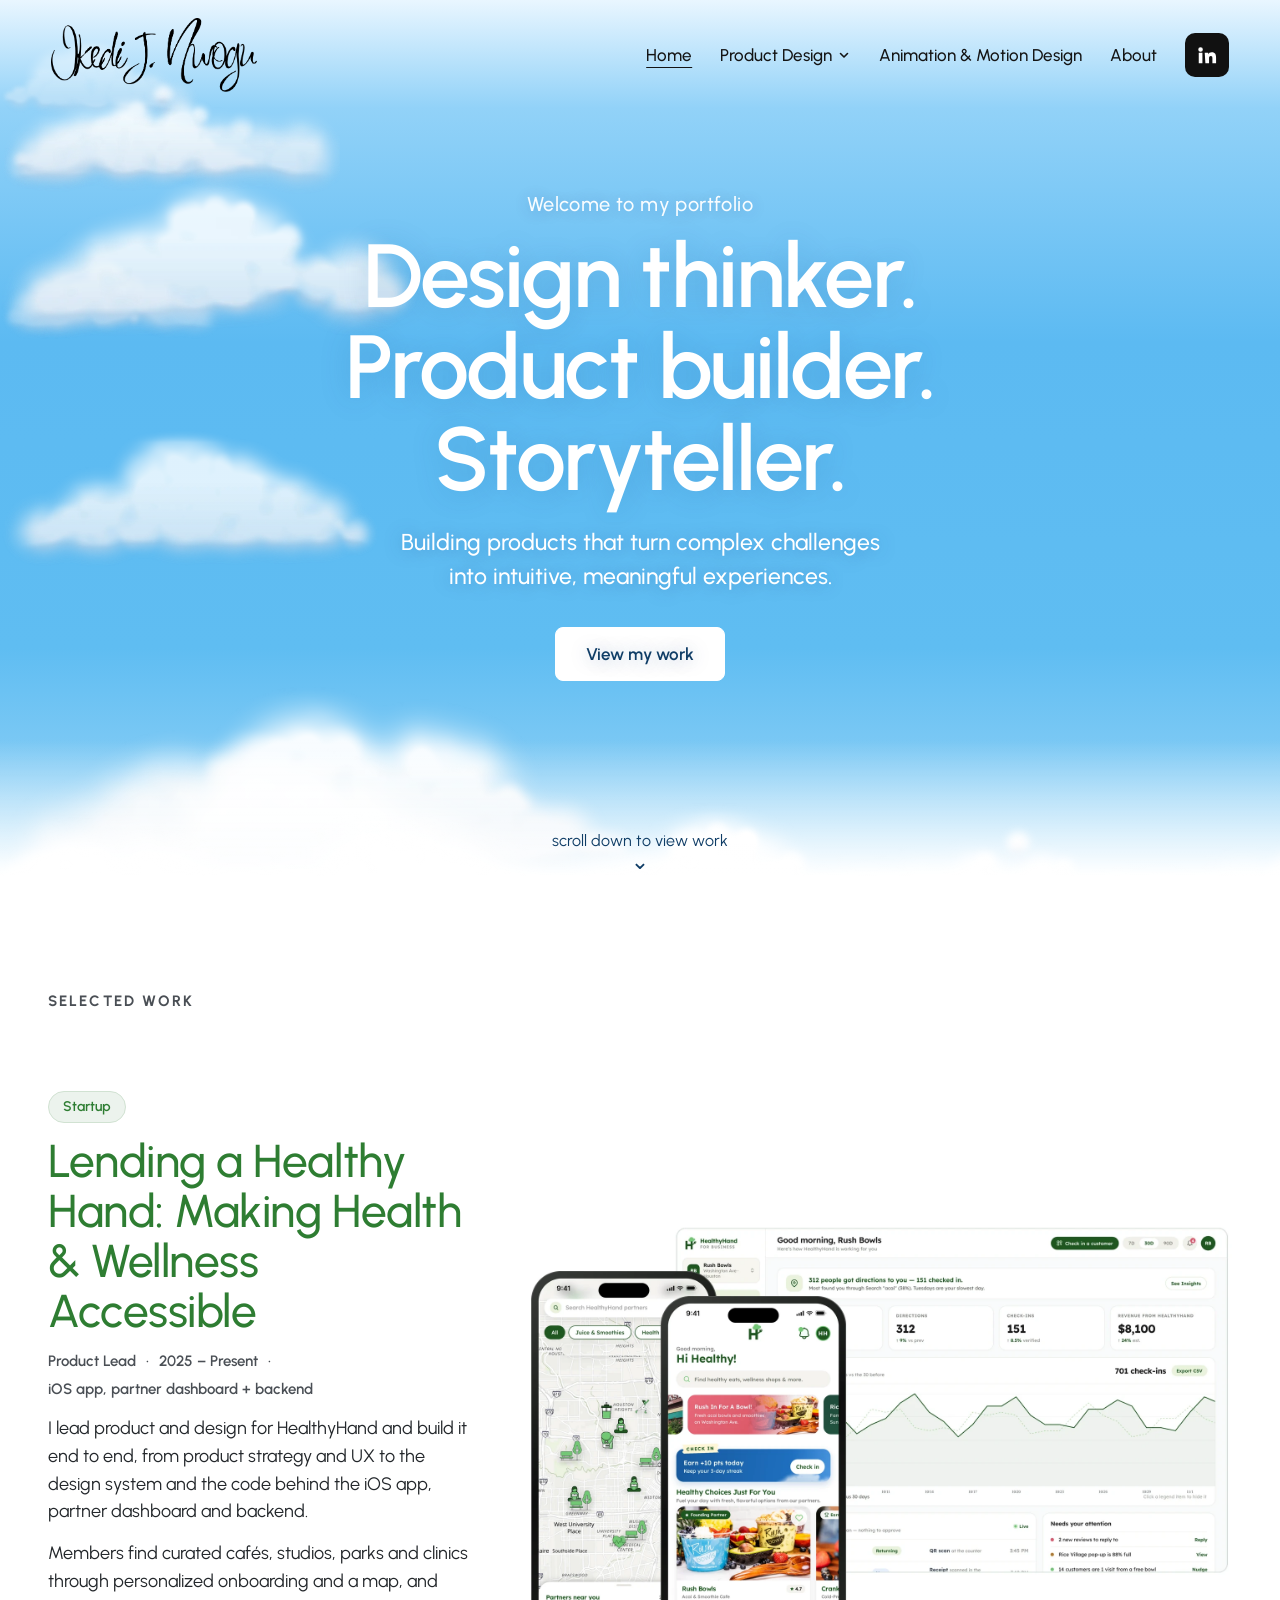
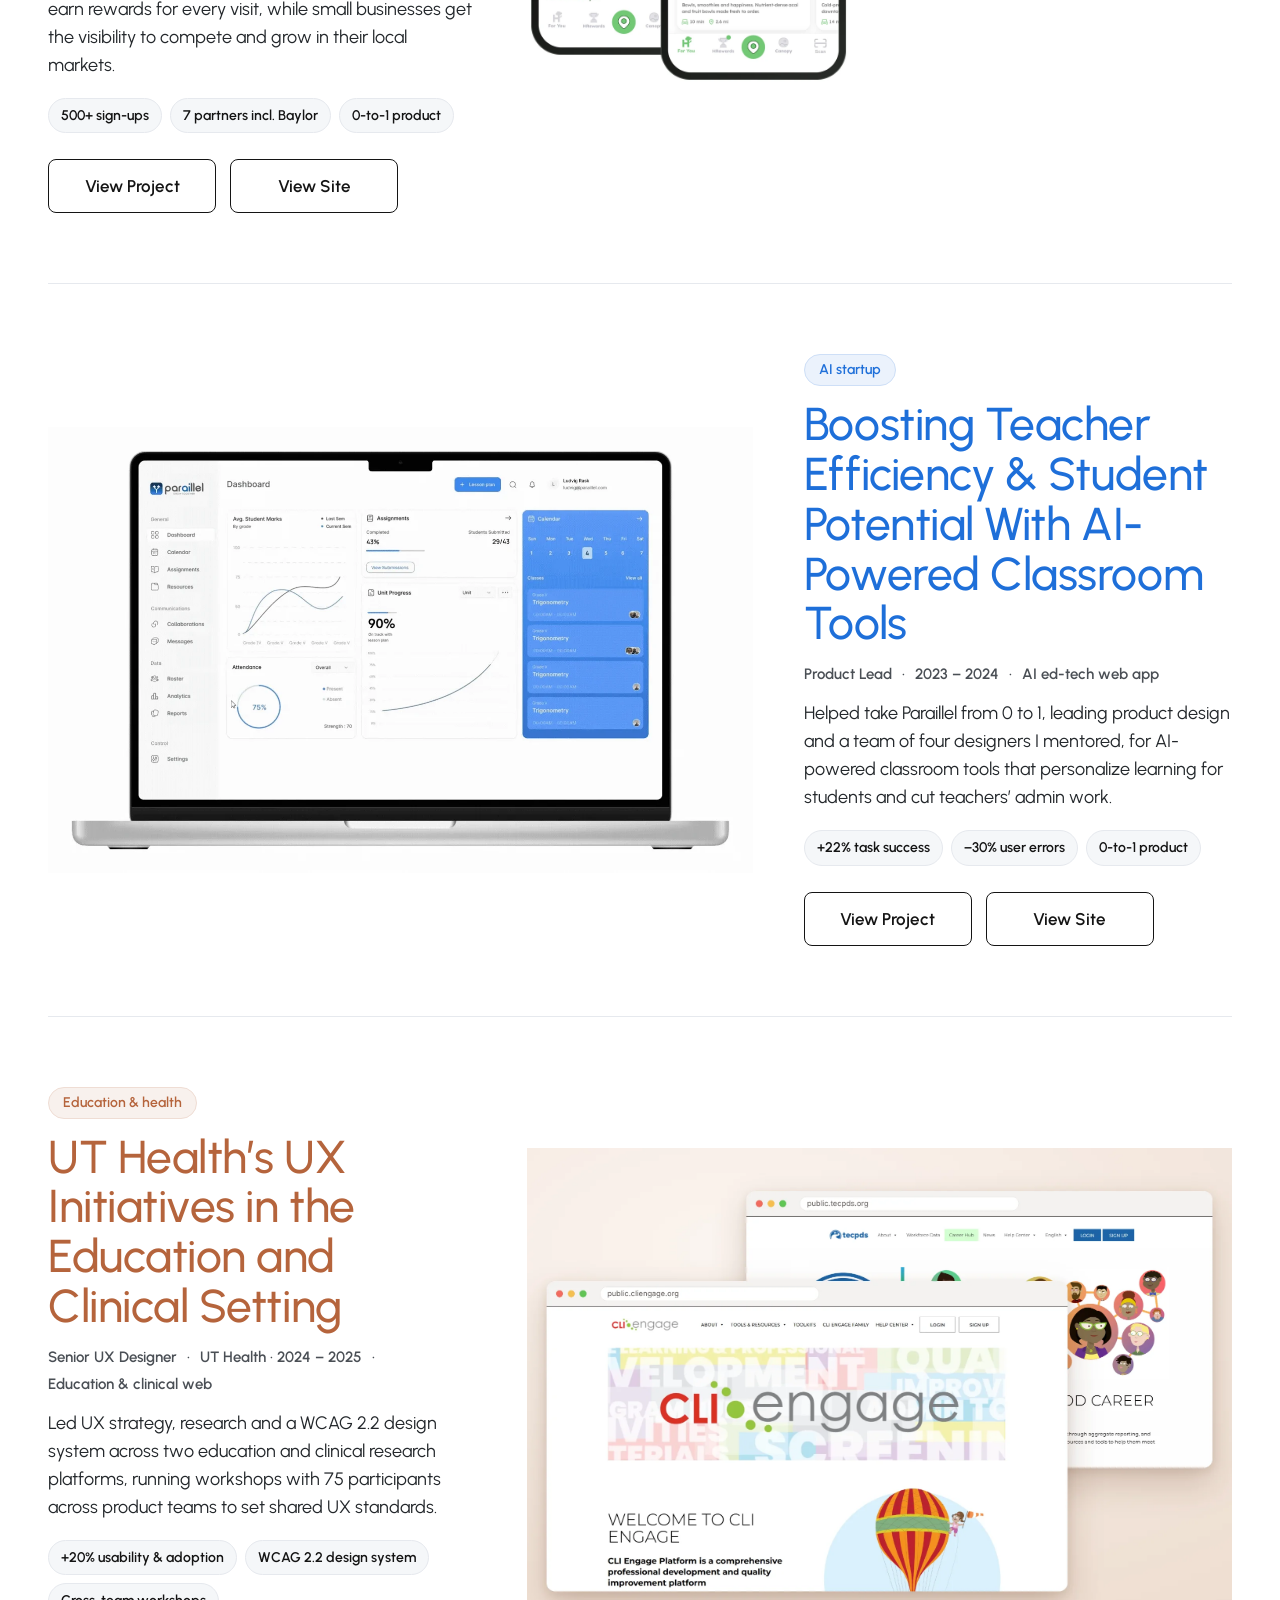
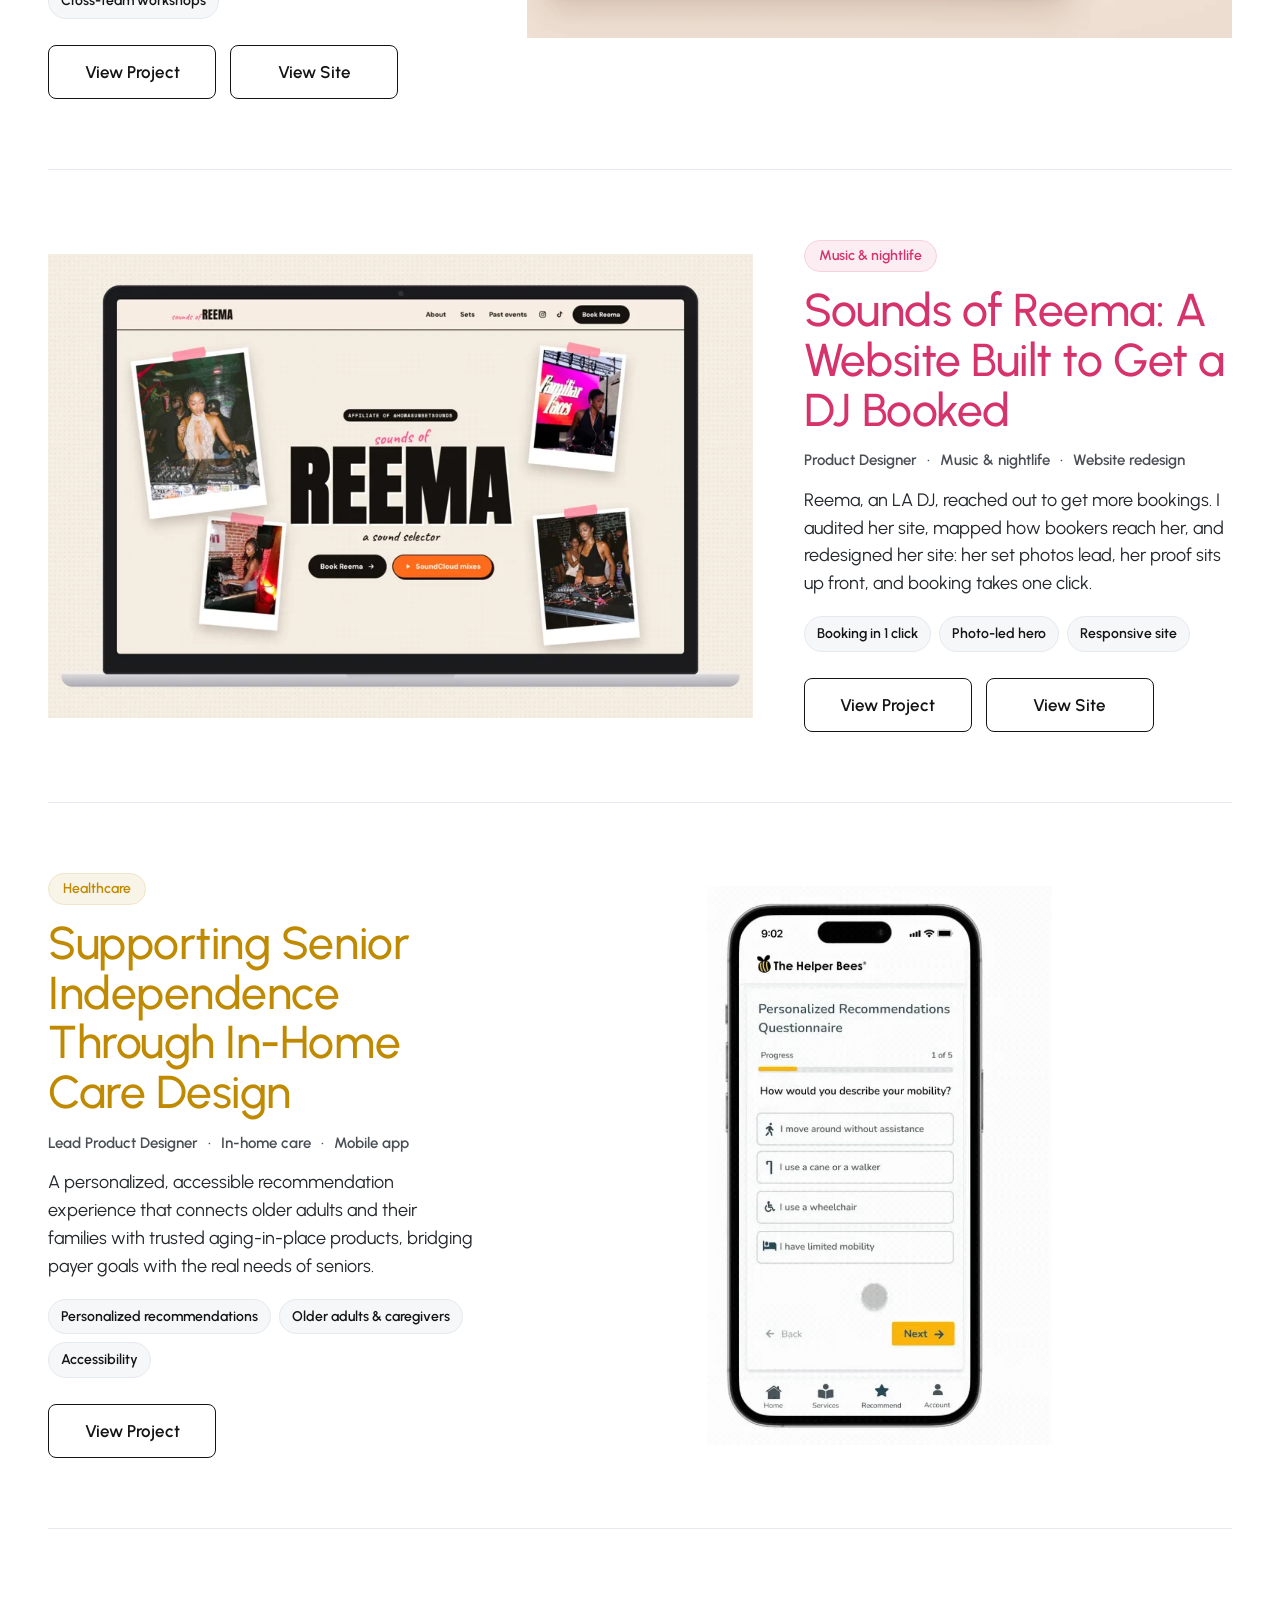
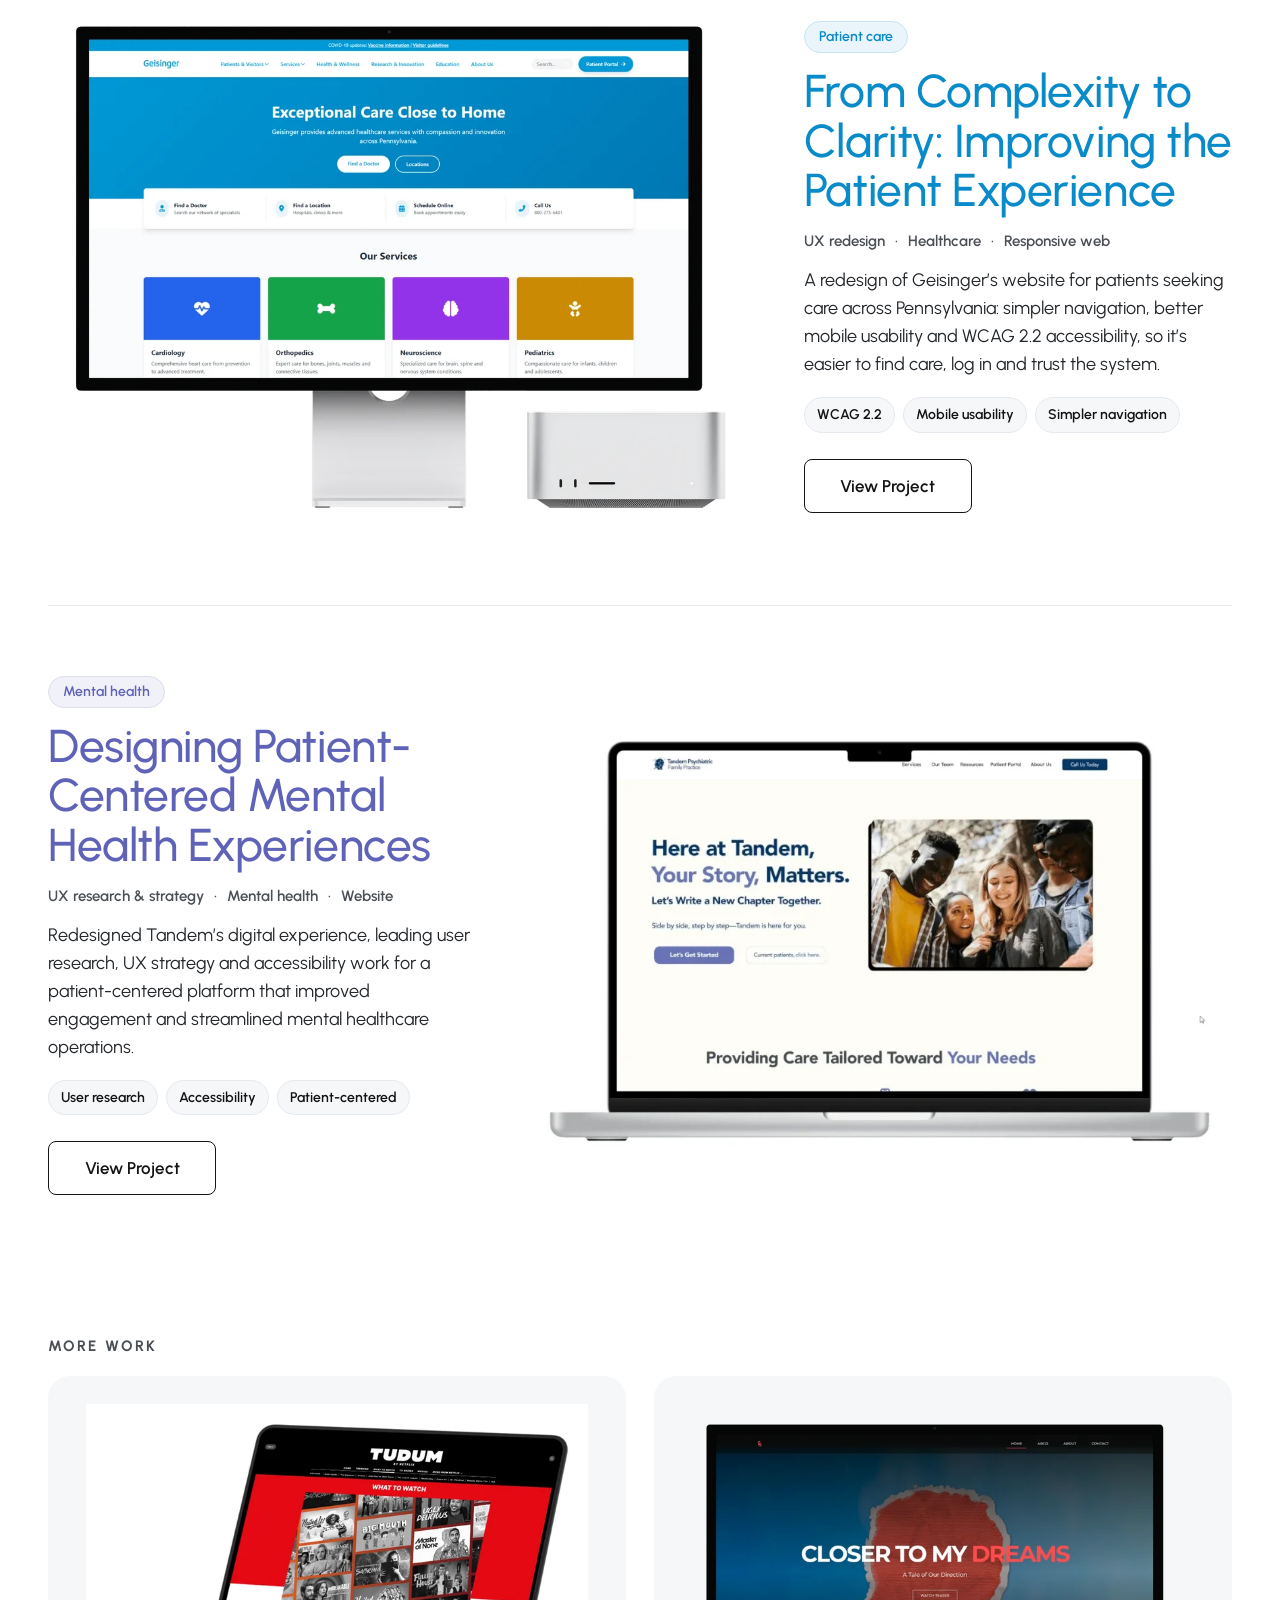
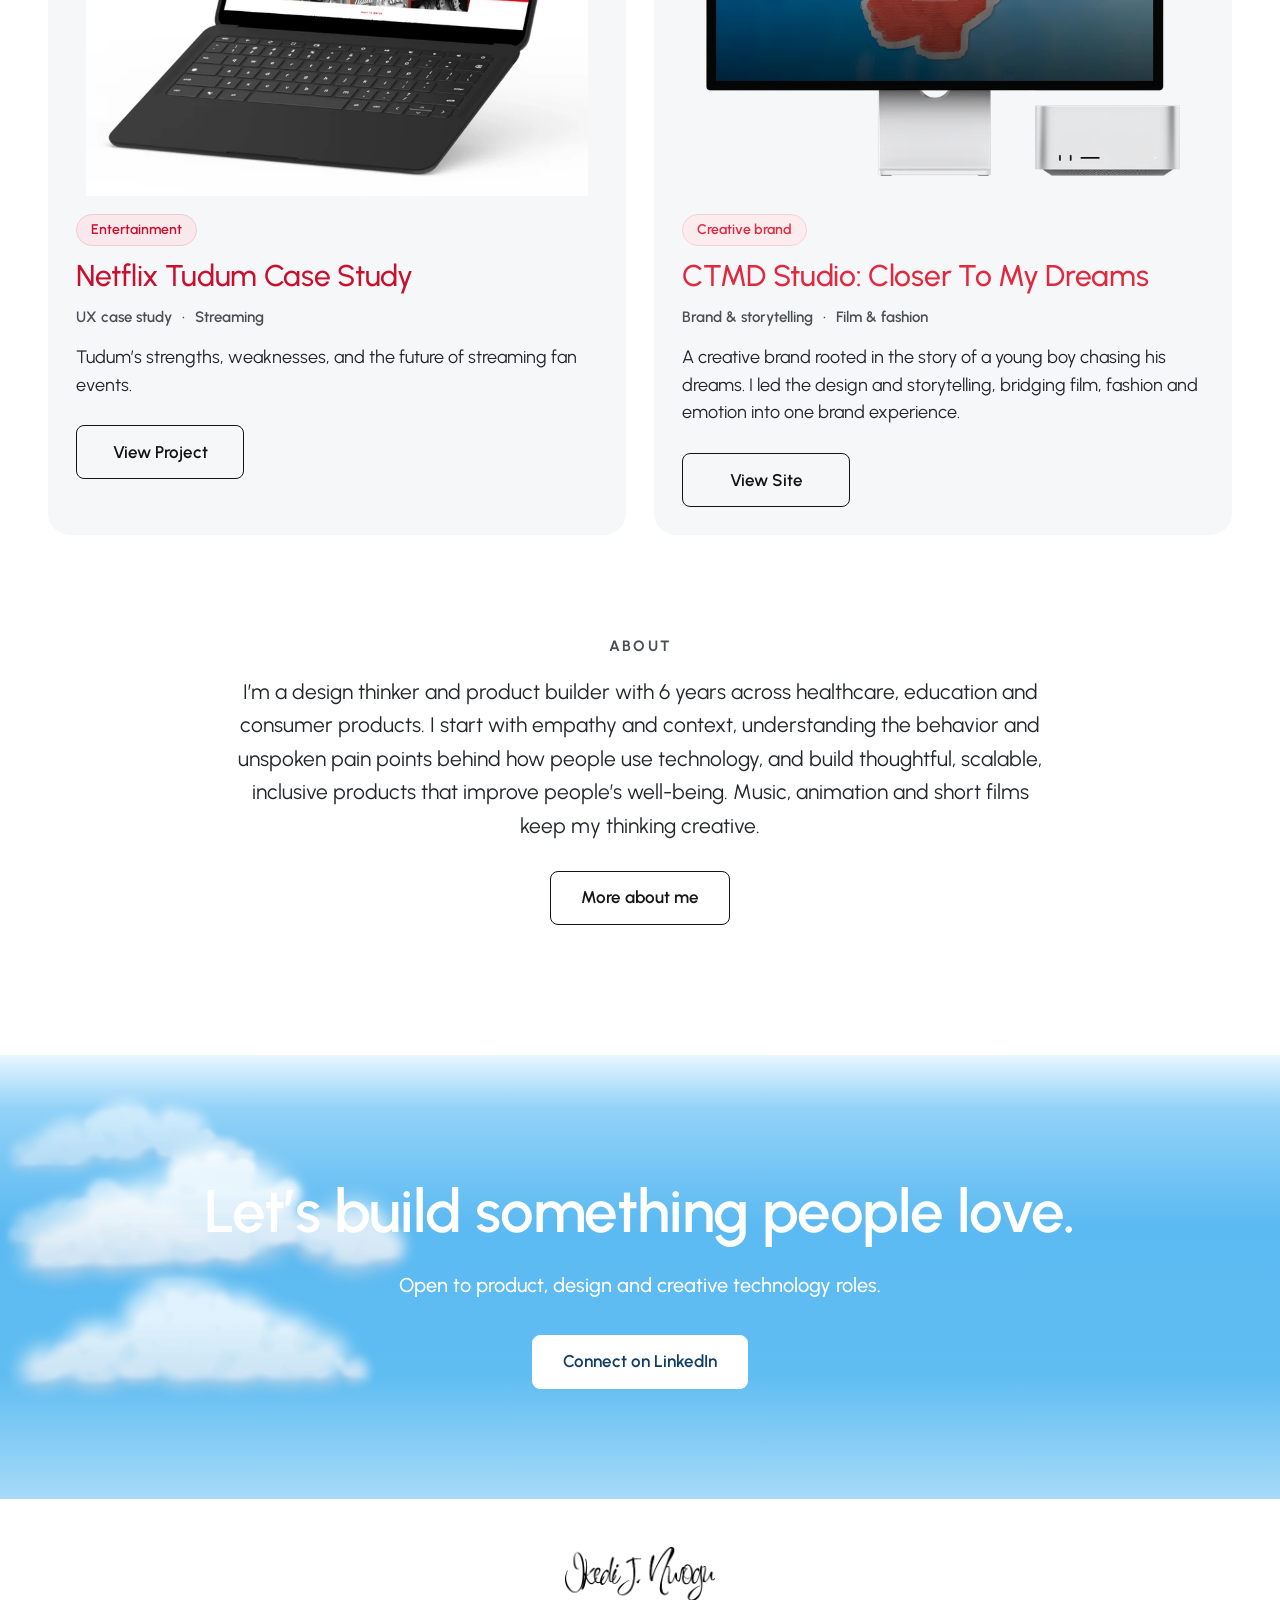
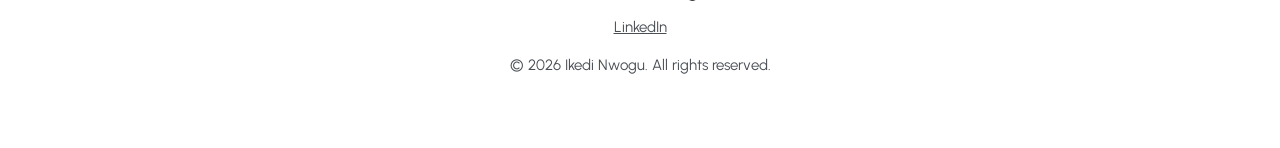
<file: index.html>
<!doctype html>
<html lang="en">
<head>
<meta charset="utf-8">
<meta name="viewport" content="width=device-width, initial-scale=1">
<title>Ikedi J. Nwogu · Design thinker, product builder, storyteller</title>
<meta name="description" content="Ikedi (Justice) Nwogu builds products that turn complex challenges into intuitive, meaningful experiences.">
<meta property="og:title" content="Ikedi J. Nwogu · Design thinker, product builder, storyteller">
<meta property="og:description" content="Ikedi (Justice) Nwogu builds products that turn complex challenges into intuitive, meaningful experiences.">
<meta property="og:image" content="https://www.ijnwogu.com/assets/img/og.jpg">
<meta property="og:url" content="https://www.ijnwogu.com/">
<meta name="twitter:card" content="summary_large_image">
<link rel="icon" href="assets/img/favicon.png">
<link rel="preload" href="assets/fonts/urbanist-latin-500-normal.woff2" as="font" type="font/woff2" crossorigin>
<link rel="stylesheet" href="css/site.css">
</head>
<body class="v-a">
<a class="skip" href="#main">Skip to content</a>
<header class="nav">
  <a class="logo" href="index.html" aria-label="Ikedi J. Nwogu, home"><img src="assets/img/signature.png" alt="Ikedi J. Nwogu" width="631" height="227"></a>
  <nav aria-label="Main">
    <a href="index.html" aria-current="page">Home</a>
    <div class="dd">
      <button class="dd-btn" aria-expanded="false" aria-controls="dd-cases">Product Design<svg viewBox="0 0 12 12" aria-hidden="true"><path d="M2.5 4.5 6 8l3.5-3.5" fill="none" stroke="currentColor" stroke-width="1.6" stroke-linecap="round" stroke-linejoin="round"/></svg></button>
      <div class="dd-menu" id="dd-cases"><a href="projects/healthyhand.html">Healthy Hand</a><a href="projects/paraillel.html">Paraillel</a><a href="projects/cli.html">UT Health X CLI</a><a href="projects/reema.html">Sounds of Reema</a><a href="projects/helper-bees.html">The Helper Bees</a><a href="https://ikejustis.github.io/geisinger-redesign/" target="_blank" rel="noopener">Geisinger</a><a href="projects/tandem.html">Tandem</a><a href="projects/tudum.html">Netflix Tudum Case Study</a></div>
    </div>
    <a href="motion.html">Animation &amp; Motion Design</a>
    <a href="about.html">About</a>
    <a class="li" href="https://www.linkedin.com/in/ikedi-j-nwogu-963736201/" target="_blank" rel="noopener" aria-label="LinkedIn"><svg viewBox="0 0 24 24" aria-hidden="true"><path fill="currentColor" d="M4.98 3.5a2.5 2.5 0 110 5 2.5 2.5 0 010-5zM3 9.5h4V21H3zM9.5 9.5h3.8v1.6h.06c.53-1 1.83-2.06 3.77-2.06 4.03 0 4.77 2.65 4.77 6.1V21h-4v-5.1c0-1.22-.02-2.78-1.7-2.78-1.7 0-1.96 1.33-1.96 2.7V21h-4z"/></svg></a>
  </nav>
</header>
<section class="sky hero" aria-label="Introduction">
  <div class="skyfx" aria-hidden="true">
  <div class="layer far" data-depth=".25"><img class="dc" src="assets/img/sky/cloud-0.webp" alt="" style="--top:14%;--w:260px;--dur:140s;--delay:-20s;--o:0.55"><img class="dc" src="assets/img/sky/cloud-3.webp" alt="" style="--top:30%;--w:220px;--dur:160s;--delay:-95s;--o:0.45"><img class="dc" src="assets/img/sky/cloud-5.webp" alt="" style="--top:8%;--w:200px;--dur:150s;--delay:-60s;--o:0.4"></div>
  <div class="layer mid" data-depth=".6"><img class="dc" src="assets/img/sky/cloud-1.webp" alt="" style="--top:22%;--w:420px;--dur:95s;--delay:-10s;--o:0.85"><img class="dc" src="assets/img/sky/cloud-2.webp" alt="" style="--top:48%;--w:380px;--dur:110s;--delay:-70s;--o:0.8"><img class="dc" src="assets/img/sky/cloud-4.webp" alt="" style="--top:12%;--w:340px;--dur:100s;--delay:-45s;--o:0.75"></div>
  <div class="layer near" data-depth="1"><img class="dc" src="assets/img/sky/cloud-0.webp" alt="" style="--top:74%;--w:640px;--dur:70s;--delay:-30s;--o:0.95"><img class="dc" src="assets/img/sky/cloud-2.webp" alt="" style="--top:80%;--w:560px;--dur:80s;--delay:-5s;--o:0.9"></div></div>
<div class="bank" aria-hidden="true"><img src="assets/img/sky/cloud-0.webp" alt="" style="--i:0"><img src="assets/img/sky/cloud-2.webp" alt="" style="--i:1"><img src="assets/img/sky/cloud-1.webp" alt="" style="--i:2"><img src="assets/img/sky/cloud-4.webp" alt="" style="--i:3"><img src="assets/img/sky/cloud-0.webp" alt="" style="--i:4"></div>
  <div class="hero-in">
    <p class="eyebrow">Welcome to my portfolio</p>
    <h1>Design thinker.<br>Product builder.<br>Storyteller.</h1>
    <p class="lede">Building products that turn complex challenges into intuitive, meaningful experiences.</p>
    <div class="hero-btns"><a class="btn solid" href="#work">View my work</a></div>
  </div>
  <a class="scroll" href="#work">scroll down to view work<span aria-hidden="true">⌄</span></a>
</section>
<main id="main" class="work">
  <span id="work" class="anchor"></span>
  <h2 class="sec">Selected work</h2>
  <article class="row" id="healthyhand"><div class="txt"><p class="pill" style="--c:#2E7D32">Startup</p><h3 class="ttl" style="color:#2E7D32">Lending a Healthy Hand: Making Health &amp; Wellness Accessible</h3><p class="meta">Product Lead<span aria-hidden="true">·</span>2025 – Present<span aria-hidden="true">·</span>iOS app, partner dashboard + backend</p><p class="body">I lead product and design for HealthyHand and build it end to end, from product strategy and UX to the design system and the code behind the iOS app, partner dashboard and backend.</p><p class="body">Members find curated cafés, studios, parks and clinics through personalized onboarding and a map, and earn rewards for every visit, while small businesses get the visibility to compete and grow in their local markets.</p><ul class="chips"><li>500+ sign-ups</li><li>7 partners incl. Baylor</li><li>0-to-1 product</li></ul><div class="btns"><a class="btn" href="projects/healthyhand.html">View Project</a><a class="btn" href="https://www.healthyhand.co" target="_blank" rel="noopener">View Site</a></div></div><div class="pic"><img class="shot" src="assets/img/healthyhand.webp" alt="HealthyHand For You and Map screens on two iPhones in front of the partner business dashboard" loading="lazy" decoding="async"></div></article><article class="row flip" id="paraillel"><div class="txt"><p class="pill" style="--c:#1E6FD9">AI startup</p><h3 class="ttl" style="color:#1E6FD9">Boosting Teacher Efficiency &amp; Student Potential With AI-Powered Classroom Tools</h3><p class="meta">Product Lead<span aria-hidden="true">·</span>2023 – 2024<span aria-hidden="true">·</span>AI ed-tech web app</p><p class="body">Helped take Paraillel from 0 to 1, leading product design and a team of four designers I mentored, for AI-powered classroom tools that personalize learning for students and cut teachers’ admin work.</p><ul class="chips"><li>+22% task success</li><li>−30% user errors</li><li>0-to-1 product</li></ul><div class="btns"><a class="btn" href="projects/paraillel.html">View Project</a><a class="btn" href="https://paraillel.com/" target="_blank" rel="noopener">View Site</a></div></div><div class="pic"><video class="shot" src="assets/video/paraillel.mp4" poster="assets/img/paraillel.webp" autoplay muted loop playsinline preload="metadata" aria-label="Walkthrough of the Paraillel teacher dashboard and assignments on a laptop"></video></div></article><article class="row" id="cli"><div class="txt"><p class="pill" style="--c:#B5643C">Education &amp; health</p><h3 class="ttl" style="color:#B5643C">UT Health’s UX Initiatives in the Education and Clinical Setting</h3><p class="meta">Senior UX Designer<span aria-hidden="true">·</span>UT Health · 2024 – 2025<span aria-hidden="true">·</span>Education &amp; clinical web</p><p class="body">Led UX strategy, research and a WCAG 2.2 design system across two education and clinical research platforms, running workshops with 75 participants across product teams to set shared UX standards.</p><ul class="chips"><li>+20% usability &amp; adoption</li><li>WCAG 2.2 design system</li><li>Cross-team workshops</li></ul><div class="btns"><a class="btn" href="projects/cli.html">View Project</a><a class="btn" href="https://public.cliengage.org/" target="_blank" rel="noopener">View Site</a></div></div><div class="pic"><img class="shot" src="assets/img/cli/hero-platforms.webp" alt="CLI Engage and TECPDS, the two platforms I designed for, in browser windows" loading="lazy" decoding="async"></div></article><article class="row flip" id="reema"><div class="txt"><p class="pill" style="--c:#D6336C">Music &amp; nightlife</p><h3 class="ttl" style="color:#D6336C">Sounds of Reema: A Website Built to Get a DJ Booked</h3><p class="meta">Product Designer<span aria-hidden="true">·</span>Music &amp; nightlife<span aria-hidden="true">·</span>Website redesign</p><p class="body">Reema, an LA DJ, reached out to get more bookings. I audited her site, mapped how bookers reach her, and redesigned her site: her set photos lead, her proof sits up front, and booking takes one click.</p><ul class="chips"><li>Booking in 1 click</li><li>Photo-led hero</li><li>Responsive site</li></ul><div class="btns"><a class="btn" href="projects/reema.html">View Project</a><a class="btn" href="https://soundsofreema.com/" target="_blank" rel="noopener">View Site</a></div></div><div class="pic"><img class="shot" src="assets/img/reema.webp" alt="The redesigned Sounds of Reema site on a laptop" loading="lazy" decoding="async"></div></article><article class="row" id="helperbees"><div class="txt"><p class="pill" style="--c:#C08A00">Healthcare</p><h3 class="ttl" style="color:#C08A00">Supporting Senior Independence Through In-Home Care Design</h3><p class="meta">Lead Product Designer<span aria-hidden="true">·</span>In-home care<span aria-hidden="true">·</span>Mobile app</p><p class="body">A personalized, accessible recommendation experience that connects older adults and their families with trusted aging-in-place products, bridging payer goals with the real needs of seniors.</p><ul class="chips"><li>Personalized recommendations</li><li>Older adults &amp; caregivers</li><li>Accessibility</li></ul><div class="btns"><a class="btn" href="projects/helper-bees.html">View Project</a></div></div><div class="pic"><video class="shot tall" src="assets/video/hb-flow.mp4" poster="assets/img/hb/flow-poster.webp" autoplay muted loop playsinline preload="metadata" aria-label="The Helper Bees recommendations questionnaire on an iPhone, step by step"></video></div></article><article class="row flip" id="geisinger"><div class="txt"><p class="pill" style="--c:#0A8BC9">Patient care</p><h3 class="ttl" style="color:#0A8BC9">From Complexity to Clarity: Improving the Patient Experience</h3><p class="meta">UX redesign<span aria-hidden="true">·</span>Healthcare<span aria-hidden="true">·</span>Responsive web</p><p class="body">A redesign of Geisinger’s website for patients seeking care across Pennsylvania: simpler navigation, better mobile usability and WCAG 2.2 accessibility, so it’s easier to find care, log in and trust the system.</p><ul class="chips"><li>WCAG 2.2</li><li>Mobile usability</li><li>Simpler navigation</li></ul><div class="btns"><a class="btn" href="https://ikejustis.github.io/geisinger-redesign/" target="_blank" rel="noopener">View Project</a></div></div><div class="pic"><img class="shot" src="assets/img/geisinger.webp" alt="Redesigned Geisinger website on a desktop monitor" loading="lazy" decoding="async"></div></article><article class="row" id="tandem"><div class="txt"><p class="pill" style="--c:#5F63B8">Mental health</p><h3 class="ttl" style="color:#5F63B8">Designing Patient-Centered Mental Health Experiences</h3><p class="meta">UX research &amp; strategy<span aria-hidden="true">·</span>Mental health<span aria-hidden="true">·</span>Website</p><p class="body">Redesigned Tandem’s digital experience, leading user research, UX strategy and accessibility work for a patient-centered platform that improved engagement and streamlined mental healthcare operations.</p><ul class="chips"><li>User research</li><li>Accessibility</li><li>Patient-centered</li></ul><div class="btns"><a class="btn" href="projects/tandem.html">View Project</a></div></div><div class="pic"><img class="shot" src="assets/img/tandem.webp" alt="Tandem Psychiatric website on a laptop" loading="lazy" decoding="async"></div></article>
  <section class="more" aria-labelledby="more-h"><h2 id="more-h" class="sec">More work</h2><div class="more-grid"><article class="mini" id="tudum"><div class="pic"><img class="shot" src="assets/img/tudum.webp" alt="Netflix Tudum site on a laptop" loading="lazy" decoding="async"></div><div class="txt"><p class="pill" style="--c:#C8102E">Entertainment</p><h3 class="ttl" style="color:#C8102E">Netflix Tudum Case Study</h3><p class="meta">UX case study<span aria-hidden="true">·</span>Streaming</p><p class="body">Tudum’s strengths, weaknesses, and the future of streaming fan events.</p><div class="btns"><a class="btn" href="projects/tudum.html">View Project</a></div></div></article><article class="mini" id="ctmd"><div class="pic"><img class="shot" src="assets/img/ctmd.webp" alt="CTMD Studio website on a desktop monitor" loading="lazy" decoding="async"></div><div class="txt"><p class="pill" style="--c:#E0283F">Creative brand</p><h3 class="ttl" style="color:#E0283F">CTMD Studio: Closer To My Dreams</h3><p class="meta">Brand &amp; storytelling<span aria-hidden="true">·</span>Film &amp; fashion</p><p class="body">A creative brand rooted in the story of a young boy chasing his dreams. I led the design and storytelling, bridging film, fashion and emotion into one brand experience.</p><div class="btns"><a class="btn" href="https://www.ctmdstudio.com/#home-section" target="_blank" rel="noopener">View Site</a></div></div></article></div></section>
  <section class="about" aria-labelledby="about-h">
    <h2 id="about-h" class="sec">About</h2>
    <p>I’m a design thinker and product builder with 6 years across healthcare, education and consumer products. I start with empathy and context, understanding the behavior and unspoken pain points behind how people use technology, and build thoughtful, scalable, inclusive products that improve people’s well-being. Music, animation and short films keep my thinking creative.</p>
    <a class="btn" href="about.html">More about me</a>
  </section>
</main>
<section class="sky contact" aria-labelledby="contact-h">
  <div class="skyfx" aria-hidden="true">
  <div class="layer far" data-depth=".25"><img class="dc" src="assets/img/sky/cloud-0.webp" alt="" style="--top:14%;--w:260px;--dur:140s;--delay:-20s;--o:0.55"><img class="dc" src="assets/img/sky/cloud-3.webp" alt="" style="--top:30%;--w:220px;--dur:160s;--delay:-95s;--o:0.45"></div>
  <div class="layer mid" data-depth=".6"><img class="dc" src="assets/img/sky/cloud-1.webp" alt="" style="--top:22%;--w:420px;--dur:95s;--delay:-10s;--o:0.85"><img class="dc" src="assets/img/sky/cloud-2.webp" alt="" style="--top:48%;--w:380px;--dur:110s;--delay:-70s;--o:0.8"></div></div>
  <h2 id="contact-h">Let’s build something people love.</h2>
  <p>Open to product, design and creative technology roles.</p>
  <div class="hero-btns"><a class="btn solid" href="https://www.linkedin.com/in/ikedi-j-nwogu-963736201/" target="_blank" rel="noopener">Connect on LinkedIn</a></div>
</section>
<footer class="foot">
  <img src="assets/img/signature.png" alt="Ikedi J. Nwogu" width="631" height="227">
  <p><a class="foot-li" href="https://www.linkedin.com/in/ikedi-j-nwogu-963736201/" target="_blank" rel="noopener">LinkedIn</a></p>
  <p>© <span id="yr">2026</span> Ikedi Nwogu. All rights reserved.</p>
</footer>
<script>
document.getElementById('yr').textContent = new Date().getFullYear();
/* Every page opens at the top: clicking a project, in the list or the dropdown, starts its case study
   from the beginning. Links to a section (#…) and the browser's Back button keep their place. */
(function () {
  var entry = performance.getEntriesByType && performance.getEntriesByType('navigation')[0];
  if (location.hash || (entry && entry.type !== 'navigate')) return;
  /* Keep putting it back at the top while the page settles, until the visitor scrolls themselves. */
  var moved = false;
  ['wheel', 'touchstart', 'keydown'].forEach(function (t) { addEventListener(t, function () { moved = true; }, { passive: true, once: true }); });
  function toTop() { if (!moved) window.scrollTo({ top: 0, left: 0, behavior: 'instant' }); }
  toTop(); addEventListener('load', function () { toTop(); setTimeout(toTop, 150); setTimeout(toTop, 450); });
})();
/* The logo goes to the top of the home page. On the home page itself it glides back up. */
(function () {
  var logo = document.querySelector('.logo');
  if (!logo) return;
  logo.addEventListener('click', function (e) {
    if (new URL(logo.href, location.href).pathname !== location.pathname) return;
    e.preventDefault();
    var still = matchMedia('(prefers-reduced-motion: reduce)').matches;
    window.scrollTo({ top: 0, behavior: still ? 'instant' : 'smooth' });
    if (location.hash) history.replaceState(null, '', location.pathname + location.search);
  });
})();
/* Product Design dropdown: opens on hover (desktop) and on tap or Enter;
   Escape or a click elsewhere closes it. */
(function () {
  var dd = document.querySelector('.dd'), btn = dd && dd.querySelector('.dd-btn');
  if (!btn) return;
  function set(open) { dd.classList.toggle('open', open); btn.setAttribute('aria-expanded', open); }
  btn.addEventListener('click', function () { set(!dd.classList.contains('open')); });
  document.addEventListener('click', function (e) { if (!dd.contains(e.target)) set(false); });
  document.addEventListener('keydown', function (e) { if (e.key === 'Escape' && dd.classList.contains('open')) { set(false); btn.focus(); } });
})();
/* Living sky parallax: each cloud layer moves with the mouse and the scroll by its depth. */
(function () {
  var layers = [].slice.call(document.querySelectorAll('.skyfx .layer'));
  if (!layers.length || matchMedia('(prefers-reduced-motion: reduce)').matches) return;
  var mx = 0, my = 0, queued = false;
  function apply() {
    queued = false;
    layers.forEach(function (l) {
      var d = +l.dataset.depth, top = l.parentNode.getBoundingClientRect().top;
      l.style.transform = 'translate3d(' + (mx * d * 28) + 'px,' + (my * d * 16 + Math.min(0, top) * d * .35) + 'px,0)';
    });
  }
  function queue() { if (!queued) { queued = true; requestAnimationFrame(apply); } }
  addEventListener('pointermove', function (e) { mx = e.clientX / innerWidth - .5; my = e.clientY / innerHeight - .5; queue(); }, { passive: true });
  addEventListener('scroll', queue, { passive: true });
})();
</script>
</body>
</html>
</file>
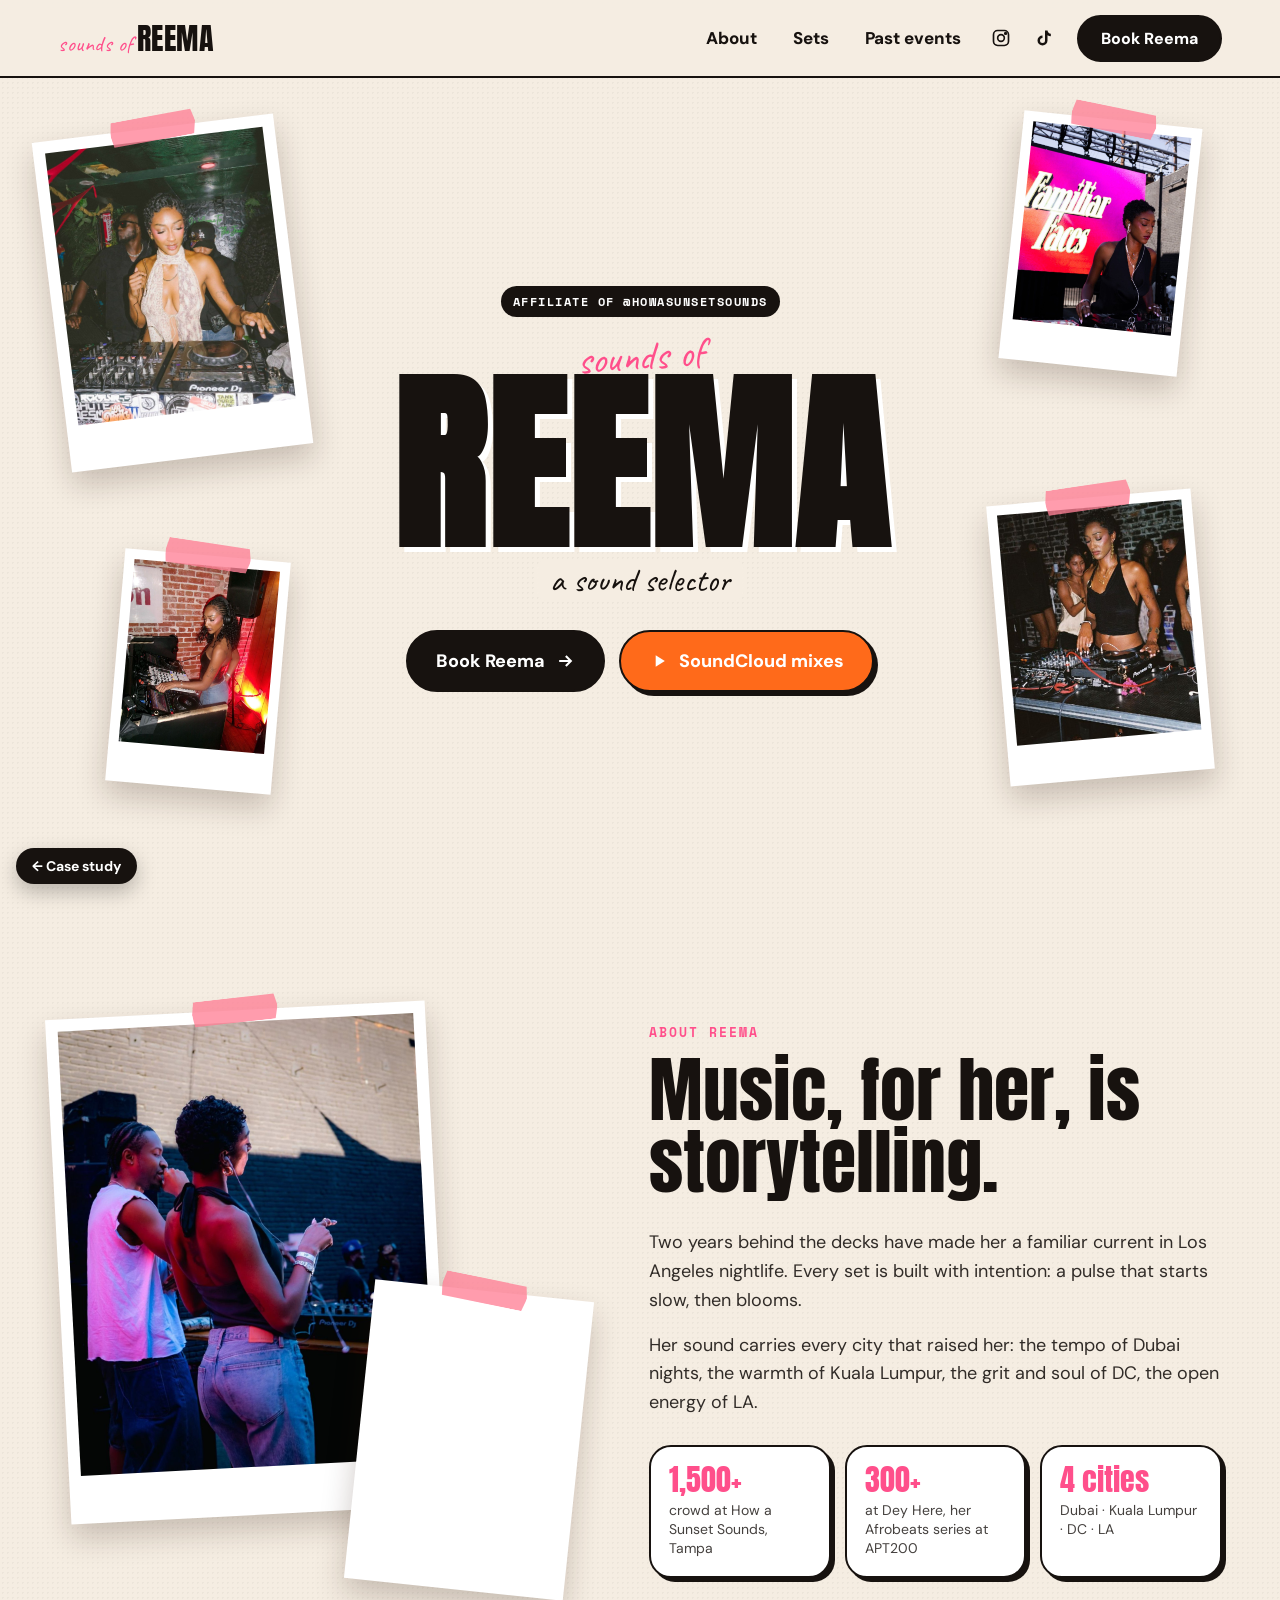
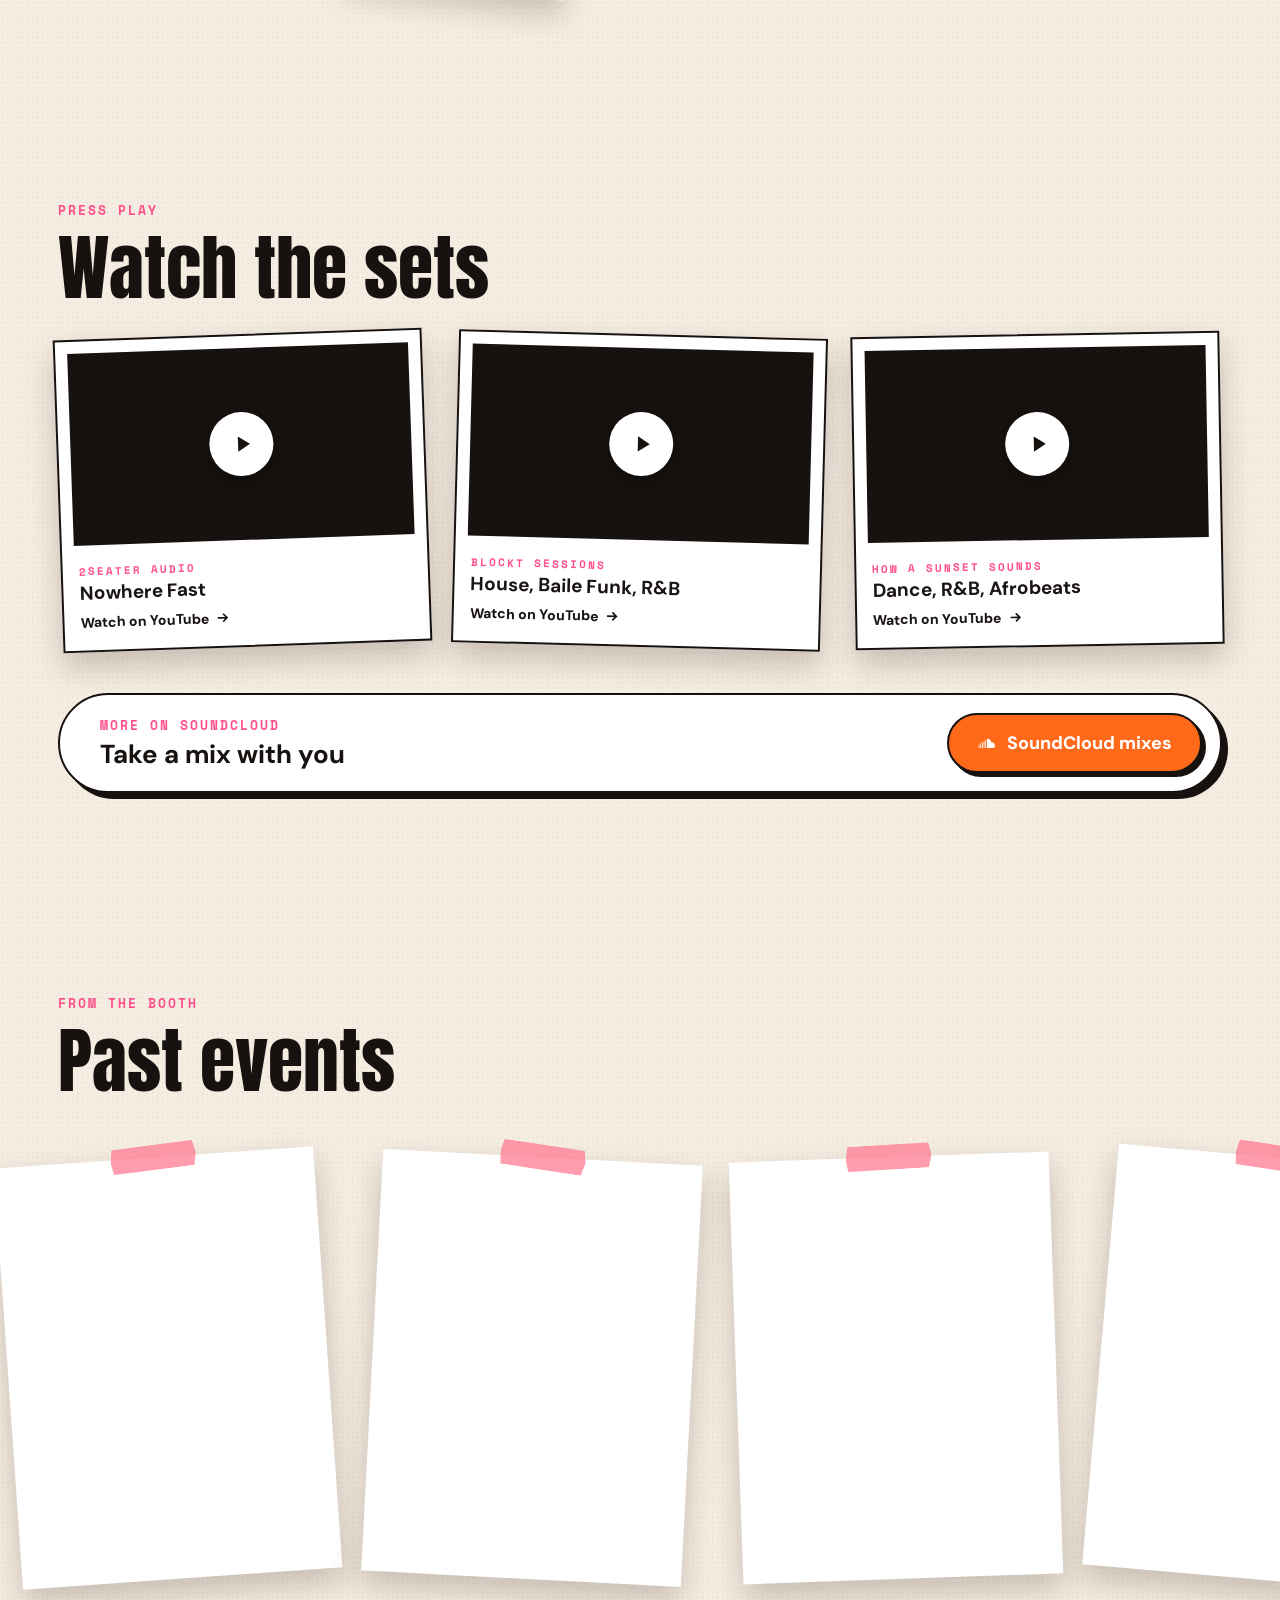
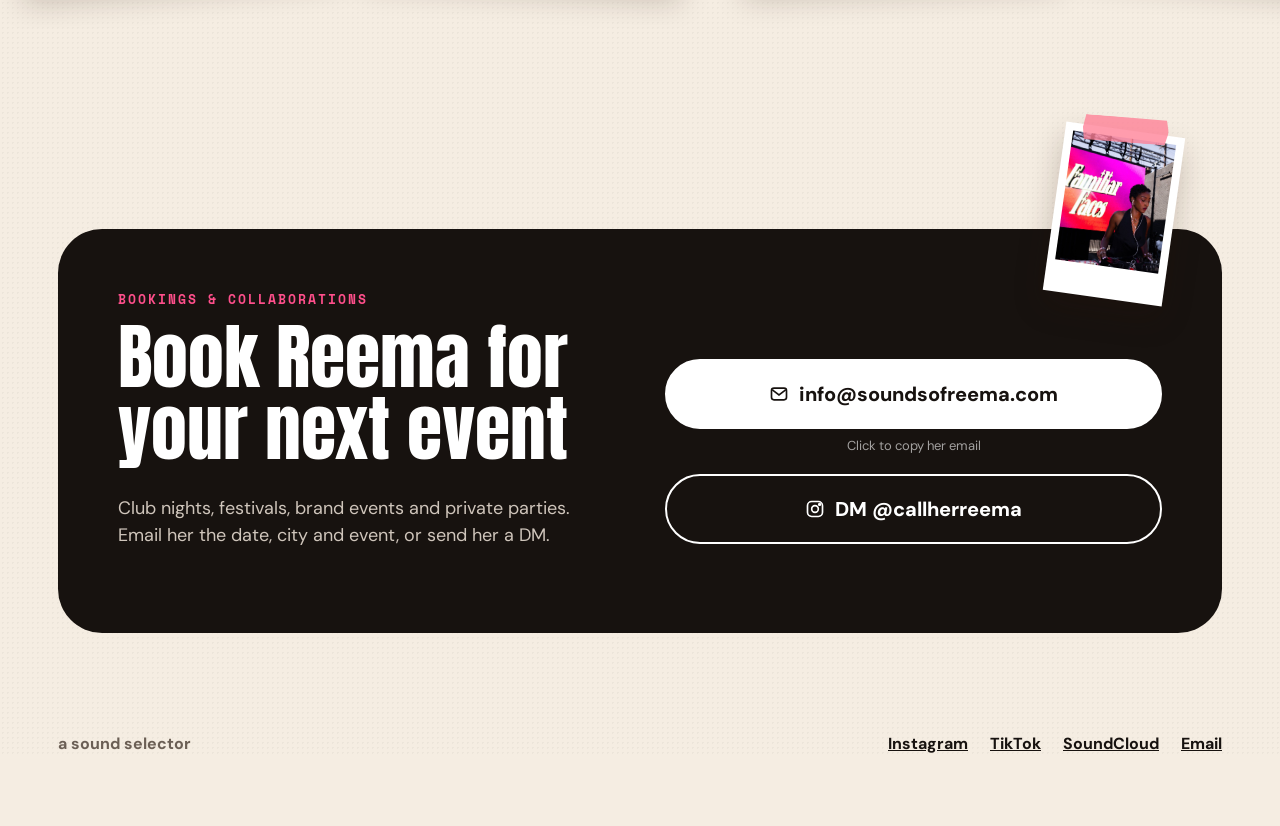
<file: projects/reema-prototype/index.html>
<!doctype html>
<html lang="en">
<head>
<meta charset="utf-8">
<title>Sounds of Reema · Moved</title>
<meta name="robots" content="noindex">
<link rel="canonical" href="../reema-site/">
<meta http-equiv="refresh" content="0; url=../reema-site/">
</head>
<body>
<p>This page moved to <a href="../reema-site/">the Sounds of Reema site</a>.</p>
</body>
</html>
</file>
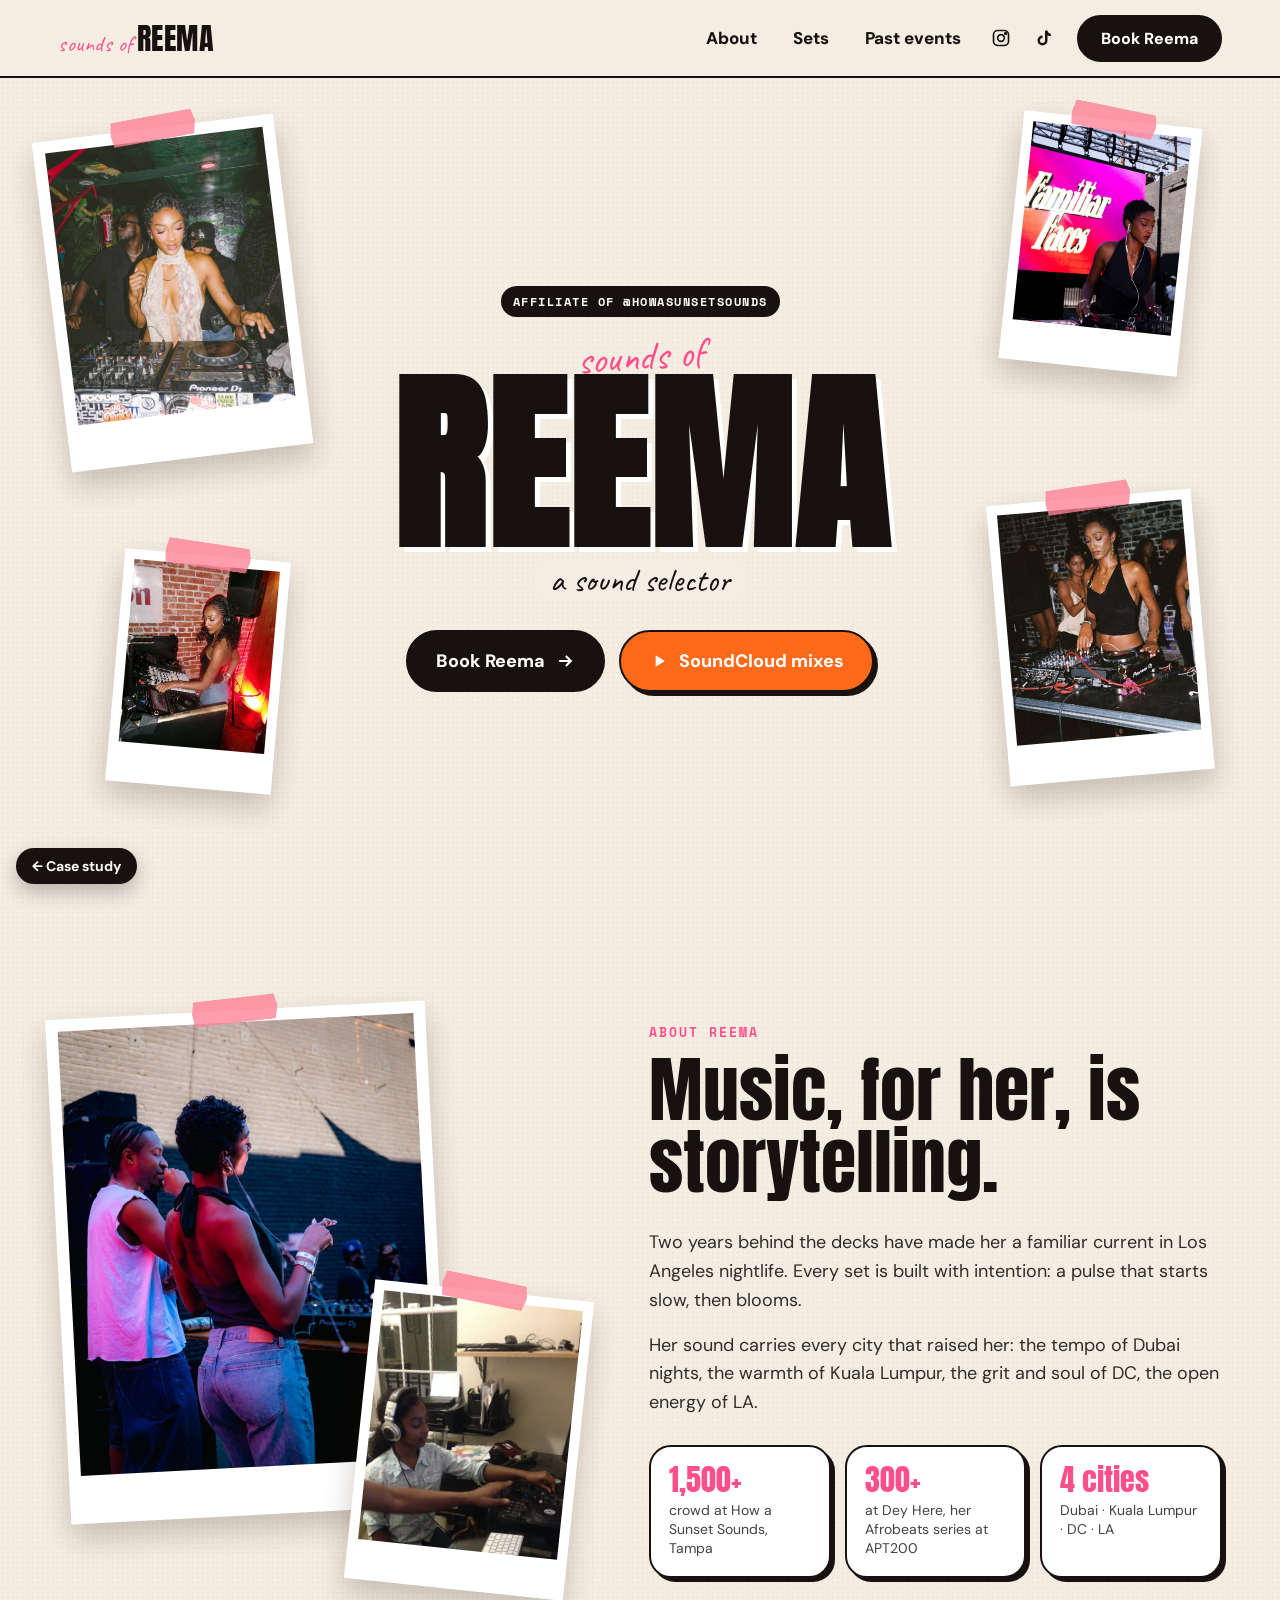
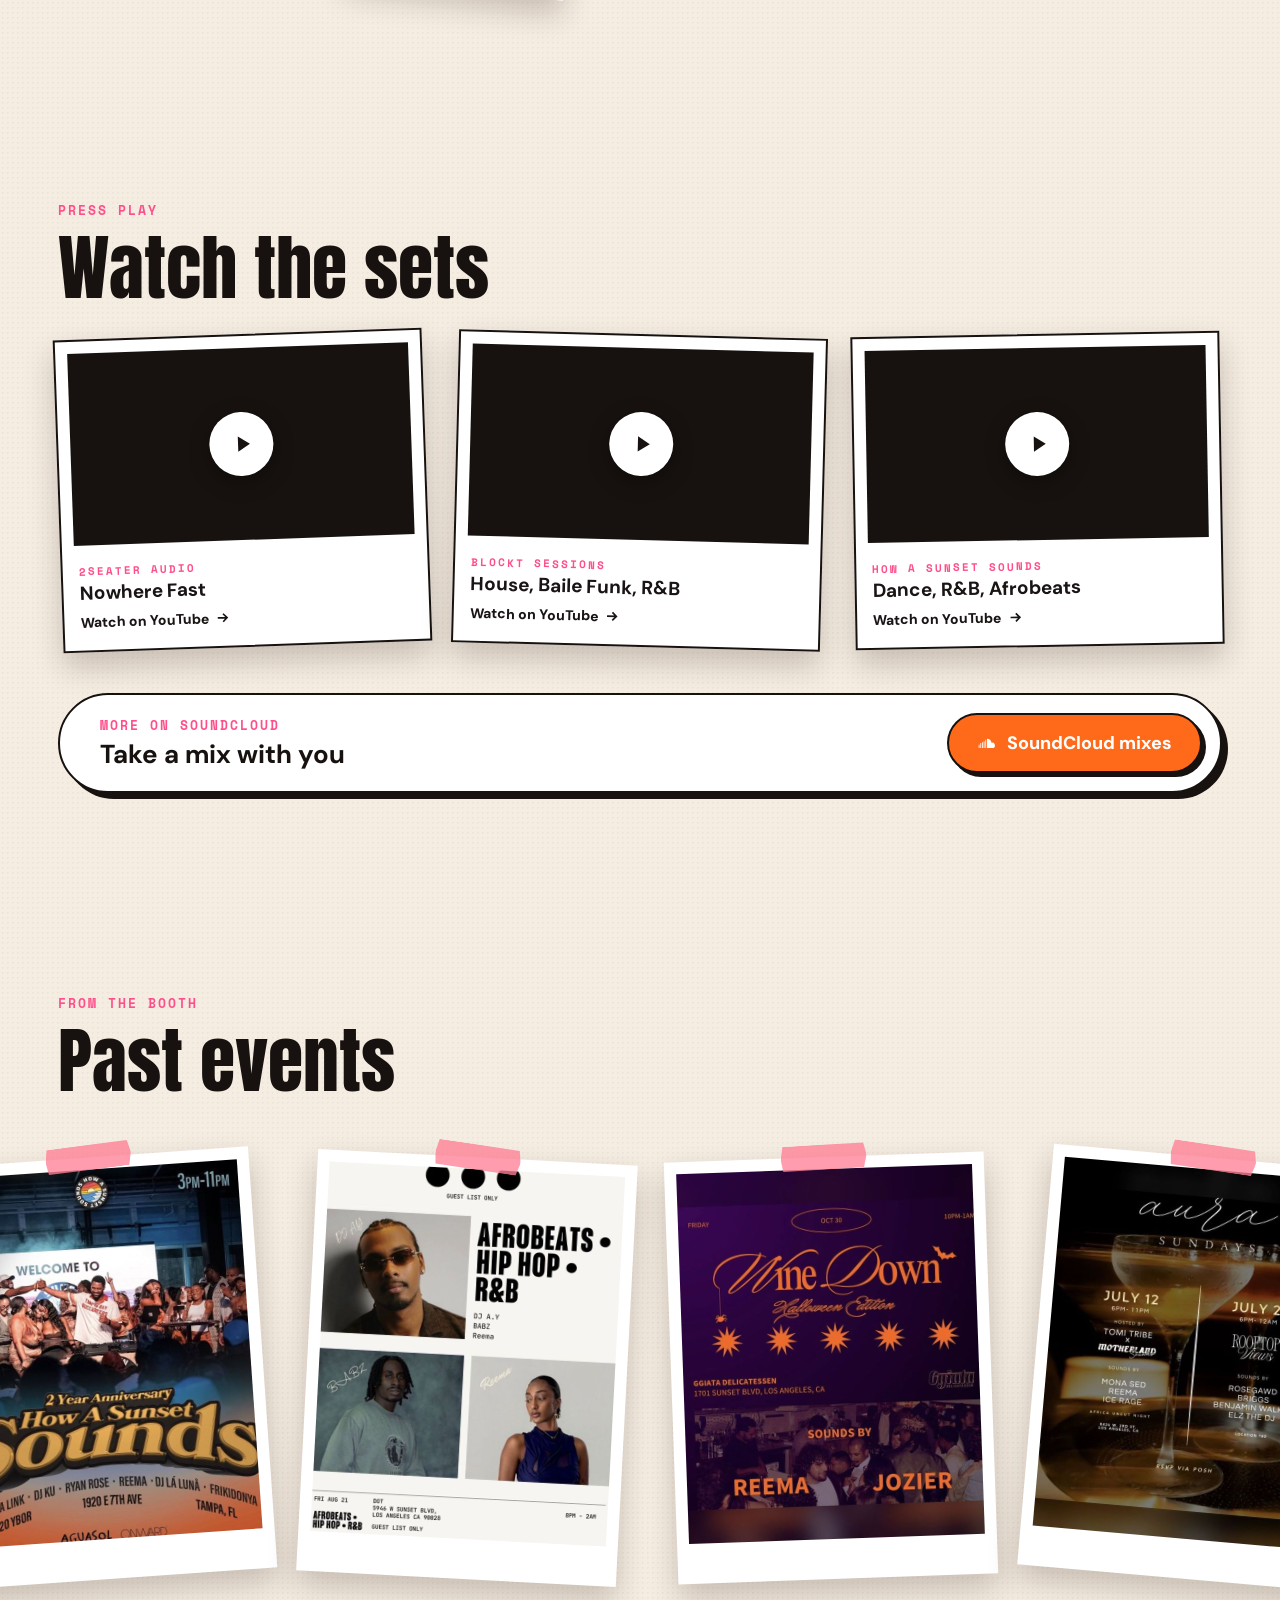
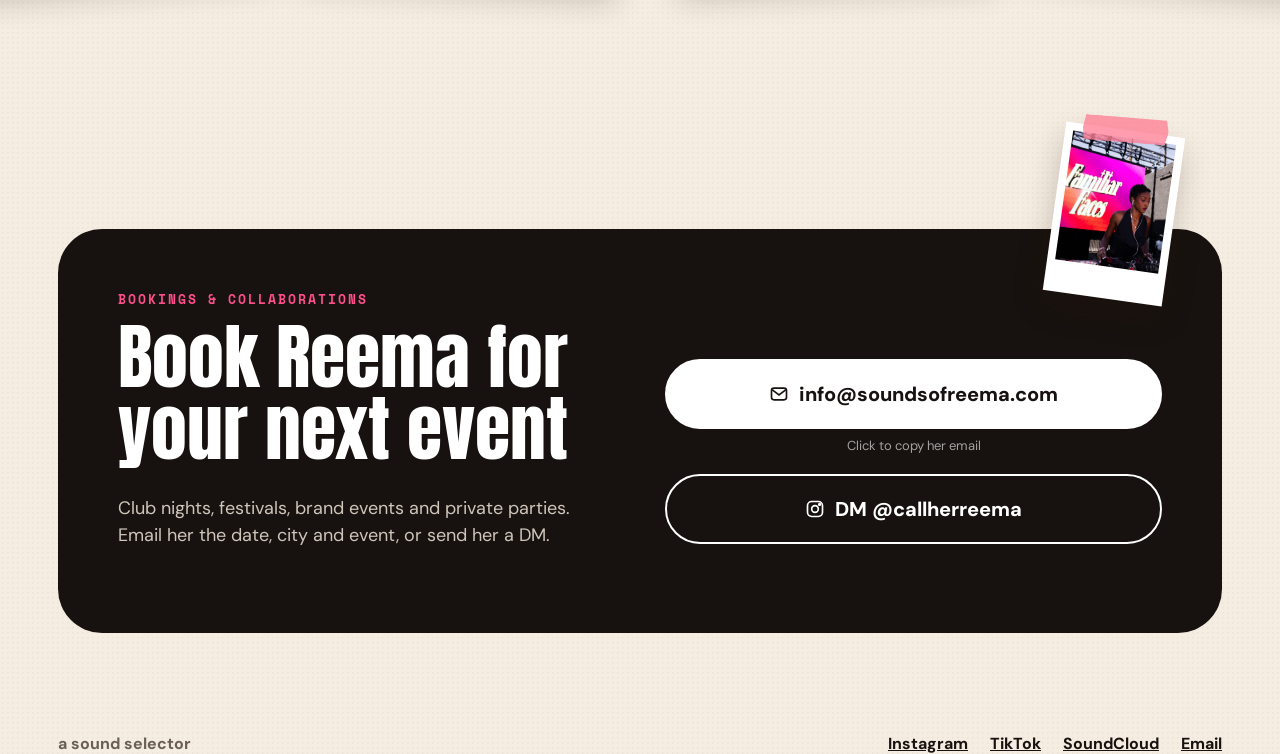
<file: projects/reema-site/index.html>
<!doctype html>
<html lang="en">
<head>
<meta charset="utf-8">
<meta name="viewport" content="width=device-width,initial-scale=1">
<title>Sounds of Reema · Site redesign by Ikedi J. Nwogu</title>
<meta name="robots" content="noindex">
<meta name="description" content="A redesign of DJ Reema’s website, by Ikedi J. Nwogu. Her live site is soundsofreema.com.">
<link href="https://fonts.googleapis.com/css2?family=Anton&family=Caveat:wght@600&family=DM+Sans:wght@400;600;800&family=Space+Mono:wght@700&display=swap" rel="stylesheet">
<style>
*{box-sizing:border-box;margin:0}
html,body{overflow-x:clip}
a{color:inherit;text-decoration:none}
.wrap{max-width:1220px;margin:0 auto;padding:0 28px}
.ico{width:20px;height:20px;flex:none}
.links{display:flex;gap:4px;align-items:center}
.links a{font-weight:800;font-size:17px;padding:11px 16px;border-radius:999px;transition:background .2s,border-color .2s}
.links .iconlink{padding:10px;display:grid;place-items:center}
.links .btn{margin-left:8px}
.btn{display:inline-flex;align-items:center;gap:10px;font-weight:800;font-size:18px;padding:16px 28px;border-radius:999px;cursor:pointer;border:0;font-family:inherit;transition:transform .15s,box-shadow .15s,background .2s}

.pol{background:var(--polbg,#fff);padding:10px 10px 40px;box-shadow:var(--polshadow,0 14px 30px rgba(0,0,0,.25));transform:rotate(var(--r,0deg));transition:transform .3s;position:relative}
.pol:hover{transform:rotate(0deg) scale(1.04);z-index:6}
.pol img{display:block;width:100%;aspect-ratio:4/5;object-fit:cover}
.pol figcaption{position:absolute;left:12px;bottom:13px;font:700 11px/1 'Space Mono',monospace;letter-spacing:1.5px;color:#5c5550}
.pol::before{content:"";position:absolute;z-index:2;top:-13px;left:50%;width:86px;height:26px;background:var(--tape);
  transform:translateX(-50%) rotate(var(--t,-4deg));clip-path:polygon(3% 0,97% 4%,100% 50%,96% 100%,2% 96%,0 50%)}
.hero .pol,.stage .pol,.pile .pol{position:absolute}

section{padding:100px 0}
section.wrap{padding:100px 28px}
.kicker{font:700 13px 'Space Mono',monospace;letter-spacing:2px;margin-bottom:12px}
h2{line-height:1;margin-bottom:30px}

.about{display:grid;grid-template-columns:1fr 1.1fr;gap:70px;align-items:center}
.about-pics{position:relative;height:600px}
.about-pics .pol{position:absolute}
.a-now{width:380px;left:0;top:10px;--r:-3deg;padding:12px 12px 48px}
.a-then{width:220px;right:0;bottom:10px;--r:6deg;--t:5deg;z-index:3}
.about-copy p{font-size:18px;line-height:1.6;margin-bottom:16px;opacity:.88}
.stats{display:grid;grid-template-columns:repeat(3,1fr);gap:14px;margin-top:28px}
.stat{border-radius:22px;padding:18px}
.stat b{display:block;font-size:30px;line-height:1;margin-bottom:6px}
.stat span{font-size:14px;line-height:1.35;display:block;opacity:.8}

.vids{display:grid;grid-template-columns:repeat(3,1fr);gap:28px}
.vid{background:var(--polbg,#fff);padding:12px 12px 18px;transform:rotate(var(--r));box-shadow:var(--polshadow);transition:transform .3s;color:#1a1414}
.vid:hover{transform:rotate(0) translateY(-4px)}
.frame{aspect-ratio:16/9;background:#17120f;position:relative;overflow:hidden;display:grid;place-items:center}
.frame img{position:absolute;inset:0;width:100%;height:100%;object-fit:cover;transition:transform .4s}
.vid:hover .frame img{transform:scale(1.05)}
.playbadge{position:relative;width:64px;height:64px;border-radius:50%;background:#fff;color:#17120f;display:grid;place-items:center;box-shadow:0 6px 20px rgba(0,0,0,.35);transition:transform .2s}
.playbadge .ico{width:26px;height:26px;margin-left:3px}
.vid:hover .playbadge{transform:scale(1.1)}
.vid{display:block}
.watch{display:inline-flex;align-items:center;gap:6px;margin-top:8px;font-weight:800;font-size:14px}.watch .ico{width:16px;height:16px}
.vmeta{padding:14px 4px 0}.vmeta .kicker{margin-bottom:4px;font-size:11px}.vmeta h3{font-size:19px}
.scband{margin-top:46px;border-radius:999px;padding:18px 18px 18px 40px;display:flex;align-items:center;justify-content:space-between;gap:20px}
.scband h3{font-size:26px}.scband .kicker{margin-bottom:2px}

.flyers{overflow-x:auto;overflow-y:hidden;padding:30px 0 50px;scrollbar-width:none;cursor:grab;-webkit-overflow-scrolling:touch}
.flyers::-webkit-scrollbar{display:none}
.flyers.dragging{cursor:grabbing}
.ftrack{display:flex;gap:44px;width:max-content;padding-left:20px}
.ftrack img{pointer-events:none;user-select:none;-webkit-user-drag:none}
.fl{flex:0 0 320px;padding:12px 12px 40px}
@keyframes drift{to{transform:translateX(-50%)}}

.book{border-radius:44px;padding:60px;display:grid;grid-template-columns:1fr 1fr;gap:50px;position:relative}
.book p{font-size:18px;line-height:1.5;margin-bottom:24px}
.book-actions{display:flex;flex-direction:column;justify-content:center;gap:14px;padding-top:40px}
.book-actions .btn{justify-content:center;font-size:20px;padding:20px 28px}
.copyhint{font-size:13px;text-align:center;opacity:.6;margin:-6px 0 6px}
.book .stick{position:absolute;top:-100px;right:48px;width:120px;--r:8deg;padding:8px 8px 32px}
.book form{margin-top:50px}
form{display:grid;grid-template-columns:1fr 1fr;gap:14px;align-content:start}
input,select,textarea{font:inherit;font-size:16px;padding:15px 18px;border-radius:18px;width:100%}
textarea{grid-column:1/-1;min-height:100px;resize:vertical}
form .btn{grid-column:1/-1;justify-content:center}
footer{display:flex;justify-content:space-between;align-items:center;padding:40px 28px 70px;font-weight:700}
footer nav{display:flex;gap:22px}
.mbar{display:none}
.bookpop{border:0;padding:0;background:transparent;overflow:visible;width:min(460px,calc(100vw - 32px));max-width:none;margin:auto}
.bookpop::backdrop{background:rgba(20,12,10,.6);backdrop-filter:blur(5px)}
.popcard{position:relative;background:#fffaf3;color:#17120f;border:2.5px solid #17120f;border-radius:30px;padding:112px 24px 30px;text-align:center;box-shadow:0 24px 60px rgba(0,0,0,.3)}
.bookpop[open] .popcard{animation:popin .45s cubic-bezier(.2,1.5,.4,1)}
@keyframes popin{from{opacity:0;transform:scale(.85) rotate(-3deg) translateY(20px)}}
.popcard .poppol{position:absolute;width:130px;left:50%;top:-80px;margin-left:-65px;--r:-6deg;padding:7px 7px 28px}
.popcard .poppol figcaption{font-size:9px;bottom:10px;left:9px}
.popcard .kicker{color:#ff4f8b;margin-bottom:6px}
.popcard h3{font-size:30px;line-height:1.1;margin-bottom:8px}
.popnote{font-size:16px;line-height:1.5;color:#6b5f55;margin-bottom:18px}
.popmail{display:block;font-weight:800;font-size:clamp(17px,4.8vw,26px);padding:14px 8px;white-space:nowrap;border:2px dashed #17120f;border-radius:18px;margin-bottom:20px}
.popbtns{display:flex;gap:12px;justify-content:center;flex-wrap:wrap}
.popbtns .btn{font-size:16px;padding:13px 22px}
.popx{position:absolute;top:14px;right:14px;width:40px;height:40px;border-radius:50%;border:2px solid #17120f;background:#fff;font-size:24px;line-height:1;cursor:pointer;color:#17120f}
.popx:hover{background:#ff4f8b;color:#fff}

@media (max-width:820px){
  .wrap{padding:0 16px}
  .links a:not(.btn){display:none}
  section{padding:60px 0}
  section.wrap{padding:60px 16px}
  .about{grid-template-columns:1fr;gap:30px}
  .about-pics{height:440px}
  .a-now{width:72%;left:2%}.a-then{width:44%}
  .stats{grid-template-columns:1fr}
  .vids{grid-template-columns:1fr}
  .scband{flex-direction:column;align-items:flex-start;border-radius:30px;padding:24px}
  .fl{flex-basis:240px}
  .book{grid-template-columns:1fr;padding:34px 20px;border-radius:28px}
  .book .stick{display:none}
  .book{gap:22px}
  .book p{margin-bottom:0}
  .book-actions{padding-top:0}
  .book-actions .btn{font-size:17px;padding:17px 20px}
  footer{flex-direction:column;gap:14px;padding:30px 16px 60px}
  footer nav{gap:16px;flex-wrap:wrap;justify-content:center}
}

:root{--paper:#f5ede2;--ink:#17120f;--pink:#ff4f8b;--sc:#ff6a1a;--tape:rgba(255,128,150,.78);--muted:#6b5f55;--polshadow:0 14px 30px rgba(40,20,10,.22)}
body{background:var(--paper);color:var(--ink);font-family:'DM Sans',system-ui,sans-serif;background-image:radial-gradient(rgba(0,0,0,.035) 1px,transparent 1px);background-size:5px 5px}
header{position:sticky;top:0;z-index:20;background:rgba(245,237,226,.93);backdrop-filter:blur(8px);border-bottom:2px solid var(--ink)}
.nav{display:flex;align-items:center;justify-content:space-between;height:76px}
.logo{font-family:'Anton',sans-serif;font-size:30px;letter-spacing:.5px}
.logo small{font-family:'Caveat',cursive;font-size:22px;color:var(--pink);margin-right:4px}
.links a:not(.btn):hover{background:#fff}
.btn{border:2.5px solid var(--ink);box-shadow:4px 4px 0 var(--ink)}
.btn:hover{transform:translate(-2px,-2px) rotate(-1.5deg);box-shadow:6px 6px 0 var(--ink)}
.btn:active{transform:translate(3px,3px);box-shadow:1px 1px 0 var(--ink)}
.btn-book{background:var(--ink);color:#fff;box-shadow:none}.btn-book:hover{background:#fff;color:var(--ink);transform:translate(-2px,-2px);box-shadow:5px 5px 0 var(--ink)}
.popbtns .btn-book:hover{background:var(--ink);color:#fff;transform:translateY(-2px);box-shadow:none}
.btn-sc:hover{background:#fff;color:var(--ink);transform:translate(-2px,-2px);box-shadow:5px 5px 0 var(--ink)}.btn-book:active{transform:translateY(1px);box-shadow:none}
.book form .btn-book{background:var(--pink);border-color:#fff;box-shadow:4px 4px 0 #fff}.btn-sc{background:var(--sc);color:#fff}.btn-ghost{background:#fff;color:var(--ink)}
.links .btn{padding:11px 22px;font-size:16px}
.hero{position:relative;height:calc(100svh - 78px);min-height:640px;max-height:1200px;width:100vw;margin-left:calc(50% - 50vw)}
.name{position:absolute;inset:0;display:flex;flex-direction:column;align-items:center;justify-content:center;text-align:center;z-index:4;pointer-events:none}
.badge{font:700 clamp(12px,.75vw,15px) 'Space Mono',monospace;letter-spacing:1.5px;background:var(--ink);color:#fff;padding:.6em 1em;border-radius:999px;margin-bottom:clamp(14px,2.2vh,26px)}
.name .script{font-family:'Caveat',cursive;font-size:clamp(40px,min(3.2vw,5.6vh),68px);color:var(--pink);transform:rotate(-4deg);margin-bottom:2px;line-height:1}
.name h1{font-family:'Anton',sans-serif;font-size:clamp(96px,min(15vw,28vh),330px);line-height:.9;letter-spacing:2px;text-shadow:5px 5px 0 #fff}
.name p{font-family:'Caveat',cursive;font-size:clamp(32px,min(2.6vw,4.6vh),54px);margin:6px 0 clamp(20px,3.2vh,40px);background:var(--paper);padding:0 14px;border-radius:10px}
.name .ctas .btn{font-size:clamp(18px,min(1.15vw,2.1vh),24px);padding:clamp(16px,1.9vh,22px) clamp(28px,2.1vw,40px)}
.ctas{display:flex;gap:14px;flex-wrap:wrap;justify-content:center;pointer-events:auto}
/* Polaroids sit in the four corners, sized by the screen so her name always has room. */
.h1p{width:clamp(220px,min(19vw,38vh),420px);left:4%;top:6%;--r:-7deg;z-index:2;padding:12px 12px 46px}
.h2p{width:clamp(160px,min(13vw,26vh),290px);left:9%;top:58%;--r:5deg;--t:3deg}
.h3p{width:clamp(170px,min(14vw,28vh),310px);right:7%;top:5%;--r:6deg;--t:5deg}
.h4p{width:clamp(190px,min(16vw,32vh),340px);right:6%;top:51%;--r:-5deg}
h2{font-family:'Anton',sans-serif;font-size:clamp(44px,6vw,72px);font-weight:400}
.kicker{color:var(--pink)}
.stat{background:#fff;border:2px solid var(--ink);box-shadow:4px 4px 0 var(--ink)}
.stat b{font-family:'Anton',sans-serif;font-weight:400;color:var(--pink)}
.vid{border:2px solid var(--ink)}
.scband{background:#fff;border:2.5px solid var(--ink);box-shadow:6px 6px 0 var(--ink)}
.book{background:var(--ink);color:#fff}.book h2{color:#fff}.book p{color:#cfc5bb}
.btn-mail{background:#fff;color:var(--ink);border-color:#fff;box-shadow:none}
.btn-ig{background:var(--ink);color:#fff;border-color:#fff;box-shadow:none}
.book .btn-mail:hover,.book .btn-ig:hover{transform:translateY(-2px);box-shadow:none}
.book .btn-mail:hover{background:var(--ink);color:#fff}
.book .btn-ig:hover{background:#fff;color:var(--ink)}
input,select,textarea{border:2px solid #fff;background:#221b17;color:#fff}
form .btn{border-color:#fff;box-shadow:4px 4px 0 #fff}
footer{color:var(--muted)}footer nav a{color:var(--ink);text-decoration:underline}
@media (max-width:1180px){.h1p{width:clamp(160px,17vw,220px);left:2%}.h2p{width:clamp(130px,12vw,160px);left:3%;top:62%}.h3p{width:clamp(140px,13vw,180px);right:2%}.h4p{width:clamp(150px,14vw,190px);right:2%;top:60%}}
@media (max-width:820px){
  .hero{height:auto;min-height:0;max-height:none;width:auto;margin-left:0;display:grid;grid-template-columns:1fr 1fr;gap:16px;padding:16px 0 30px}
  .hero .pol{position:relative;left:auto;right:auto;top:auto;width:auto;padding:8px 8px 34px}
  .name{position:relative;grid-column:1/-1;order:-1;padding:16px 0 26px}
  .name h1{font-size:100px}.name .script{font-size:34px}
}
.backpill{position:fixed;left:max(16px,env(safe-area-inset-left,0px));bottom:max(16px,env(safe-area-inset-bottom,0px));z-index:50;display:inline-flex;align-items:center;gap:8px;font:700 14px/1 'DM Sans',system-ui,sans-serif;color:#fff;background:var(--ink);padding:11px 16px;border-radius:999px;box-shadow:0 8px 20px rgba(0,0,0,.25);transition:transform .15s}
.backpill:hover{transform:translateY(-2px)}
.backpill:focus-visible{outline:3px solid var(--pink);outline-offset:3px}
</style>
</head>
<body>
<header><div class="wrap"><div class="nav">
  <a class="logo" href="#"><small>sounds of</small>REEMA</a>
  <nav class="links">
    <a href="#about">About</a><a href="#sets">Sets</a><a href="#past">Past events</a>
    <a class="iconlink" href="https://instagram.com/callherreema" aria-label="Instagram" target="_blank" rel="noopener"><svg class="ico" viewBox="0 0 24 24" fill="none" stroke="currentColor" stroke-width="2"><rect x="3" y="3" width="18" height="18" rx="5"/><circle cx="12" cy="12" r="4"/><circle cx="17.5" cy="6.5" r="1" fill="currentColor"/></svg></a>
    <a class="iconlink" href="https://tiktok.com/@callherreema" aria-label="TikTok" target="_blank" rel="noopener"><svg class="ico" viewBox="0 0 24 24" fill="currentColor"><path d="M15 3c.4 2.3 1.8 3.8 4 4v3c-1.5 0-2.8-.4-4-1.2V15a6 6 0 1 1-6-6v3a3 3 0 1 0 3 3V3z"/></svg></a>
    <a class="btn btn-book" href="mailto:info@soundsofreema.com?subject=Booking%20request" data-book>Book Reema</a>
  </nav>
</div></div></header>
<main class="wrap"><div class="hero">
    <figure class="pol h1p"><img src="photos/main.jpg" alt="Reema DJing with the crowd behind her" loading="lazy"></figure>
    <figure class="pol h2p"><img src="photos/1106.jpg" alt="" loading="lazy"></figure>
    <figure class="pol h3p"><img src="photos/1109.jpg" alt="" loading="lazy"></figure>
    <figure class="pol h4p"><img src="photos/1112.jpg" alt="" loading="lazy"></figure>
    <div class="name">
      <span class="badge">AFFILIATE OF @HOWASUNSETSOUNDS</span>
      <span class="script">sounds of</span>
      <h1>REEMA</h1>
      <p>a sound selector</p>
      <div class="ctas">
        <a class="btn btn-book" href="mailto:info@soundsofreema.com?subject=Booking%20request" data-book>Book Reema <svg class="ico" viewBox="0 0 24 24" fill="none" stroke="currentColor" stroke-width="2.5"><path d="M5 12h14M13 6l6 6-6 6"/></svg></a>
        <a class="btn btn-sc" href="https://soundcloud.com/reemawahbi" target="_blank" rel="noopener"><svg class="ico" viewBox="0 0 24 24" fill="currentColor"><path d="M8 5v14l11-7z"/></svg> SoundCloud mixes</a>
      </div>
    </div>
  </div></main>

  <section id="about" class="wrap about">
    <div class="about-pics">
      <figure class="pol a-now"><img src="photos/1108.jpg" alt="Reema at an outdoor set" loading="lazy"></figure>
      <figure class="pol a-then"><img src="photos/then.jpg" alt="Reema as a kid at the decks" loading="lazy"></figure>
    </div>
    <div class="about-copy">
      <div class="kicker">ABOUT REEMA</div>
      <h2>Music, for her, is storytelling.</h2>
      <p>Two years behind the decks have made her a familiar current in Los Angeles nightlife. Every set is built with intention: a pulse that starts slow, then blooms.</p><p>Her sound carries every city that raised her: the tempo of Dubai nights, the warmth of Kuala Lumpur, the grit and soul of DC, the open energy of LA.</p>
      <div class="stats"><div class="stat"><b>1,500+</b><span>crowd at How a Sunset Sounds, Tampa</span></div><div class="stat"><b>300+</b><span>at Dey Here, her Afrobeats series at APT200</span></div><div class="stat"><b>4 cities</b><span>Dubai · Kuala Lumpur · DC · LA</span></div></div>
    </div>
  </section>

  <section id="sets" class="wrap">
    <div class="kicker">PRESS PLAY</div>
    <h2>Watch the sets</h2>
    <div class="vids">
      <a class="vid" style="--r:-2deg" href="https://www.youtube.com/watch?v=pWju4HfgmmY" target="_blank" rel="noopener" aria-label="Watch Nowhere Fast on YouTube">
        <div class="frame">
          <img src="https://i.ytimg.com/vi/pWju4HfgmmY/hqdefault.jpg" alt="" loading="lazy" onerror="this.remove()">
          <span class="playbadge"><svg class="ico" viewBox="0 0 24 24" fill="currentColor"><path d="M8 5v14l11-7z"/></svg></span>
        </div>
        <div class="vmeta"><span class="kicker">2SEATER AUDIO</span><h3>Nowhere Fast</h3><span class="watch">Watch on YouTube <svg class="ico" viewBox="0 0 24 24" fill="none" stroke="currentColor" stroke-width="2.5"><path d="M5 12h14M13 6l6 6-6 6"/></svg></span></div>
      </a>
      <a class="vid" style="--r:1.5deg" href="https://www.youtube.com/watch?v=6XwMyn9fXiQ" target="_blank" rel="noopener" aria-label="Watch House, Baile Funk, R&B on YouTube">
        <div class="frame">
          <img src="https://i.ytimg.com/vi/6XwMyn9fXiQ/hqdefault.jpg" alt="" loading="lazy" onerror="this.remove()">
          <span class="playbadge"><svg class="ico" viewBox="0 0 24 24" fill="currentColor"><path d="M8 5v14l11-7z"/></svg></span>
        </div>
        <div class="vmeta"><span class="kicker">BLOCKT SESSIONS</span><h3>House, Baile Funk, R&B</h3><span class="watch">Watch on YouTube <svg class="ico" viewBox="0 0 24 24" fill="none" stroke="currentColor" stroke-width="2.5"><path d="M5 12h14M13 6l6 6-6 6"/></svg></span></div>
      </a>
      <a class="vid" style="--r:-1deg" href="https://www.youtube.com/watch?v=JYdfxXIq2uU" target="_blank" rel="noopener" aria-label="Watch Dance, R&B, Afrobeats on YouTube">
        <div class="frame">
          <img src="https://i.ytimg.com/vi/JYdfxXIq2uU/hqdefault.jpg" alt="" loading="lazy" onerror="this.remove()">
          <span class="playbadge"><svg class="ico" viewBox="0 0 24 24" fill="currentColor"><path d="M8 5v14l11-7z"/></svg></span>
        </div>
        <div class="vmeta"><span class="kicker">HOW A SUNSET SOUNDS</span><h3>Dance, R&B, Afrobeats</h3><span class="watch">Watch on YouTube <svg class="ico" viewBox="0 0 24 24" fill="none" stroke="currentColor" stroke-width="2.5"><path d="M5 12h14M13 6l6 6-6 6"/></svg></span></div>
      </a></div>
    <div class="scband">
      <div><div class="kicker">MORE ON SOUNDCLOUD</div><h3>Take a mix with you</h3></div>
      <a class="btn btn-sc" href="https://soundcloud.com/reemawahbi" target="_blank" rel="noopener"><svg class="ico" viewBox="0 0 24 24" fill="currentColor"><path d="M2 14h1v4H2zm2-2h1v6H4zm2-1h1v7H6zm2-1h1v8H8zm2-2h1v10h-1zm2-1c3 0 5 2 5.4 4.6A3 3 0 1 1 19 18h-7z"/></svg> SoundCloud mixes</a>
    </div>
  </section>

  <section id="past">
    <div class="wrap"><div class="kicker">FROM THE BOOTH</div><h2>Past events</h2></div>
    <div class="flyers"><div class="ftrack"><figure class="pol fl" style="--r:-4deg;--t:-4deg"><img src="photos/flyers/IMG_4881.jpg" alt="Event flyer" loading="lazy"></figure><figure class="pol fl" style="--r:3deg;--t:5deg"><img src="photos/flyers/IMG_4882.jpg" alt="Event flyer" loading="lazy"></figure><figure class="pol fl" style="--r:-2deg;--t:-2deg"><img src="photos/flyers/IMG_4883.jpg" alt="Event flyer" loading="lazy"></figure><figure class="pol fl" style="--r:5deg;--t:3deg"><img src="photos/flyers/IMG_4884.jpg" alt="Event flyer" loading="lazy"></figure><figure class="pol fl" style="--r:-5deg;--t:-4deg"><img src="photos/flyers/IMG_4885.jpg" alt="Event flyer" loading="lazy"></figure><figure class="pol fl" style="--r:2deg;--t:5deg"><img src="photos/flyers/IMG_4886.jpg" alt="Event flyer" loading="lazy"></figure><figure class="pol fl" style="--r:-4deg;--t:-2deg"><img src="photos/flyers/IMG_4887.jpg" alt="Event flyer" loading="lazy"></figure><figure class="pol fl" style="--r:3deg;--t:3deg"><img src="photos/flyers/IMG_4889.jpg" alt="Event flyer" loading="lazy"></figure><figure class="pol fl" style="--r:-2deg;--t:-4deg"><img src="photos/flyers/IMG_4890.jpg" alt="Event flyer" loading="lazy"></figure><figure class="pol fl" style="--r:5deg;--t:5deg"><img src="photos/flyers/IMG_4891.jpg" alt="Event flyer" loading="lazy"></figure><figure class="pol fl" style="--r:-5deg;--t:-2deg"><img src="photos/flyers/IMG_4892.jpg" alt="Event flyer" loading="lazy"></figure><figure class="pol fl" style="--r:2deg;--t:3deg"><img src="photos/flyers/IMG_4893.jpg" alt="Event flyer" loading="lazy"></figure><figure class="pol fl" style="--r:-4deg;--t:-4deg"><img src="photos/flyers/IMG_4894.jpg" alt="Event flyer" loading="lazy"></figure><figure class="pol fl" style="--r:3deg;--t:5deg"><img src="photos/flyers/IMG_4895.jpg" alt="Event flyer" loading="lazy"></figure><figure class="pol fl" style="--r:-2deg;--t:-2deg"><img src="photos/flyers/IMG_4896.jpg" alt="Event flyer" loading="lazy"></figure><figure class="pol fl" style="--r:5deg;--t:3deg"><img src="photos/flyers/IMG_4897.jpg" alt="Event flyer" loading="lazy"></figure><figure class="pol fl" style="--r:-5deg;--t:-4deg"><img src="photos/flyers/IMG_4898.jpg" alt="Event flyer" loading="lazy"></figure><figure class="pol fl" style="--r:-4deg;--t:-4deg"><img src="photos/flyers/IMG_4881.jpg" alt="Event flyer" loading="lazy"></figure><figure class="pol fl" style="--r:3deg;--t:5deg"><img src="photos/flyers/IMG_4882.jpg" alt="Event flyer" loading="lazy"></figure><figure class="pol fl" style="--r:-2deg;--t:-2deg"><img src="photos/flyers/IMG_4883.jpg" alt="Event flyer" loading="lazy"></figure><figure class="pol fl" style="--r:5deg;--t:3deg"><img src="photos/flyers/IMG_4884.jpg" alt="Event flyer" loading="lazy"></figure><figure class="pol fl" style="--r:-5deg;--t:-4deg"><img src="photos/flyers/IMG_4885.jpg" alt="Event flyer" loading="lazy"></figure><figure class="pol fl" style="--r:2deg;--t:5deg"><img src="photos/flyers/IMG_4886.jpg" alt="Event flyer" loading="lazy"></figure><figure class="pol fl" style="--r:-4deg;--t:-2deg"><img src="photos/flyers/IMG_4887.jpg" alt="Event flyer" loading="lazy"></figure><figure class="pol fl" style="--r:3deg;--t:3deg"><img src="photos/flyers/IMG_4889.jpg" alt="Event flyer" loading="lazy"></figure><figure class="pol fl" style="--r:-2deg;--t:-4deg"><img src="photos/flyers/IMG_4890.jpg" alt="Event flyer" loading="lazy"></figure><figure class="pol fl" style="--r:5deg;--t:5deg"><img src="photos/flyers/IMG_4891.jpg" alt="Event flyer" loading="lazy"></figure><figure class="pol fl" style="--r:-5deg;--t:-2deg"><img src="photos/flyers/IMG_4892.jpg" alt="Event flyer" loading="lazy"></figure><figure class="pol fl" style="--r:2deg;--t:3deg"><img src="photos/flyers/IMG_4893.jpg" alt="Event flyer" loading="lazy"></figure><figure class="pol fl" style="--r:-4deg;--t:-4deg"><img src="photos/flyers/IMG_4894.jpg" alt="Event flyer" loading="lazy"></figure><figure class="pol fl" style="--r:3deg;--t:5deg"><img src="photos/flyers/IMG_4895.jpg" alt="Event flyer" loading="lazy"></figure><figure class="pol fl" style="--r:-2deg;--t:-2deg"><img src="photos/flyers/IMG_4896.jpg" alt="Event flyer" loading="lazy"></figure><figure class="pol fl" style="--r:5deg;--t:3deg"><img src="photos/flyers/IMG_4897.jpg" alt="Event flyer" loading="lazy"></figure><figure class="pol fl" style="--r:-5deg;--t:-4deg"><img src="photos/flyers/IMG_4898.jpg" alt="Event flyer" loading="lazy"></figure></div></div>
  </section>

  <section id="book" class="wrap">
    <div class="book">
      <figure class="pol stick"><img src="photos/1109.jpg" alt="" loading="lazy"></figure>
      <div>
        <div class="kicker">BOOKINGS &amp; COLLABORATIONS</div>
        <h2>Book Reema for your next event</h2>
        <p>Club nights, festivals, brand events and private parties. Email her the date, city and event, or send her a DM.</p>
      </div>
      <div class="book-actions">
        <button class="btn btn-mail" type="button" data-copy><svg class="ico" viewBox="0 0 24 24" fill="none" stroke="currentColor" stroke-width="2"><rect x="3" y="5" width="18" height="14" rx="3"/><path d="m4 7 8 6 8-6"/></svg><span>info@soundsofreema.com</span></button>
        <span class="copyhint">Click to copy her email</span>
        <a class="btn btn-ig" href="https://instagram.com/callherreema" target="_blank" rel="noopener"><svg class="ico" viewBox="0 0 24 24" fill="none" stroke="currentColor" stroke-width="2"><rect x="3" y="3" width="18" height="18" rx="5"/><circle cx="12" cy="12" r="4"/><circle cx="17.5" cy="6.5" r="1" fill="currentColor"/></svg><span>DM @callherreema</span></a>
      </div>
    </div>
  </section>
  <footer class="wrap"><span>a sound selector</span>
    <nav><a href="https://instagram.com/callherreema" target="_blank" rel="noopener">Instagram</a><a href="https://tiktok.com/@callherreema" target="_blank" rel="noopener">TikTok</a><a href="https://soundcloud.com/reemawahbi" target="_blank" rel="noopener">SoundCloud</a><a href="mailto:info@soundsofreema.com">Email</a></nav>
  </footer>
  
<dialog id="bookpop" class="bookpop" aria-labelledby="bookpop-title">
  <div class="popcard">
    <button class="popx" type="button" aria-label="Close">&times;</button>
    <figure class="pol poppol"><img src="photos/main.jpg" alt="" loading="lazy"></figure>
    <div class="kicker">BOOKINGS &amp; COLLABORATIONS</div>
    <h3 id="bookpop-title">Let's book Reema</h3>
    <p class="popnote">Email her with your date, city and event, and she'll get back to you.</p>
    <a class="popmail" href="mailto:info@soundsofreema.com?subject=Booking%20request">info@soundsofreema.com</a>
    <div class="popbtns">
      <button class="btn btn-book" type="button" data-copy>Copy email</button>
      <a class="btn btn-ghost" href="mailto:info@soundsofreema.com?subject=Booking%20request">Open email app</a>
    </div>
  </div>
</dialog>
<script>
// Book Reema buttons open the email pop-up.
const pop = document.getElementById('bookpop');
document.querySelectorAll('[data-book]').forEach(a => a.addEventListener('click', e => {
  if (!pop.showModal) return;              // very old browsers: just follow the mailto link
  e.preventDefault(); pop.showModal();
}));
pop.addEventListener('click', e => { if (e.target === pop) pop.close(); });
pop.querySelector('.popx').addEventListener('click', () => pop.close());
// Touch screens say "Tap" instead of "Click".
if (matchMedia('(hover: none)').matches) document.querySelectorAll('.copyhint').forEach(e => e.textContent = 'Tap to copy her email');
// Copy-email buttons: copy the address and say "Copied!" for a moment.
function copyEmail() {
  const email = 'info@soundsofreema.com';
  if (navigator.clipboard && window.isSecureContext) return navigator.clipboard.writeText(email);
  const t = document.createElement('textarea'); t.value = email; document.body.appendChild(t); t.select();
  const ok = document.execCommand('copy'); t.remove();
  return ok ? Promise.resolve() : Promise.reject();
}
document.querySelectorAll('[data-copy]').forEach(b => {
  const label = b.querySelector('span') || b, original = label.textContent;
  b.addEventListener('click', () => copyEmail().then(
    () => { label.textContent = 'Copied!'; setTimeout(() => label.textContent = original, 1800); },
    () => { label.textContent = original; }));   // copying blocked: the address stays visible to copy by hand
});
// Past events: drifts on its own like her current site, and can be swiped / dragged / scrolled any time.
(function () {
  const m = document.querySelector('.flyers'), track = m.querySelector('.ftrack');
  const reduce = matchMedia('(prefers-reduced-motion: reduce)').matches;
  const SPEED = 45;                       // pixels per second, same as her site
  let pos = 1, paused = false, timer = null, last = performance.now();
  const half = () => track.scrollWidth / 2;
  const pause = () => { paused = true; clearTimeout(timer); };
  const resumeSoon = () => { clearTimeout(timer); timer = setTimeout(() => { pos = m.scrollLeft; paused = false; }, 1500); };
  function wrap() {                       // the strip is doubled, so jump back by half to loop forever
    const h = half(); if (!h) return;
    if (m.scrollLeft >= h) { m.scrollLeft -= h; pos -= h; }
    else if (m.scrollLeft < 1 && pos > 2) { m.scrollLeft += h; pos += h; }
  }
  (function tick(now) {
    const dt = Math.min(0.1, (now - last) / 1000); last = now;
    if (!paused && !reduce) { pos += SPEED * dt; m.scrollLeft = pos; }
    wrap(); requestAnimationFrame(tick);
  })(last);
  m.addEventListener('scroll', wrap, { passive: true });
  m.addEventListener('touchstart', pause, { passive: true });
  m.addEventListener('touchend', resumeSoon, { passive: true });
  m.addEventListener('wheel', () => { pause(); resumeSoon(); }, { passive: true });
  let down = false, startX = 0, startLeft = 0;
  m.addEventListener('pointerdown', e => { if (e.pointerType !== 'mouse') return; down = true; startX = e.clientX; startLeft = m.scrollLeft; pause(); m.classList.add('dragging'); m.setPointerCapture(e.pointerId); });
  m.addEventListener('pointermove', e => { if (down) m.scrollLeft = startLeft - (e.clientX - startX); });
  const up = () => { if (!down) return; down = false; m.classList.remove('dragging'); resumeSoon(); };
  m.addEventListener('pointerup', up); m.addEventListener('pointercancel', up);
})();
</script>
<a class="backpill" href="../reema.html" aria-label="Back to the Sounds of Reema case study">← Case study</a>
</body>
</html>
</file>
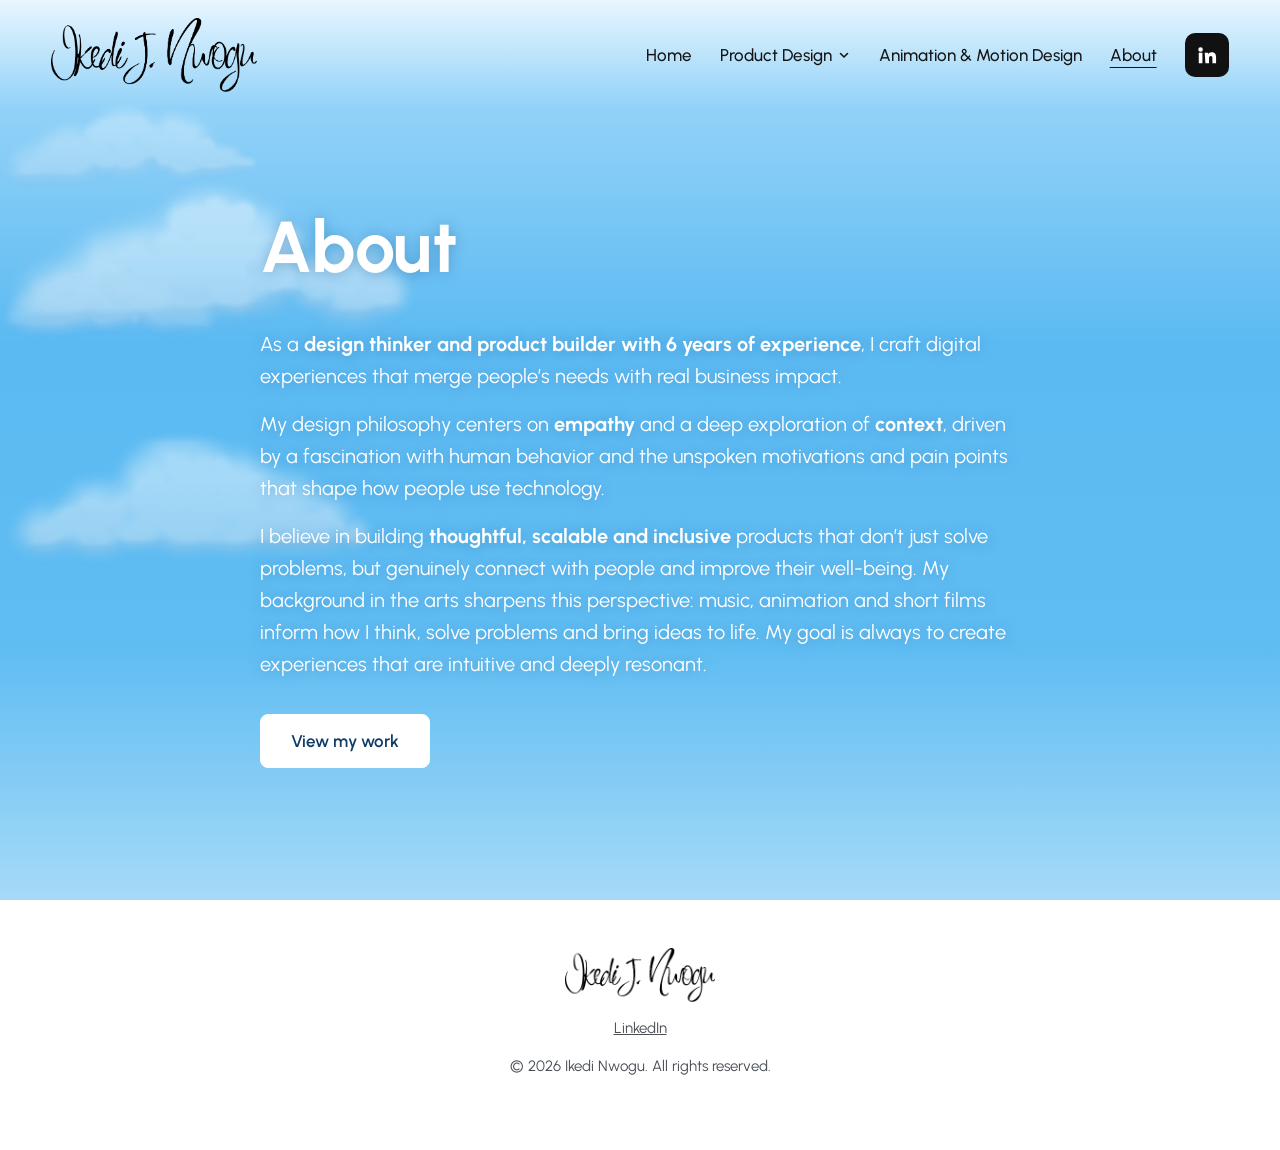
<file: about.html>
<!doctype html>
<html lang="en">
<head>
<meta charset="utf-8">
<meta name="viewport" content="width=device-width, initial-scale=1">
<title>About · Ikedi J. Nwogu</title>
<meta name="description" content="About Ikedi (Justice) Nwogu, design thinker, product builder and storyteller.">
<meta property="og:title" content="About · Ikedi J. Nwogu">
<meta property="og:description" content="About Ikedi (Justice) Nwogu, design thinker, product builder and storyteller.">
<meta property="og:image" content="https://www.ijnwogu.com/assets/img/og.jpg">
<meta property="og:url" content="https://www.ijnwogu.com/about.html">
<meta name="twitter:card" content="summary_large_image">
<link rel="icon" href="assets/img/favicon.png">
<link rel="preload" href="assets/fonts/urbanist-latin-500-normal.woff2" as="font" type="font/woff2" crossorigin>
<link rel="stylesheet" href="css/site.css">
</head>
<body class="">
<a class="skip" href="#main">Skip to content</a>
<header class="nav">
  <a class="logo" href="index.html" aria-label="Ikedi J. Nwogu, home"><img src="assets/img/signature.png" alt="Ikedi J. Nwogu" width="631" height="227"></a>
  <nav aria-label="Main">
    <a href="index.html">Home</a>
    <div class="dd">
      <button class="dd-btn" aria-expanded="false" aria-controls="dd-cases">Product Design<svg viewBox="0 0 12 12" aria-hidden="true"><path d="M2.5 4.5 6 8l3.5-3.5" fill="none" stroke="currentColor" stroke-width="1.6" stroke-linecap="round" stroke-linejoin="round"/></svg></button>
      <div class="dd-menu" id="dd-cases"><a href="projects/healthyhand.html">Healthy Hand</a><a href="projects/paraillel.html">Paraillel</a><a href="projects/cli.html">UT Health X CLI</a><a href="projects/reema.html">Sounds of Reema</a><a href="projects/helper-bees.html">The Helper Bees</a><a href="https://ikejustis.github.io/geisinger-redesign/" target="_blank" rel="noopener">Geisinger</a><a href="projects/tandem.html">Tandem</a><a href="projects/tudum.html">Netflix Tudum Case Study</a></div>
    </div>
    <a href="motion.html">Animation &amp; Motion Design</a>
    <a href="about.html" aria-current="page">About</a>
    <a class="li" href="https://www.linkedin.com/in/ikedi-j-nwogu-963736201/" target="_blank" rel="noopener" aria-label="LinkedIn"><svg viewBox="0 0 24 24" aria-hidden="true"><path fill="currentColor" d="M4.98 3.5a2.5 2.5 0 110 5 2.5 2.5 0 010-5zM3 9.5h4V21H3zM9.5 9.5h3.8v1.6h.06c.53-1 1.83-2.06 3.77-2.06 4.03 0 4.77 2.65 4.77 6.1V21h-4v-5.1c0-1.22-.02-2.78-1.7-2.78-1.7 0-1.96 1.33-1.96 2.7V21h-4z"/></svg></a>
  </nav>
</header>
<main id="main">
<section class="sky about-page" aria-labelledby="about-h">
  <div class="skyfx" aria-hidden="true">
  <div class="layer far" data-depth=".25"><img class="dc" src="assets/img/sky/cloud-0.webp" alt="" style="--top:14%;--w:260px;--dur:140s;--delay:-20s;--o:0.55"><img class="dc" src="assets/img/sky/cloud-3.webp" alt="" style="--top:30%;--w:220px;--dur:160s;--delay:-95s;--o:0.45"></div>
  <div class="layer mid" data-depth=".6"><img class="dc" src="assets/img/sky/cloud-1.webp" alt="" style="--top:22%;--w:420px;--dur:95s;--delay:-10s;--o:0.85"><img class="dc" src="assets/img/sky/cloud-2.webp" alt="" style="--top:48%;--w:380px;--dur:110s;--delay:-70s;--o:0.8"></div></div>
  <div class="about-in">
    <h1 id="about-h">About</h1>
    <p>As a <b>design thinker and product builder with 6 years of experience</b>, I craft digital experiences that merge people’s needs with real business impact.</p>
    <p>My design philosophy centers on <b>empathy</b> and a deep exploration of <b>context</b>, driven by a fascination with human behavior and the unspoken motivations and pain points that shape how people use technology.</p>
    <p>I believe in building <b>thoughtful, scalable and inclusive</b> products that don’t just solve problems, but genuinely connect with people and improve their well-being. My background in the arts sharpens this perspective: music, animation and short films inform how I think, solve problems and bring ideas to life. My goal is always to create experiences that are intuitive and deeply resonant.</p>
    <div class="hero-btns" style="justify-content:flex-start"><a class="btn solid" href="index.html#work">View my work</a></div>
  </div>
</section>
</main>
<footer class="foot">
  <img src="assets/img/signature.png" alt="Ikedi J. Nwogu" width="631" height="227">
  <p><a class="foot-li" href="https://www.linkedin.com/in/ikedi-j-nwogu-963736201/" target="_blank" rel="noopener">LinkedIn</a></p>
  <p>© <span id="yr">2026</span> Ikedi Nwogu. All rights reserved.</p>
</footer>
<script>
document.getElementById('yr').textContent = new Date().getFullYear();
/* Every page opens at the top: clicking a project, in the list or the dropdown, starts its case study
   from the beginning. Links to a section (#…) and the browser's Back button keep their place. */
(function () {
  var entry = performance.getEntriesByType && performance.getEntriesByType('navigation')[0];
  if (location.hash || (entry && entry.type !== 'navigate')) return;
  /* Keep putting it back at the top while the page settles, until the visitor scrolls themselves. */
  var moved = false;
  ['wheel', 'touchstart', 'keydown'].forEach(function (t) { addEventListener(t, function () { moved = true; }, { passive: true, once: true }); });
  function toTop() { if (!moved) window.scrollTo({ top: 0, left: 0, behavior: 'instant' }); }
  toTop(); addEventListener('load', function () { toTop(); setTimeout(toTop, 150); setTimeout(toTop, 450); });
})();
/* The logo goes to the top of the home page. On the home page itself it glides back up. */
(function () {
  var logo = document.querySelector('.logo');
  if (!logo) return;
  logo.addEventListener('click', function (e) {
    if (new URL(logo.href, location.href).pathname !== location.pathname) return;
    e.preventDefault();
    var still = matchMedia('(prefers-reduced-motion: reduce)').matches;
    window.scrollTo({ top: 0, behavior: still ? 'instant' : 'smooth' });
    if (location.hash) history.replaceState(null, '', location.pathname + location.search);
  });
})();
/* Product Design dropdown: opens on hover (desktop) and on tap or Enter;
   Escape or a click elsewhere closes it. */
(function () {
  var dd = document.querySelector('.dd'), btn = dd && dd.querySelector('.dd-btn');
  if (!btn) return;
  function set(open) { dd.classList.toggle('open', open); btn.setAttribute('aria-expanded', open); }
  btn.addEventListener('click', function () { set(!dd.classList.contains('open')); });
  document.addEventListener('click', function (e) { if (!dd.contains(e.target)) set(false); });
  document.addEventListener('keydown', function (e) { if (e.key === 'Escape' && dd.classList.contains('open')) { set(false); btn.focus(); } });
})();
/* Living sky parallax: each cloud layer moves with the mouse and the scroll by its depth. */
(function () {
  var layers = [].slice.call(document.querySelectorAll('.skyfx .layer'));
  if (!layers.length || matchMedia('(prefers-reduced-motion: reduce)').matches) return;
  var mx = 0, my = 0, queued = false;
  function apply() {
    queued = false;
    layers.forEach(function (l) {
      var d = +l.dataset.depth, top = l.parentNode.getBoundingClientRect().top;
      l.style.transform = 'translate3d(' + (mx * d * 28) + 'px,' + (my * d * 16 + Math.min(0, top) * d * .35) + 'px,0)';
    });
  }
  function queue() { if (!queued) { queued = true; requestAnimationFrame(apply); } }
  addEventListener('pointermove', function (e) { mx = e.clientX / innerWidth - .5; my = e.clientY / innerHeight - .5; queue(); }, { passive: true });
  addEventListener('scroll', queue, { passive: true });
})();
</script>
</body>
</html>
</file>
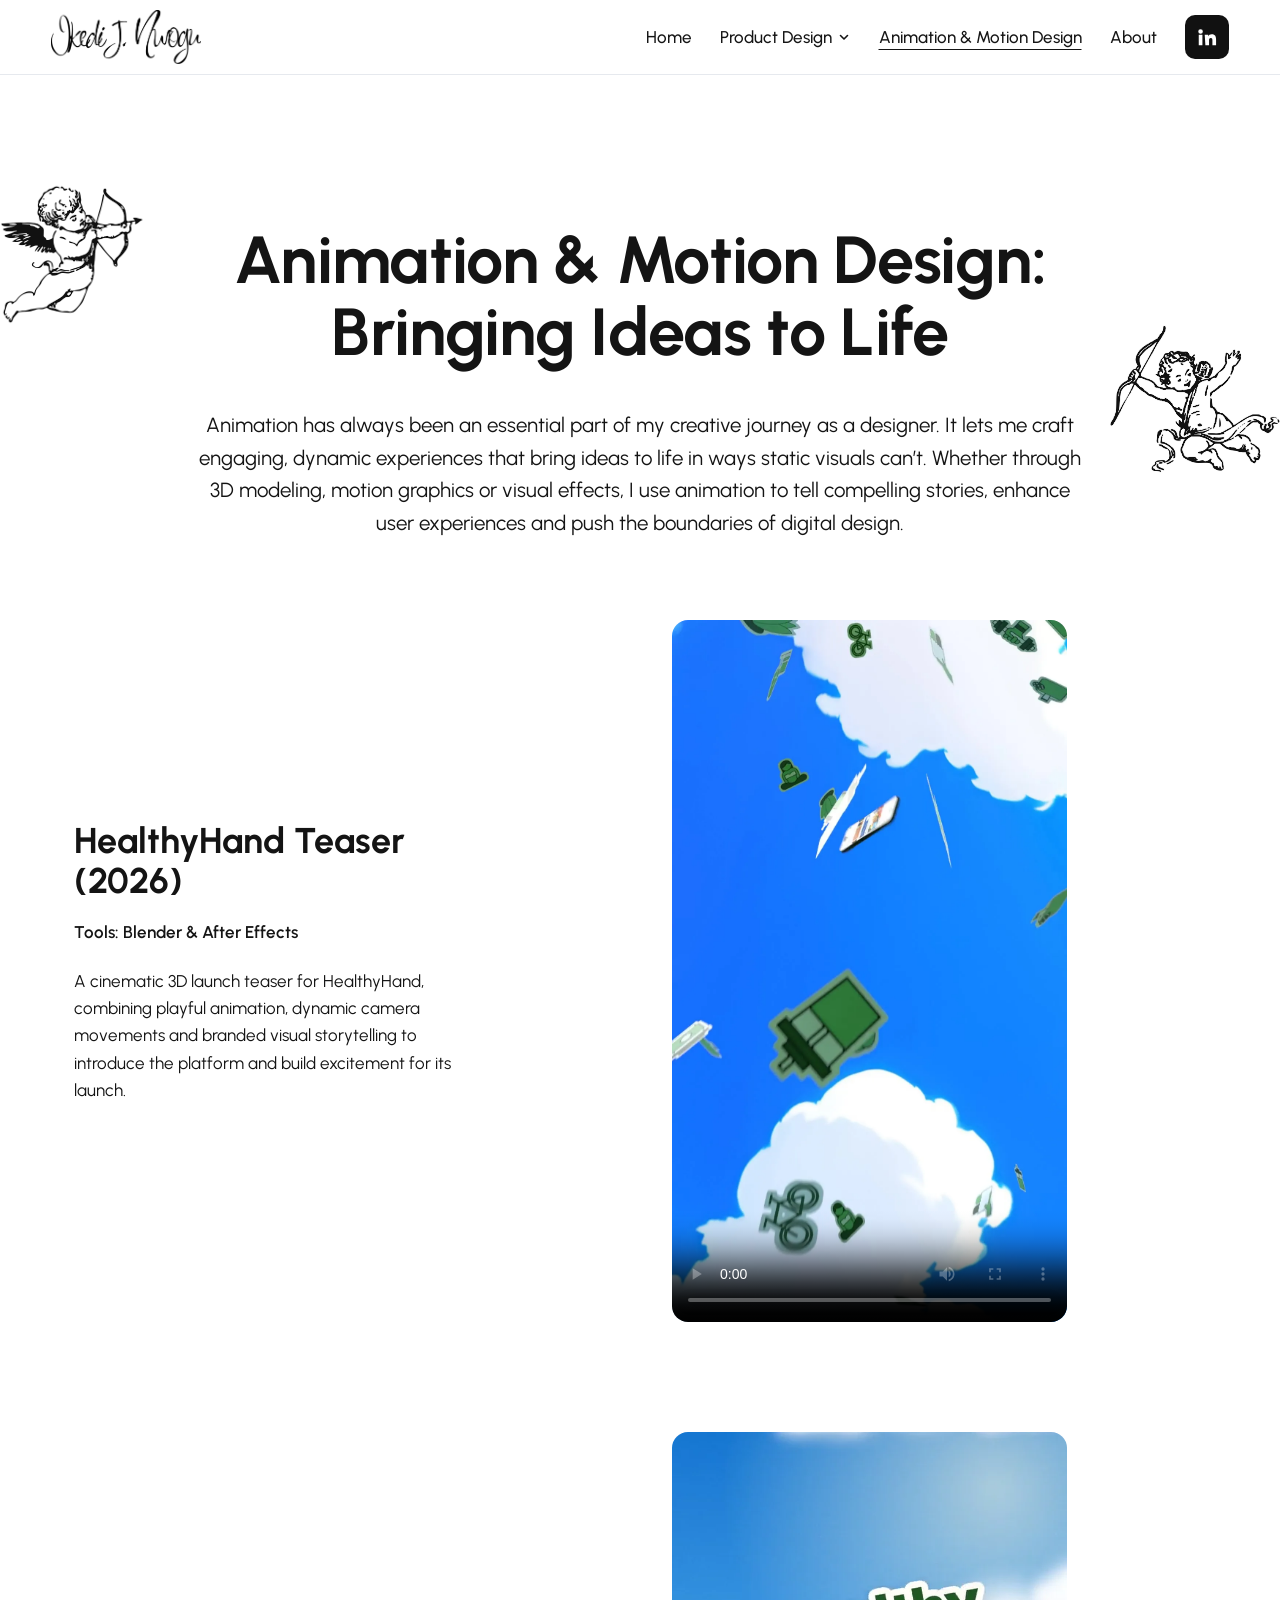
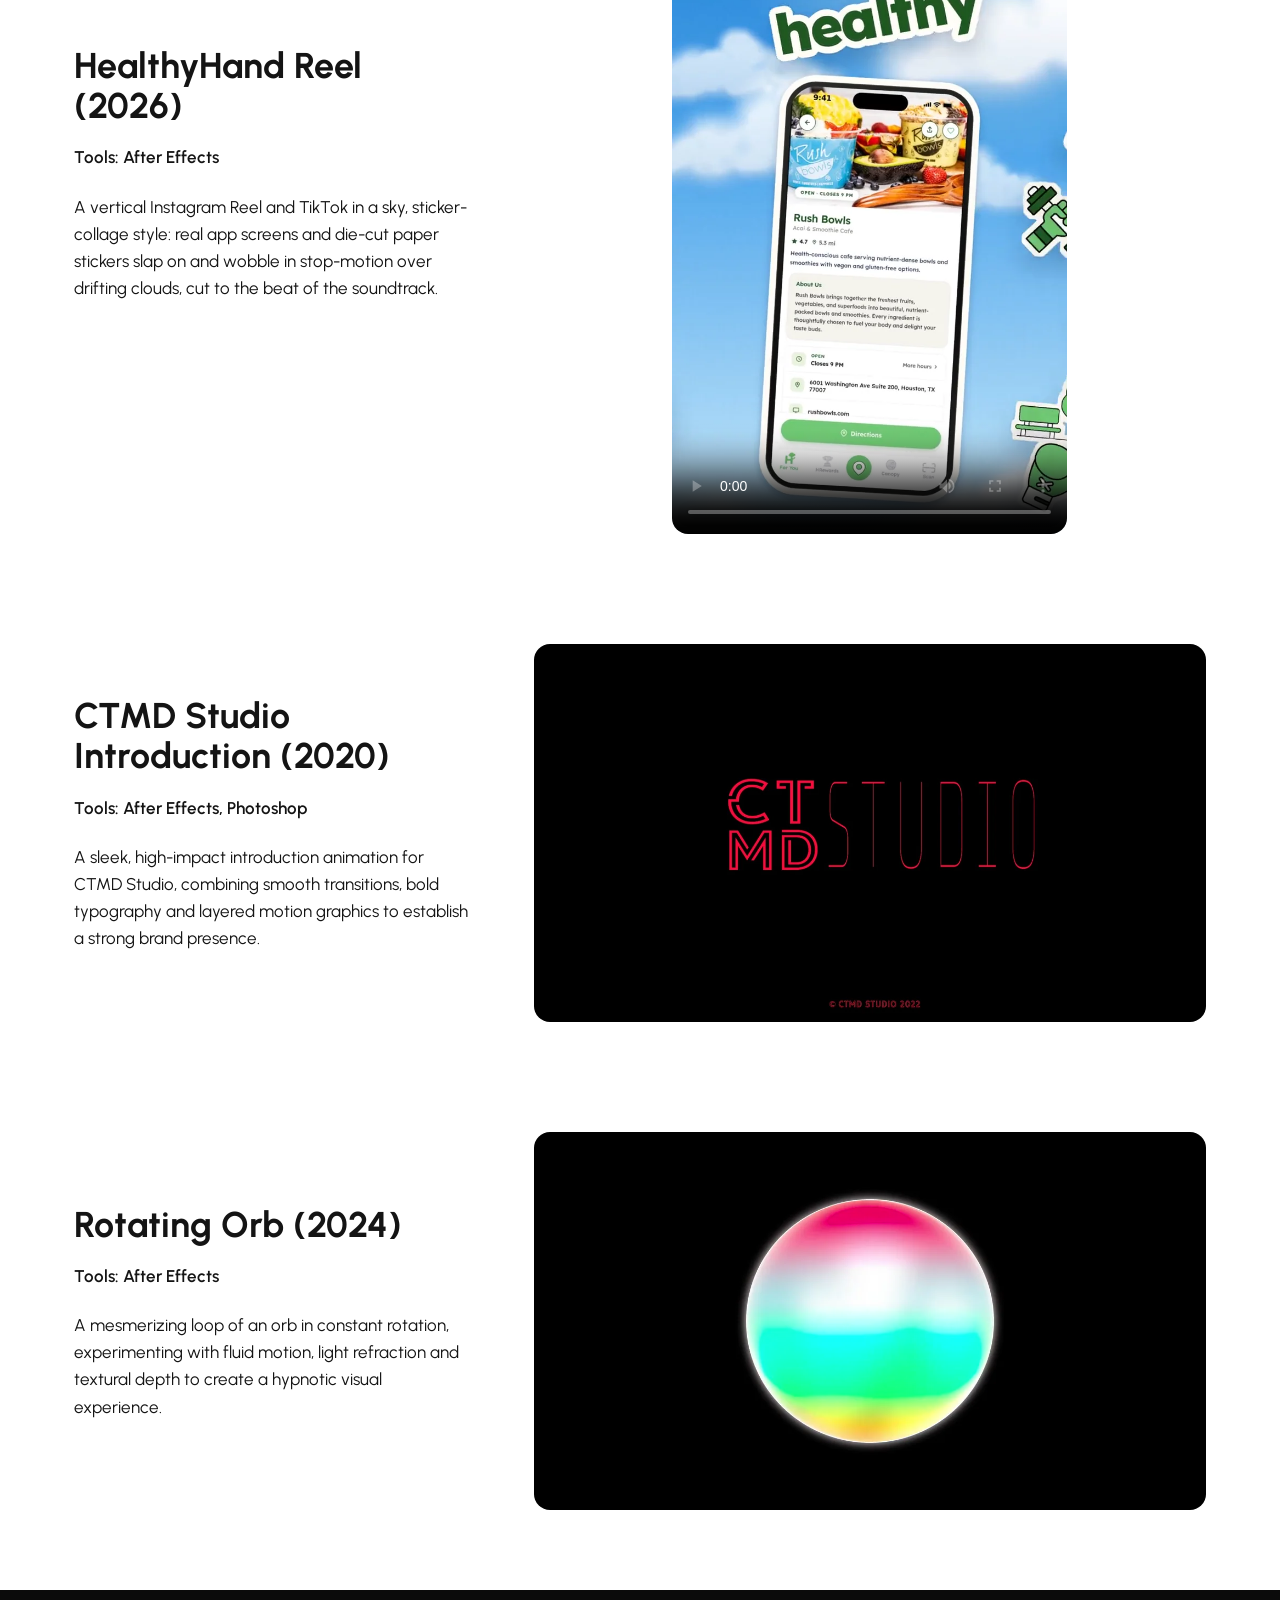
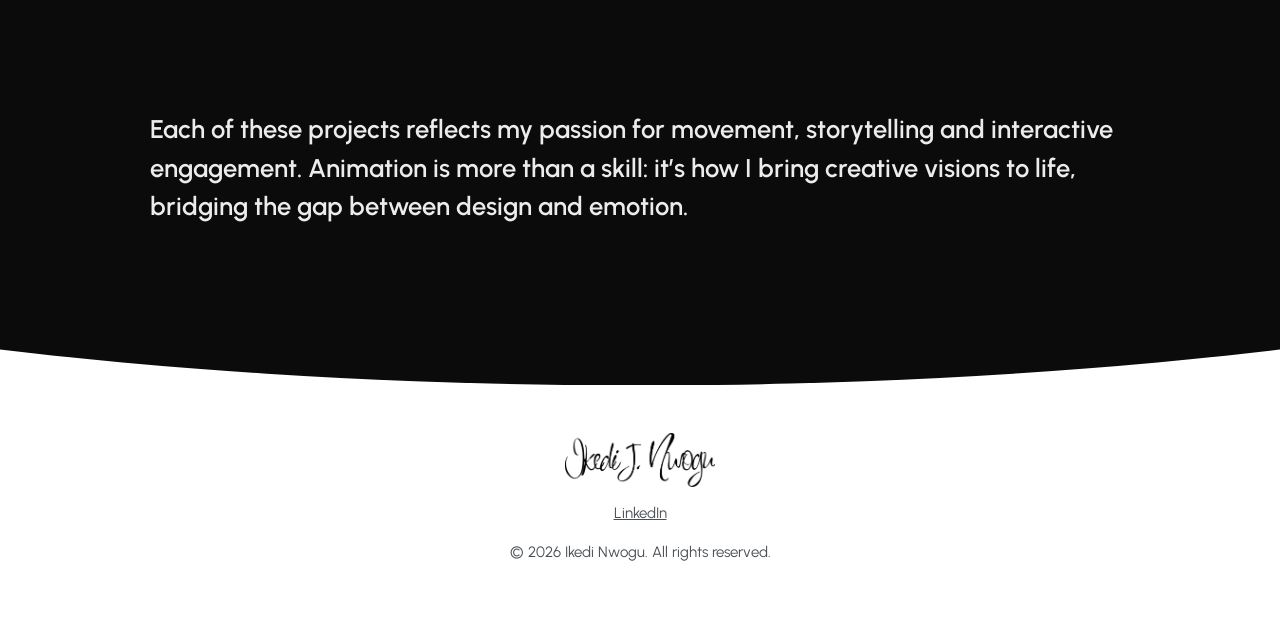
<file: motion.html>
<!doctype html>
<html lang="en">
<head>
<meta charset="utf-8">
<meta name="viewport" content="width=device-width, initial-scale=1">
<title>Animation &amp; Motion Design · Ikedi J. Nwogu</title>
<meta name="description" content="Animation and motion design by Ikedi J. Nwogu: 3D, motion graphics and brand animation.">
<meta property="og:title" content="Animation &amp; Motion Design · Ikedi J. Nwogu">
<meta property="og:description" content="Animation and motion design by Ikedi J. Nwogu: 3D, motion graphics and brand animation.">
<meta property="og:image" content="https://www.ijnwogu.com/assets/img/og.jpg">
<meta property="og:url" content="https://www.ijnwogu.com/motion.html">
<meta name="twitter:card" content="summary_large_image">
<link rel="icon" href="assets/img/favicon.png">
<link rel="preload" href="assets/fonts/urbanist-latin-500-normal.woff2" as="font" type="font/woff2" crossorigin>
<link rel="stylesheet" href="css/site.css">
</head>
<body class="case">
<a class="skip" href="#main">Skip to content</a>
<header class="nav solid">
  <a class="logo" href="index.html" aria-label="Ikedi J. Nwogu, home"><img src="assets/img/signature.png" alt="Ikedi J. Nwogu" width="631" height="227"></a>
  <nav aria-label="Main">
    <a href="index.html">Home</a>
    <div class="dd">
      <button class="dd-btn" aria-expanded="false" aria-controls="dd-cases">Product Design<svg viewBox="0 0 12 12" aria-hidden="true"><path d="M2.5 4.5 6 8l3.5-3.5" fill="none" stroke="currentColor" stroke-width="1.6" stroke-linecap="round" stroke-linejoin="round"/></svg></button>
      <div class="dd-menu" id="dd-cases"><a href="projects/healthyhand.html">Healthy Hand</a><a href="projects/paraillel.html">Paraillel</a><a href="projects/cli.html">UT Health X CLI</a><a href="projects/reema.html">Sounds of Reema</a><a href="projects/helper-bees.html">The Helper Bees</a><a href="https://ikejustis.github.io/geisinger-redesign/" target="_blank" rel="noopener">Geisinger</a><a href="projects/tandem.html">Tandem</a><a href="projects/tudum.html">Netflix Tudum Case Study</a></div>
    </div>
    <a href="motion.html" aria-current="page">Animation &amp; Motion Design</a>
    <a href="about.html">About</a>
    <a class="li" href="https://www.linkedin.com/in/ikedi-j-nwogu-963736201/" target="_blank" rel="noopener" aria-label="LinkedIn"><svg viewBox="0 0 24 24" aria-hidden="true"><path fill="currentColor" d="M4.98 3.5a2.5 2.5 0 110 5 2.5 2.5 0 010-5zM3 9.5h4V21H3zM9.5 9.5h3.8v1.6h.06c.53-1 1.83-2.06 3.77-2.06 4.03 0 4.77 2.65 4.77 6.1V21h-4v-5.1c0-1.22-.02-2.78-1.7-2.78-1.7 0-1.96 1.33-1.96 2.7V21h-4z"/></svg></a>
  </nav>
</header>
<main id="main">
<section class="mo-hero">
  <img class="cherub l" src="assets/img/motion/cherub-l.png" alt="" aria-hidden="true" width="144" height="139">
  <img class="cherub r" src="assets/img/motion/cherub-r.png" alt="" aria-hidden="true" width="170" height="148">
  <h1>Animation &amp; Motion Design:<br>Bringing Ideas to Life</h1>
  <p>Animation has always been an essential part of my creative journey as a designer. It lets me craft engaging, dynamic experiences that bring ideas to life in ways static visuals can’t. Whether through 3D modeling, motion graphics or visual effects, I use animation to tell compelling stories, enhance user experiences and push the boundaries of digital design.</p>
</section>
<div class="mo-list"><article class="mo">
  <div class="mo-txt"><h2>HealthyHand Teaser <span>(2026)</span></h2><p class="tools">Tools: Blender &amp; After Effects</p><p>A cinematic 3D launch teaser for HealthyHand, combining playful animation, dynamic camera movements and branded visual storytelling to introduce the platform and build excitement for its launch.</p></div>
  <div class="mo-media"><video class="mv tall" src="assets/video/hh-film.mp4" poster="assets/img/hh/film-poster.webp" controls playsinline preload="metadata" aria-label="HealthyHand 3D launch teaser"></video></div>
</article><article class="mo">
  <div class="mo-txt"><h2>HealthyHand Reel <span>(2026)</span></h2><p class="tools">Tools: After Effects</p><p>A vertical Instagram Reel and TikTok in a sky, sticker-collage style: real app screens and die-cut paper stickers slap on and wobble in stop-motion over drifting clouds, cut to the beat of the soundtrack.</p></div>
  <div class="mo-media"><video class="mv tall" src="assets/video/hh-reel.mp4" poster="assets/img/motion/hh-reel.webp" controls playsinline preload="metadata" aria-label="HealthyHand Instagram Reel and TikTok, sticker-collage style"></video></div>
</article><article class="mo">
  <div class="mo-txt"><h2>CTMD Studio Introduction <span>(2020)</span></h2><p class="tools">Tools: After Effects, Photoshop</p><p>A sleek, high-impact introduction animation for CTMD Studio, combining smooth transitions, bold typography and layered motion graphics to establish a strong brand presence.</p></div>
  <div class="mo-media"><img class="mv" src="assets/img/motion/ctmd-intro.webp" alt="The CTMD Studio logo in red outline type on black" width="1280" height="720" loading="lazy" decoding="async"></div>
</article><article class="mo">
  <div class="mo-txt"><h2>Rotating Orb <span>(2024)</span></h2><p class="tools">Tools: After Effects</p><p>A mesmerizing loop of an orb in constant rotation, experimenting with fluid motion, light refraction and textural depth to create a hypnotic visual experience.</p></div>
  <div class="mo-media"><video class="mv" src="assets/video/orb.mp4" poster="assets/img/motion/orb.webp" autoplay muted loop playsinline preload="metadata" aria-label="Looping animation of a glowing, rainbow-banded orb rotating on black"></video></div>
</article></div>
<section class="mo-close"><p>Each of these projects reflects my passion for movement, storytelling and interactive engagement. Animation is more than a skill: it’s how I bring creative visions to life, bridging the gap between design and emotion.</p></section>
</main>
<footer class="foot">
  <img src="assets/img/signature.png" alt="Ikedi J. Nwogu" width="631" height="227">
  <p><a class="foot-li" href="https://www.linkedin.com/in/ikedi-j-nwogu-963736201/" target="_blank" rel="noopener">LinkedIn</a></p>
  <p>© <span id="yr">2026</span> Ikedi Nwogu. All rights reserved.</p>
</footer>
<script>
document.getElementById('yr').textContent = new Date().getFullYear();
/* Every page opens at the top: clicking a project, in the list or the dropdown, starts its case study
   from the beginning. Links to a section (#…) and the browser's Back button keep their place. */
(function () {
  var entry = performance.getEntriesByType && performance.getEntriesByType('navigation')[0];
  if (location.hash || (entry && entry.type !== 'navigate')) return;
  /* Keep putting it back at the top while the page settles, until the visitor scrolls themselves. */
  var moved = false;
  ['wheel', 'touchstart', 'keydown'].forEach(function (t) { addEventListener(t, function () { moved = true; }, { passive: true, once: true }); });
  function toTop() { if (!moved) window.scrollTo({ top: 0, left: 0, behavior: 'instant' }); }
  toTop(); addEventListener('load', function () { toTop(); setTimeout(toTop, 150); setTimeout(toTop, 450); });
})();
/* The logo goes to the top of the home page. On the home page itself it glides back up. */
(function () {
  var logo = document.querySelector('.logo');
  if (!logo) return;
  logo.addEventListener('click', function (e) {
    if (new URL(logo.href, location.href).pathname !== location.pathname) return;
    e.preventDefault();
    var still = matchMedia('(prefers-reduced-motion: reduce)').matches;
    window.scrollTo({ top: 0, behavior: still ? 'instant' : 'smooth' });
    if (location.hash) history.replaceState(null, '', location.pathname + location.search);
  });
})();
/* Product Design dropdown: opens on hover (desktop) and on tap or Enter;
   Escape or a click elsewhere closes it. */
(function () {
  var dd = document.querySelector('.dd'), btn = dd && dd.querySelector('.dd-btn');
  if (!btn) return;
  function set(open) { dd.classList.toggle('open', open); btn.setAttribute('aria-expanded', open); }
  btn.addEventListener('click', function () { set(!dd.classList.contains('open')); });
  document.addEventListener('click', function (e) { if (!dd.contains(e.target)) set(false); });
  document.addEventListener('keydown', function (e) { if (e.key === 'Escape' && dd.classList.contains('open')) { set(false); btn.focus(); } });
})();
/* Living sky parallax: each cloud layer moves with the mouse and the scroll by its depth. */
(function () {
  var layers = [].slice.call(document.querySelectorAll('.skyfx .layer'));
  if (!layers.length || matchMedia('(prefers-reduced-motion: reduce)').matches) return;
  var mx = 0, my = 0, queued = false;
  function apply() {
    queued = false;
    layers.forEach(function (l) {
      var d = +l.dataset.depth, top = l.parentNode.getBoundingClientRect().top;
      l.style.transform = 'translate3d(' + (mx * d * 28) + 'px,' + (my * d * 16 + Math.min(0, top) * d * .35) + 'px,0)';
    });
  }
  function queue() { if (!queued) { queued = true; requestAnimationFrame(apply); } }
  addEventListener('pointermove', function (e) { mx = e.clientX / innerWidth - .5; my = e.clientY / innerHeight - .5; queue(); }, { passive: true });
  addEventListener('scroll', queue, { passive: true });
})();
</script>
</body>
</html>
</file>
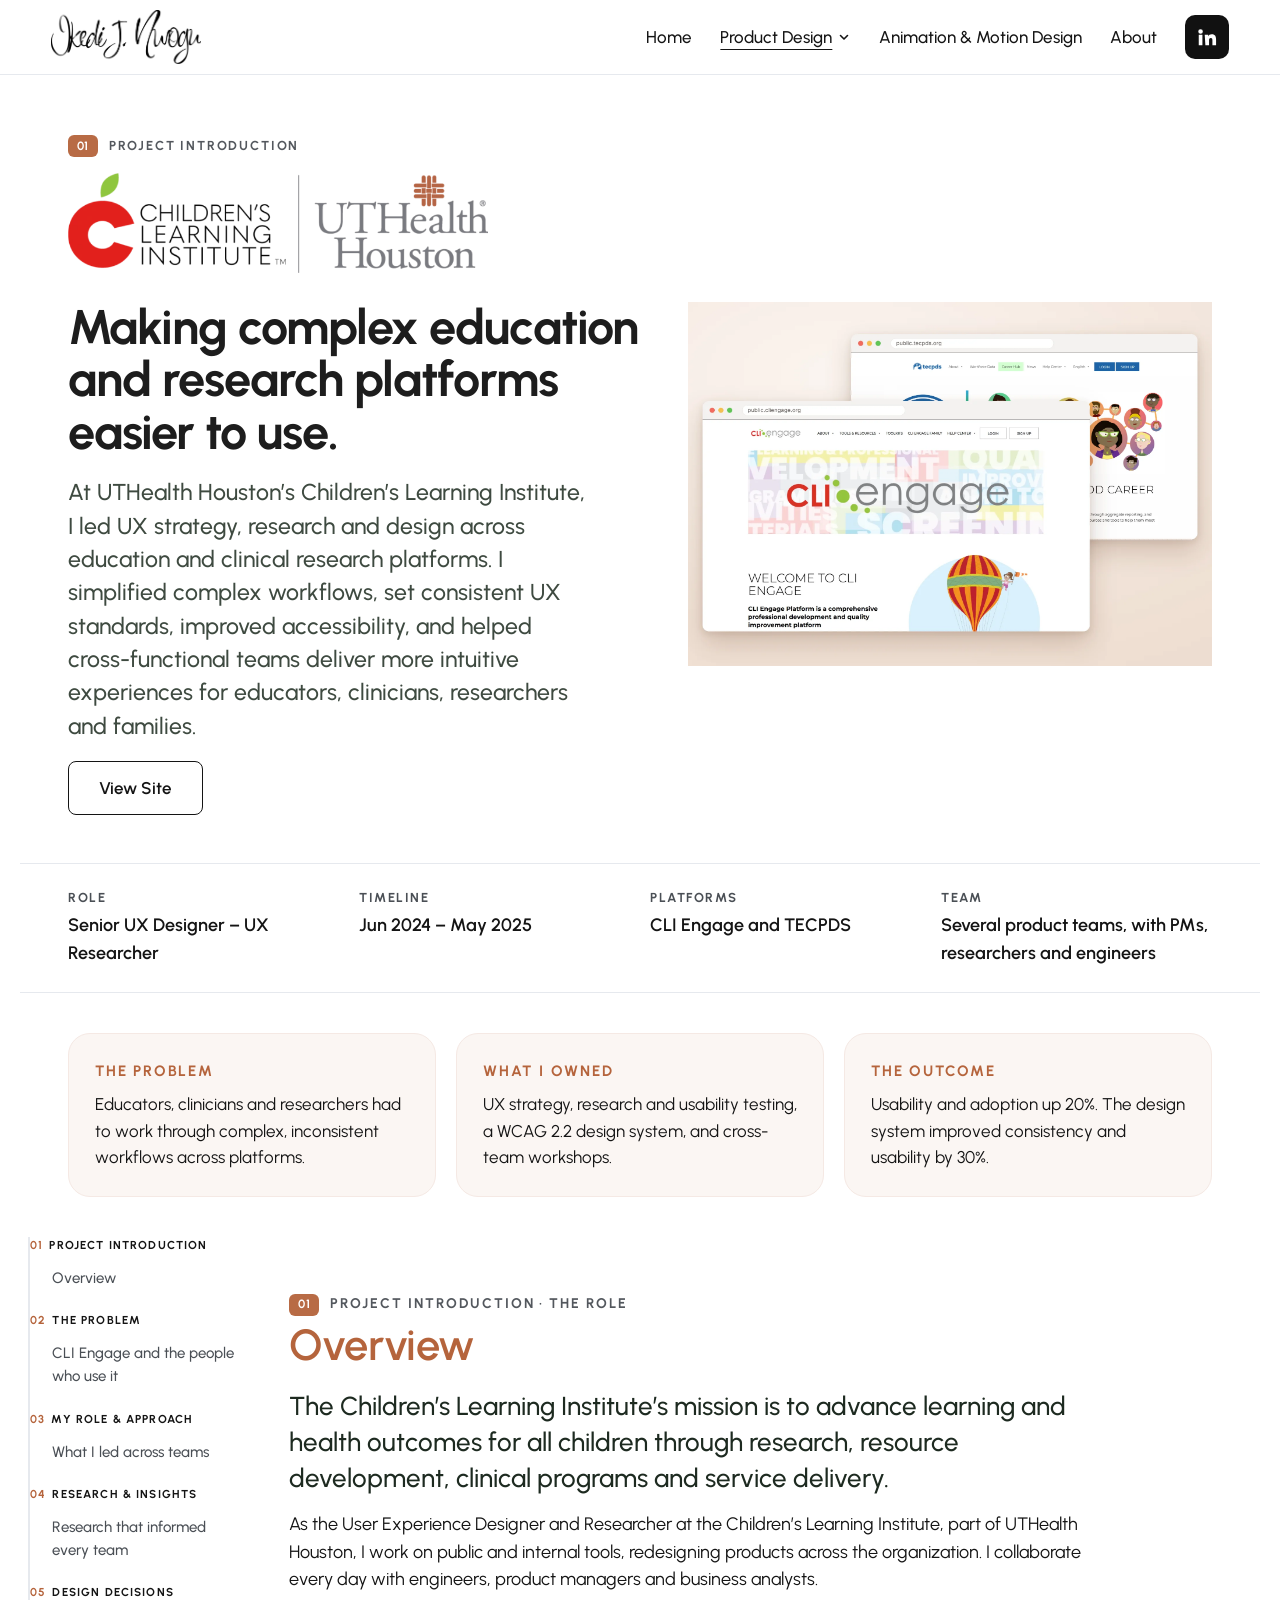
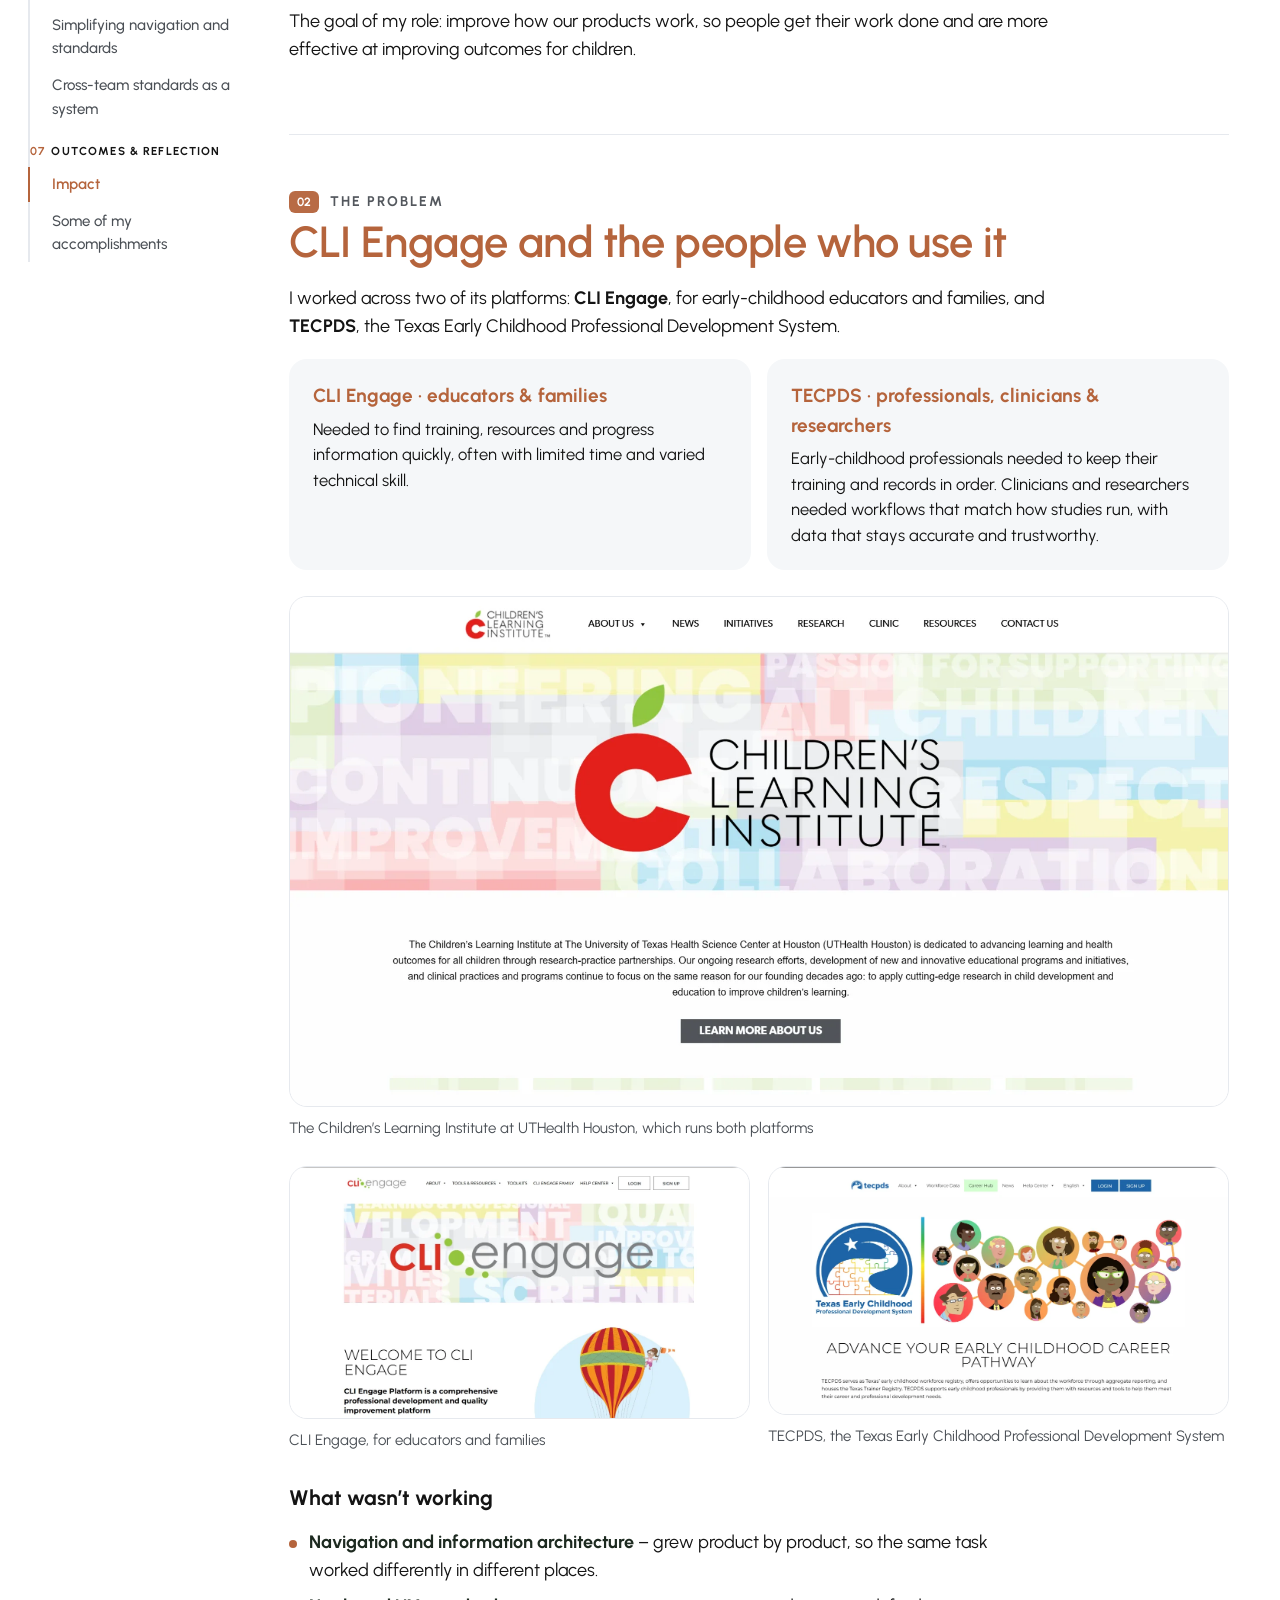
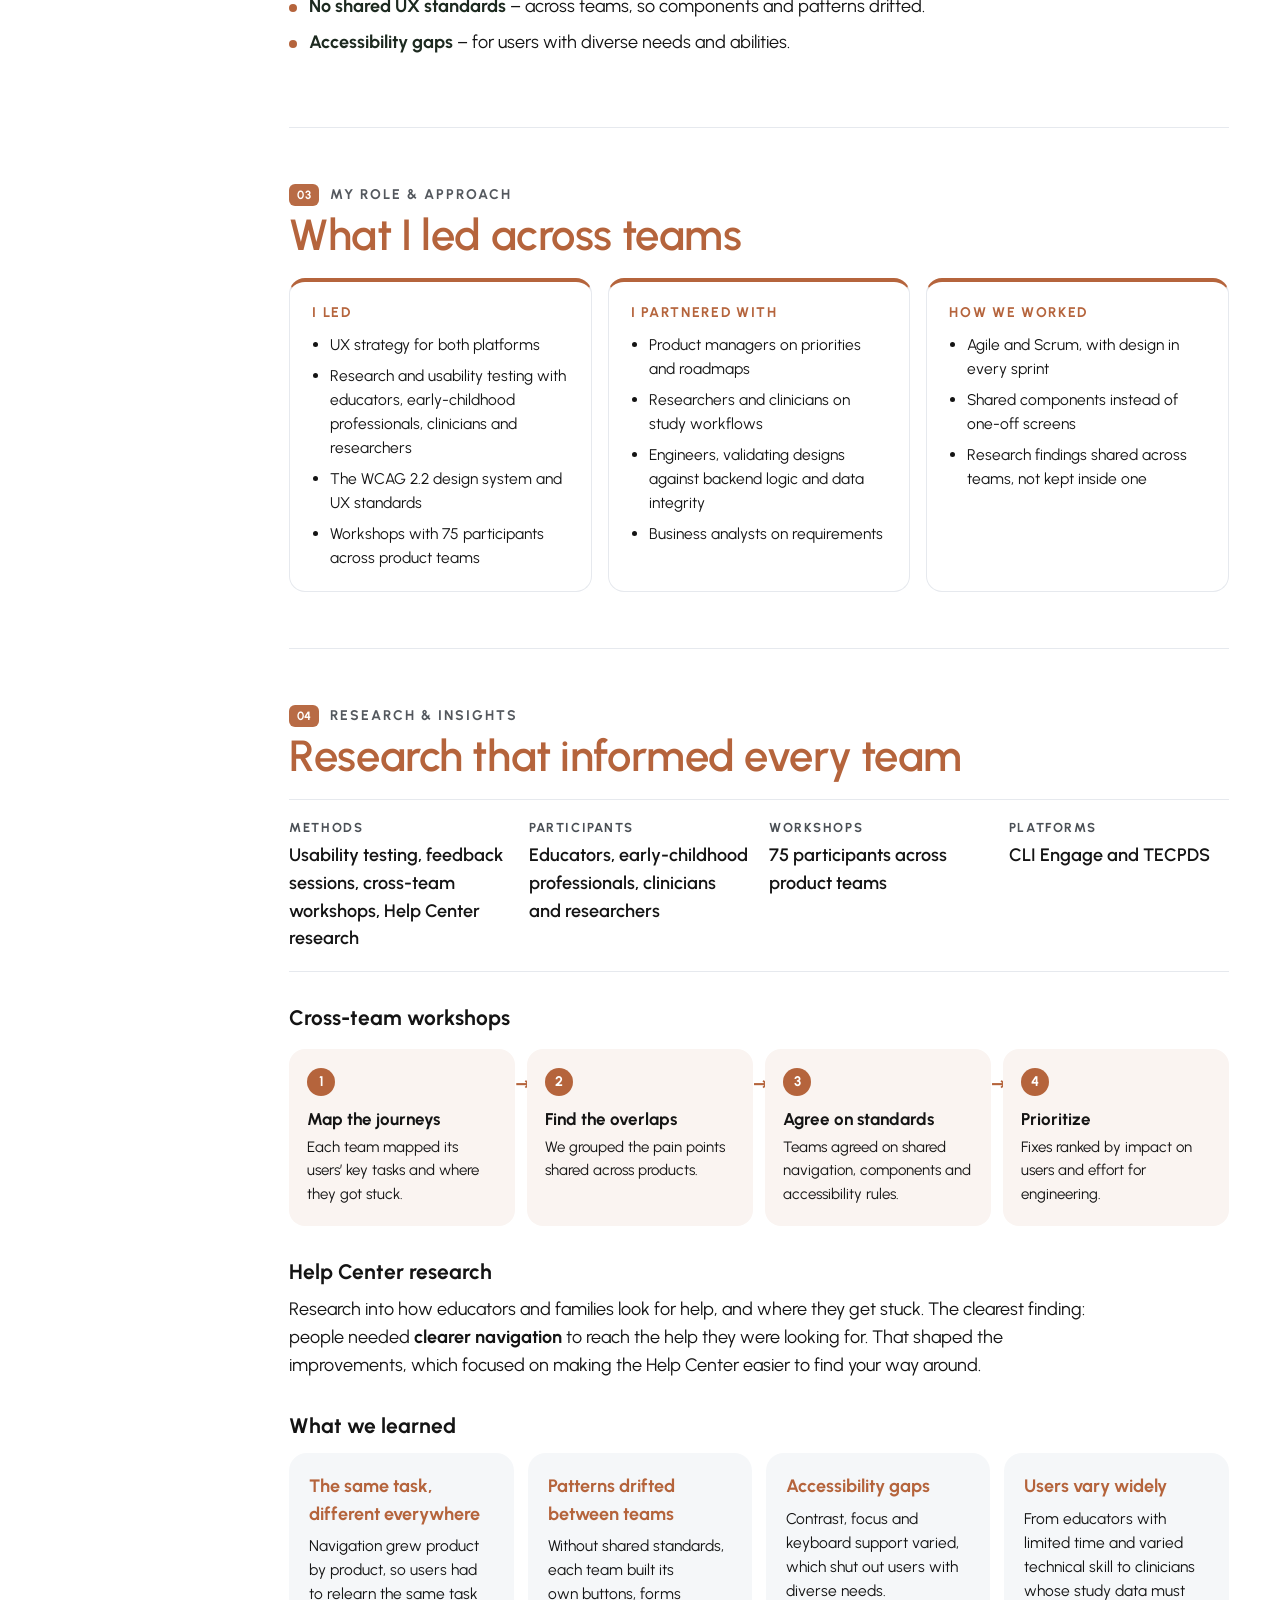
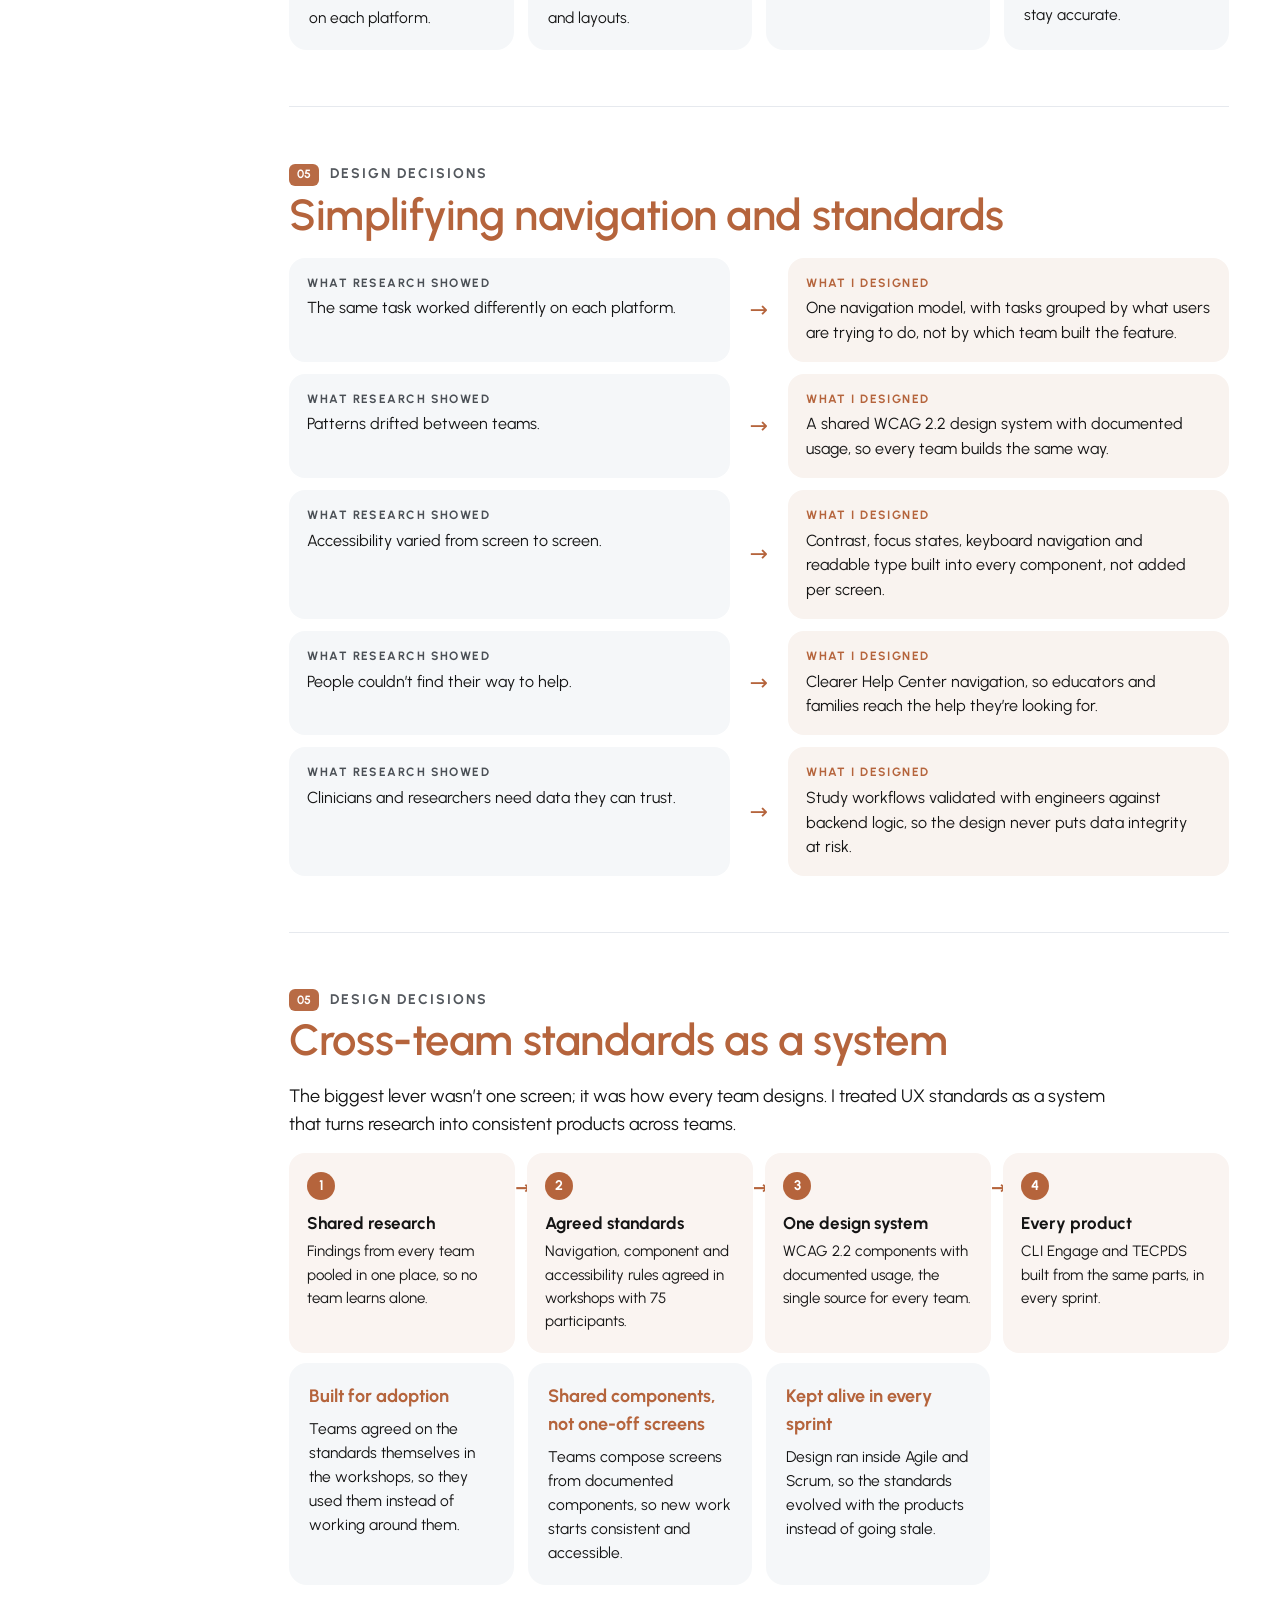
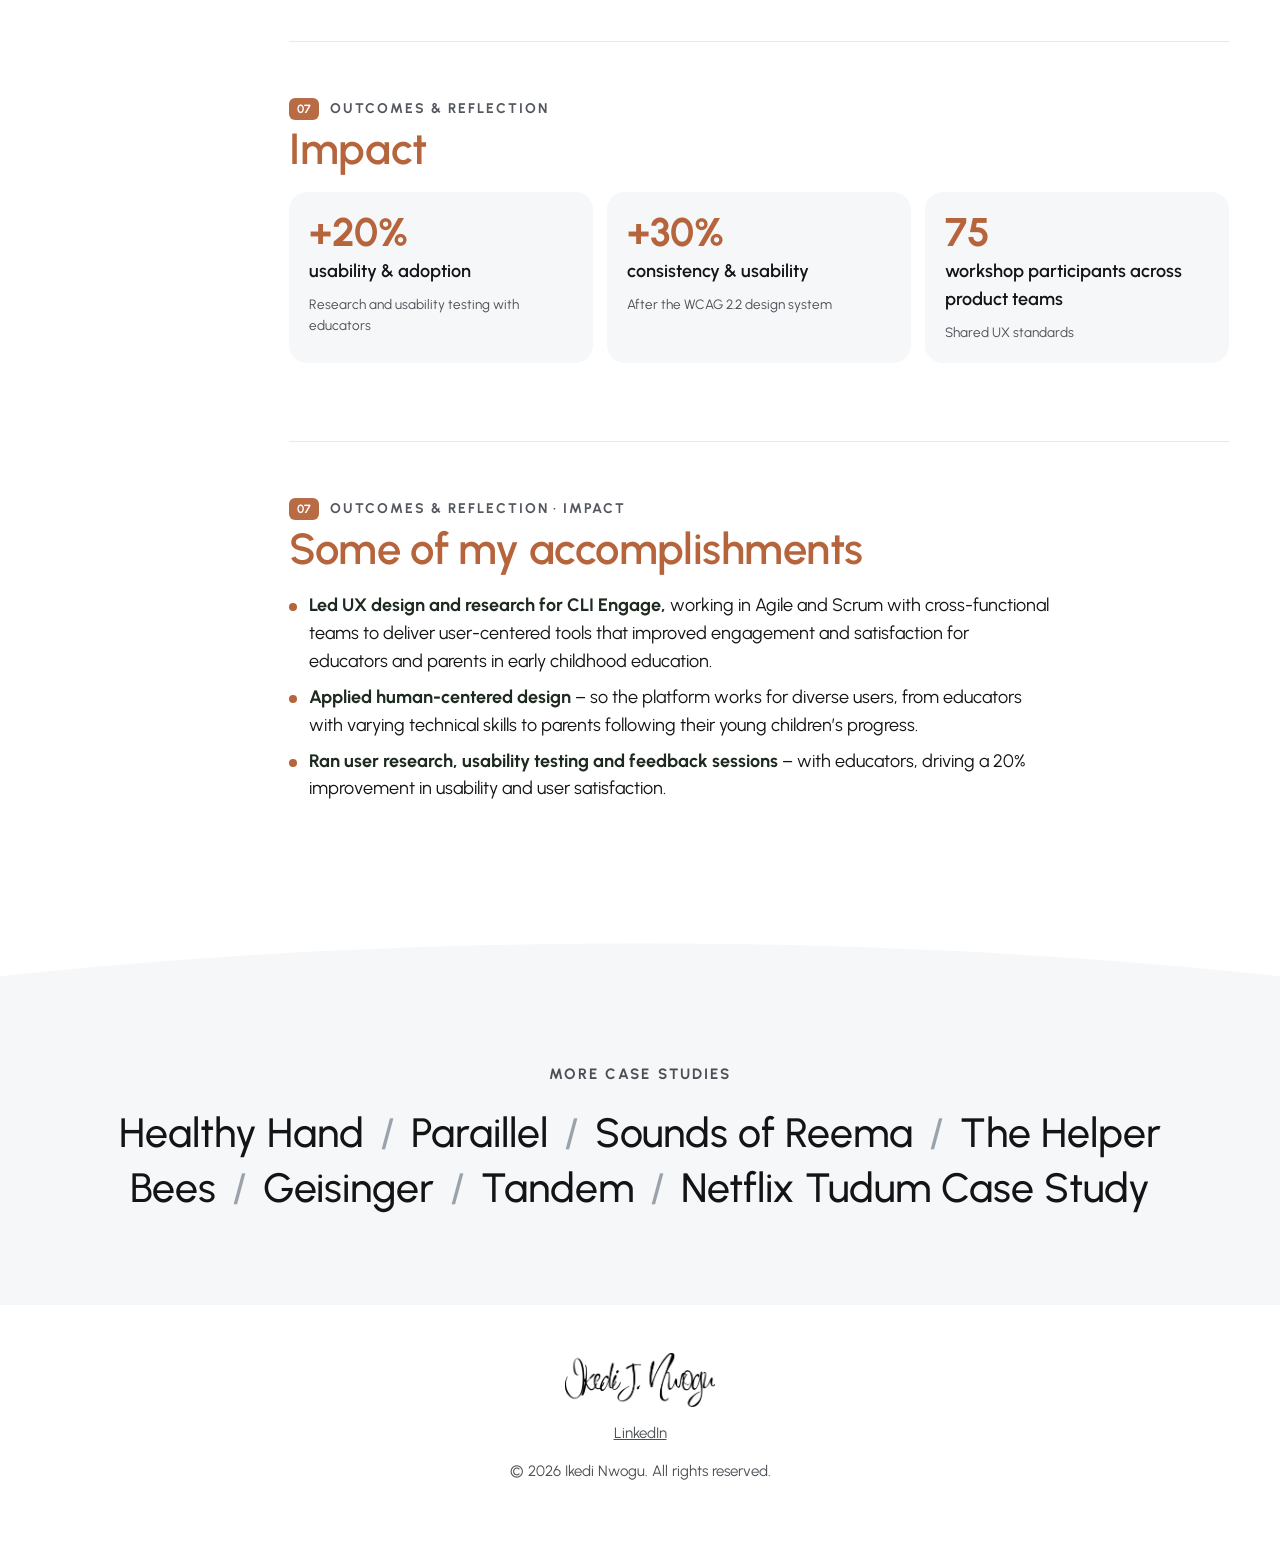
<file: projects/cli.html>
<!doctype html>
<html lang="en">
<head>
<meta charset="utf-8">
<meta name="viewport" content="width=device-width, initial-scale=1">
<title>UT Health × CLI case study · Ikedi J. Nwogu</title>
<meta name="description" content="Senior UX Designer and Researcher at UTHealth Houston’s Children’s Learning Institute: UX strategy, research, accessibility and cross-team standards across CLI Engage and TECPDS.">
<meta property="og:title" content="UT Health × CLI case study · Ikedi J. Nwogu">
<meta property="og:description" content="Senior UX Designer and Researcher at UTHealth Houston’s Children’s Learning Institute: UX strategy, research, accessibility and cross-team standards across CLI Engage and TECPDS.">
<meta property="og:image" content="https://www.ijnwogu.com/assets/img/og.jpg">
<meta property="og:url" content="https://www.ijnwogu.com/projects/cli.html">
<meta name="twitter:card" content="summary_large_image">
<link rel="icon" href="../assets/img/favicon.png">
<link rel="preload" href="../assets/fonts/urbanist-latin-500-normal.woff2" as="font" type="font/woff2" crossorigin>
<link rel="stylesheet" href="../css/site.css">
</head>
<body class="case" style="--c:#B5643C">
<a class="skip" href="#main">Skip to content</a>
<header class="nav solid">
  <a class="logo" href="../index.html" aria-label="Ikedi J. Nwogu, home"><img src="../assets/img/signature.png" alt="Ikedi J. Nwogu" width="631" height="227"></a>
  <nav aria-label="Main">
    <a href="../index.html">Home</a>
    <div class="dd">
      <button class="dd-btn on" aria-expanded="false" aria-controls="dd-cases">Product Design<svg viewBox="0 0 12 12" aria-hidden="true"><path d="M2.5 4.5 6 8l3.5-3.5" fill="none" stroke="currentColor" stroke-width="1.6" stroke-linecap="round" stroke-linejoin="round"/></svg></button>
      <div class="dd-menu" id="dd-cases"><a href="../projects/healthyhand.html">Healthy Hand</a><a href="../projects/paraillel.html">Paraillel</a><a href="../projects/cli.html" aria-current="page">UT Health X CLI</a><a href="../projects/reema.html">Sounds of Reema</a><a href="../projects/helper-bees.html">The Helper Bees</a><a href="https://ikejustis.github.io/geisinger-redesign/" target="_blank" rel="noopener">Geisinger</a><a href="../projects/tandem.html">Tandem</a><a href="../projects/tudum.html">Netflix Tudum Case Study</a></div>
    </div>
    <a href="../motion.html">Animation &amp; Motion Design</a>
    <a href="../about.html">About</a>
    <a class="li" href="https://www.linkedin.com/in/ikedi-j-nwogu-963736201/" target="_blank" rel="noopener" aria-label="LinkedIn"><svg viewBox="0 0 24 24" aria-hidden="true"><path fill="currentColor" d="M4.98 3.5a2.5 2.5 0 110 5 2.5 2.5 0 010-5zM3 9.5h4V21H3zM9.5 9.5h3.8v1.6h.06c.53-1 1.83-2.06 3.77-2.06 4.03 0 4.77 2.65 4.77 6.1V21h-4v-5.1c0-1.22-.02-2.78-1.7-2.78-1.7 0-1.96 1.33-1.96 2.7V21h-4z"/></svg></a>
  </nav>
</header>
<main id="main">
<section class="case-hero" style="--c:#B5643C">
  <div class="ch-txt">
    <p class="eyebrow num-eyebrow"><span class="n">01</span> Project introduction</p>
    <img class="ch-logo" src="../assets/img/cli/logo.webp" alt="Children’s Learning Institute and UTHealth Houston" width="707" height="168">
    <h1 class="long" style="color:#1d1d1d">Making complex education and research platforms easier to use.</h1>
    <p class="lede">At UTHealth Houston’s Children’s Learning Institute, I led UX strategy, research and design across education and clinical research platforms. I simplified complex workflows, set consistent UX standards, improved accessibility, and helped cross-functional teams deliver more intuitive experiences for educators, clinicians, researchers and families.</p>
    <p><a class="btn" href="https://public.cliengage.org/" target="_blank" rel="noopener">View Site</a></p>
  </div>
  <div class="ch-pic"><img src="../assets/img/cli/hero-platforms.webp" alt="CLI Engage and TECPDS, the two platforms I designed for, in browser windows" width="1800" height="1251"></div>
</section>
<dl class="facts"><div><dt>Role</dt><dd>Senior UX Designer – UX Researcher</dd></div><div><dt>Timeline</dt><dd>Jun 2024 – May 2025</dd></div><div><dt>Platforms</dt><dd>CLI Engage and TECPDS</dd></div><div><dt>Team</dt><dd>Several product teams, with PMs, researchers and engineers</dd></div></dl>
<section class="glance" aria-label="At a glance"><div><h2>The problem</h2><p>Educators, clinicians and researchers had to work through complex, inconsistent workflows across platforms.</p></div><div><h2>What I owned</h2><p>UX strategy, research and usability testing, a WCAG 2.2 design system, and cross-team workshops.</p></div><div><h2>The outcome</h2><p>Usability and adoption up 20%. The design system improved consistency and usability by 30%.</p></div></section>
<div class="case-body">
  <nav class="toc" aria-label="On this page"><p class="toc-ph"><span>01</span>Project introduction</p><a href="#overview">Overview</a><p class="toc-ph"><span>02</span>The problem</p><a href="#context">CLI Engage and the people who use it</a><p class="toc-ph"><span>03</span>My role &amp; approach</p><a href="#role">What I led across teams</a><p class="toc-ph"><span>04</span>Research &amp; insights</p><a href="#research">Research that informed every team</a><p class="toc-ph"><span>05</span>Design decisions</p><a href="#decisions">Simplifying navigation and standards</a><a href="#standards">Cross-team standards as a system</a><p class="toc-ph"><span>07</span>Outcomes &amp; reflection</p><a href="#impact">Impact</a><a href="#accomplishments">Some of my accomplishments</a></nav>
  <div class="case-main">
<section class="cs" id="overview" aria-labelledby="overview-h">
  <p class="eyebrow"><span class="n">01</span> Project introduction · The role</p><h2 id="overview-h" style="color:#B5643C">Overview</h2>
<p class="big">The Children’s Learning Institute’s mission is to advance learning and health outcomes for all children through research, resource development, clinical programs and service delivery.</p>
<p>As the User Experience Designer and Researcher at the Children’s Learning Institute, part of UTHealth Houston, I work on public and internal tools, redesigning products across the organization. I collaborate every day with engineers, product managers and business analysts.</p>
<p>The goal of my role: improve how our products work, so people get their work done and are more effective at improving outcomes for children.</p>
</section>
<section class="cs" id="context" aria-labelledby="context-h">
  <p class="eyebrow"><span class="n">02</span> The problem</p><h2 id="context-h" style="color:#B5643C">CLI Engage and the people who use it</h2><p>I worked across two of its platforms: <b>CLI Engage</b>, for early-childhood educators and families, and <b>TECPDS</b>, the Texas Early Childhood Professional Development System.</p>
<div class="two-sided">
  <article><h3>CLI Engage · educators &amp; families</h3><p>Needed to find training, resources and progress information quickly, often with limited time and varied technical skill.</p></article>
  <article><h3>TECPDS · professionals, clinicians &amp; researchers</h3><p>Early-childhood professionals needed to keep their training and records in order. Clinicians and researchers needed workflows that match how studies run, with data that stays accurate and trustworthy.</p></article>
</div>
<div class="screens"><figure class="fig"><img src="../assets/img/cli/institute-home.webp" alt="The public Children’s Learning Institute homepage" width="1600" height="866" loading="lazy" decoding="async"><figcaption>The Children’s Learning Institute at UTHealth Houston, which runs both platforms</figcaption></figure></div>
<div class="twofig screens">
  <figure class="fig"><img src="../assets/img/cli/engage-home.webp" alt="The public CLI Engage homepage" width="1200" height="657" loading="lazy" decoding="async"><figcaption>CLI Engage, for educators and families</figcaption></figure>
  <figure class="fig"><img src="../assets/img/cli/tecpds-home.webp" alt="The public TECPDS homepage" width="1200" height="647" loading="lazy" decoding="async"><figcaption>TECPDS, the Texas Early Childhood Professional Development System</figcaption></figure>
</div>
<h3>What wasn’t working</h3>
<ul class="pts"><li><b>Navigation and information architecture</b> – grew product by product, so the same task worked differently in different places.</li><li><b>No shared UX standards</b> – across teams, so components and patterns drifted.</li><li><b>Accessibility gaps</b> – for users with diverse needs and abilities.</li></ul>
</section>
<section class="cs" id="role" aria-labelledby="role-h">
  <p class="eyebrow"><span class="n">03</span> My role &amp; approach</p><h2 id="role-h" style="color:#B5643C">What I led across teams</h2>
<div class="own"><div><h3>I led</h3><ul><li>UX strategy for both platforms</li><li>Research and usability testing with educators, early-childhood professionals, clinicians and researchers</li><li>The WCAG 2.2 design system and UX standards</li><li>Workshops with 75 participants across product teams</li></ul></div><div><h3>I partnered with</h3><ul><li>Product managers on priorities and roadmaps</li><li>Researchers and clinicians on study workflows</li><li>Engineers, validating designs against backend logic and data integrity</li><li>Business analysts on requirements</li></ul></div><div><h3>How we worked</h3><ul><li>Agile and Scrum, with design in every sprint</li><li>Shared components instead of one-off screens</li><li>Research findings shared across teams, not kept inside one</li></ul></div></div>
</section>
<section class="cs" id="research" aria-labelledby="research-h">
  <p class="eyebrow"><span class="n">04</span> Research &amp; insights</p><h2 id="research-h" style="color:#B5643C">Research that informed every team</h2>
<dl class="facts in"><div><dt>Methods</dt><dd>Usability testing, feedback sessions, cross-team workshops, Help Center research</dd></div><div><dt>Participants</dt><dd>Educators, early-childhood professionals, clinicians and researchers</dd></div><div><dt>Workshops</dt><dd>75 participants across product teams</dd></div><div><dt>Platforms</dt><dd>CLI Engage and TECPDS</dd></div></dl>
<h3>Cross-team workshops</h3>
<ol class="flowx" aria-label="How the cross-team workshops ran"><li><b>1</b><h3>Map the journeys</h3><p>Each team mapped its users’ key tasks and where they got stuck.</p></li><li><b>2</b><h3>Find the overlaps</h3><p>We grouped the pain points shared across products.</p></li><li><b>3</b><h3>Agree on standards</h3><p>Teams agreed on shared navigation, components and accessibility rules.</p></li><li><b>4</b><h3>Prioritize</h3><p>Fixes ranked by impact on users and effort for engineering.</p></li></ol>
<h3>Help Center research</h3>
<p>Research into how educators and families look for help, and where they get stuck. The clearest finding: people needed <b>clearer navigation</b> to reach the help they were looking for. That shaped the improvements, which focused on making the Help Center easier to find your way around.</p>
<h3>What we learned</h3>
<div class="features"><div class="feat"><h3>The same task, different everywhere</h3><p>Navigation grew product by product, so users had to relearn the same task on each platform.</p></div><div class="feat"><h3>Patterns drifted between teams</h3><p>Without shared standards, each team built its own buttons, forms and layouts.</p></div><div class="feat"><h3>Accessibility gaps</h3><p>Contrast, focus and keyboard support varied, which shut out users with diverse needs.</p></div><div class="feat"><h3>Users vary widely</h3><p>From educators with limited time and varied technical skill to clinicians whose study data must stay accurate.</p></div></div>

</section>
<section class="cs" id="decisions" aria-labelledby="decisions-h">
  <p class="eyebrow"><span class="n">05</span> Design decisions</p><h2 id="decisions-h" style="color:#B5643C">Simplifying navigation and standards</h2>
<div class="i2d"><div class="i2d-row"><p class="i"><span>What research showed</span>The same task worked differently on each platform.</p><span class="arrow" aria-hidden="true">→</span><p class="d"><span>What I designed</span>One navigation model, with tasks grouped by what users are trying to do, not by which team built the feature.</p></div><div class="i2d-row"><p class="i"><span>What research showed</span>Patterns drifted between teams.</p><span class="arrow" aria-hidden="true">→</span><p class="d"><span>What I designed</span>A shared WCAG 2.2 design system with documented usage, so every team builds the same way.</p></div><div class="i2d-row"><p class="i"><span>What research showed</span>Accessibility varied from screen to screen.</p><span class="arrow" aria-hidden="true">→</span><p class="d"><span>What I designed</span>Contrast, focus states, keyboard navigation and readable type built into every component, not added per screen.</p></div><div class="i2d-row"><p class="i"><span>What research showed</span>People couldn’t find their way to help.</p><span class="arrow" aria-hidden="true">→</span><p class="d"><span>What I designed</span>Clearer Help Center navigation, so educators and families reach the help they’re looking for.</p></div><div class="i2d-row"><p class="i"><span>What research showed</span>Clinicians and researchers need data they can trust.</p><span class="arrow" aria-hidden="true">→</span><p class="d"><span>What I designed</span>Study workflows validated with engineers against backend logic, so the design never puts data integrity at risk.</p></div></div>


</section>
<section class="cs" id="standards" aria-labelledby="standards-h">
  <p class="eyebrow"><span class="n">05</span> Design decisions</p><h2 id="standards-h" style="color:#B5643C">Cross-team standards as a system</h2>
<p>The biggest lever wasn’t one screen; it was how every team designs. I treated UX standards as a system that turns research into consistent products across teams.</p>
<ol class="flowx" aria-label="How cross-team standards work as a system: research, standards, design system, products"><li><b>1</b><h3>Shared research</h3><p>Findings from every team pooled in one place, so no team learns alone.</p></li><li><b>2</b><h3>Agreed standards</h3><p>Navigation, component and accessibility rules agreed in workshops with 75 participants.</p></li><li><b>3</b><h3>One design system</h3><p>WCAG 2.2 components with documented usage, the single source for every team.</p></li><li><b>4</b><h3>Every product</h3><p>CLI Engage and TECPDS built from the same parts, in every sprint.</p></li></ol>
<div class="features"><div class="feat"><h3>Built for adoption</h3><p>Teams agreed on the standards themselves in the workshops, so they used them instead of working around them.</p></div><div class="feat"><h3>Shared components, not one-off screens</h3><p>Teams compose screens from documented components, so new work starts consistent and accessible.</p></div><div class="feat"><h3>Kept alive in every sprint</h3><p>Design ran inside Agile and Scrum, so the standards evolved with the products instead of going stale.</p></div></div>
</section>
<section class="cs" id="impact" aria-labelledby="impact-h">
  <p class="eyebrow"><span class="n">07</span> Outcomes &amp; reflection</p><h2 id="impact-h" style="color:#B5643C">Impact</h2>
<div class="outc"><div><b>+20%</b><span>usability &amp; adoption</span><em>Research and usability testing with educators</em></div><div><b>+30%</b><span>consistency &amp; usability</span><em>After the WCAG 2.2 design system</em></div><div><b>75</b><span>workshop participants across product teams</span><em>Shared UX standards</em></div></div>
</section>
<section class="cs" id="accomplishments" aria-labelledby="accomplishments-h">
  <p class="eyebrow"><span class="n">07</span> Outcomes &amp; reflection · Impact</p><h2 id="accomplishments-h" style="color:#B5643C">Some of my accomplishments</h2>
<ul class="pts"><li><b>Led UX design and research for CLI Engage,</b> working in Agile and Scrum with cross-functional teams to deliver user-centered tools that improved engagement and satisfaction for educators and parents in early childhood education.</li><li><b>Applied human-centered design</b> – so the platform works for diverse users, from educators with varying technical skills to parents following their young children’s progress.</li><li><b>Ran user research, usability testing and feedback sessions</b> – with educators, driving a 20% improvement in usability and user satisfaction.</li></ul>
<p class="hint">To respect the privacy of CLI and its initiatives, details and visuals of my projects are restricted.</p>
</section>
  </div>
</div>
<section class="others" aria-labelledby="others-h">
  <h2 id="others-h" class="sec">More case studies</h2>
  <p><a href="../projects/healthyhand.html">Healthy Hand</a><span aria-hidden="true"> / </span><a href="../projects/paraillel.html">Paraillel</a><span aria-hidden="true"> / </span><a href="../projects/reema.html">Sounds of Reema</a><span aria-hidden="true"> / </span><a href="../projects/helper-bees.html">The Helper Bees</a><span aria-hidden="true"> / </span><a href="https://ikejustis.github.io/geisinger-redesign/" target="_blank" rel="noopener">Geisinger</a><span aria-hidden="true"> / </span><a href="../projects/tandem.html">Tandem</a><span aria-hidden="true"> / </span><a href="../projects/tudum.html">Netflix Tudum Case Study</a></p>
</section>
</main>
<footer class="foot">
  <img src="../assets/img/signature.png" alt="Ikedi J. Nwogu" width="631" height="227">
  <p><a class="foot-li" href="https://www.linkedin.com/in/ikedi-j-nwogu-963736201/" target="_blank" rel="noopener">LinkedIn</a></p>
  <p>© <span id="yr">2026</span> Ikedi Nwogu. All rights reserved.</p>
</footer>
<script>
document.getElementById('yr').textContent = new Date().getFullYear();
/* Every page opens at the top: clicking a project, in the list or the dropdown, starts its case study
   from the beginning. Links to a section (#…) and the browser's Back button keep their place. */
(function () {
  var entry = performance.getEntriesByType && performance.getEntriesByType('navigation')[0];
  if (location.hash || (entry && entry.type !== 'navigate')) return;
  /* Keep putting it back at the top while the page settles, until the visitor scrolls themselves. */
  var moved = false;
  ['wheel', 'touchstart', 'keydown'].forEach(function (t) { addEventListener(t, function () { moved = true; }, { passive: true, once: true }); });
  function toTop() { if (!moved) window.scrollTo({ top: 0, left: 0, behavior: 'instant' }); }
  toTop(); addEventListener('load', function () { toTop(); setTimeout(toTop, 150); setTimeout(toTop, 450); });
})();
/* The logo goes to the top of the home page. On the home page itself it glides back up. */
(function () {
  var logo = document.querySelector('.logo');
  if (!logo) return;
  logo.addEventListener('click', function (e) {
    if (new URL(logo.href, location.href).pathname !== location.pathname) return;
    e.preventDefault();
    var still = matchMedia('(prefers-reduced-motion: reduce)').matches;
    window.scrollTo({ top: 0, behavior: still ? 'instant' : 'smooth' });
    if (location.hash) history.replaceState(null, '', location.pathname + location.search);
  });
})();
/* Product Design dropdown: opens on hover (desktop) and on tap or Enter;
   Escape or a click elsewhere closes it. */
(function () {
  var dd = document.querySelector('.dd'), btn = dd && dd.querySelector('.dd-btn');
  if (!btn) return;
  function set(open) { dd.classList.toggle('open', open); btn.setAttribute('aria-expanded', open); }
  btn.addEventListener('click', function () { set(!dd.classList.contains('open')); });
  document.addEventListener('click', function (e) { if (!dd.contains(e.target)) set(false); });
  document.addEventListener('keydown', function (e) { if (e.key === 'Escape' && dd.classList.contains('open')) { set(false); btn.focus(); } });
})();
/* Living sky parallax: each cloud layer moves with the mouse and the scroll by its depth. */
(function () {
  var layers = [].slice.call(document.querySelectorAll('.skyfx .layer'));
  if (!layers.length || matchMedia('(prefers-reduced-motion: reduce)').matches) return;
  var mx = 0, my = 0, queued = false;
  function apply() {
    queued = false;
    layers.forEach(function (l) {
      var d = +l.dataset.depth, top = l.parentNode.getBoundingClientRect().top;
      l.style.transform = 'translate3d(' + (mx * d * 28) + 'px,' + (my * d * 16 + Math.min(0, top) * d * .35) + 'px,0)';
    });
  }
  function queue() { if (!queued) { queued = true; requestAnimationFrame(apply); } }
  addEventListener('pointermove', function (e) { mx = e.clientX / innerWidth - .5; my = e.clientY / innerHeight - .5; queue(); }, { passive: true });
  addEventListener('scroll', queue, { passive: true });
})();
</script>
<script>
/* Launch film: starts muted; the button turns the score on and off. */
(function () {
  var v = document.getElementById('film'), b = document.querySelector('[data-snd]');
  if (!v || !b) return;
  b.addEventListener('click', function () {
    v.muted = !v.muted; if (!v.muted) v.play();
    b.setAttribute('aria-pressed', String(!v.muted)); b.querySelector('span').textContent = v.muted ? 'Sound on' : 'Sound off';
  });
})();
/* Highlight the section in view in the side contents. */
(function () {
  var links = {}; document.querySelectorAll('.toc a').forEach(function (a) { links[a.getAttribute('href').slice(1)] = a; });
  if (!('IntersectionObserver' in window)) return;
  var io = new IntersectionObserver(function (es) { es.forEach(function (e) { if (e.isIntersecting) { Object.values(links).forEach(function (a) { a.classList.remove('on'); }); var a = links[e.target.id]; if (a) a.classList.add('on'); } }); }, { rootMargin: '-35% 0px -60% 0px' });
  document.querySelectorAll('.cs').forEach(function (s) { io.observe(s); });
})();
</script>
</body>
</html>
</file>
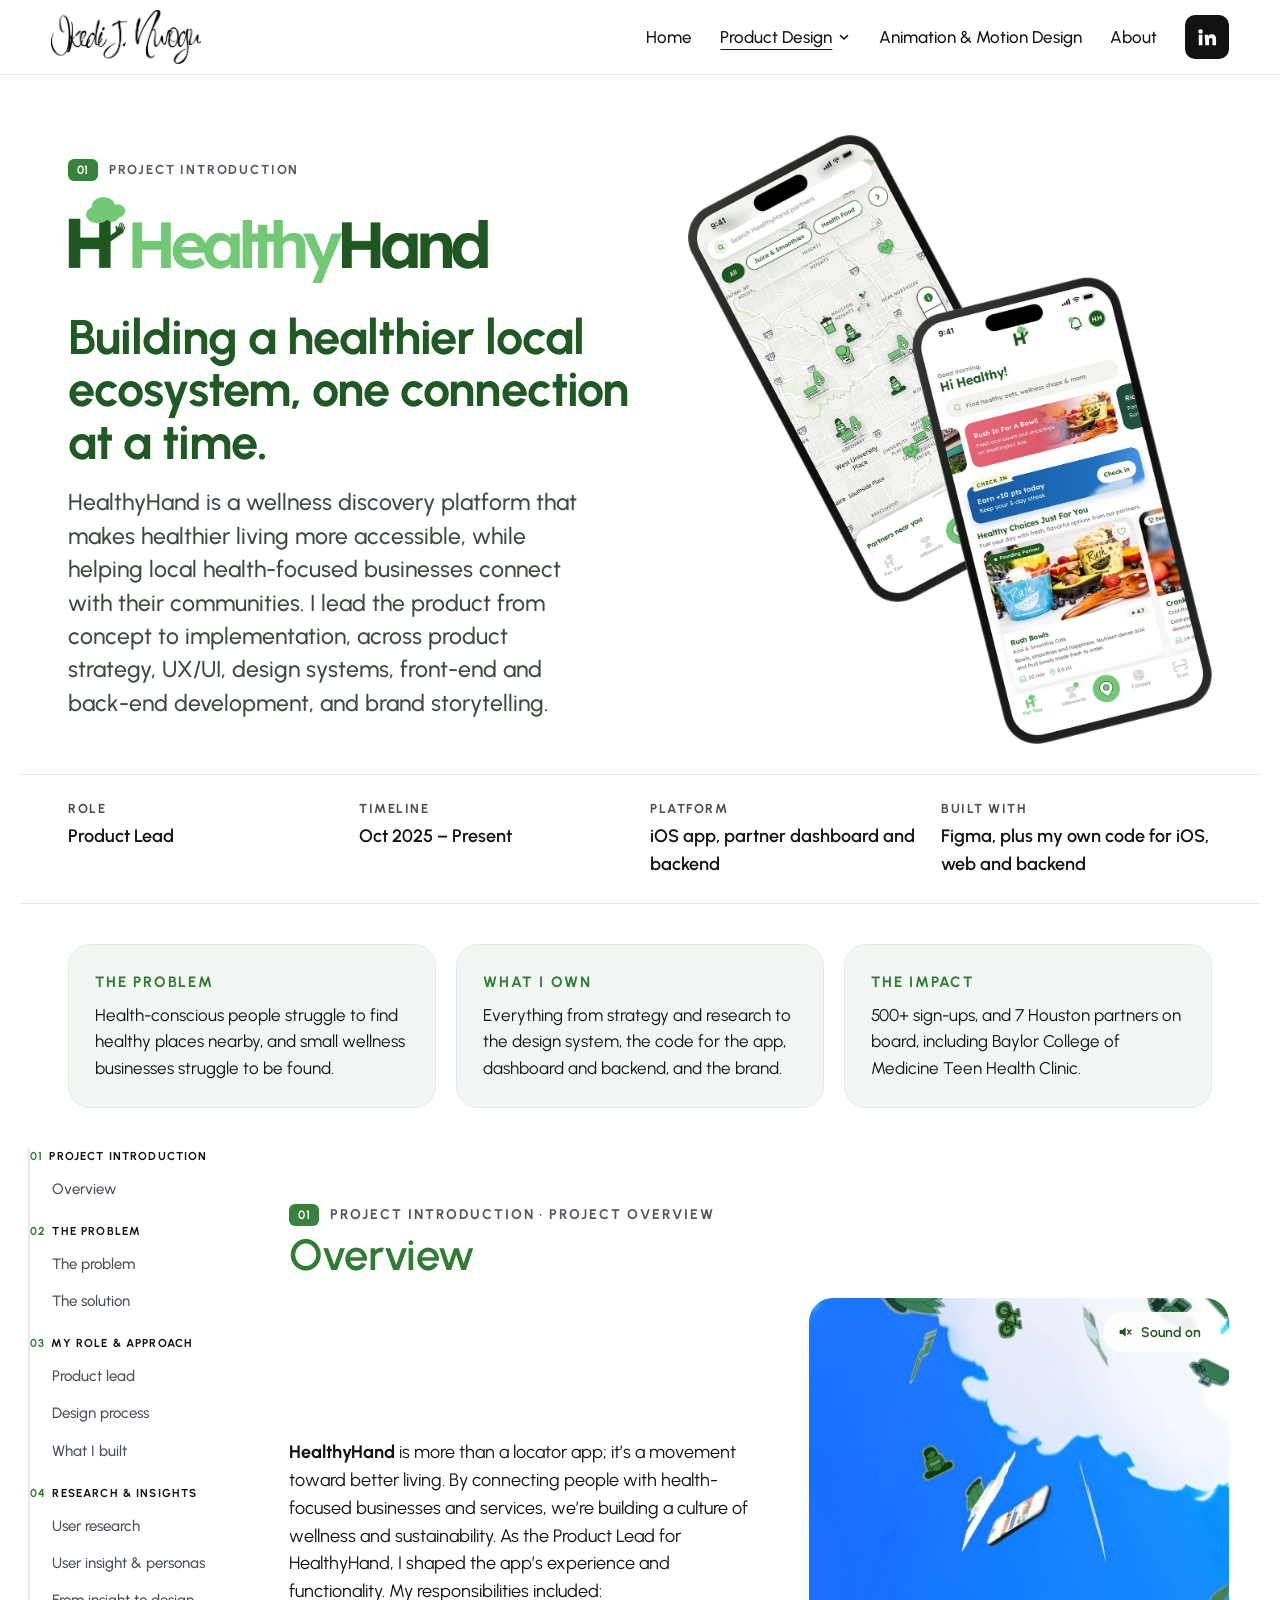
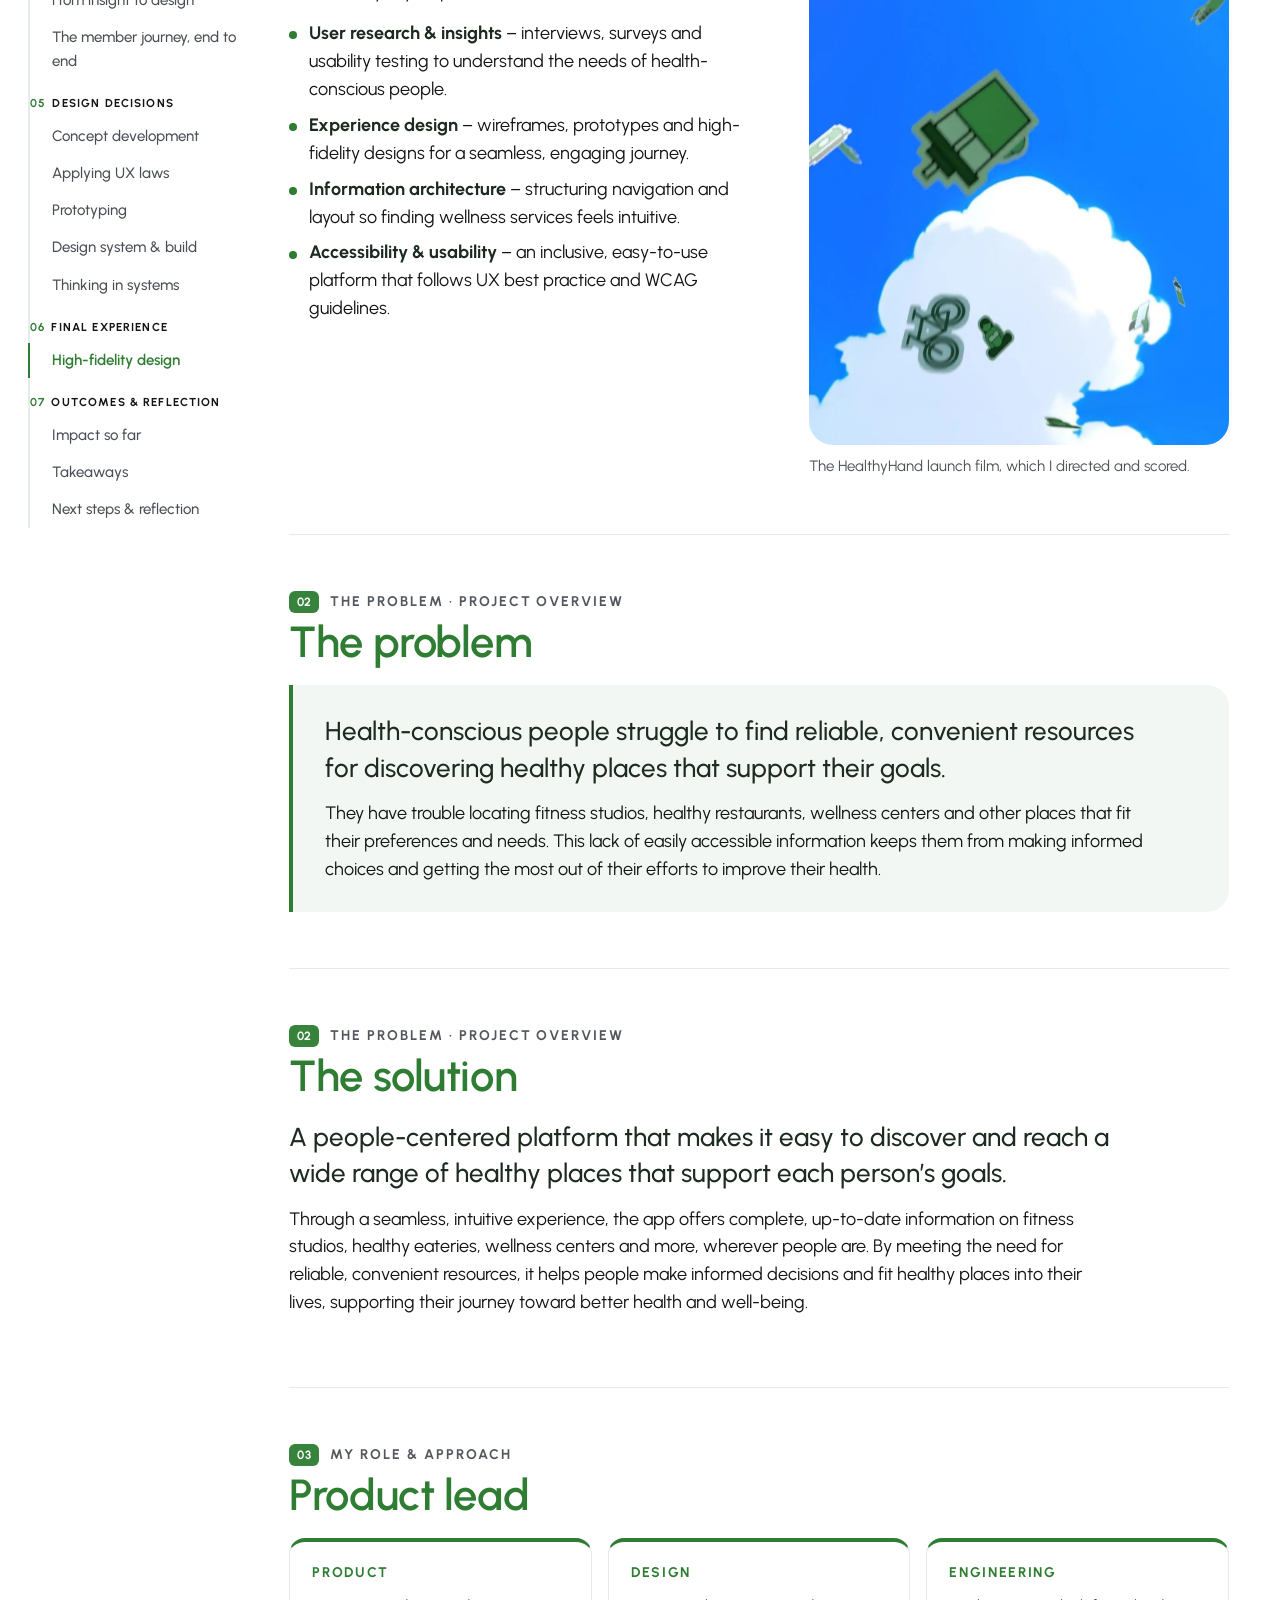
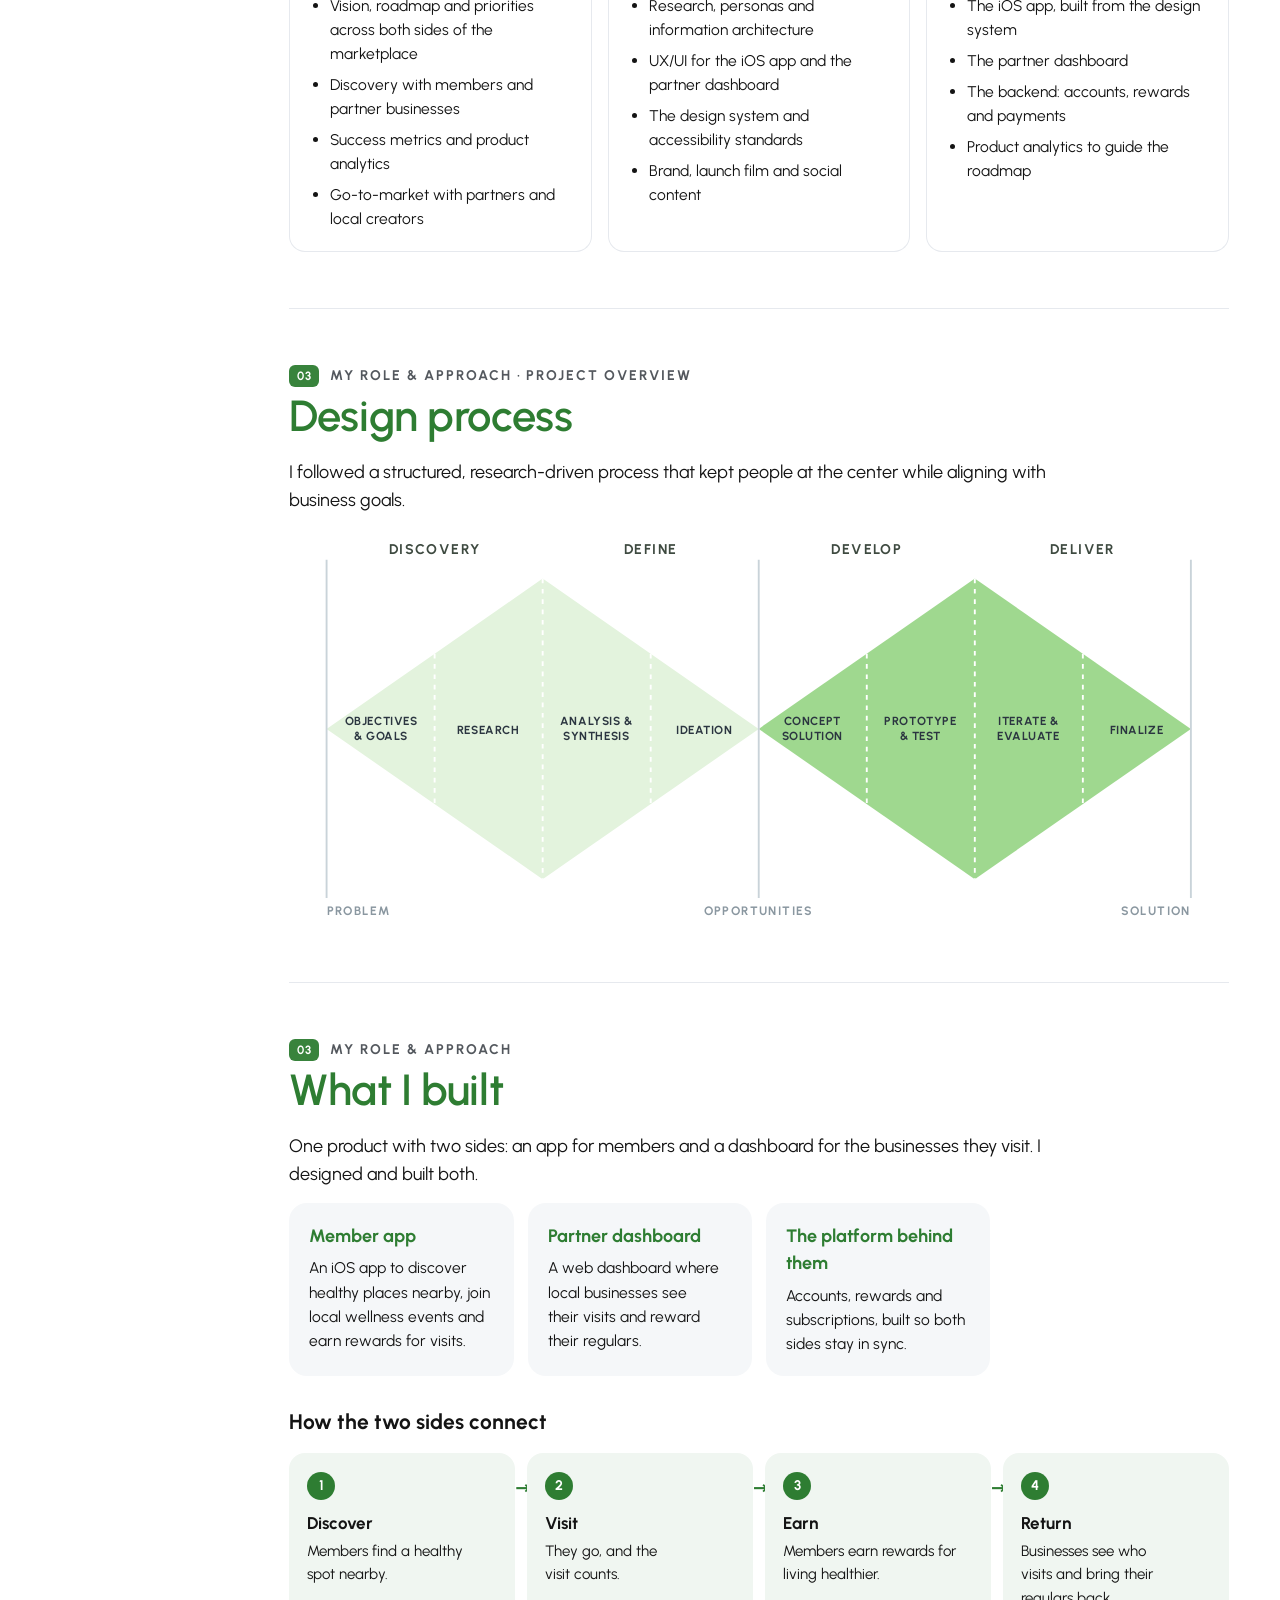
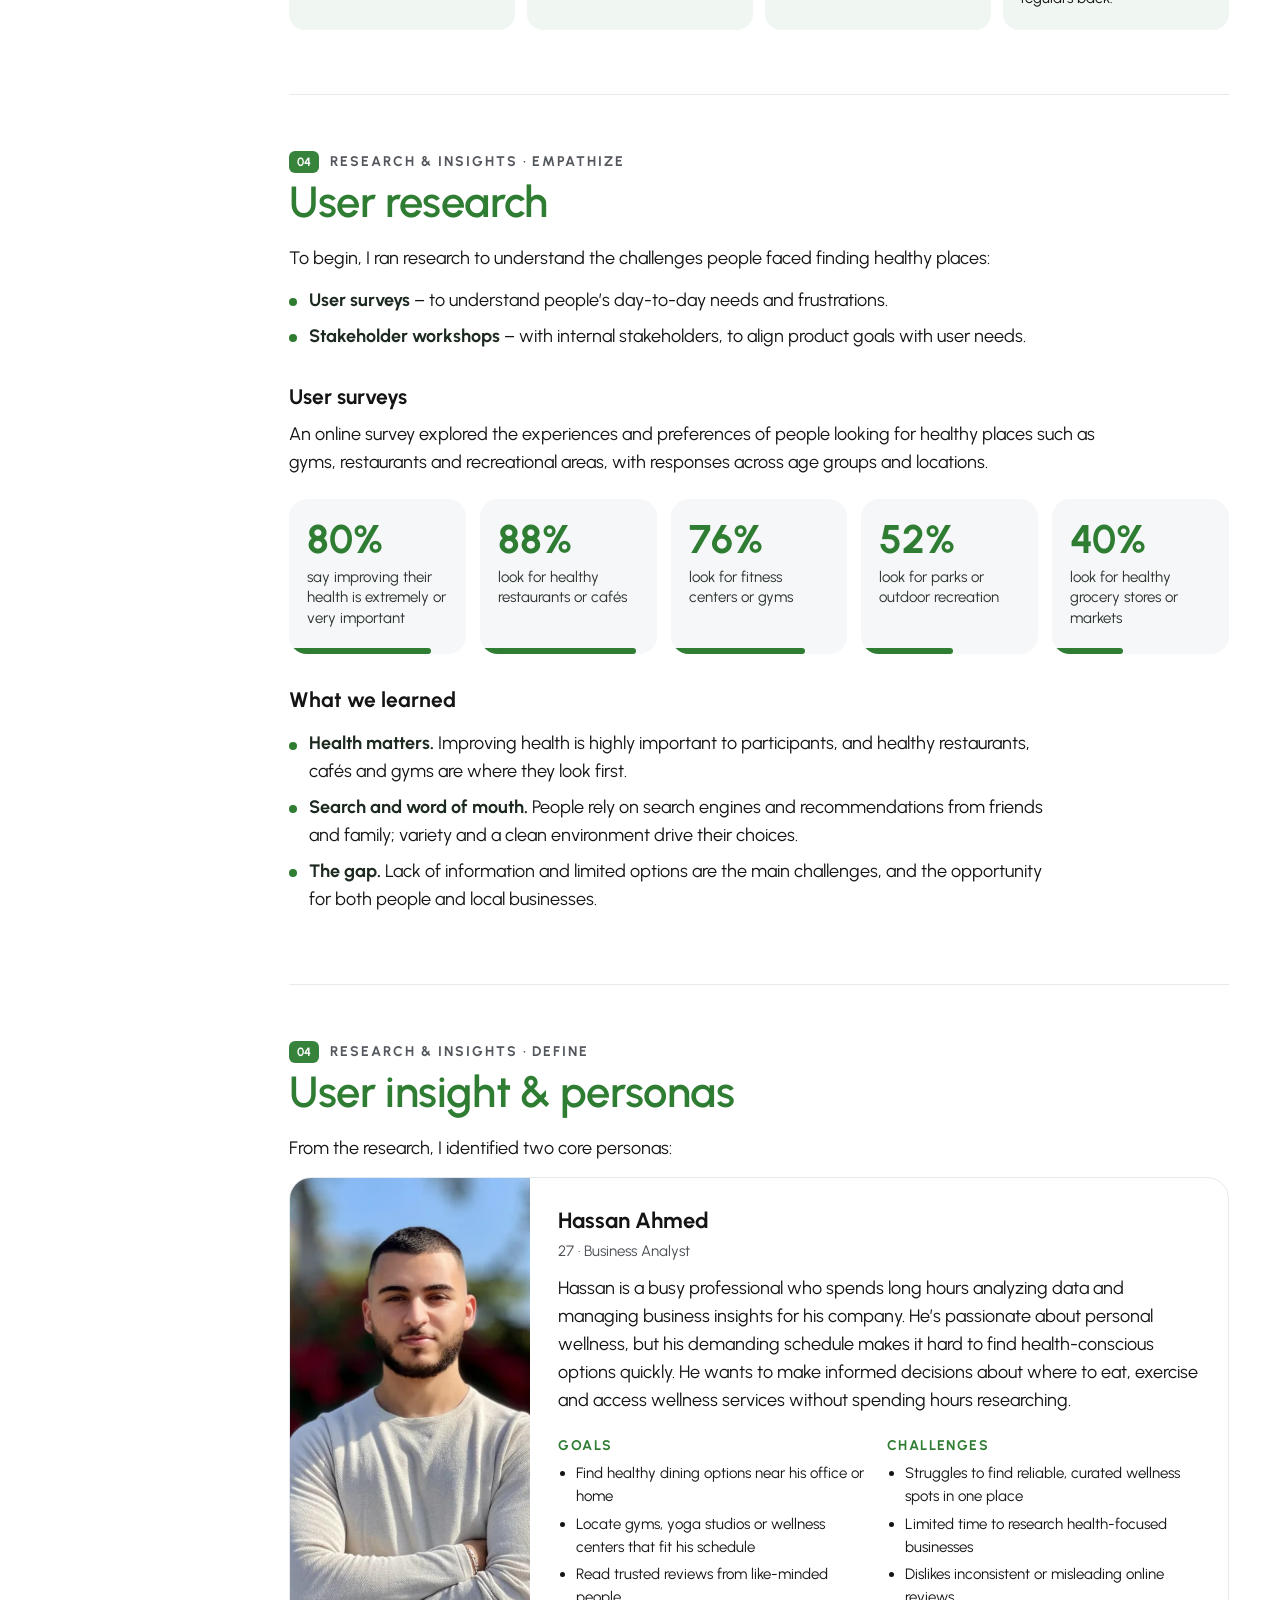
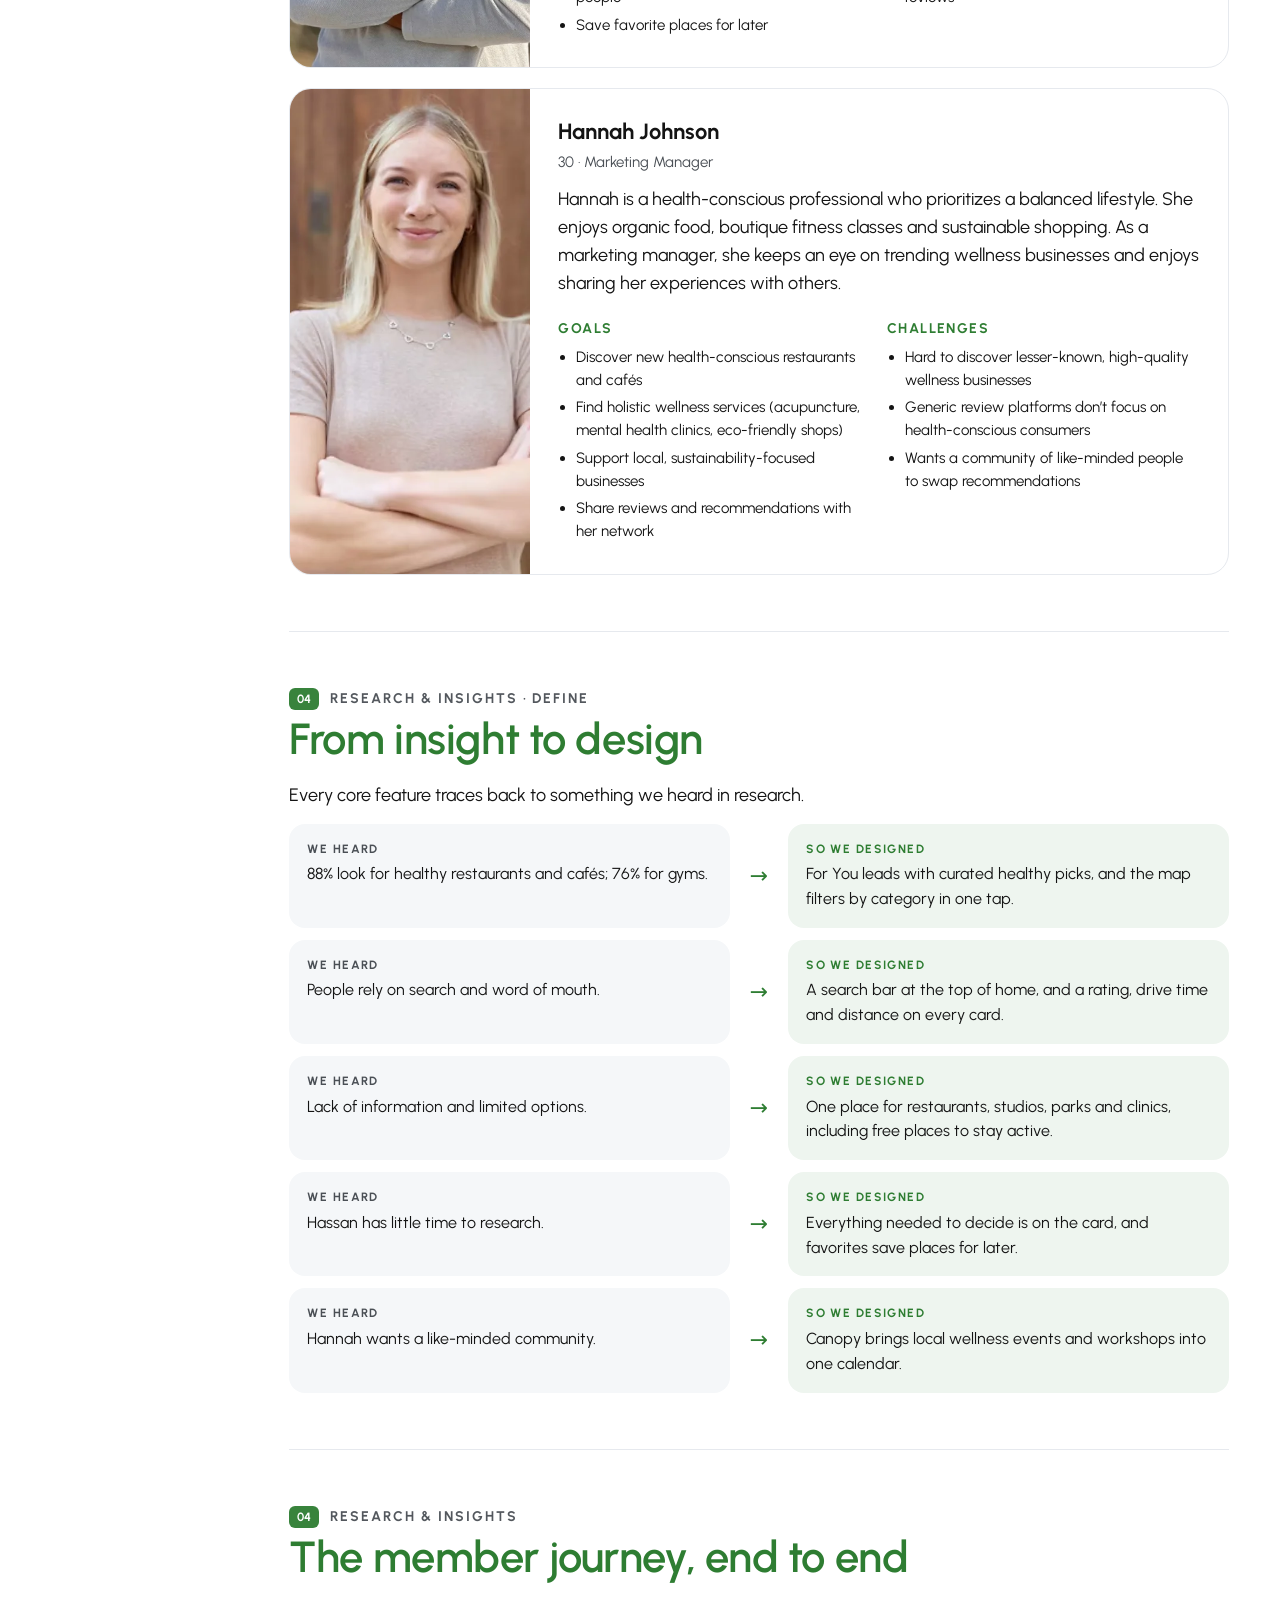
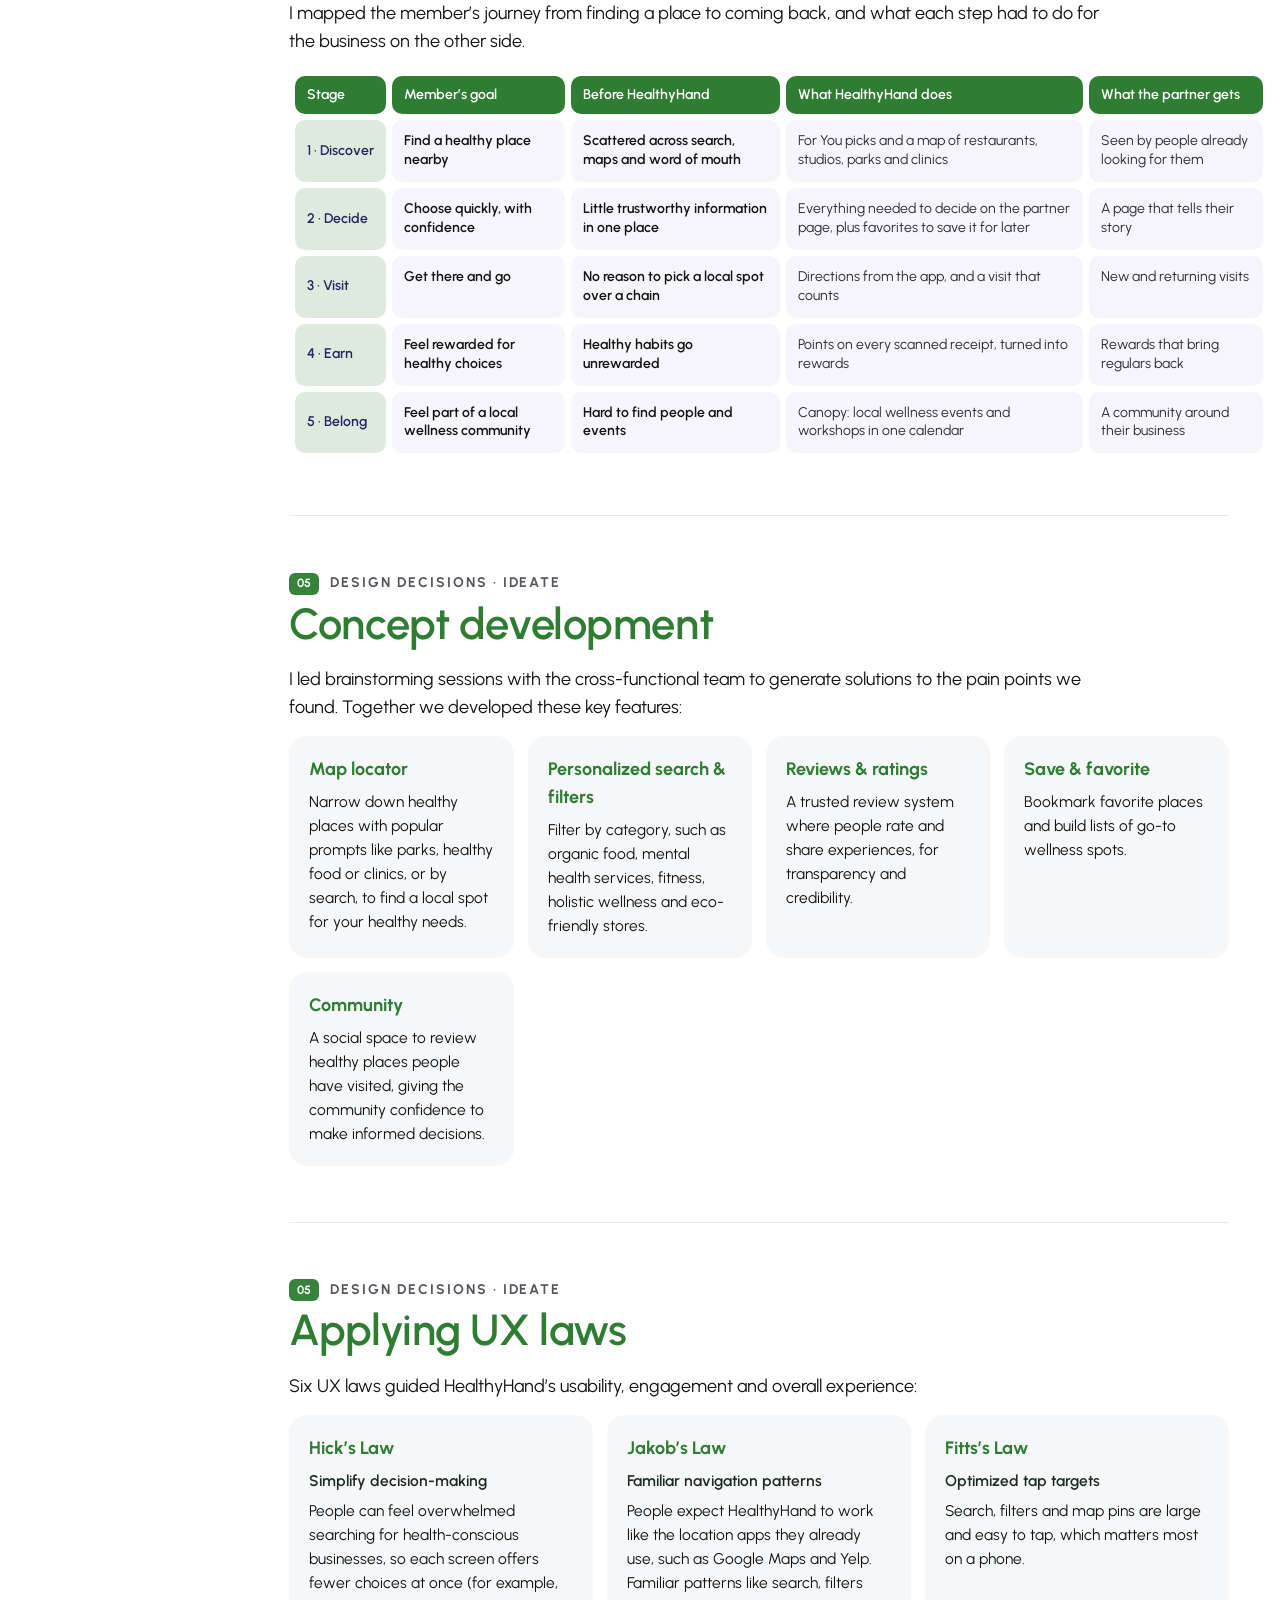
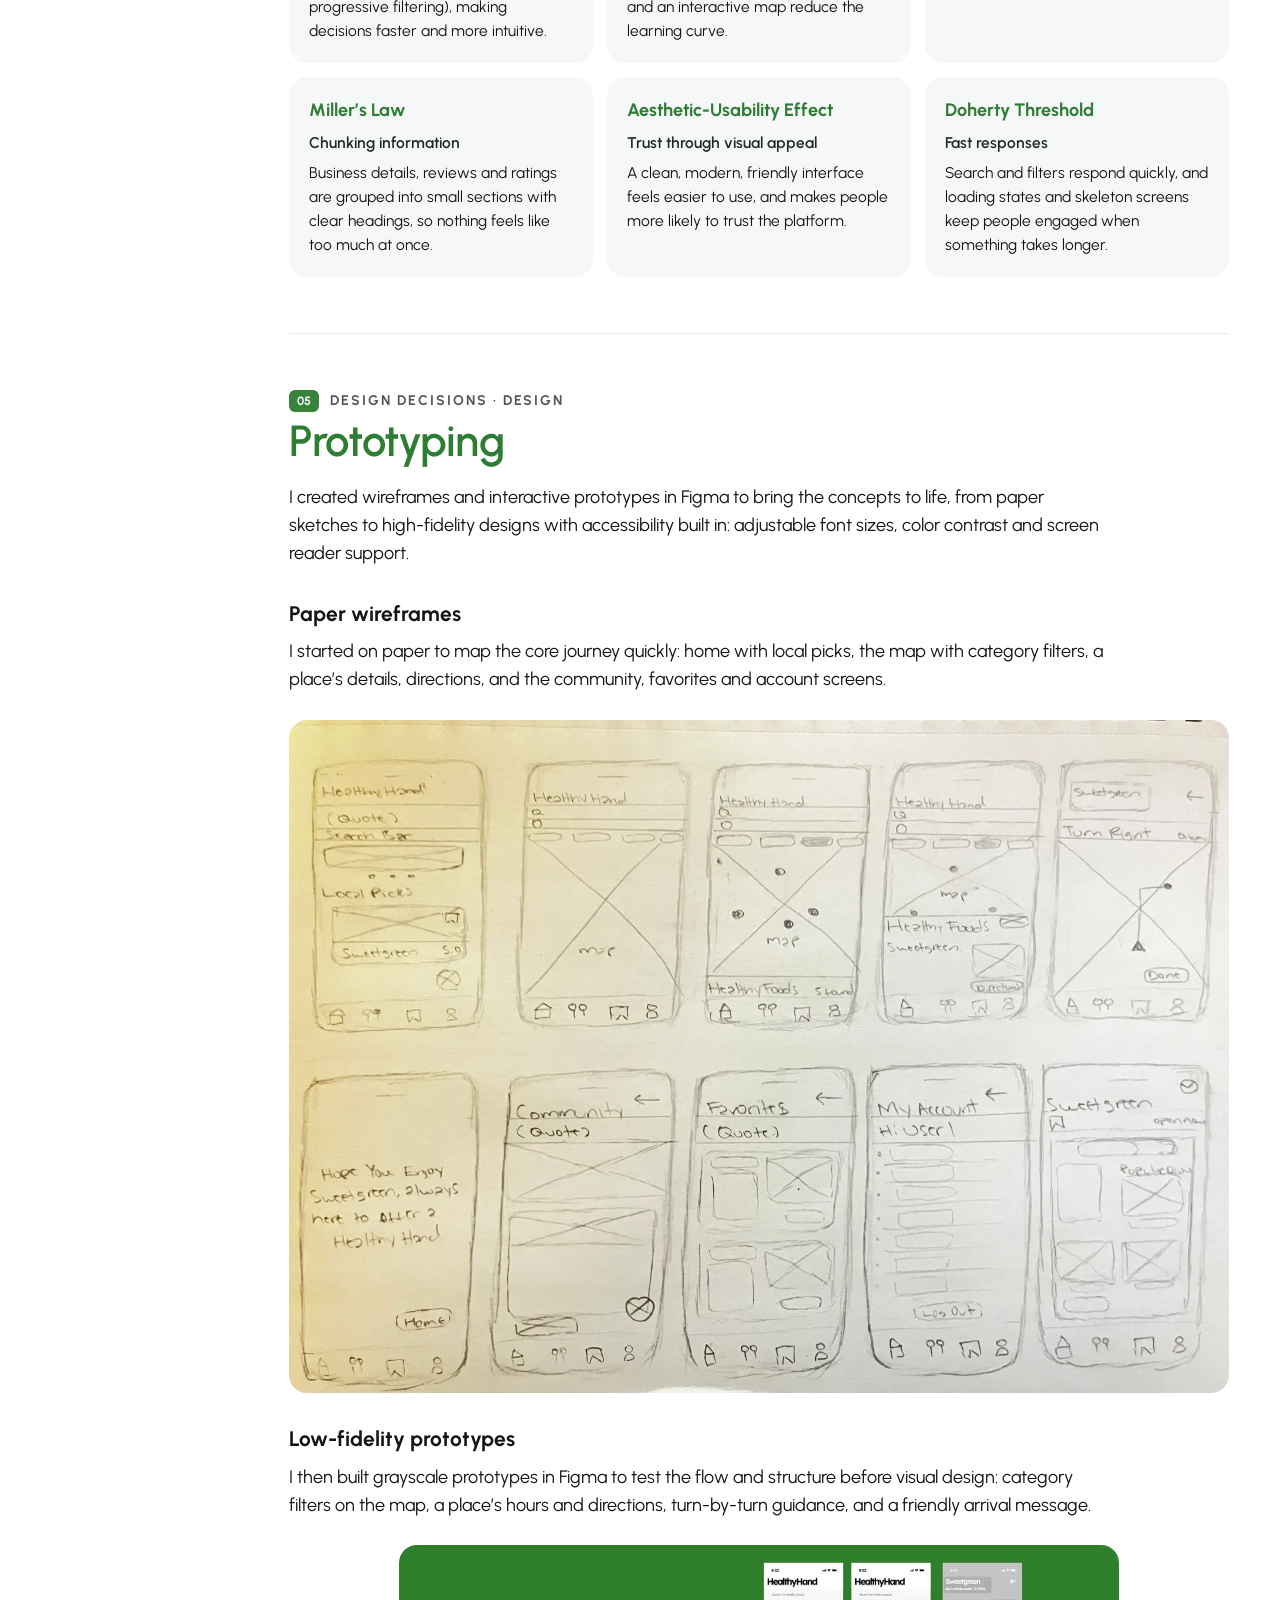
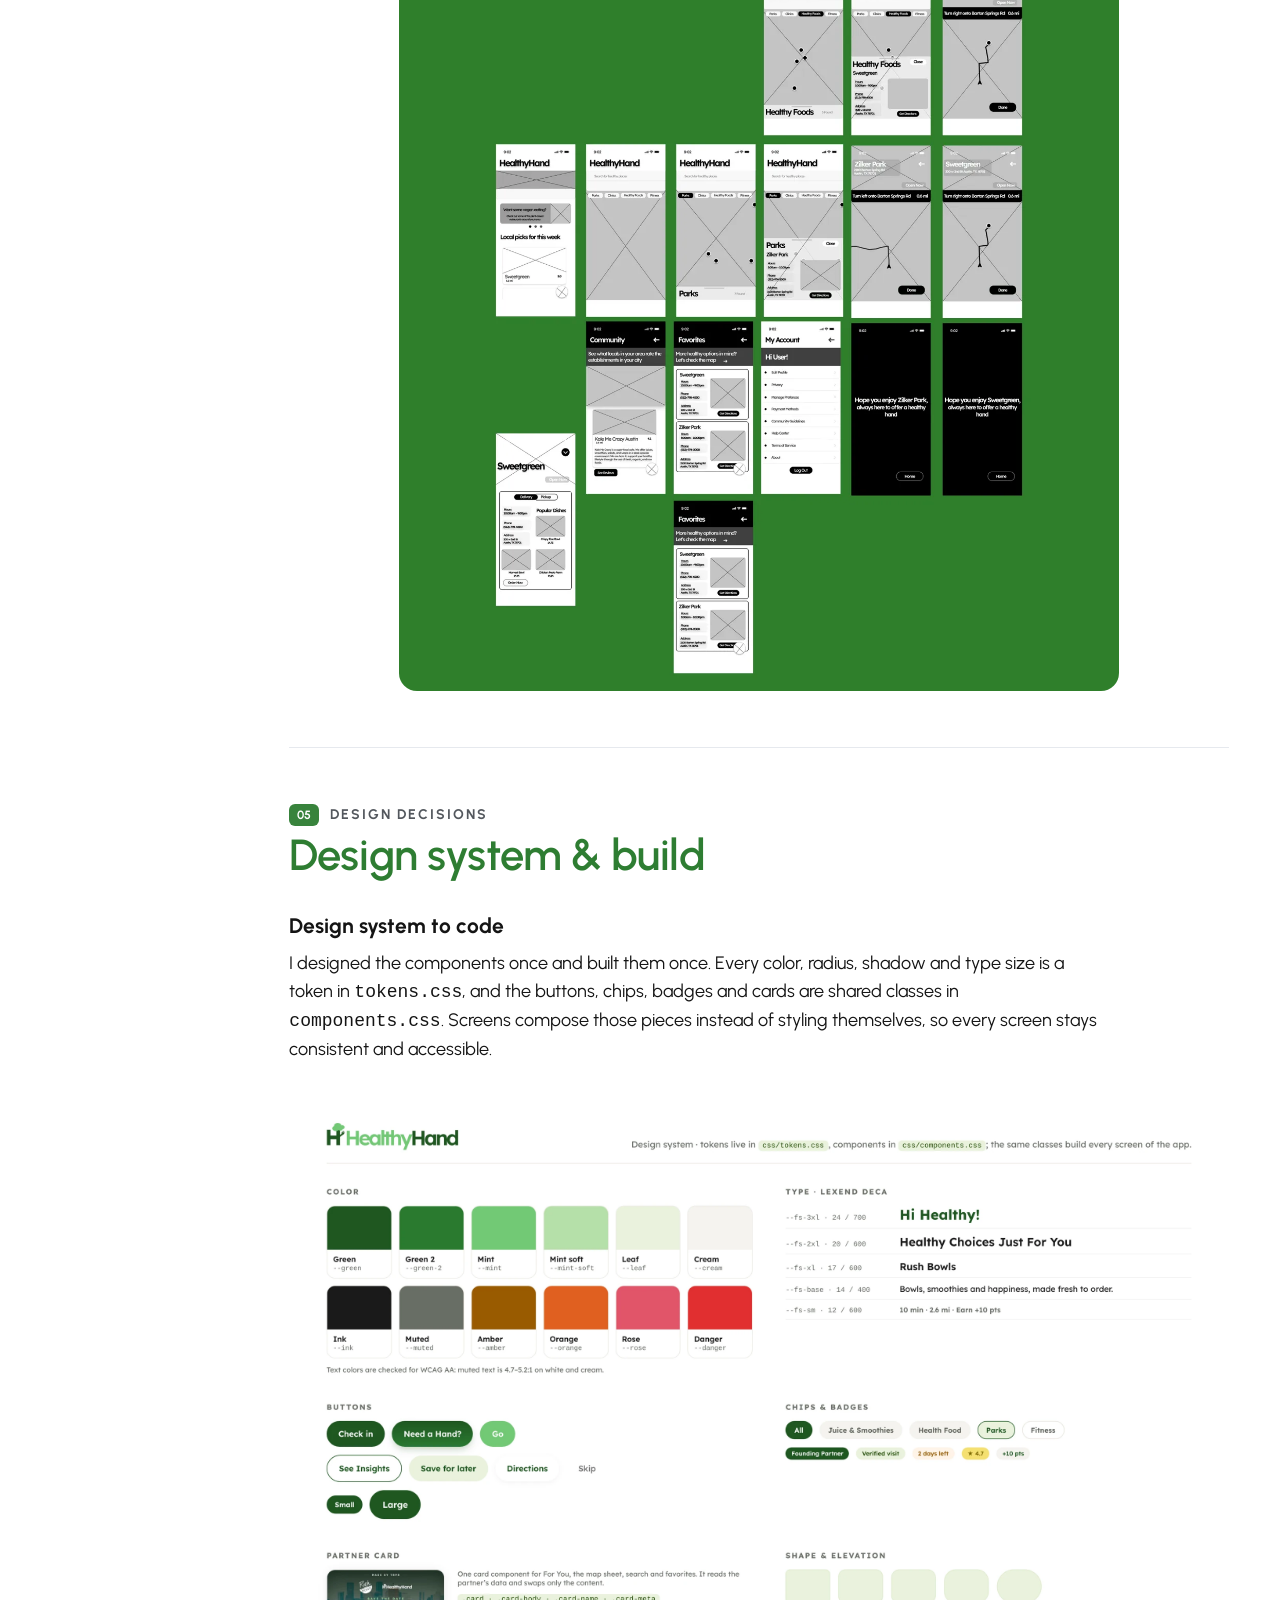
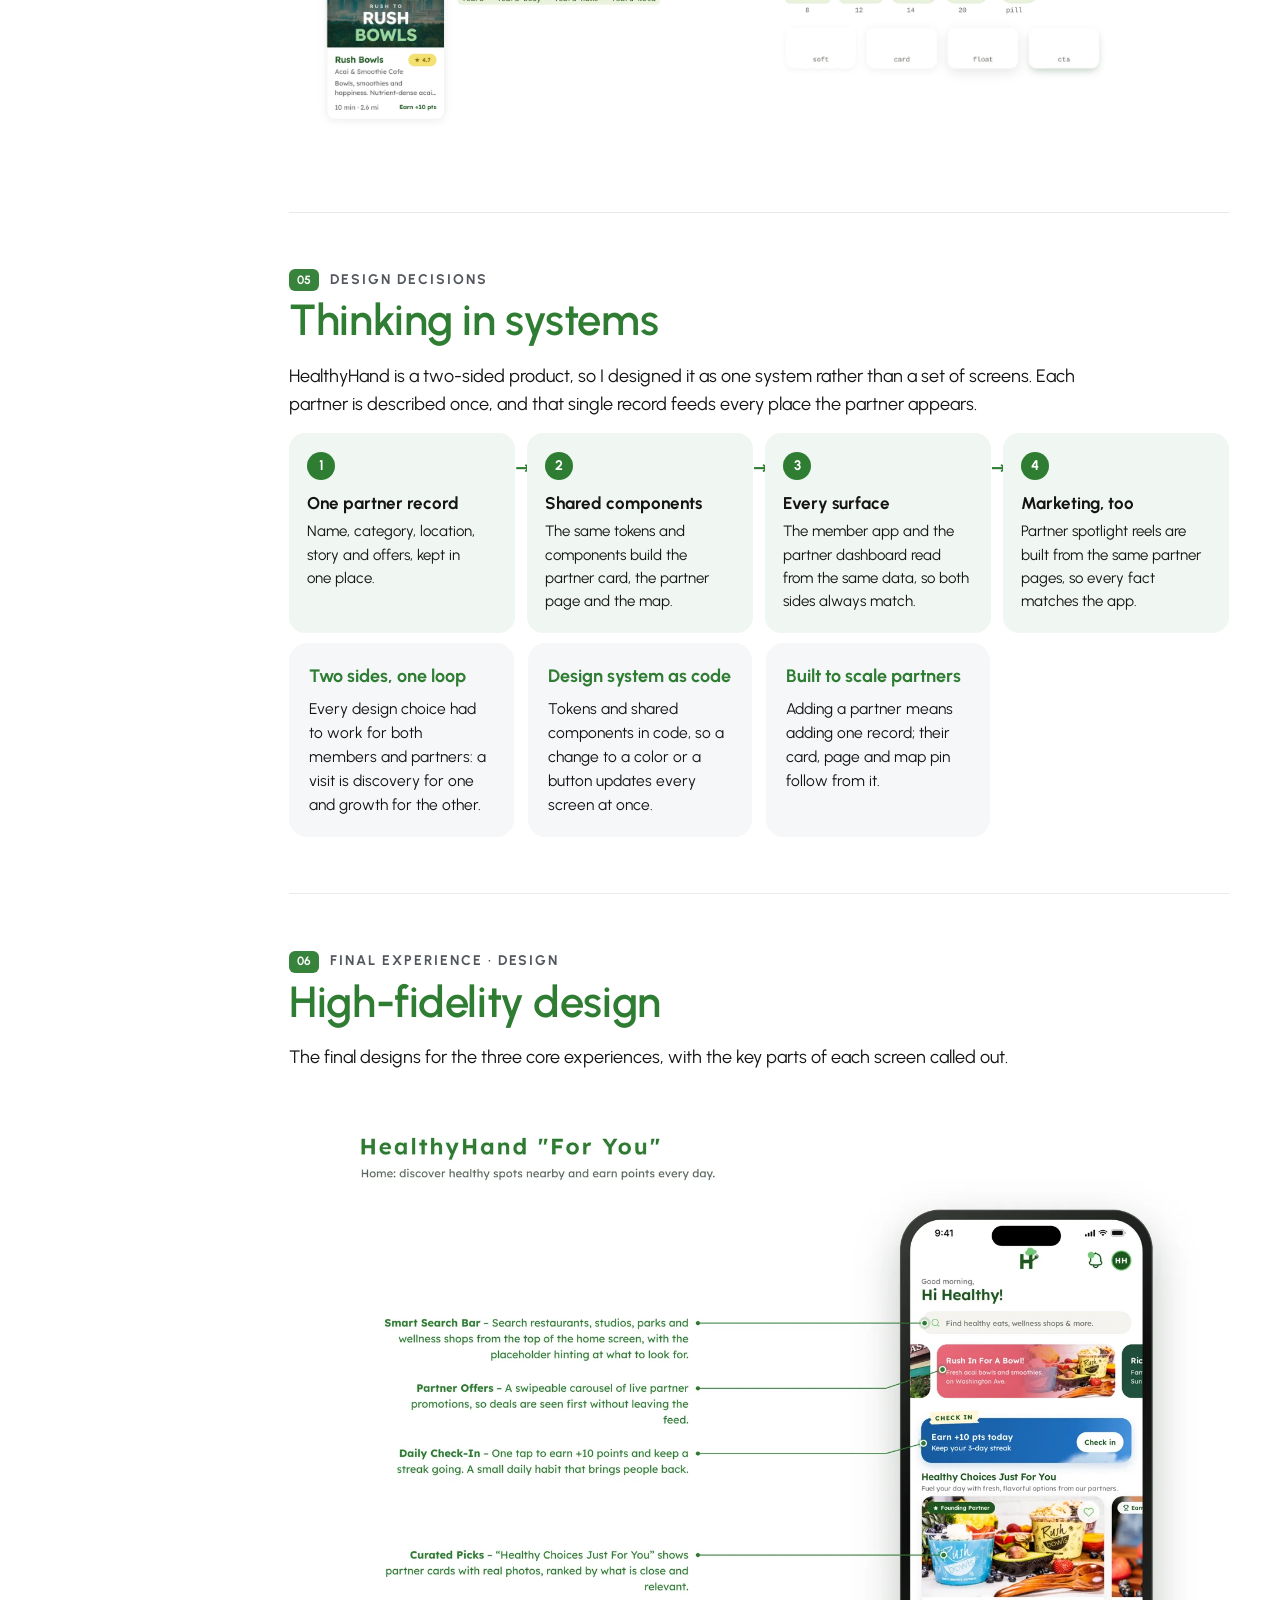
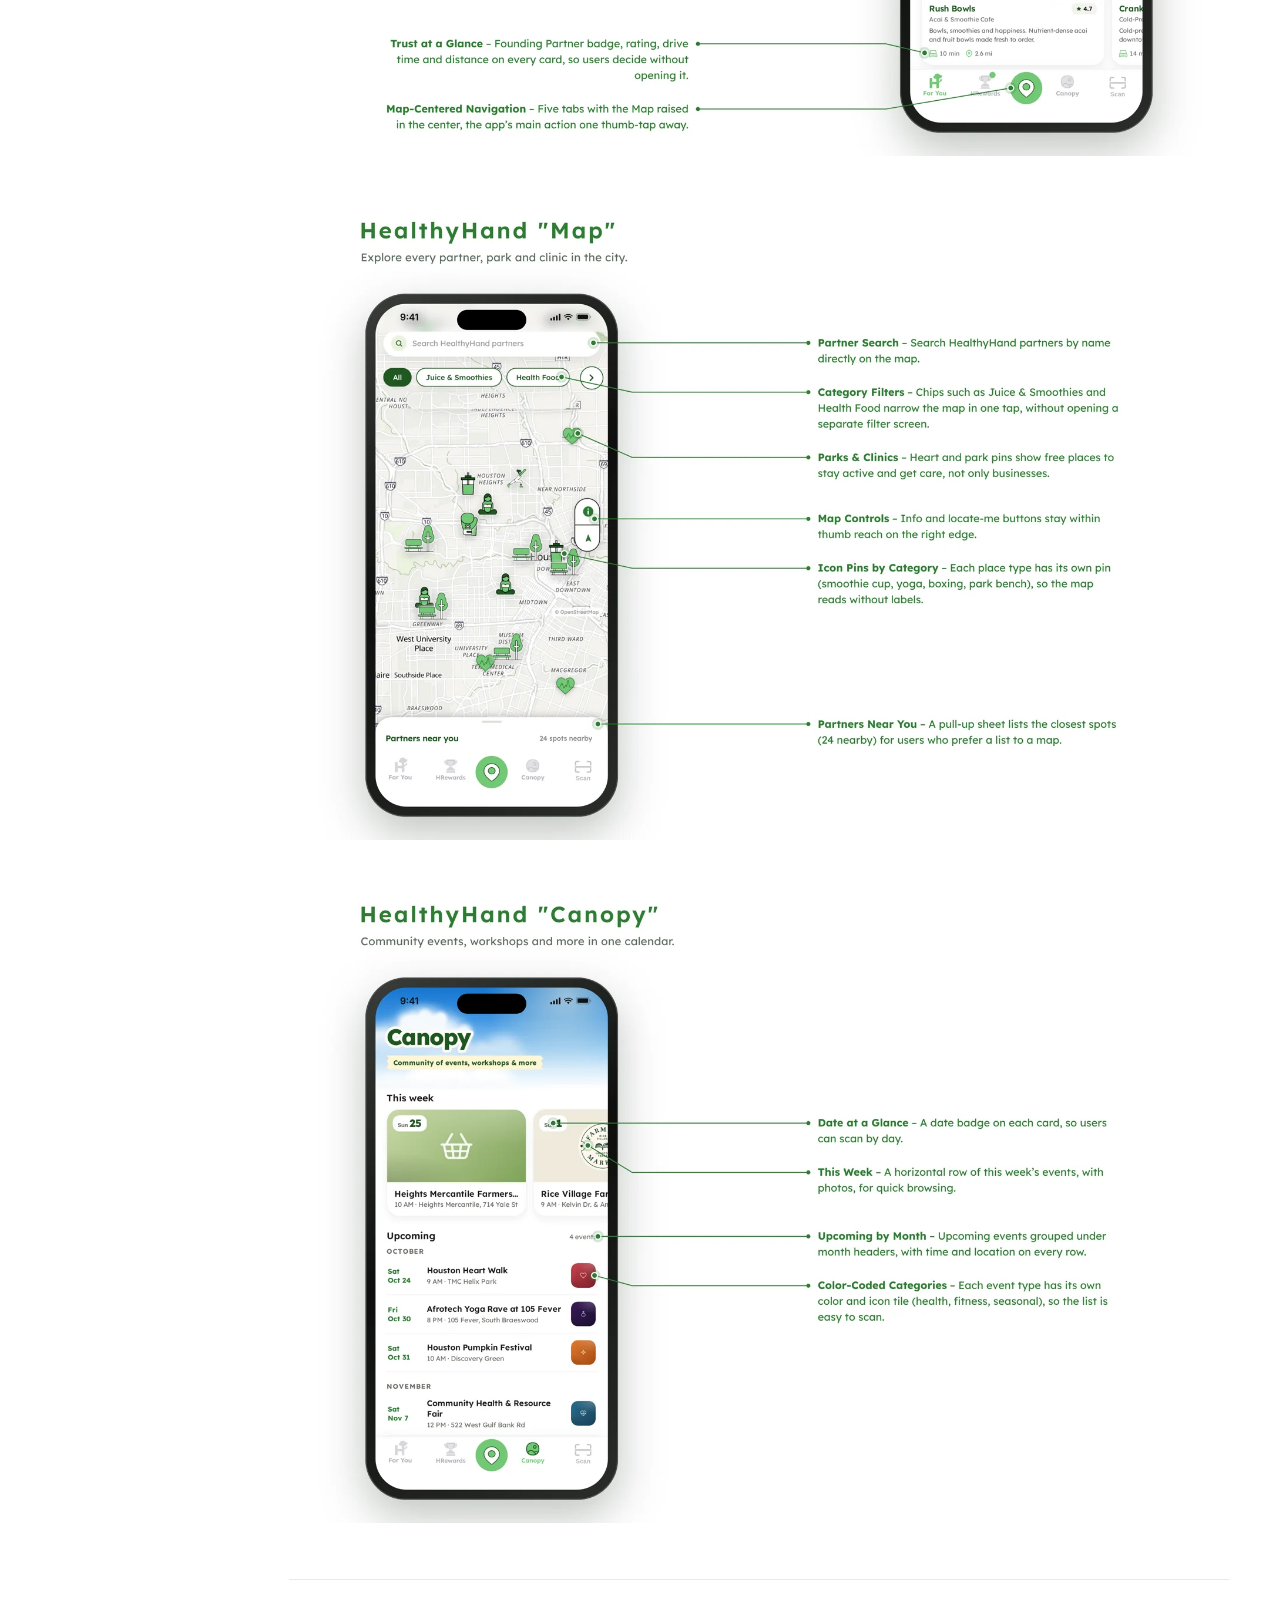
<file: projects/healthyhand.html>
<!doctype html>
<html lang="en">
<head>
<meta charset="utf-8">
<meta name="viewport" content="width=device-width, initial-scale=1">
<title>HealthyHand case study · Ikedi J. Nwogu</title>
<meta name="description" content="Product Lead on HealthyHand, a wellness discovery platform: product strategy, research, UX/UI, the design system, and the code behind the iOS app, partner dashboard and backend.">
<meta property="og:title" content="HealthyHand case study · Ikedi J. Nwogu">
<meta property="og:description" content="Product Lead on HealthyHand, a wellness discovery platform: product strategy, research, UX/UI, the design system, and the code behind the iOS app, partner dashboard and backend.">
<meta property="og:image" content="https://www.ijnwogu.com/assets/img/og.jpg">
<meta property="og:url" content="https://www.ijnwogu.com/projects/healthyhand.html">
<meta name="twitter:card" content="summary_large_image">
<link rel="icon" href="../assets/img/favicon.png">
<link rel="preload" href="../assets/fonts/urbanist-latin-500-normal.woff2" as="font" type="font/woff2" crossorigin>
<link rel="stylesheet" href="../css/site.css">
</head>
<body class="case" style="--c:#2E7D32">
<a class="skip" href="#main">Skip to content</a>
<header class="nav solid">
  <a class="logo" href="../index.html" aria-label="Ikedi J. Nwogu, home"><img src="../assets/img/signature.png" alt="Ikedi J. Nwogu" width="631" height="227"></a>
  <nav aria-label="Main">
    <a href="../index.html">Home</a>
    <div class="dd">
      <button class="dd-btn on" aria-expanded="false" aria-controls="dd-cases">Product Design<svg viewBox="0 0 12 12" aria-hidden="true"><path d="M2.5 4.5 6 8l3.5-3.5" fill="none" stroke="currentColor" stroke-width="1.6" stroke-linecap="round" stroke-linejoin="round"/></svg></button>
      <div class="dd-menu" id="dd-cases"><a href="../projects/healthyhand.html" aria-current="page">Healthy Hand</a><a href="../projects/paraillel.html">Paraillel</a><a href="../projects/cli.html">UT Health X CLI</a><a href="../projects/reema.html">Sounds of Reema</a><a href="../projects/helper-bees.html">The Helper Bees</a><a href="https://ikejustis.github.io/geisinger-redesign/" target="_blank" rel="noopener">Geisinger</a><a href="../projects/tandem.html">Tandem</a><a href="../projects/tudum.html">Netflix Tudum Case Study</a></div>
    </div>
    <a href="../motion.html">Animation &amp; Motion Design</a>
    <a href="../about.html">About</a>
    <a class="li" href="https://www.linkedin.com/in/ikedi-j-nwogu-963736201/" target="_blank" rel="noopener" aria-label="LinkedIn"><svg viewBox="0 0 24 24" aria-hidden="true"><path fill="currentColor" d="M4.98 3.5a2.5 2.5 0 110 5 2.5 2.5 0 010-5zM3 9.5h4V21H3zM9.5 9.5h3.8v1.6h.06c.53-1 1.83-2.06 3.77-2.06 4.03 0 4.77 2.65 4.77 6.1V21h-4v-5.1c0-1.22-.02-2.78-1.7-2.78-1.7 0-1.96 1.33-1.96 2.7V21h-4z"/></svg></a>
  </nav>
</header>
<main id="main">
<section class="case-hero" style="--c:#2E7D32">
  <div class="ch-txt">
    <p class="eyebrow num-eyebrow"><span class="n">01</span> Project introduction</p>
    <img class="ch-logo" src="../assets/img/hh/logo.png" alt="HealthyHand" width="1288" height="264">
    <h1 class="long" style="color:#1F5A24">Building a healthier local ecosystem, one connection at a time.</h1>
    <p class="lede">HealthyHand is a wellness discovery platform that makes healthier living more accessible, while helping local health-focused businesses connect with their communities. I lead the product from concept to implementation, across product strategy, UX/UI, design systems, front-end and back-end development, and brand storytelling.</p>
  </div>
  <div class="ch-pic"><img src="../assets/img/hh/hero-pair.webp" alt="HealthyHand Map and For You screens on two iPhones" width="1300" height="1509"></div>
</section>
<dl class="facts"><div><dt>Role</dt><dd>Product Lead</dd></div><div><dt>Timeline</dt><dd>Oct 2025 – Present</dd></div><div><dt>Platform</dt><dd>iOS app, partner dashboard and backend</dd></div><div><dt>Built with</dt><dd>Figma, plus my own code for iOS, web and backend</dd></div></dl>
<section class="glance" aria-label="At a glance"><div><h2>The problem</h2><p>Health-conscious people struggle to find healthy places nearby, and small wellness businesses struggle to be found.</p></div><div><h2>What I own</h2><p>Everything from strategy and research to the design system, the code for the app, dashboard and backend, and the brand.</p></div><div><h2>The impact</h2><p>500+ sign-ups, and 7 Houston partners on board, including Baylor College of Medicine Teen Health Clinic.</p></div></section>
<div class="case-body">
  <nav class="toc" aria-label="On this page"><p class="toc-ph"><span>01</span>Project introduction</p><a href="#overview">Overview</a><p class="toc-ph"><span>02</span>The problem</p><a href="#problem">The problem</a><a href="#solution">The solution</a><p class="toc-ph"><span>03</span>My role &amp; approach</p><a href="#role">Product lead</a><a href="#process">Design process</a><a href="#system">What I built</a><p class="toc-ph"><span>04</span>Research &amp; insights</p><a href="#research">User research</a><a href="#personas">User insight & personas</a><a href="#insights">From insight to design</a><a href="#journey">The member journey, end to end</a><p class="toc-ph"><span>05</span>Design decisions</p><a href="#ideate">Concept development</a><a href="#laws">Applying UX laws</a><a href="#prototypes">Prototyping</a><a href="#build">Design system &amp; build</a><a href="#systems">Thinking in systems</a><p class="toc-ph"><span>06</span>Final experience</p><a href="#final">High-fidelity design</a><p class="toc-ph"><span>07</span>Outcomes &amp; reflection</p><a href="#impact">Impact so far</a><a href="#takeaways">Takeaways</a><a href="#reflection">Next steps & reflection</a></nav>
  <div class="case-main">
<section class="cs" id="overview" aria-labelledby="overview-h">
  <p class="eyebrow"><span class="n">01</span> Project introduction · Project overview</p><h2 id="overview-h" style="color:#2E7D32">Overview</h2>
<div class="split film-split">
  <div>
    <p><b>HealthyHand</b> is more than a locator app; it’s a movement toward better living. By connecting people with health-focused businesses and services, we’re building a culture of wellness and sustainability. As the Product Lead for HealthyHand, I shaped the app’s experience and functionality. My responsibilities included:</p>
    <ul class="pts"><li><b>User research & insights</b> – interviews, surveys and usability testing to understand the needs of health-conscious people.</li><li><b>Experience design</b> – wireframes, prototypes and high-fidelity designs for a seamless, engaging journey.</li><li><b>Information architecture</b> – structuring navigation and layout so finding wellness services feels intuitive.</li><li><b>Accessibility & usability</b> – an inclusive, easy-to-use platform that follows UX best practice and WCAG guidelines.</li></ul>
  </div>
  <figure class="fig film"><video id="film" src="../assets/video/hh-film.mp4" poster="../assets/img/hh/film-poster.webp" autoplay muted loop playsinline preload="metadata" aria-label="HealthyHand launch film: a phone falls through a sky of healthy-place stickers into a helping hand"></video>
    <button class="snd" type="button" aria-pressed="false" data-snd><svg viewBox="0 0 24 24" aria-hidden="true"><path fill="currentColor" d="M4 9h4l5-4v14l-5-4H4z"/><path d="M16 9l5 6M21 9l-5 6" stroke="currentColor" stroke-width="2" stroke-linecap="round"/></svg><span>Sound on</span></button>
    <figcaption>The HealthyHand launch film, which I directed and scored.</figcaption></figure>
</div>
</section>
<section class="cs" id="problem" aria-labelledby="problem-h">
  <p class="eyebrow"><span class="n">02</span> The problem · Project overview</p><h2 id="problem-h" style="color:#2E7D32">The problem</h2>
<div class="callout">
  <p class="big">Health-conscious people struggle to find reliable, convenient resources for discovering healthy places that support their goals.</p>
  <p>They have trouble locating fitness studios, healthy restaurants, wellness centers and other places that fit their preferences and needs. This lack of easily accessible information keeps them from making informed choices and getting the most out of their efforts to improve their health.</p>
</div>
</section>
<section class="cs" id="solution" aria-labelledby="solution-h">
  <p class="eyebrow"><span class="n">02</span> The problem · Project overview</p><h2 id="solution-h" style="color:#2E7D32">The solution</h2>
<p class="big">A people-centered platform that makes it easy to discover and reach a wide range of healthy places that support each person’s goals.</p>
<p>Through a seamless, intuitive experience, the app offers complete, up-to-date information on fitness studios, healthy eateries, wellness centers and more, wherever people are. By meeting the need for reliable, convenient resources, it helps people make informed decisions and fit healthy places into their lives, supporting their journey toward better health and well-being.</p>
</section>
<section class="cs" id="role" aria-labelledby="role-h">
  <p class="eyebrow"><span class="n">03</span> My role &amp; approach</p><h2 id="role-h" style="color:#2E7D32">Product lead</h2>
<div class="own"><div><h3>Product</h3><ul><li>Vision, roadmap and priorities across both sides of the marketplace</li><li>Discovery with members and partner businesses</li><li>Success metrics and product analytics</li><li>Go-to-market with partners and local creators</li></ul></div><div><h3>Design</h3><ul><li>Research, personas and information architecture</li><li>UX/UI for the iOS app and the partner dashboard</li><li>The design system and accessibility standards</li><li>Brand, launch film and social content</li></ul></div><div><h3>Engineering</h3><ul><li>The iOS app, built from the design system</li><li>The partner dashboard</li><li>The backend: accounts, rewards and payments</li><li>Product analytics to guide the roadmap</li></ul></div></div>

</section>
<section class="cs" id="process" aria-labelledby="process-h">
  <p class="eyebrow"><span class="n">03</span> My role &amp; approach · Project overview</p><h2 id="process-h" style="color:#2E7D32">Design process</h2>
<p>I followed a structured, research-driven process that kept people at the center while aligning with business goals.</p>
<div class="scroll-x"><figure class="fig diamond" role="img" aria-label="Design process: a double diamond. DISCOVERY, DEFINE, DEVELOP, DELIVER: design objectives and goals, research, analysis and synthesis and ideation, then concept solution, prototype and test, iterate and evaluate, and finalize; from problem to opportunities to solution.">
<svg viewBox="0 0 1000 400" aria-hidden="true">
  <polygon points="40,200 270,40 500,200 270,360" fill="#E3F3DD"/>
  <polygon points="500,200 730,40 960,200 730,360" fill="#9FD88F"/>
  <g stroke="#ffffff" stroke-width="2" stroke-dasharray="5 6"><line x1="155" y1="120" x2="155" y2="280"/><line x1="270" y1="40" x2="270" y2="360"/><line x1="385" y1="120" x2="385" y2="280"/><line x1="615" y1="120" x2="615" y2="280"/><line x1="730" y1="40" x2="730" y2="360"/><line x1="845" y1="120" x2="845" y2="280"/></g>
  <g stroke="#C9D3D9" stroke-width="2"><line x1="40" y1="20" x2="40" y2="380"/><line x1="500" y1="20" x2="500" y2="380"/><line x1="960" y1="20" x2="960" y2="380"/></g>
  <g font-family="Urbanist, sans-serif" font-weight="700" font-size="15" letter-spacing="1.5" fill="#3E4A40" text-anchor="middle">
    <text x="155" y="14">DISCOVERY</text><text x="385" y="14">DEFINE</text><text x="615" y="14">DEVELOP</text><text x="845" y="14">DELIVER</text>
  </g>
  <g font-family="Urbanist, sans-serif" font-weight="700" font-size="12.5" letter-spacing=".6" fill="#2b3540" text-anchor="middle">
    <text x="98" y="196">OBJECTIVES</text><text x="98" y="212">&amp; GOALS</text>
    <text x="212" y="205">RESEARCH</text>
    <text x="327" y="196">ANALYSIS &amp;</text><text x="327" y="212">SYNTHESIS</text>
    <text x="442" y="205">IDEATION</text>
    <text x="557" y="196">CONCEPT</text><text x="557" y="212">SOLUTION</text>
    <text x="672" y="196">PROTOTYPE</text><text x="672" y="212">&amp; TEST</text>
    <text x="787" y="196">ITERATE &amp;</text><text x="787" y="212">EVALUATE</text>
    <text x="902" y="205">FINALIZE</text>
  </g>
  <g font-family="Urbanist, sans-serif" font-weight="700" font-size="13" letter-spacing="1.5" fill="#8A97A0" text-anchor="middle">
    <text x="40" y="398" text-anchor="start">PROBLEM</text><text x="500" y="398">OPPORTUNITIES</text><text x="960" y="398" text-anchor="end">SOLUTION</text>
  </g>
</svg></figure></div>
</section>
<section class="cs" id="system" aria-labelledby="system-h">
  <p class="eyebrow"><span class="n">03</span> My role &amp; approach</p><h2 id="system-h" style="color:#2E7D32">What I built</h2>
<p>One product with two sides: an app for members and a dashboard for the businesses they visit. I designed and built both.</p>
<div class="features"><div class="feat"><h3>Member app</h3><p>An iOS app to discover healthy places nearby, join local wellness events and earn rewards for visits.</p></div><div class="feat"><h3>Partner dashboard</h3><p>A web dashboard where local businesses see their visits and reward their regulars.</p></div><div class="feat"><h3>The platform behind them</h3><p>Accounts, rewards and subscriptions, built so both sides stay in sync.</p></div></div>
<h3>How the two sides connect</h3>
<ol class="flowx" aria-label="How a member visit turns into value for a local business"><li><b>1</b><h3>Discover</h3><p>Members find a healthy spot nearby.</p></li><li><b>2</b><h3>Visit</h3><p>They go, and the visit counts.</p></li><li><b>3</b><h3>Earn</h3><p>Members earn rewards for living healthier.</p></li><li><b>4</b><h3>Return</h3><p>Businesses see who visits and bring their regulars back.</p></li></ol>

</section>
<section class="cs" id="research" aria-labelledby="research-h">
  <p class="eyebrow"><span class="n">04</span> Research &amp; insights · Empathize</p><h2 id="research-h" style="color:#2E7D32">User research</h2>
<p>To begin, I ran research to understand the challenges people faced finding healthy places:</p>
<ul class="pts"><li><b>User surveys</b> – to understand people’s day-to-day needs and frustrations.</li><li><b>Stakeholder workshops</b> – with internal stakeholders, to align product goals with user needs.</li></ul>
<h3>User surveys</h3>
<p>An online survey explored the experiences and preferences of people looking for healthy places such as gyms, restaurants and recreational areas, with responses across age groups and locations.</p>
<div class="stats"><div class="stat"><b>80%</b><span>say improving their health is extremely or very important</span><i style="--w:80%"></i></div><div class="stat"><b>88%</b><span>look for healthy restaurants or cafés</span><i style="--w:88%"></i></div><div class="stat"><b>76%</b><span>look for fitness centers or gyms</span><i style="--w:76%"></i></div><div class="stat"><b>52%</b><span>look for parks or outdoor recreation</span><i style="--w:52%"></i></div><div class="stat"><b>40%</b><span>look for healthy grocery stores or markets</span><i style="--w:40%"></i></div></div>
<h3>What we learned</h3>
<ul class="pts"><li><b>Health matters.</b> Improving health is highly important to participants, and healthy restaurants, cafés and gyms are where they look first.</li><li><b>Search and word of mouth.</b> People rely on search engines and recommendations from friends and family; variety and a clean environment drive their choices.</li><li><b>The gap.</b> Lack of information and limited options are the main challenges, and the opportunity for both people and local businesses.</li></ul>
</section>
<section class="cs" id="personas" aria-labelledby="personas-h">
  <p class="eyebrow"><span class="n">04</span> Research &amp; insights · Define</p><h2 id="personas-h" style="color:#2E7D32">User insight & personas</h2>
<p>From the research, I identified two core personas:</p>
<div class="personas"><article class="persona">
  <img class="pphoto" src="../assets/img/hh/persona-hassan.webp" alt="" loading="lazy" decoding="async" width="480" height="813">
  <div class="pbody"><header><h3>Hassan Ahmed</h3><p>27 · Business Analyst</p></header>
  <p>Hassan is a busy professional who spends long hours analyzing data and managing business insights for his company. He’s passionate about personal wellness, but his demanding schedule makes it hard to find health-conscious options quickly. He wants to make informed decisions about where to eat, exercise and access wellness services without spending hours researching.</p>
  <div class="pgrid"><div><h4>Goals</h4><ul><li>Find healthy dining options near his office or home</li><li>Locate gyms, yoga studios or wellness centers that fit his schedule</li><li>Read trusted reviews from like-minded people</li><li>Save favorite places for later</li></ul></div><div><h4>Challenges</h4><ul><li>Struggles to find reliable, curated wellness spots in one place</li><li>Limited time to research health-focused businesses</li><li>Dislikes inconsistent or misleading online reviews</li></ul></div></div></div>
</article><article class="persona">
  <img class="pphoto" src="../assets/img/hh/persona-hannah.webp" alt="" loading="lazy" decoding="async" width="480" height="813">
  <div class="pbody"><header><h3>Hannah Johnson</h3><p>30 · Marketing Manager</p></header>
  <p>Hannah is a health-conscious professional who prioritizes a balanced lifestyle. She enjoys organic food, boutique fitness classes and sustainable shopping. As a marketing manager, she keeps an eye on trending wellness businesses and enjoys sharing her experiences with others.</p>
  <div class="pgrid"><div><h4>Goals</h4><ul><li>Discover new health-conscious restaurants and cafés</li><li>Find holistic wellness services (acupuncture, mental health clinics, eco-friendly shops)</li><li>Support local, sustainability-focused businesses</li><li>Share reviews and recommendations with her network</li></ul></div><div><h4>Challenges</h4><ul><li>Hard to discover lesser-known, high-quality wellness businesses</li><li>Generic review platforms don’t focus on health-conscious consumers</li><li>Wants a community of like-minded people to swap recommendations</li></ul></div></div></div>
</article></div>
</section>
<section class="cs" id="insights" aria-labelledby="insights-h">
  <p class="eyebrow"><span class="n">04</span> Research &amp; insights · Define</p><h2 id="insights-h" style="color:#2E7D32">From insight to design</h2>
<p>Every core feature traces back to something we heard in research.</p>
<div class="i2d"><div class="i2d-row"><p class="i"><span>We heard</span>88% look for healthy restaurants and cafés; 76% for gyms.</p><span class="arrow" aria-hidden="true">→</span><p class="d"><span>So we designed</span>For You leads with curated healthy picks, and the map filters by category in one tap.</p></div><div class="i2d-row"><p class="i"><span>We heard</span>People rely on search and word of mouth.</p><span class="arrow" aria-hidden="true">→</span><p class="d"><span>So we designed</span>A search bar at the top of home, and a rating, drive time and distance on every card.</p></div><div class="i2d-row"><p class="i"><span>We heard</span>Lack of information and limited options.</p><span class="arrow" aria-hidden="true">→</span><p class="d"><span>So we designed</span>One place for restaurants, studios, parks and clinics, including free places to stay active.</p></div><div class="i2d-row"><p class="i"><span>We heard</span>Hassan has little time to research.</p><span class="arrow" aria-hidden="true">→</span><p class="d"><span>So we designed</span>Everything needed to decide is on the card, and favorites save places for later.</p></div><div class="i2d-row"><p class="i"><span>We heard</span>Hannah wants a like-minded community.</p><span class="arrow" aria-hidden="true">→</span><p class="d"><span>So we designed</span>Canopy brings local wellness events and workshops into one calendar.</p></div></div>
</section>
<section class="cs" id="journey" aria-labelledby="journey-h">
  <p class="eyebrow"><span class="n">04</span> Research &amp; insights</p><h2 id="journey-h" style="color:#2E7D32">The member journey, end to end</h2>
<p>I mapped the member’s journey from finding a place to coming back, and what each step had to do for the business on the other side.</p>
<div class="scroll-x"><table class="jmap ctable" aria-label="Member journey map: stages, goals, what was broken before, what HealthyHand does, and what the partner gets"><thead><tr><th scope="col">Stage</th><th scope="col">Member’s goal</th><th scope="col">Before HealthyHand</th><th scope="col">What HealthyHand does</th><th scope="col">What the partner gets</th></tr></thead><tbody><tr><th scope="row">1 · Discover</th><td>Find a healthy place nearby</td><td>Scattered across search, maps and word of mouth</td><td>For You picks and a map of restaurants, studios, parks and clinics</td><td>Seen by people already looking for them</td></tr><tr><th scope="row">2 · Decide</th><td>Choose quickly, with confidence</td><td>Little trustworthy information in one place</td><td>Everything needed to decide on the partner page, plus favorites to save it for later</td><td>A page that tells their story</td></tr><tr><th scope="row">3 · Visit</th><td>Get there and go</td><td>No reason to pick a local spot over a chain</td><td>Directions from the app, and a visit that counts</td><td>New and returning visits</td></tr><tr><th scope="row">4 · Earn</th><td>Feel rewarded for healthy choices</td><td>Healthy habits go unrewarded</td><td>Points on every scanned receipt, turned into rewards</td><td>Rewards that bring regulars back</td></tr><tr><th scope="row">5 · Belong</th><td>Feel part of a local wellness community</td><td>Hard to find people and events</td><td>Canopy: local wellness events and workshops in one calendar</td><td>A community around their business</td></tr></tbody></table></div>
</section>
<section class="cs" id="ideate" aria-labelledby="ideate-h">
  <p class="eyebrow"><span class="n">05</span> Design decisions · Ideate</p><h2 id="ideate-h" style="color:#2E7D32">Concept development</h2>
<p>I led brainstorming sessions with the cross-functional team to generate solutions to the pain points we found. Together we developed these key features:</p>
<div class="features"><div class="feat"><h3>Map locator</h3><p>Narrow down healthy places with popular prompts like parks, healthy food or clinics, or by search, to find a local spot for your healthy needs.</p></div><div class="feat"><h3>Personalized search & filters</h3><p>Filter by category, such as organic food, mental health services, fitness, holistic wellness and eco-friendly stores.</p></div><div class="feat"><h3>Reviews & ratings</h3><p>A trusted review system where people rate and share experiences, for transparency and credibility.</p></div><div class="feat"><h3>Save & favorite</h3><p>Bookmark favorite places and build lists of go-to wellness spots.</p></div><div class="feat"><h3>Community</h3><p>A social space to review healthy places people have visited, giving the community confidence to make informed decisions.</p></div></div>
</section>
<section class="cs" id="laws" aria-labelledby="laws-h">
  <p class="eyebrow"><span class="n">05</span> Design decisions · Ideate</p><h2 id="laws-h" style="color:#2E7D32">Applying UX laws</h2>
<p>Six UX laws guided HealthyHand’s usability, engagement and overall experience:</p>
<div class="laws"><div class="law"><h3>Hick’s Law</h3><p class="sub">Simplify decision-making</p><p>People can feel overwhelmed searching for health-conscious businesses, so each screen offers fewer choices at once (for example, progressive filtering), making decisions faster and more intuitive.</p></div><div class="law"><h3>Jakob’s Law</h3><p class="sub">Familiar navigation patterns</p><p>People expect HealthyHand to work like the location apps they already use, such as Google Maps and Yelp. Familiar patterns like search, filters and an interactive map reduce the learning curve.</p></div><div class="law"><h3>Fitts’s Law</h3><p class="sub">Optimized tap targets</p><p>Search, filters and map pins are large and easy to tap, which matters most on a phone.</p></div><div class="law"><h3>Miller’s Law</h3><p class="sub">Chunking information</p><p>Business details, reviews and ratings are grouped into small sections with clear headings, so nothing feels like too much at once.</p></div><div class="law"><h3>Aesthetic-Usability Effect</h3><p class="sub">Trust through visual appeal</p><p>A clean, modern, friendly interface feels easier to use, and makes people more likely to trust the platform.</p></div><div class="law"><h3>Doherty Threshold</h3><p class="sub">Fast responses</p><p>Search and filters respond quickly, and loading states and skeleton screens keep people engaged when something takes longer.</p></div></div>
</section>
<section class="cs" id="prototypes" aria-labelledby="prototypes-h">
  <p class="eyebrow"><span class="n">05</span> Design decisions · Design</p><h2 id="prototypes-h" style="color:#2E7D32">Prototyping</h2>
<p>I created wireframes and interactive prototypes in Figma to bring the concepts to life, from paper sketches to high-fidelity designs with accessibility built in: adjustable font sizes, color contrast and screen reader support.</p>
<h3>Paper wireframes</h3>
<p>I started on paper to map the core journey quickly: home with local picks, the map with category filters, a place’s details, directions, and the community, favorites and account screens.</p>
<figure class="fig "><img src="../assets/img/hh/wireframes-paper.webp" alt="Ten hand-drawn phone wireframes: home, map with filters, place details, directions, arrival, community, favorites, account and a business page" loading="lazy" decoding="async"></figure>
<h3>Low-fidelity prototypes</h3>
<p>I then built grayscale prototypes in Figma to test the flow and structure before visual design: category filters on the map, a place’s hours and directions, turn-by-turn guidance, and a friendly arrival message.</p>
<figure class="fig lofi"><img src="../assets/img/hh/wireframes-lofi.webp" alt="Grayscale Figma wireframes of the HealthyHand flow on a green board" loading="lazy" decoding="async"></figure>
</section>
<section class="cs" id="build" aria-labelledby="build-h">
  <p class="eyebrow"><span class="n">05</span> Design decisions</p><h2 id="build-h" style="color:#2E7D32">Design system &amp; build</h2>
<h3>Design system to code</h3>
<p>I designed the components once and built them once. Every color, radius, shadow and type size is a token in <code>tokens.css</code>, and the buttons, chips, badges and cards are shared classes in <code>components.css</code>. Screens compose those pieces instead of styling themselves, so every screen stays consistent and accessible.</p>
<a class="zoom" href="../assets/img/hh/design-system.webp" target="_blank" rel="noopener" aria-label="Open full size: HealthyHand design system: color tokens, Lexend Deca type scale, buttons, chips and badges, the partner card, and shape and elevation tokens"><figure class="fig wide"><img src="../assets/img/hh/design-system.webp" alt="HealthyHand design system: color tokens, Lexend Deca type scale, buttons, chips and badges, the partner card, and shape and elevation tokens" loading="lazy" decoding="async"></figure></a>
<p class="hint">Rendered from the app’s real CSS. Tap to see it full size.</p>

</section>
<section class="cs" id="systems" aria-labelledby="systems-h">
  <p class="eyebrow"><span class="n">05</span> Design decisions</p><h2 id="systems-h" style="color:#2E7D32">Thinking in systems</h2>
<p>HealthyHand is a two-sided product, so I designed it as one system rather than a set of screens. Each partner is described once, and that single record feeds every place the partner appears.</p>
<ol class="flowx" aria-label="How one partner record flows through the product: data, components, app and dashboard, and marketing"><li><b>1</b><h3>One partner record</h3><p>Name, category, location, story and offers, kept in one place.</p></li><li><b>2</b><h3>Shared components</h3><p>The same tokens and components build the partner card, the partner page and the map.</p></li><li><b>3</b><h3>Every surface</h3><p>The member app and the partner dashboard read from the same data, so both sides always match.</p></li><li><b>4</b><h3>Marketing, too</h3><p>Partner spotlight reels are built from the same partner pages, so every fact matches the app.</p></li></ol>
<div class="features"><div class="feat"><h3>Two sides, one loop</h3><p>Every design choice had to work for both members and partners: a visit is discovery for one and growth for the other.</p></div><div class="feat"><h3>Design system as code</h3><p>Tokens and shared components in code, so a change to a color or a button updates every screen at once.</p></div><div class="feat"><h3>Built to scale partners</h3><p>Adding a partner means adding one record; their card, page and map pin follow from it.</p></div></div>
</section>
<section class="cs" id="final" aria-labelledby="final-h">
  <p class="eyebrow"><span class="n">06</span> Final experience · Design</p><h2 id="final-h" style="color:#2E7D32">High-fidelity design</h2>
<p>The final designs for the three core experiences, with the key parts of each screen called out.</p>
<a class="zoom" href="../assets/img/hh/hifi-for-you.webp" target="_blank" rel="noopener" aria-label="Open the For You screen full size"><figure class="fig wide"><img src="../assets/img/hh/hifi-for-you.webp" alt="HealthyHand For You: discover healthy spots nearby and earn points every day." loading="lazy" decoding="async"></figure></a><a class="zoom" href="../assets/img/hh/hifi-map.webp" target="_blank" rel="noopener" aria-label="Open the Map screen full size"><figure class="fig wide"><img src="../assets/img/hh/hifi-map.webp" alt="HealthyHand Map: explore every partner, park and clinic in the city." loading="lazy" decoding="async"></figure></a><a class="zoom" href="../assets/img/hh/hifi-canopy.webp" target="_blank" rel="noopener" aria-label="Open the Canopy (events) screen full size"><figure class="fig wide"><img src="../assets/img/hh/hifi-canopy.webp" alt="HealthyHand Canopy (events): community events, workshops and more in one calendar." loading="lazy" decoding="async"></figure></a>
<p class="hint">Tap an image to see it full size.</p>
</section>
<section class="cs" id="impact" aria-labelledby="impact-h">
  <p class="eyebrow"><span class="n">07</span> Outcomes &amp; reflection</p><h2 id="impact-h" style="color:#2E7D32">Impact so far</h2>
<div class="outc"><div><b>500+</b><span>sign-ups</span><em>From the pre-launch waitlist</em></div><div><b>7</b><span>Houston partners on board</span><em>Including Baylor College of Medicine Teen Health Clinic</em></div></div>
<p>The partners span healthy food, fitness and health care: Rush Bowls, A Moveable Feast, Cranky Carrot Juice Co., The Studio BE, Pure Barre, Spar Houston, and Baylor College of Medicine Teen Health Clinic.</p>
</section>
<section class="cs" id="takeaways" aria-labelledby="takeaways-h">
  <p class="eyebrow"><span class="n">07</span> Outcomes &amp; reflection · Reflect</p><h2 id="takeaways-h" style="color:#2E7D32">Takeaways</h2>
<ol class="takeaways"><li><h3>Real-world conversations shaped real-world design.</h3><p>Talking directly with local business owners and health-conscious people surfaced real insights about accessibility, awareness and trust, so HealthyHand answers human needs rather than assumptions.</p></li><li><h3>Simplicity drove engagement.</h3><p>Applying Fitts’s, Miller’s and Hick’s laws reduced friction and cognitive load. People could find their way easily, explore quickly and focus on discovery instead of decision fatigue.</p></li><li><h3>Community over convenience.</h3><p>The biggest discovery wasn’t about finding healthy spots, it was about belonging. People wanted to feel connected to their local wellness community, which shaped Events, Favorites and Rewards and turned a directory into a lifestyle hub.</p></li><li><h3>Design as an ecosystem builder.</h3><p>HealthyHand became a bridge between local businesses and the people they serve: visibility for businesses, meaningful choices for members. It connects, not just informs.</p></li><li><h3>Visual storytelling builds trust.</h3><p>Calm colors, approachable type and warm imagery (the Aesthetic-Usability Effect) build credibility and emotional connection, which matters most for a health and wellness app.</p></li></ol>
</section>
<section class="cs" id="reflection" aria-labelledby="reflection-h">
  <p class="eyebrow"><span class="n">07</span> Outcomes &amp; reflection · Reflect</p><h2 id="reflection-h" style="color:#2E7D32">Next steps & reflection</h2>
<div class="split rev">
  <figure class="fig "><img src="../assets/img/hh/next-pair.webp" alt="HealthyHand welcome screen and For You screen on two iPhones" loading="lazy" decoding="async"></figure>
  <div><p class="big">HealthyHand is more than a local discovery app; it’s proof that design can shape culture by making healthy living visible, local and inspiring.</p>
  <p>Next, I’m refining the bridge between the digital experience and people’s physical lives, turning every healthy choice into an opportunity for connection.</p>
  <a class="btn" href="https://www.healthyhand.co" target="_blank" rel="noopener">Visit healthyhand.co</a></div>
</div>
</section>
  </div>
</div>
<section class="others" aria-labelledby="others-h">
  <h2 id="others-h" class="sec">More case studies</h2>
  <p><a href="../projects/paraillel.html">Paraillel</a><span aria-hidden="true"> / </span><a href="../projects/cli.html">UT Health X CLI</a><span aria-hidden="true"> / </span><a href="../projects/reema.html">Sounds of Reema</a><span aria-hidden="true"> / </span><a href="../projects/helper-bees.html">The Helper Bees</a><span aria-hidden="true"> / </span><a href="https://ikejustis.github.io/geisinger-redesign/" target="_blank" rel="noopener">Geisinger</a><span aria-hidden="true"> / </span><a href="../projects/tandem.html">Tandem</a><span aria-hidden="true"> / </span><a href="../projects/tudum.html">Netflix Tudum Case Study</a></p>
</section>
</main>
<footer class="foot">
  <img src="../assets/img/signature.png" alt="Ikedi J. Nwogu" width="631" height="227">
  <p><a class="foot-li" href="https://www.linkedin.com/in/ikedi-j-nwogu-963736201/" target="_blank" rel="noopener">LinkedIn</a></p>
  <p>© <span id="yr">2026</span> Ikedi Nwogu. All rights reserved.</p>
</footer>
<script>
document.getElementById('yr').textContent = new Date().getFullYear();
/* Every page opens at the top: clicking a project, in the list or the dropdown, starts its case study
   from the beginning. Links to a section (#…) and the browser's Back button keep their place. */
(function () {
  var entry = performance.getEntriesByType && performance.getEntriesByType('navigation')[0];
  if (location.hash || (entry && entry.type !== 'navigate')) return;
  /* Keep putting it back at the top while the page settles, until the visitor scrolls themselves. */
  var moved = false;
  ['wheel', 'touchstart', 'keydown'].forEach(function (t) { addEventListener(t, function () { moved = true; }, { passive: true, once: true }); });
  function toTop() { if (!moved) window.scrollTo({ top: 0, left: 0, behavior: 'instant' }); }
  toTop(); addEventListener('load', function () { toTop(); setTimeout(toTop, 150); setTimeout(toTop, 450); });
})();
/* The logo goes to the top of the home page. On the home page itself it glides back up. */
(function () {
  var logo = document.querySelector('.logo');
  if (!logo) return;
  logo.addEventListener('click', function (e) {
    if (new URL(logo.href, location.href).pathname !== location.pathname) return;
    e.preventDefault();
    var still = matchMedia('(prefers-reduced-motion: reduce)').matches;
    window.scrollTo({ top: 0, behavior: still ? 'instant' : 'smooth' });
    if (location.hash) history.replaceState(null, '', location.pathname + location.search);
  });
})();
/* Product Design dropdown: opens on hover (desktop) and on tap or Enter;
   Escape or a click elsewhere closes it. */
(function () {
  var dd = document.querySelector('.dd'), btn = dd && dd.querySelector('.dd-btn');
  if (!btn) return;
  function set(open) { dd.classList.toggle('open', open); btn.setAttribute('aria-expanded', open); }
  btn.addEventListener('click', function () { set(!dd.classList.contains('open')); });
  document.addEventListener('click', function (e) { if (!dd.contains(e.target)) set(false); });
  document.addEventListener('keydown', function (e) { if (e.key === 'Escape' && dd.classList.contains('open')) { set(false); btn.focus(); } });
})();
/* Living sky parallax: each cloud layer moves with the mouse and the scroll by its depth. */
(function () {
  var layers = [].slice.call(document.querySelectorAll('.skyfx .layer'));
  if (!layers.length || matchMedia('(prefers-reduced-motion: reduce)').matches) return;
  var mx = 0, my = 0, queued = false;
  function apply() {
    queued = false;
    layers.forEach(function (l) {
      var d = +l.dataset.depth, top = l.parentNode.getBoundingClientRect().top;
      l.style.transform = 'translate3d(' + (mx * d * 28) + 'px,' + (my * d * 16 + Math.min(0, top) * d * .35) + 'px,0)';
    });
  }
  function queue() { if (!queued) { queued = true; requestAnimationFrame(apply); } }
  addEventListener('pointermove', function (e) { mx = e.clientX / innerWidth - .5; my = e.clientY / innerHeight - .5; queue(); }, { passive: true });
  addEventListener('scroll', queue, { passive: true });
})();
</script>
<script>
/* Launch film: starts muted; the button turns the score on and off. */
(function () {
  var v = document.getElementById('film'), b = document.querySelector('[data-snd]');
  if (!v || !b) return;
  b.addEventListener('click', function () {
    v.muted = !v.muted; if (!v.muted) v.play();
    b.setAttribute('aria-pressed', String(!v.muted)); b.querySelector('span').textContent = v.muted ? 'Sound on' : 'Sound off';
  });
})();
/* Highlight the section in view in the side contents. */
(function () {
  var links = {}; document.querySelectorAll('.toc a').forEach(function (a) { links[a.getAttribute('href').slice(1)] = a; });
  if (!('IntersectionObserver' in window)) return;
  var io = new IntersectionObserver(function (es) { es.forEach(function (e) { if (e.isIntersecting) { Object.values(links).forEach(function (a) { a.classList.remove('on'); }); var a = links[e.target.id]; if (a) a.classList.add('on'); } }); }, { rootMargin: '-35% 0px -60% 0px' });
  document.querySelectorAll('.cs').forEach(function (s) { io.observe(s); });
})();
</script>
</body>
</html>
</file>
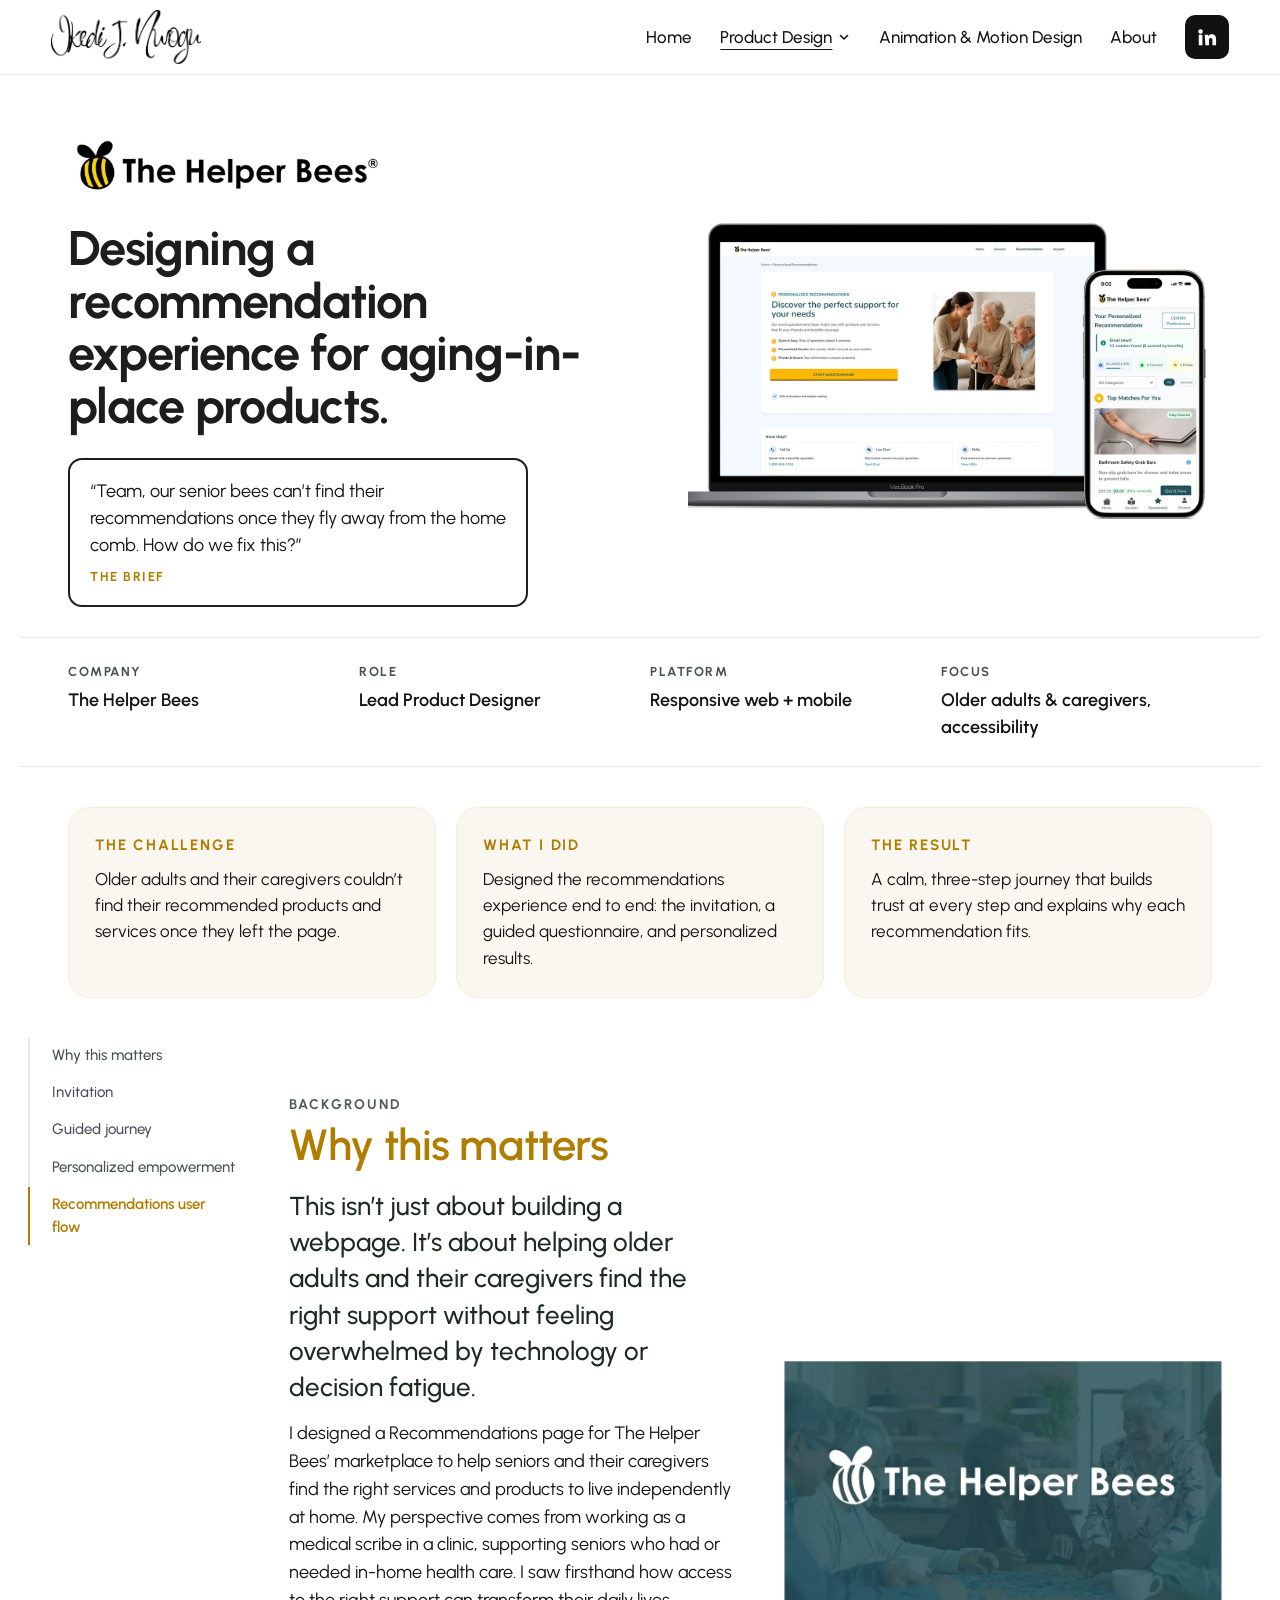
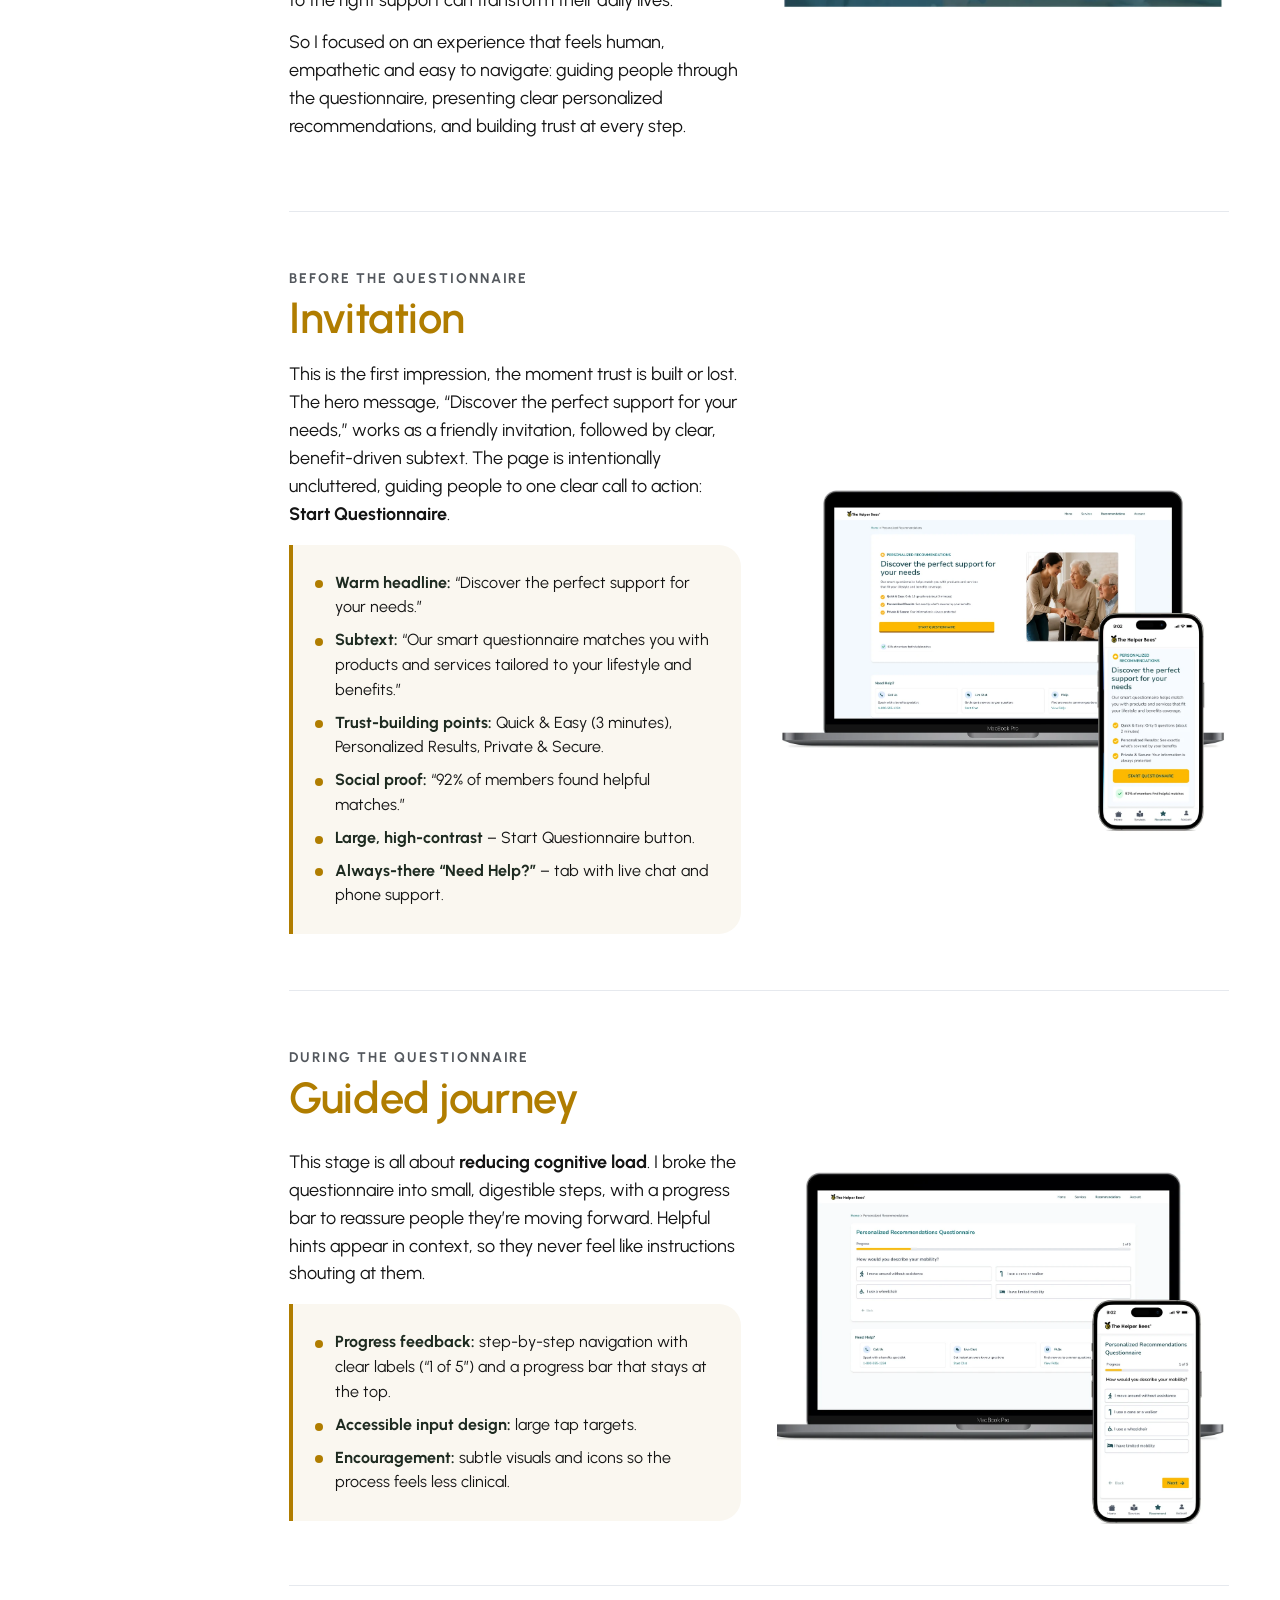
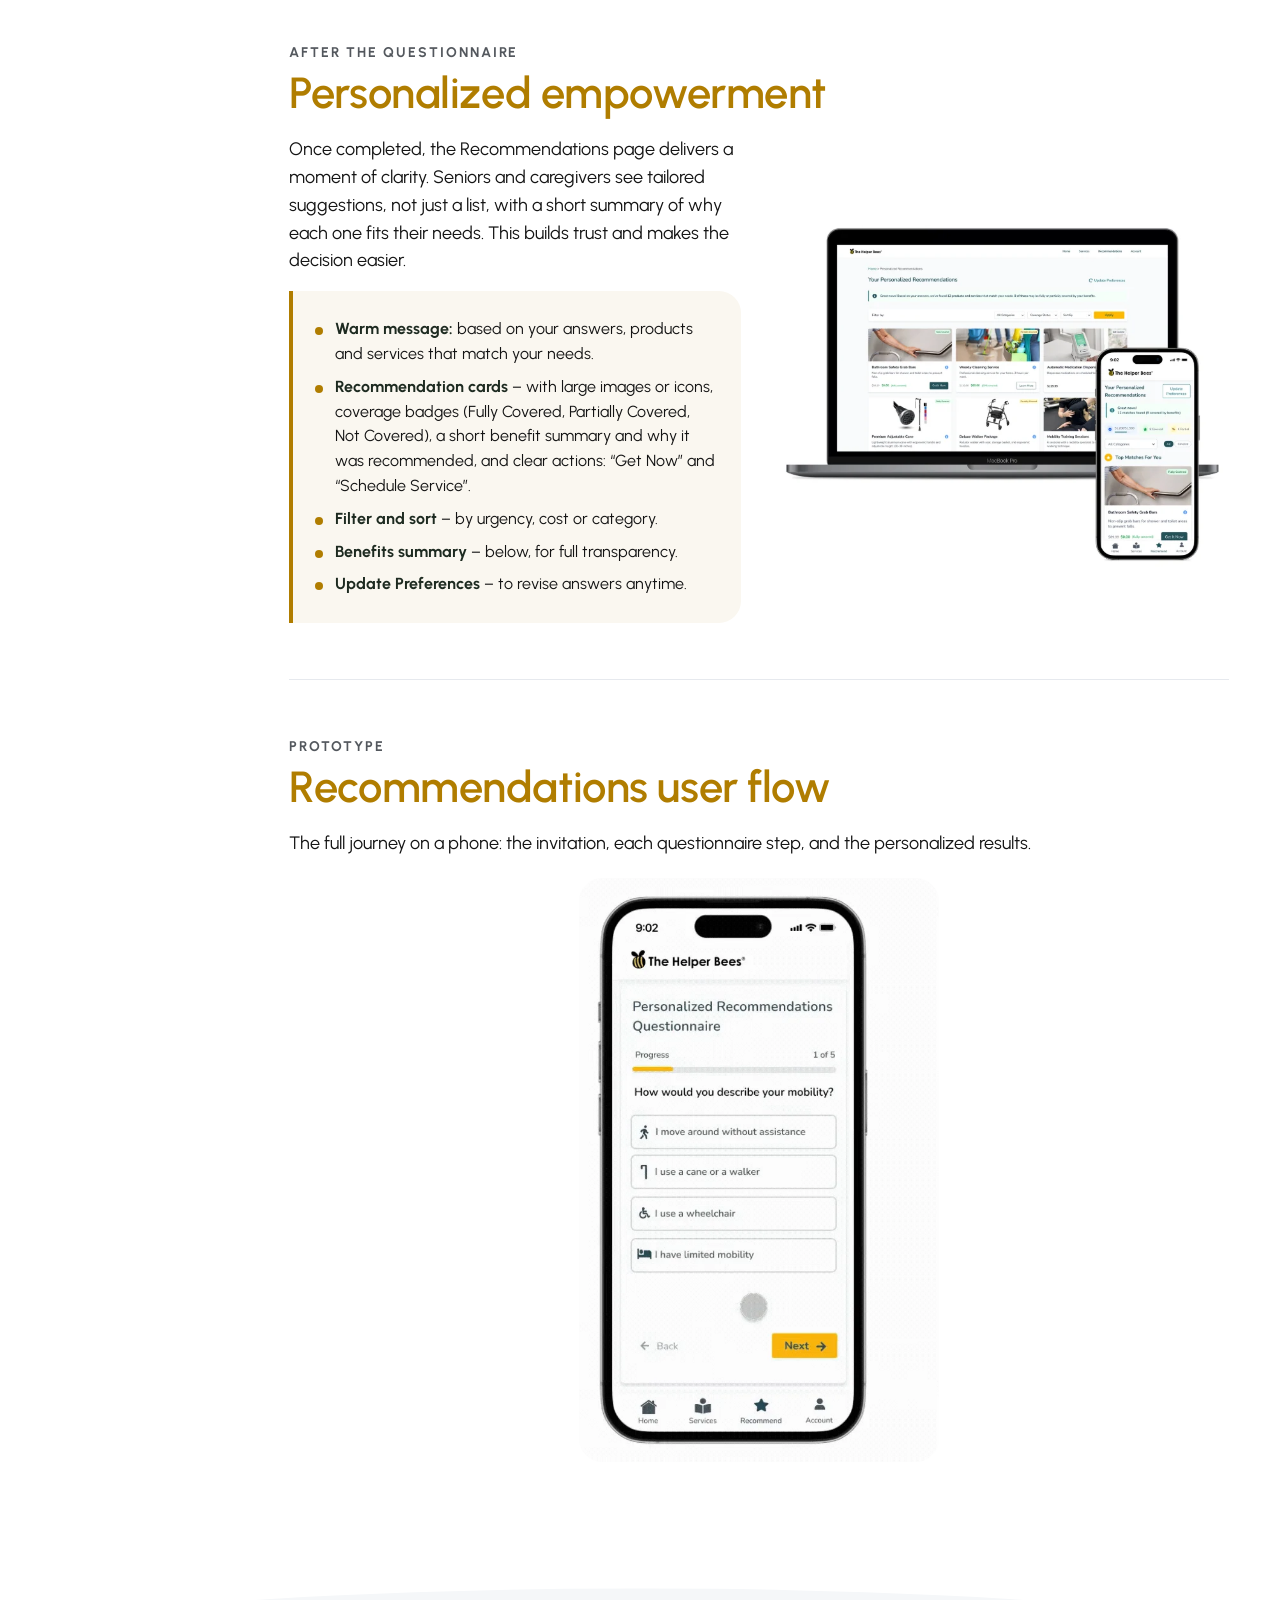
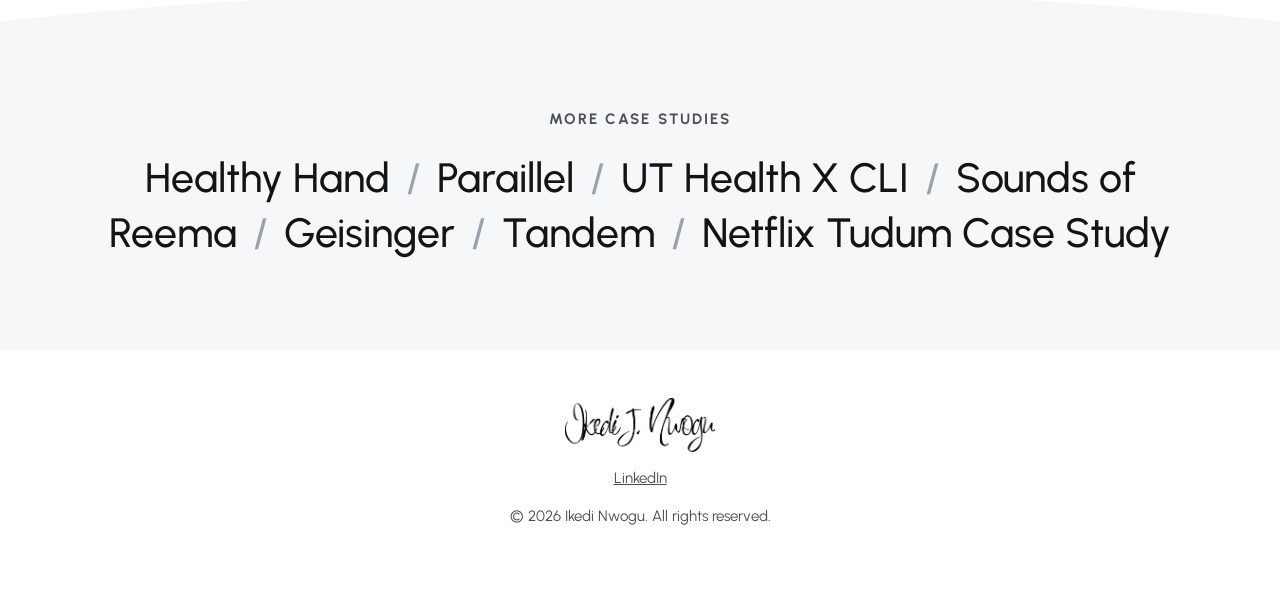
<file: projects/helper-bees.html>
<!doctype html>
<html lang="en">
<head>
<meta charset="utf-8">
<meta name="viewport" content="width=device-width, initial-scale=1">
<title>The Helper Bees case study · Ikedi J. Nwogu</title>
<meta name="description" content="Lead Product Designer on a personalized recommendations experience that helps older adults and their caregivers find aging-in-place products and services.">
<meta property="og:title" content="The Helper Bees case study · Ikedi J. Nwogu">
<meta property="og:description" content="Lead Product Designer on a personalized recommendations experience that helps older adults and their caregivers find aging-in-place products and services.">
<meta property="og:image" content="https://www.ijnwogu.com/assets/img/og.jpg">
<meta property="og:url" content="https://www.ijnwogu.com/projects/helper-bees.html">
<meta name="twitter:card" content="summary_large_image">
<link rel="icon" href="../assets/img/favicon.png">
<link rel="preload" href="../assets/fonts/urbanist-latin-500-normal.woff2" as="font" type="font/woff2" crossorigin>
<link rel="stylesheet" href="../css/site.css">
</head>
<body class="case" style="--c:#B07D00">
<a class="skip" href="#main">Skip to content</a>
<header class="nav solid">
  <a class="logo" href="../index.html" aria-label="Ikedi J. Nwogu, home"><img src="../assets/img/signature.png" alt="Ikedi J. Nwogu" width="631" height="227"></a>
  <nav aria-label="Main">
    <a href="../index.html">Home</a>
    <div class="dd">
      <button class="dd-btn on" aria-expanded="false" aria-controls="dd-cases">Product Design<svg viewBox="0 0 12 12" aria-hidden="true"><path d="M2.5 4.5 6 8l3.5-3.5" fill="none" stroke="currentColor" stroke-width="1.6" stroke-linecap="round" stroke-linejoin="round"/></svg></button>
      <div class="dd-menu" id="dd-cases"><a href="../projects/healthyhand.html">Healthy Hand</a><a href="../projects/paraillel.html">Paraillel</a><a href="../projects/cli.html">UT Health X CLI</a><a href="../projects/reema.html">Sounds of Reema</a><a href="../projects/helper-bees.html" aria-current="page">The Helper Bees</a><a href="https://ikejustis.github.io/geisinger-redesign/" target="_blank" rel="noopener">Geisinger</a><a href="../projects/tandem.html">Tandem</a><a href="../projects/tudum.html">Netflix Tudum Case Study</a></div>
    </div>
    <a href="../motion.html">Animation &amp; Motion Design</a>
    <a href="../about.html">About</a>
    <a class="li" href="https://www.linkedin.com/in/ikedi-j-nwogu-963736201/" target="_blank" rel="noopener" aria-label="LinkedIn"><svg viewBox="0 0 24 24" aria-hidden="true"><path fill="currentColor" d="M4.98 3.5a2.5 2.5 0 110 5 2.5 2.5 0 010-5zM3 9.5h4V21H3zM9.5 9.5h3.8v1.6h.06c.53-1 1.83-2.06 3.77-2.06 4.03 0 4.77 2.65 4.77 6.1V21h-4v-5.1c0-1.22-.02-2.78-1.7-2.78-1.7 0-1.96 1.33-1.96 2.7V21h-4z"/></svg></a>
  </nav>
</header>
<main id="main">
<section class="case-hero" style="--c:#B07D00">
  <div class="ch-txt">
    <img class="ch-logo sm" src="../assets/img/hb/logo.webp" alt="The Helper Bees" width="503" height="93">
    <h1 class="long" style="color:#1d1d1d">Designing a recommendation experience for aging-in-place products.</h1>
    <figure class="hb-quote"><blockquote>“Team, our senior bees can’t find their recommendations once they fly away from the home comb. How do we fix this?”</blockquote><figcaption>The brief</figcaption></figure>
  </div>
  <div class="ch-pic"><img src="../assets/img/hb/hero.webp" alt="The Helper Bees personalized recommendations page on a laptop and an iPhone" width="1336" height="908"></div>
</section>
<dl class="facts"><div><dt>Company</dt><dd>The Helper Bees</dd></div><div><dt>Role</dt><dd>Lead Product Designer</dd></div><div><dt>Platform</dt><dd>Responsive web + mobile</dd></div><div><dt>Focus</dt><dd>Older adults & caregivers, accessibility</dd></div></dl>
<section class="glance" aria-label="At a glance"><div><h2>The challenge</h2><p>Older adults and their caregivers couldn’t find their recommended products and services once they left the page.</p></div><div><h2>What I did</h2><p>Designed the recommendations experience end to end: the invitation, a guided questionnaire, and personalized results.</p></div><div><h2>The result</h2><p>A calm, three-step journey that builds trust at every step and explains why each recommendation fits.</p></div></section>
<div class="case-body">
  <nav class="toc" aria-label="On this page"><a href="#background">Why this matters</a><a href="#pre">Invitation</a><a href="#during">Guided journey</a><a href="#post">Personalized empowerment</a><a href="#flow">Recommendations user flow</a></nav>
  <div class="case-main">
<section class="cs" id="background" aria-labelledby="background-h">
  <p class="eyebrow">Background</p><h2 id="background-h" style="color:#B07D00">Why this matters</h2>
<div class="split">
  <div>
    <p class="big">This isn’t just about building a webpage. It’s about helping older adults and their caregivers find the right support without feeling overwhelmed by technology or decision fatigue.</p>
    <p>I designed a Recommendations page for The Helper Bees’ marketplace to help seniors and their caregivers find the right services and products to live independently at home. My perspective comes from working as a medical scribe in a clinic, supporting seniors who had or needed in-home health care. I saw firsthand how access to the right support can transform their daily lives.</p>
    <p>So I focused on an experience that feels human, empathetic and easy to navigate: guiding people through the questionnaire, presenting clear personalized recommendations, and building trust at every step.</p>
  </div>
  <figure class="fig "><img src="../assets/img/hb/banner.webp" alt="The Helper Bees logo over a photo of an older adult with a caregiver" loading="lazy" decoding="async"></figure>
</div>
</section>
<section class="cs" id="pre" aria-labelledby="pre-h">
  <p class="eyebrow">Before the questionnaire</p><h2 id="pre-h" style="color:#B07D00">Invitation</h2>
<div class="split">
  <div>
    <p>This is the first impression, the moment trust is built or lost. The hero message, “Discover the perfect support for your needs,” works as a friendly invitation, followed by clear, benefit-driven subtext. The page is intentionally uncluttered, guiding people to one clear call to action: <b>Start Questionnaire</b>.</p>
    <div class="callout hb"><ul class="pts"><li><b>Warm headline:</b> “Discover the perfect support for your needs.”</li><li><b>Subtext:</b> “Our smart questionnaire matches you with products and services tailored to your lifestyle and benefits.”</li><li><b>Trust-building points:</b> Quick & Easy (3 minutes), Personalized Results, Private & Secure.</li><li><b>Social proof:</b> “92% of members found helpful matches.”</li><li><b>Large, high-contrast</b> – Start Questionnaire button.</li><li><b>Always-there “Need Help?”</b> – tab with live chat and phone support.</li></ul></div>
  </div>
  <a class="zoom" href="../assets/img/hb/pre.webp" target="_blank" rel="noopener" aria-label="Open full size: The invitation page on a laptop and an iPhone"><figure class="fig "><img src="../assets/img/hb/pre.webp" alt="The invitation page on a laptop and an iPhone" loading="lazy" decoding="async"></figure></a>
</div>
</section>
<section class="cs" id="during" aria-labelledby="during-h">
  <p class="eyebrow">During the questionnaire</p><h2 id="during-h" style="color:#B07D00">Guided journey</h2>
<div class="split">
  <div>
    <p>This stage is all about <b>reducing cognitive load</b>. I broke the questionnaire into small, digestible steps, with a progress bar to reassure people they’re moving forward. Helpful hints appear in context, so they never feel like instructions shouting at them.</p>
    <div class="callout hb"><ul class="pts"><li><b>Progress feedback:</b> step-by-step navigation with clear labels (“1 of 5”) and a progress bar that stays at the top.</li><li><b>Accessible input design:</b> large tap targets.</li><li><b>Encouragement:</b> subtle visuals and icons so the process feels less clinical.</li></ul></div>
  </div>
  <a class="zoom" href="../assets/img/hb/during.webp" target="_blank" rel="noopener" aria-label="Open full size: A questionnaire step on a laptop and an iPhone"><figure class="fig "><img src="../assets/img/hb/during.webp" alt="A questionnaire step on a laptop and an iPhone" loading="lazy" decoding="async"></figure></a>
</div>
</section>
<section class="cs" id="post" aria-labelledby="post-h">
  <p class="eyebrow">After the questionnaire</p><h2 id="post-h" style="color:#B07D00">Personalized empowerment</h2>
<div class="split">
  <div>
    <p>Once completed, the Recommendations page delivers a moment of clarity. Seniors and caregivers see tailored suggestions, not just a list, with a short summary of why each one fits their needs. This builds trust and makes the decision easier.</p>
    <div class="callout hb"><ul class="pts"><li><b>Warm message:</b> based on your answers, products and services that match your needs.</li><li><b>Recommendation cards</b> – with large images or icons, coverage badges (Fully Covered, Partially Covered, Not Covered), a short benefit summary and why it was recommended, and clear actions: “Get Now” and “Schedule Service”.</li><li><b>Filter and sort</b> – by urgency, cost or category.</li><li><b>Benefits summary</b> – below, for full transparency.</li><li><b>Update Preferences</b> – to revise answers anytime.</li></ul></div>
  </div>
  <a class="zoom" href="../assets/img/hb/post.webp" target="_blank" rel="noopener" aria-label="Open full size: Personalized recommendations on a laptop and an iPhone"><figure class="fig "><img src="../assets/img/hb/post.webp" alt="Personalized recommendations on a laptop and an iPhone" loading="lazy" decoding="async"></figure></a>
</div>
</section>
<section class="cs" id="flow" aria-labelledby="flow-h">
  <p class="eyebrow">Prototype</p><h2 id="flow-h" style="color:#B07D00">Recommendations user flow</h2>
<p>The full journey on a phone: the invitation, each questionnaire step, and the personalized results.</p>
<figure class="fig flow"><video src="../assets/video/hb-flow.mp4" poster="../assets/img/hb/flow-poster.webp" autoplay muted loop playsinline preload="metadata" aria-label="Prototype walkthrough of the recommendations questionnaire on an iPhone"></video></figure>
</section>
  </div>
</div>
<section class="others" aria-labelledby="others-h">
  <h2 id="others-h" class="sec">More case studies</h2>
  <p><a href="../projects/healthyhand.html">Healthy Hand</a><span aria-hidden="true"> / </span><a href="../projects/paraillel.html">Paraillel</a><span aria-hidden="true"> / </span><a href="../projects/cli.html">UT Health X CLI</a><span aria-hidden="true"> / </span><a href="../projects/reema.html">Sounds of Reema</a><span aria-hidden="true"> / </span><a href="https://ikejustis.github.io/geisinger-redesign/" target="_blank" rel="noopener">Geisinger</a><span aria-hidden="true"> / </span><a href="../projects/tandem.html">Tandem</a><span aria-hidden="true"> / </span><a href="../projects/tudum.html">Netflix Tudum Case Study</a></p>
</section>
</main>
<footer class="foot">
  <img src="../assets/img/signature.png" alt="Ikedi J. Nwogu" width="631" height="227">
  <p><a class="foot-li" href="https://www.linkedin.com/in/ikedi-j-nwogu-963736201/" target="_blank" rel="noopener">LinkedIn</a></p>
  <p>© <span id="yr">2026</span> Ikedi Nwogu. All rights reserved.</p>
</footer>
<script>
document.getElementById('yr').textContent = new Date().getFullYear();
/* Every page opens at the top: clicking a project, in the list or the dropdown, starts its case study
   from the beginning. Links to a section (#…) and the browser's Back button keep their place. */
(function () {
  var entry = performance.getEntriesByType && performance.getEntriesByType('navigation')[0];
  if (location.hash || (entry && entry.type !== 'navigate')) return;
  /* Keep putting it back at the top while the page settles, until the visitor scrolls themselves. */
  var moved = false;
  ['wheel', 'touchstart', 'keydown'].forEach(function (t) { addEventListener(t, function () { moved = true; }, { passive: true, once: true }); });
  function toTop() { if (!moved) window.scrollTo({ top: 0, left: 0, behavior: 'instant' }); }
  toTop(); addEventListener('load', function () { toTop(); setTimeout(toTop, 150); setTimeout(toTop, 450); });
})();
/* The logo goes to the top of the home page. On the home page itself it glides back up. */
(function () {
  var logo = document.querySelector('.logo');
  if (!logo) return;
  logo.addEventListener('click', function (e) {
    if (new URL(logo.href, location.href).pathname !== location.pathname) return;
    e.preventDefault();
    var still = matchMedia('(prefers-reduced-motion: reduce)').matches;
    window.scrollTo({ top: 0, behavior: still ? 'instant' : 'smooth' });
    if (location.hash) history.replaceState(null, '', location.pathname + location.search);
  });
})();
/* Product Design dropdown: opens on hover (desktop) and on tap or Enter;
   Escape or a click elsewhere closes it. */
(function () {
  var dd = document.querySelector('.dd'), btn = dd && dd.querySelector('.dd-btn');
  if (!btn) return;
  function set(open) { dd.classList.toggle('open', open); btn.setAttribute('aria-expanded', open); }
  btn.addEventListener('click', function () { set(!dd.classList.contains('open')); });
  document.addEventListener('click', function (e) { if (!dd.contains(e.target)) set(false); });
  document.addEventListener('keydown', function (e) { if (e.key === 'Escape' && dd.classList.contains('open')) { set(false); btn.focus(); } });
})();
/* Living sky parallax: each cloud layer moves with the mouse and the scroll by its depth. */
(function () {
  var layers = [].slice.call(document.querySelectorAll('.skyfx .layer'));
  if (!layers.length || matchMedia('(prefers-reduced-motion: reduce)').matches) return;
  var mx = 0, my = 0, queued = false;
  function apply() {
    queued = false;
    layers.forEach(function (l) {
      var d = +l.dataset.depth, top = l.parentNode.getBoundingClientRect().top;
      l.style.transform = 'translate3d(' + (mx * d * 28) + 'px,' + (my * d * 16 + Math.min(0, top) * d * .35) + 'px,0)';
    });
  }
  function queue() { if (!queued) { queued = true; requestAnimationFrame(apply); } }
  addEventListener('pointermove', function (e) { mx = e.clientX / innerWidth - .5; my = e.clientY / innerHeight - .5; queue(); }, { passive: true });
  addEventListener('scroll', queue, { passive: true });
})();
</script>
<script>
/* Launch film: starts muted; the button turns the score on and off. */
(function () {
  var v = document.getElementById('film'), b = document.querySelector('[data-snd]');
  if (!v || !b) return;
  b.addEventListener('click', function () {
    v.muted = !v.muted; if (!v.muted) v.play();
    b.setAttribute('aria-pressed', String(!v.muted)); b.querySelector('span').textContent = v.muted ? 'Sound on' : 'Sound off';
  });
})();
/* Highlight the section in view in the side contents. */
(function () {
  var links = {}; document.querySelectorAll('.toc a').forEach(function (a) { links[a.getAttribute('href').slice(1)] = a; });
  if (!('IntersectionObserver' in window)) return;
  var io = new IntersectionObserver(function (es) { es.forEach(function (e) { if (e.isIntersecting) { Object.values(links).forEach(function (a) { a.classList.remove('on'); }); var a = links[e.target.id]; if (a) a.classList.add('on'); } }); }, { rootMargin: '-35% 0px -60% 0px' });
  document.querySelectorAll('.cs').forEach(function (s) { io.observe(s); });
})();
</script>
</body>
</html>
</file>
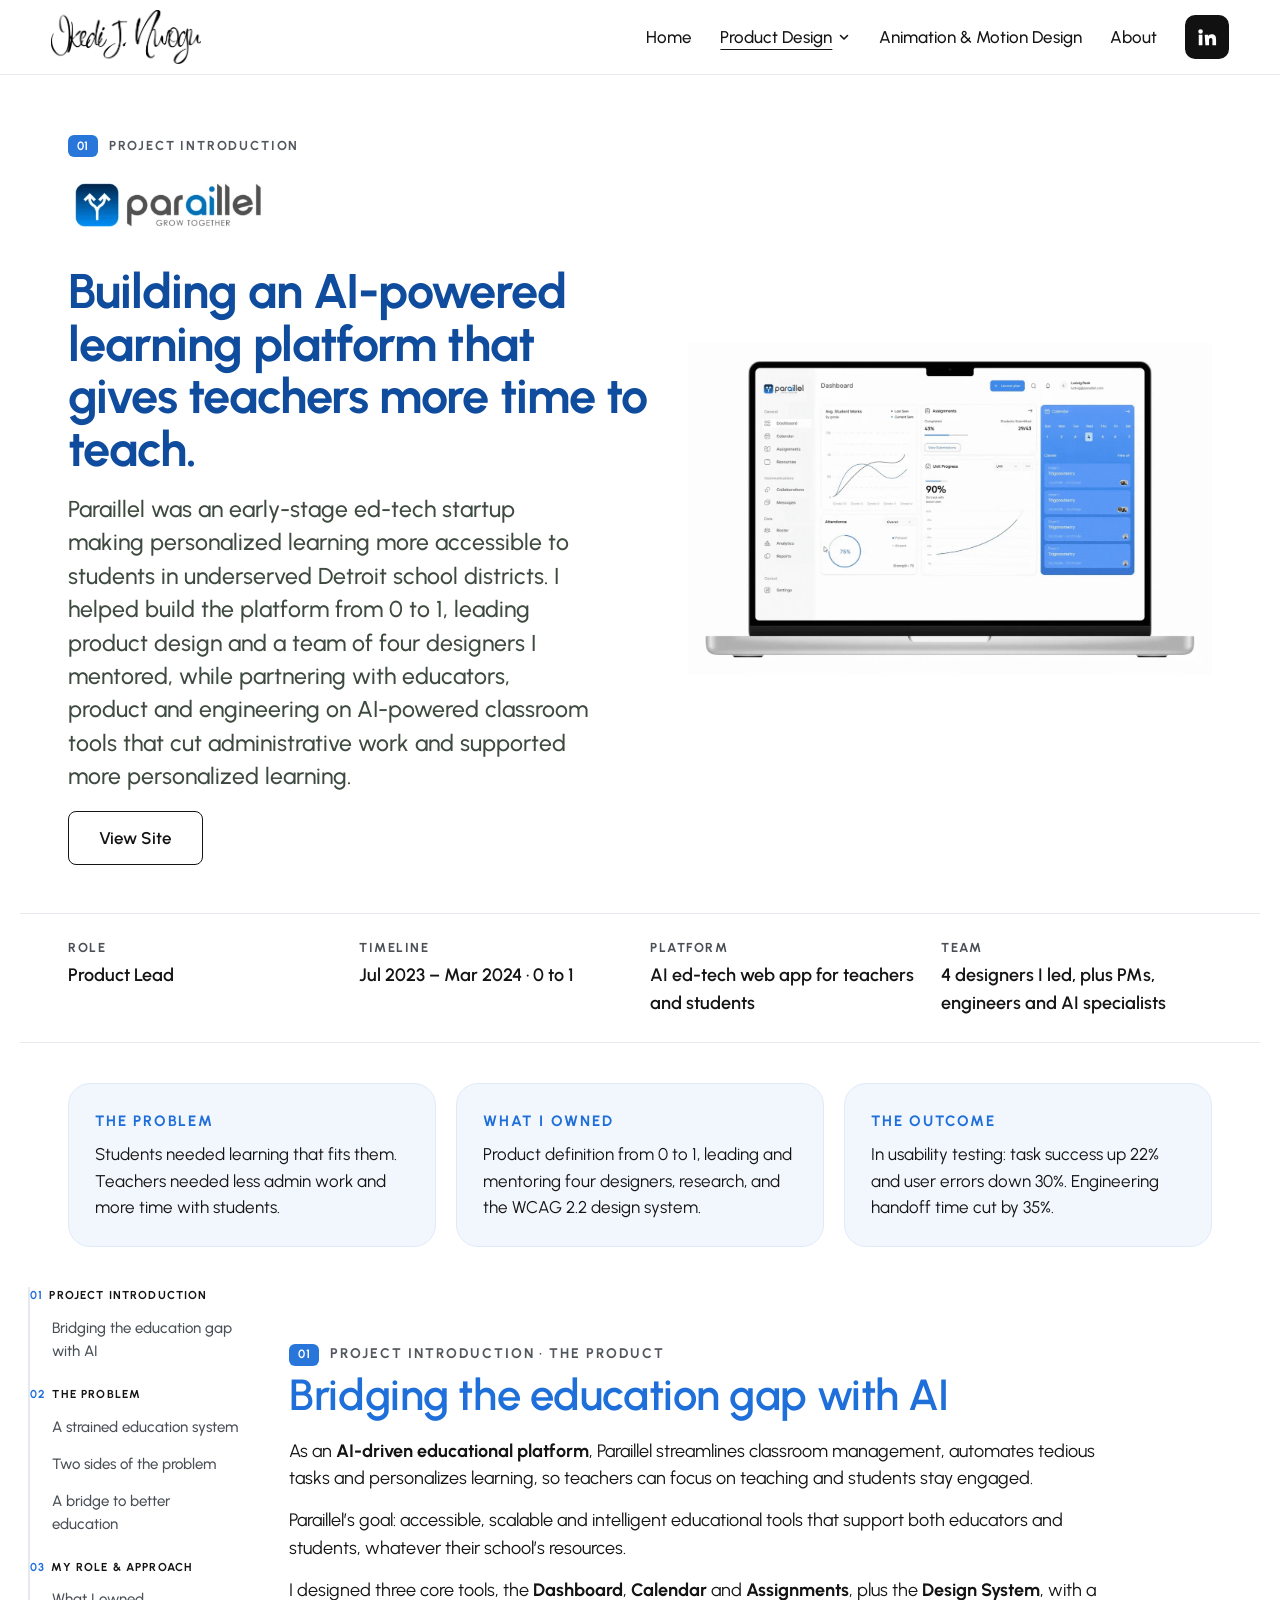
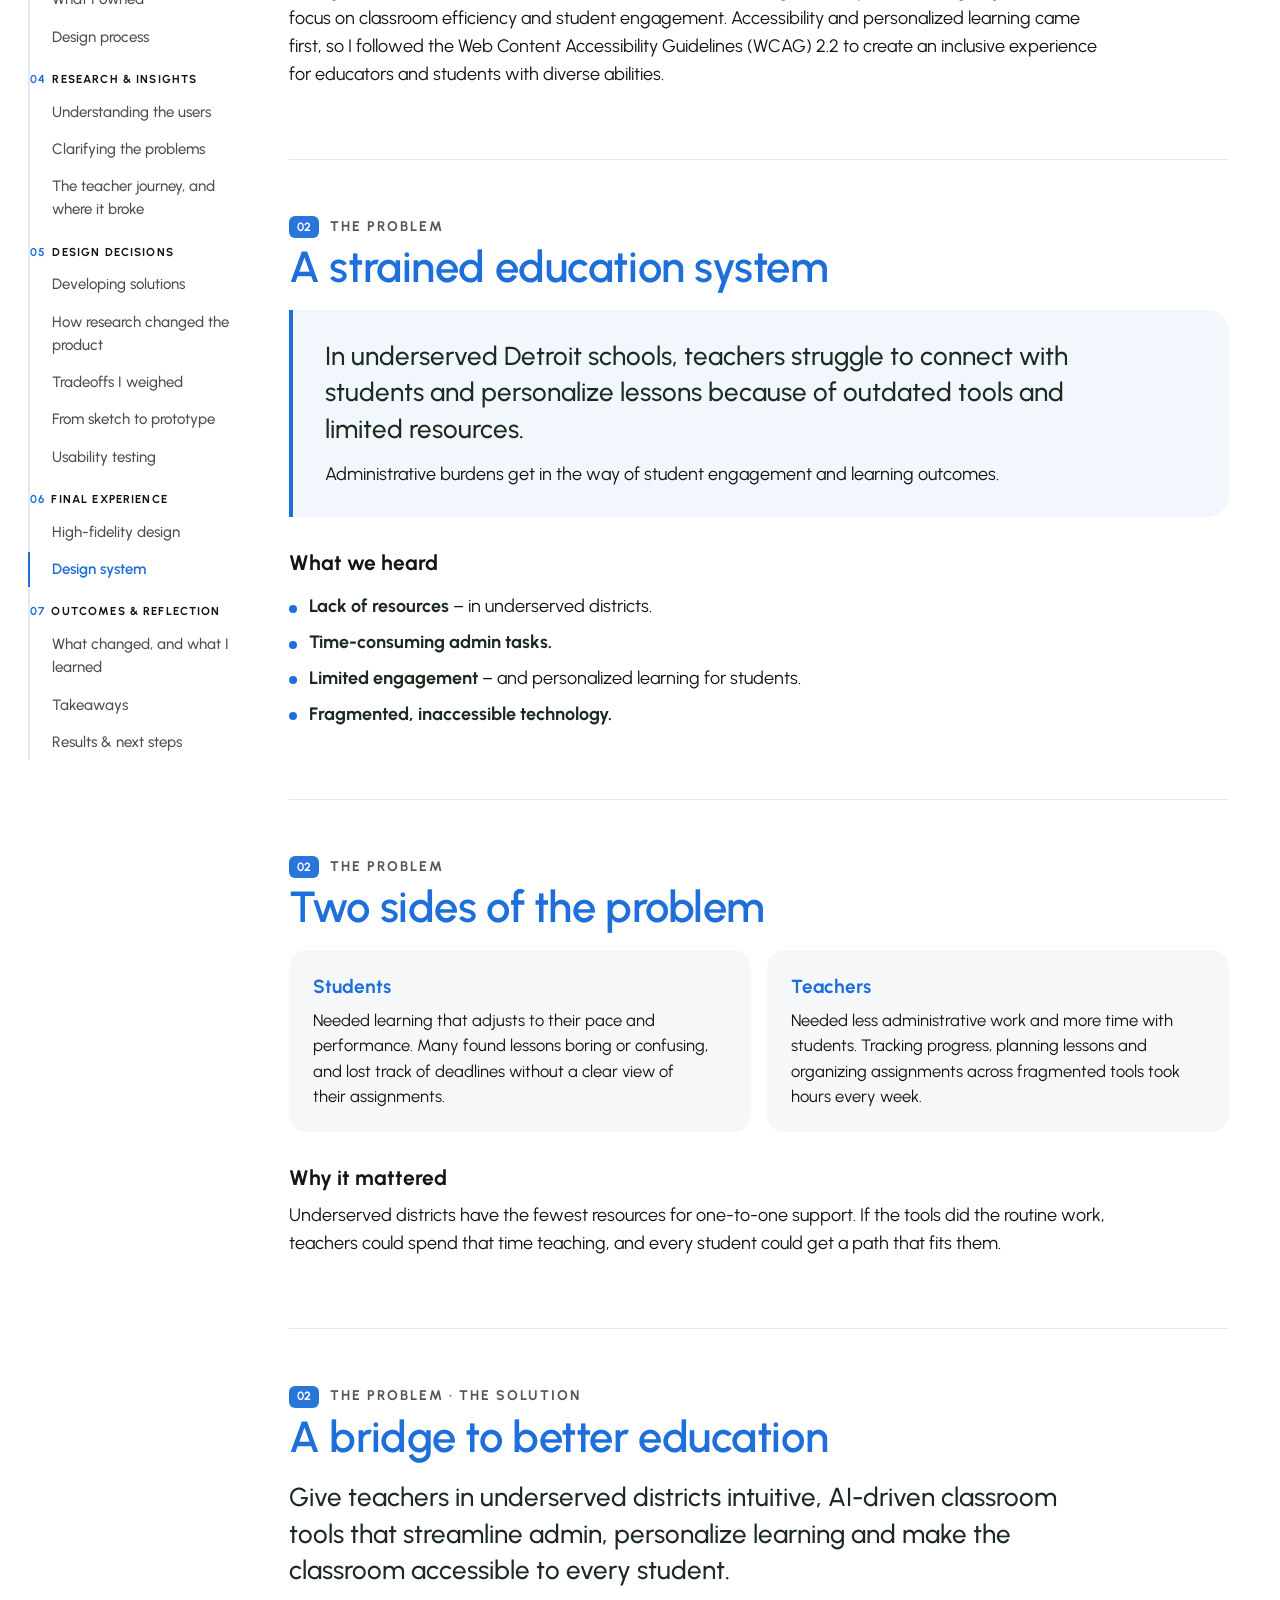
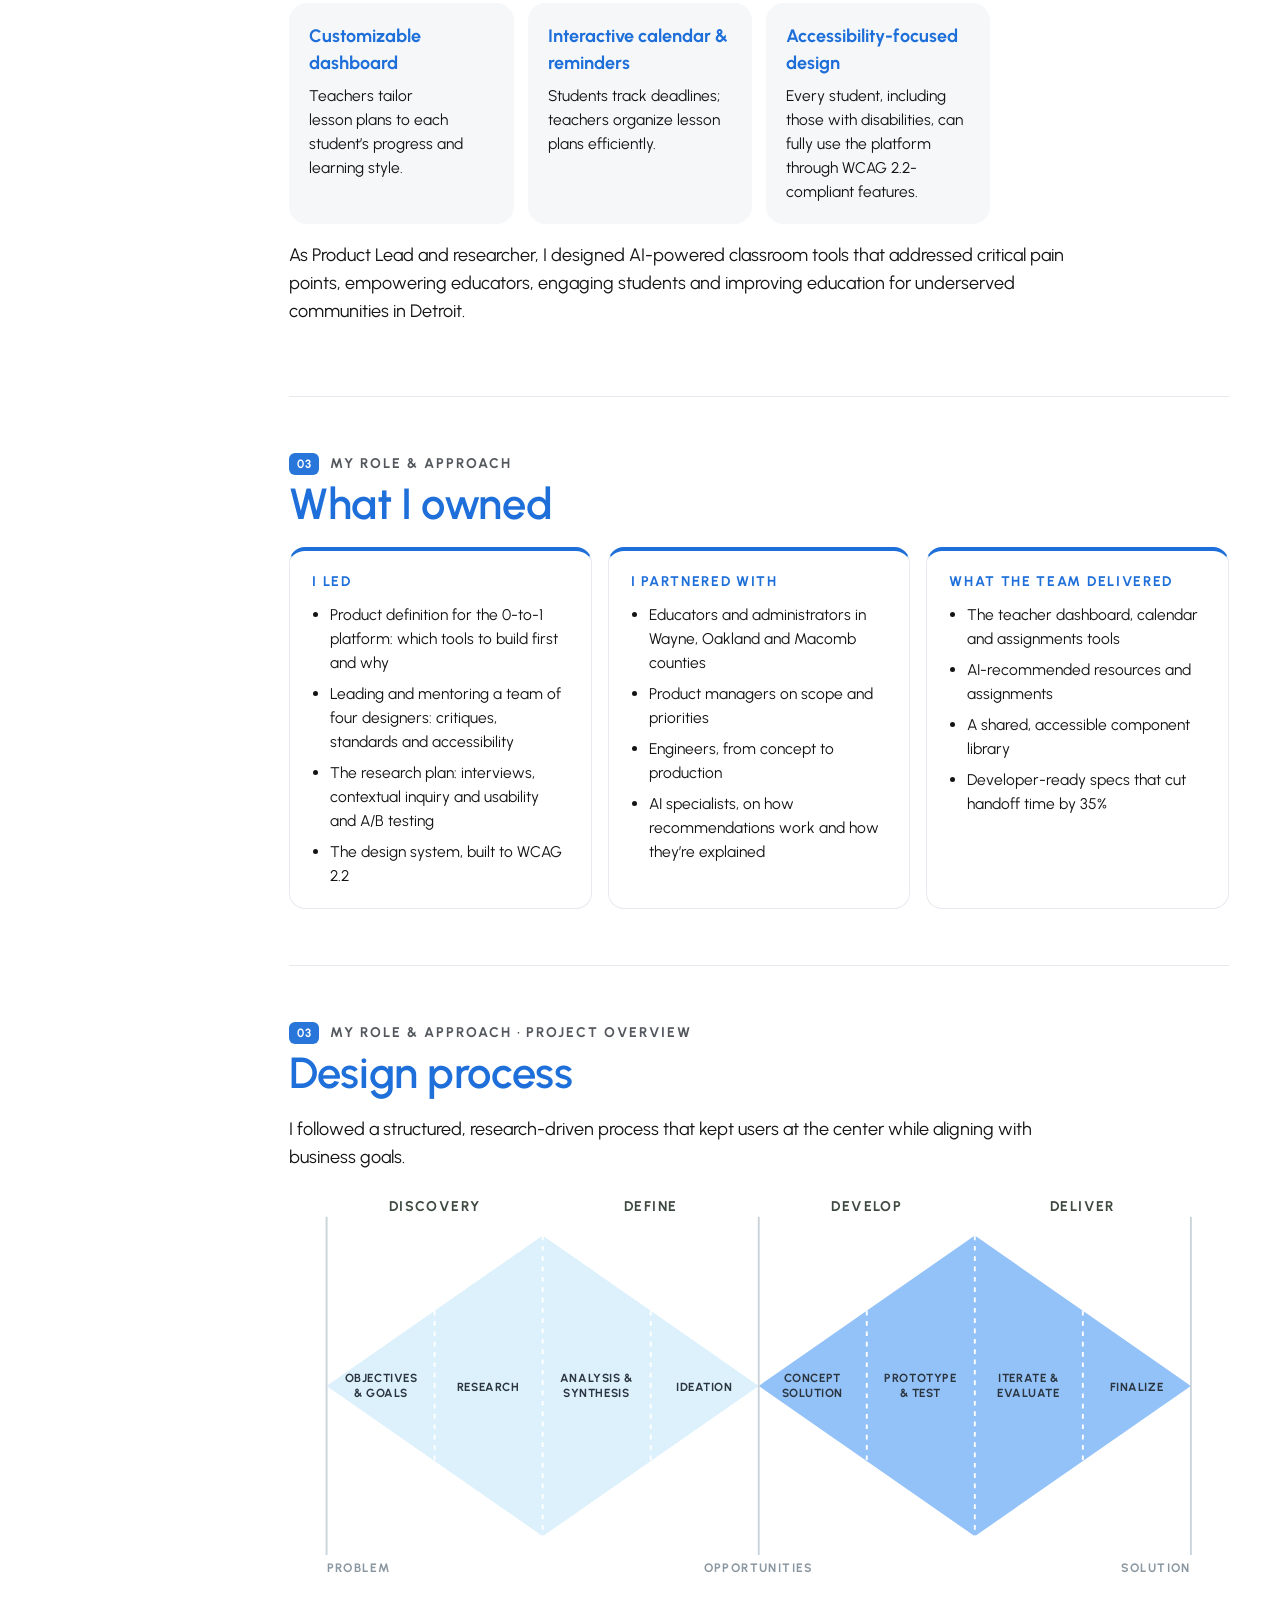
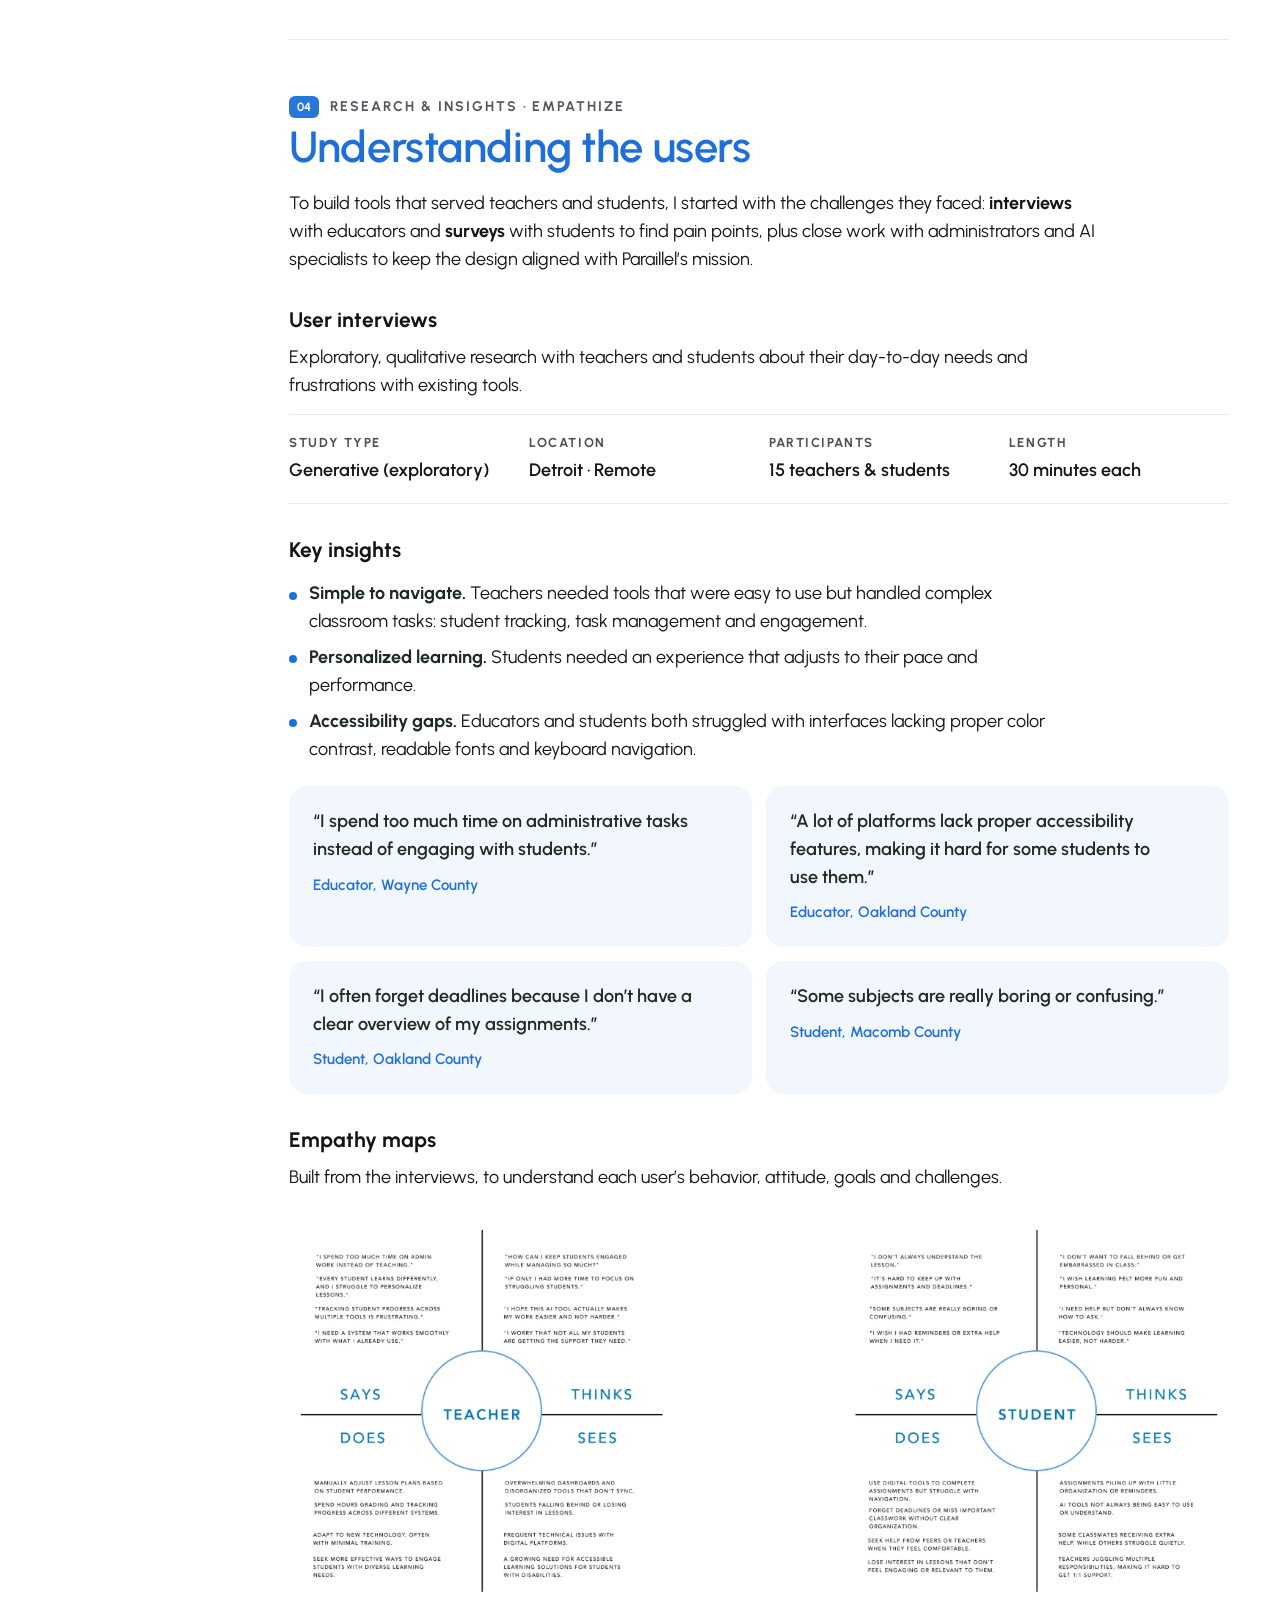
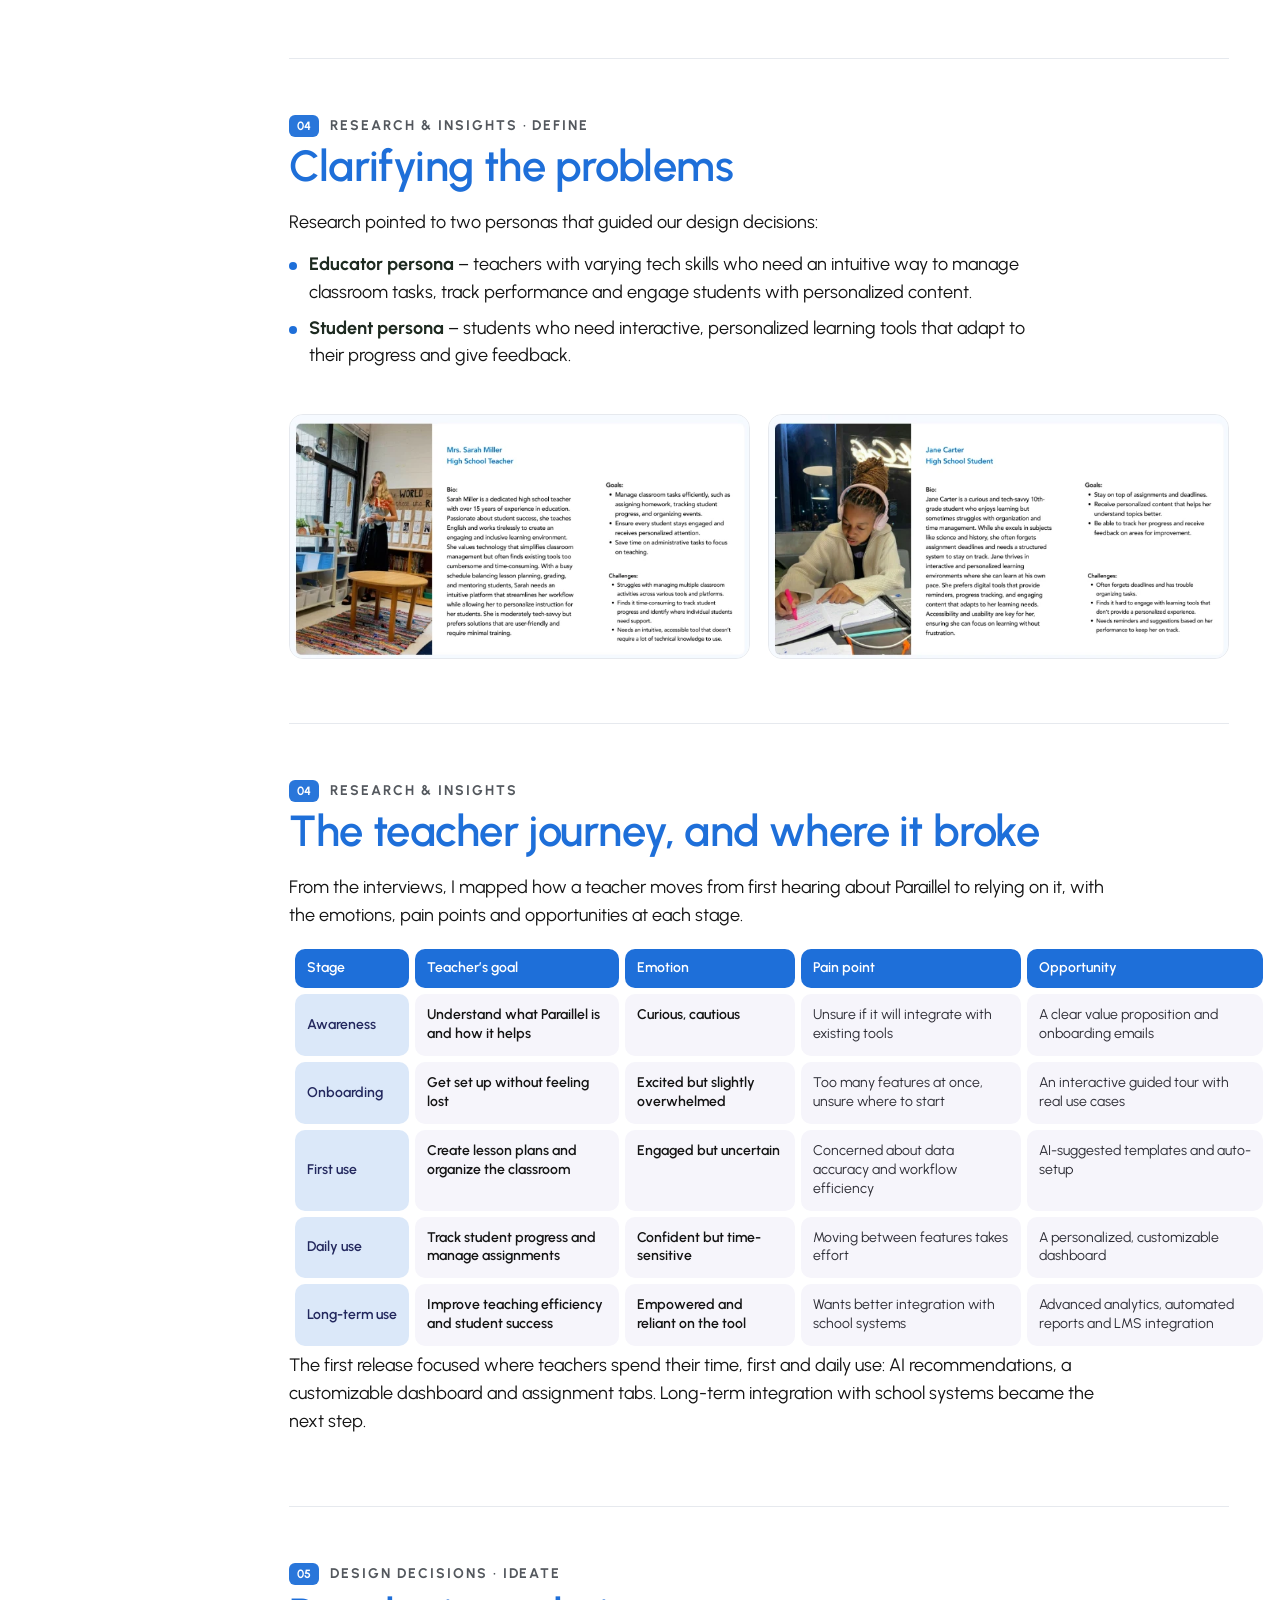
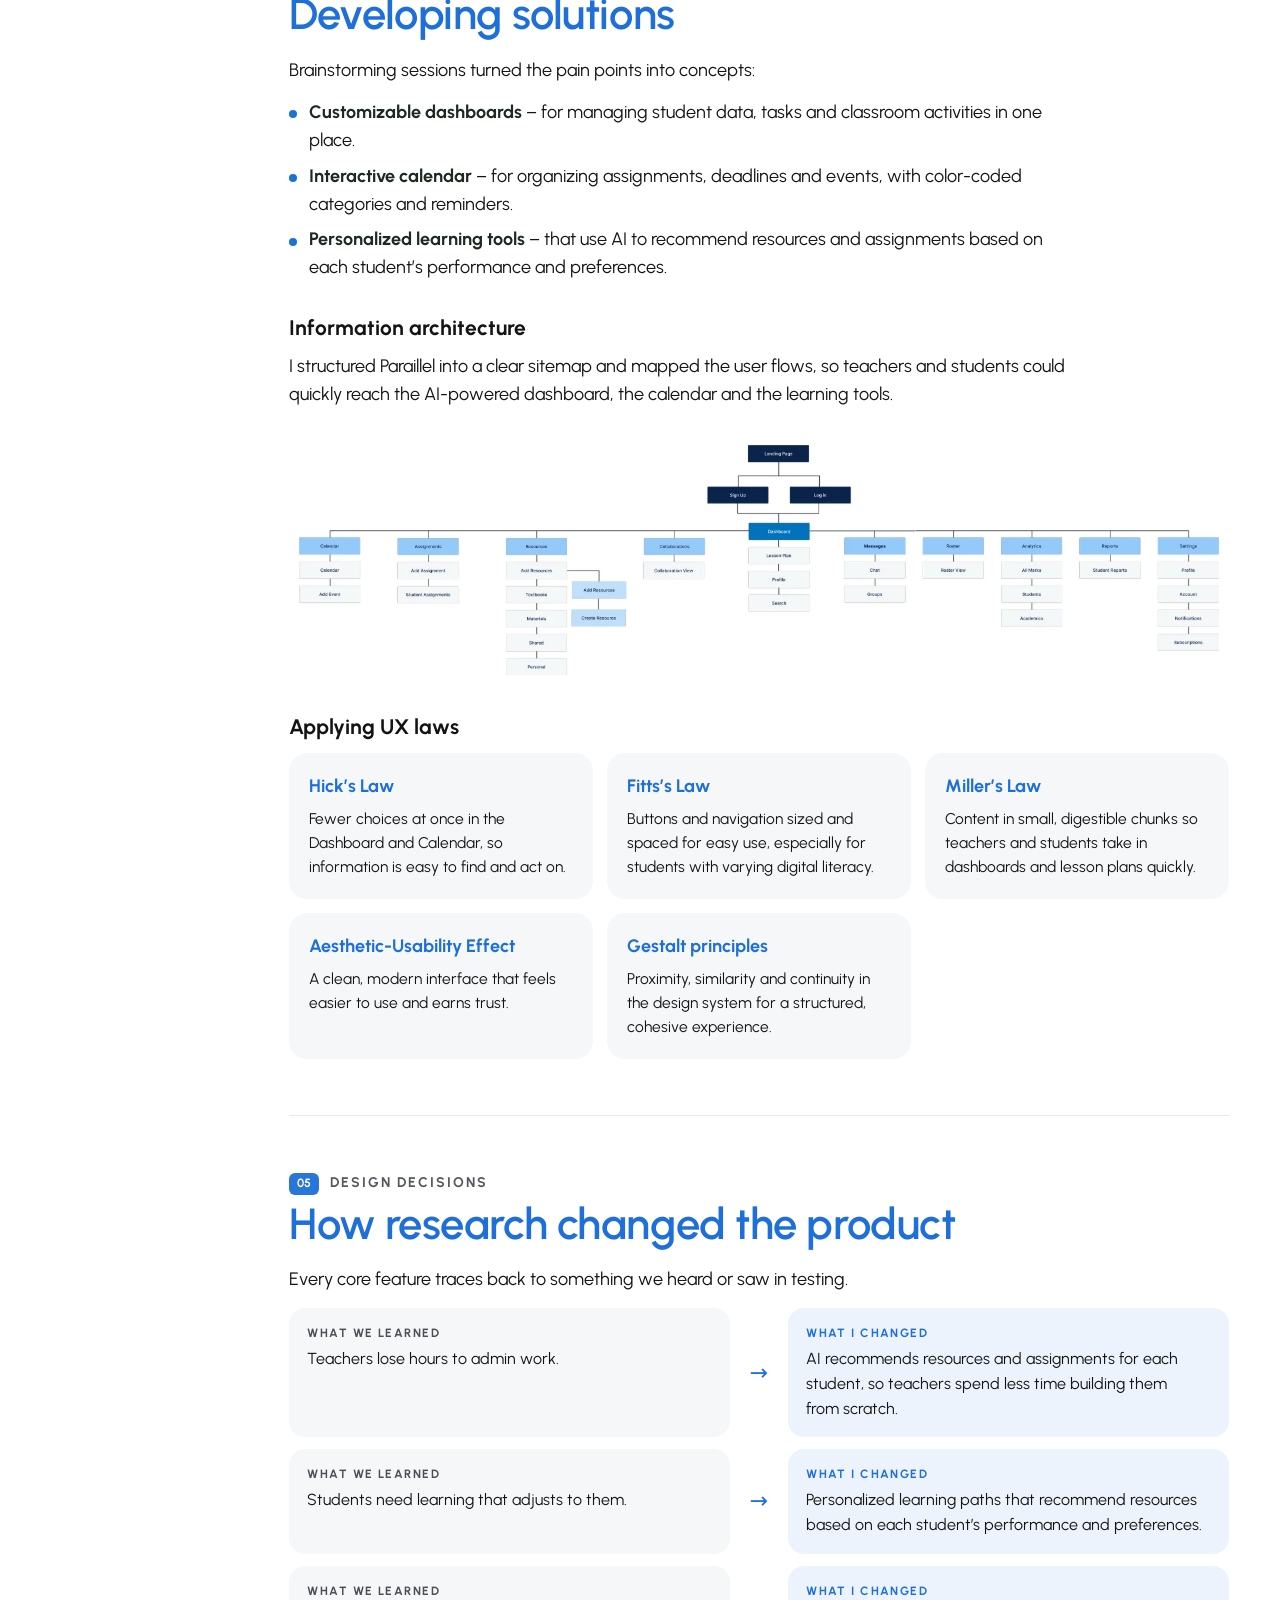
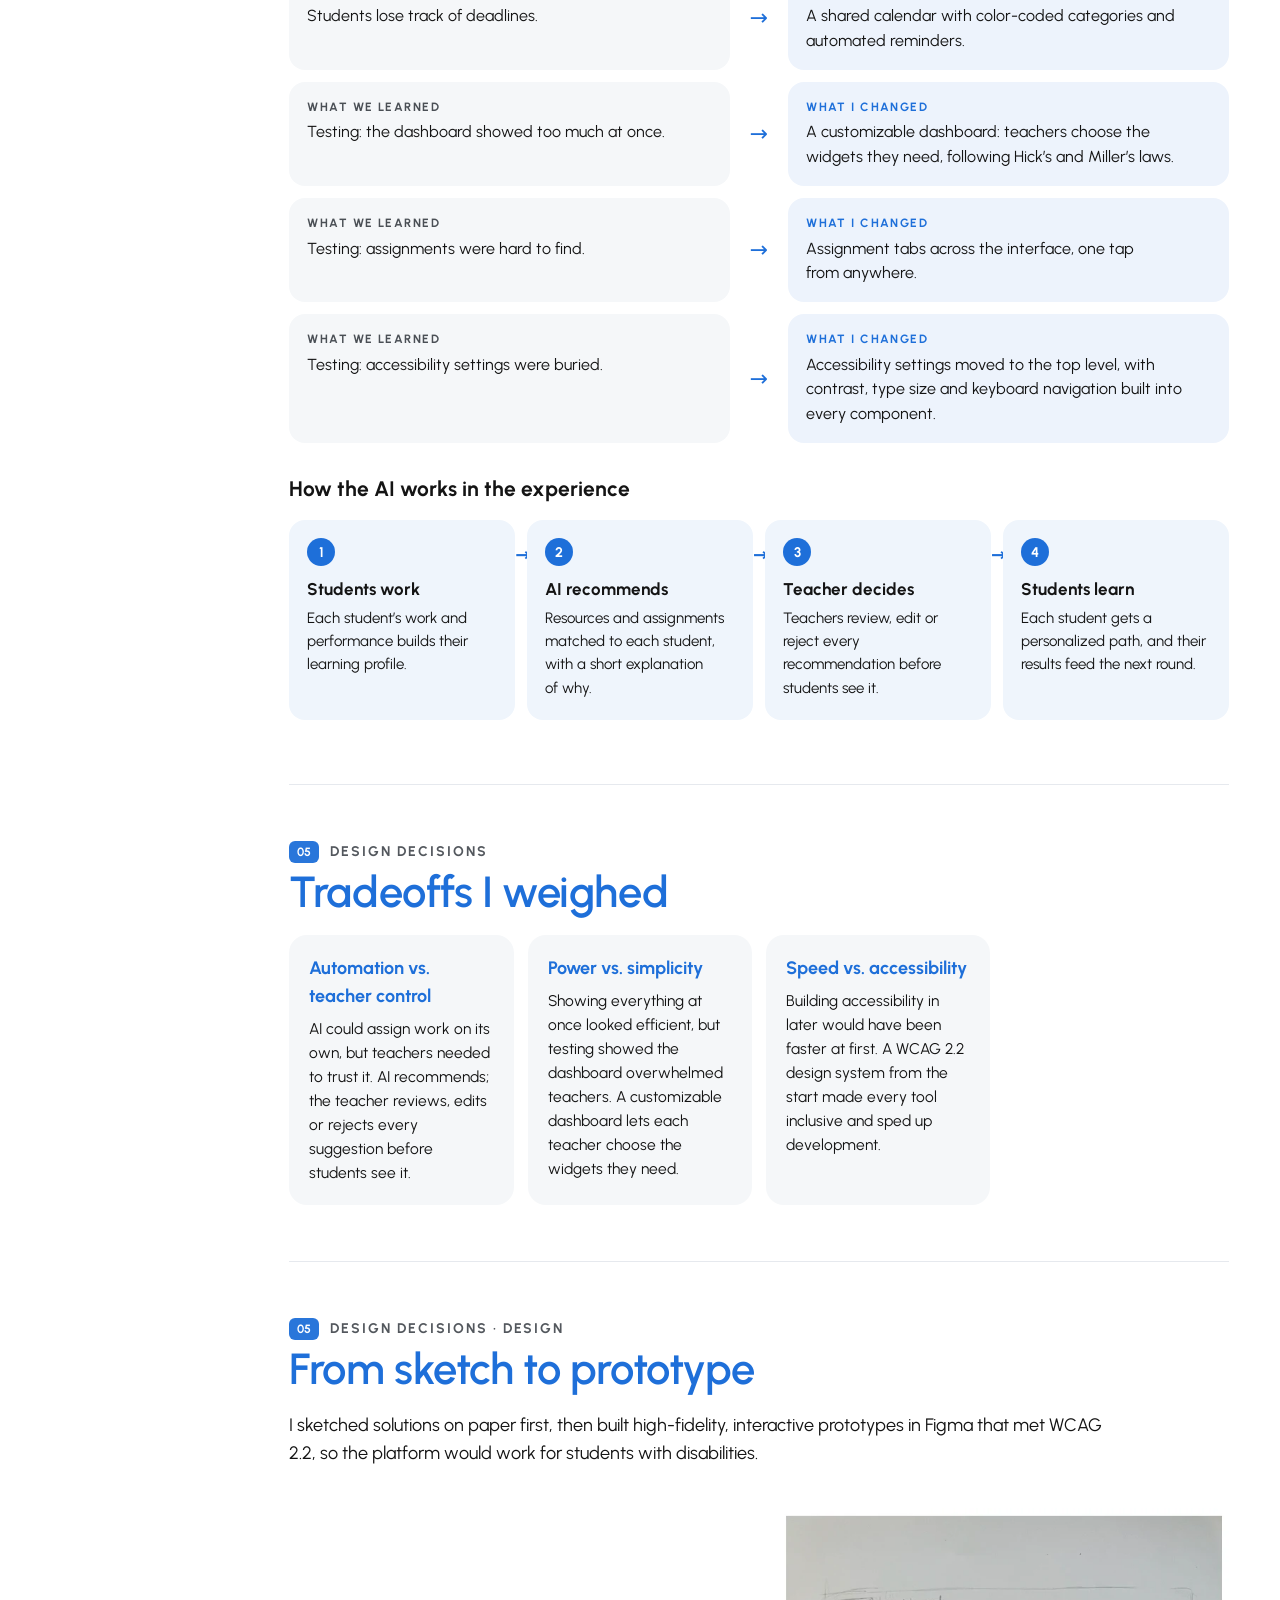
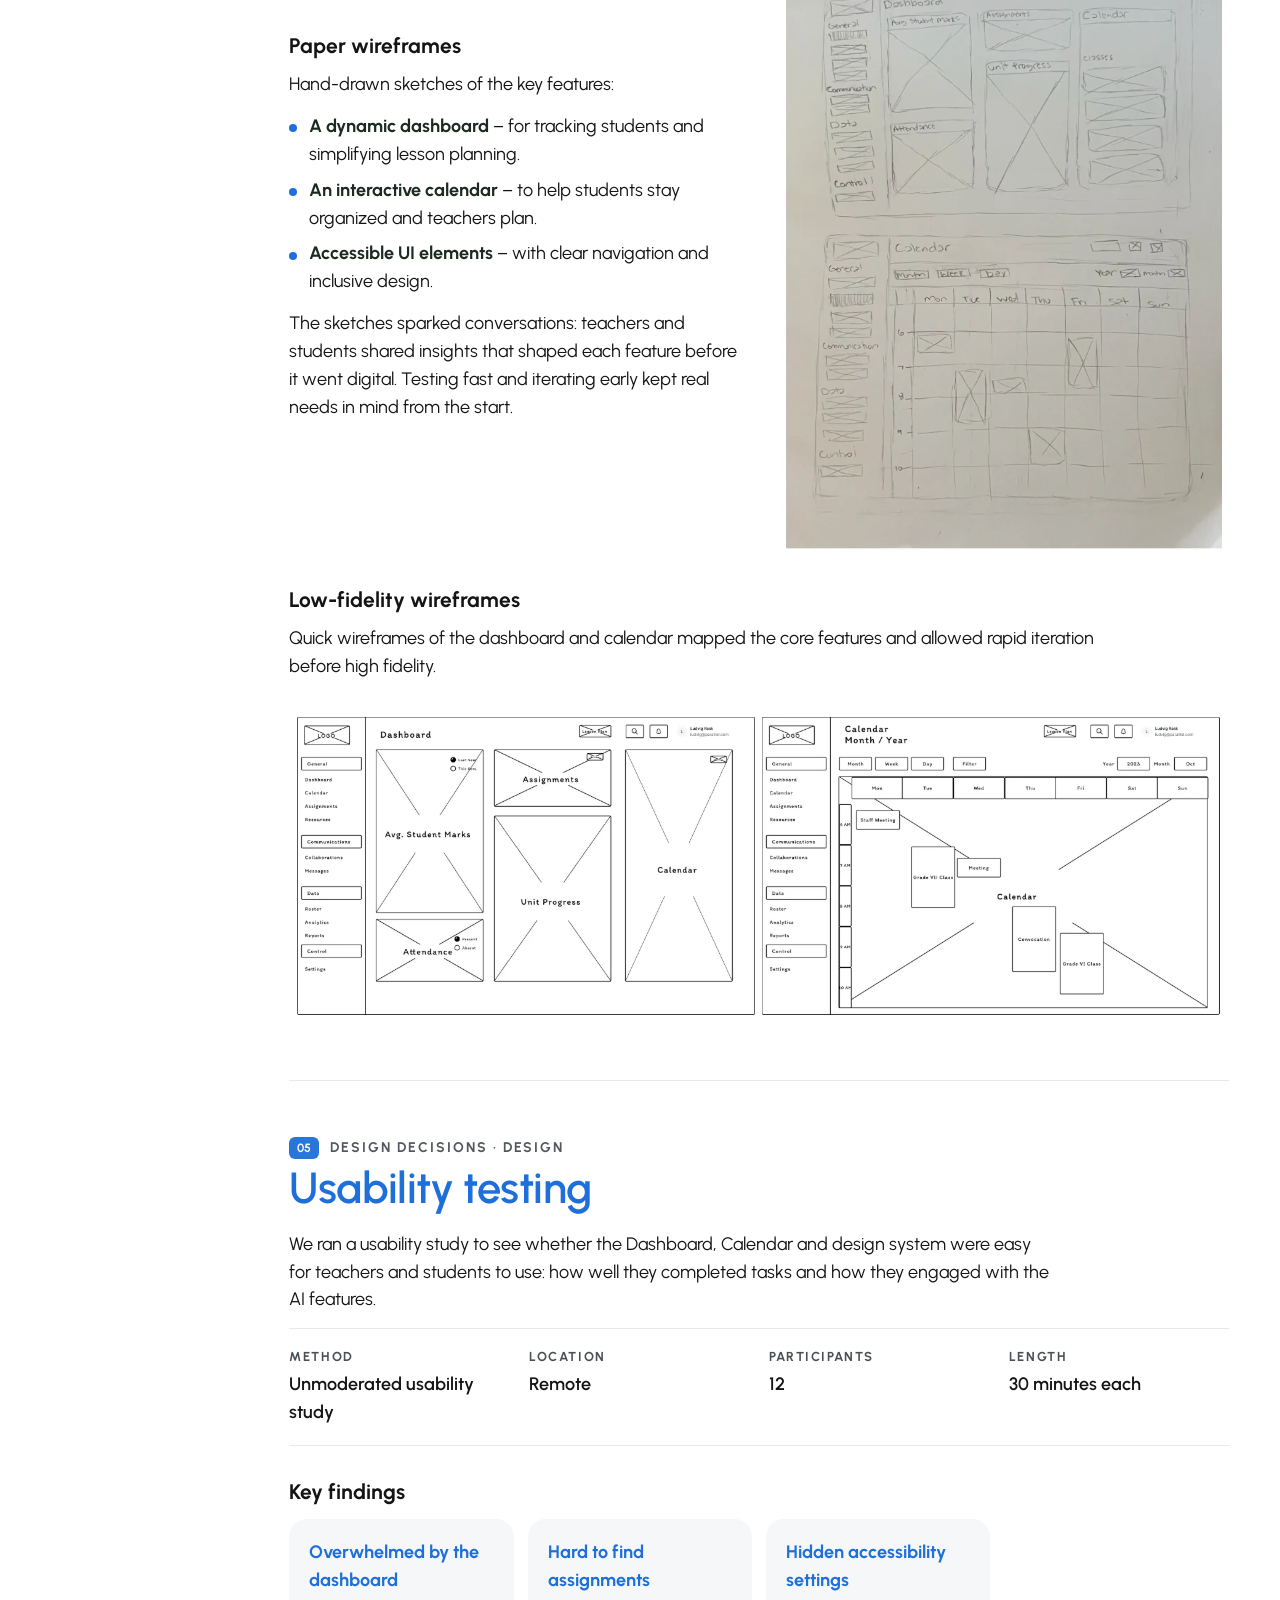
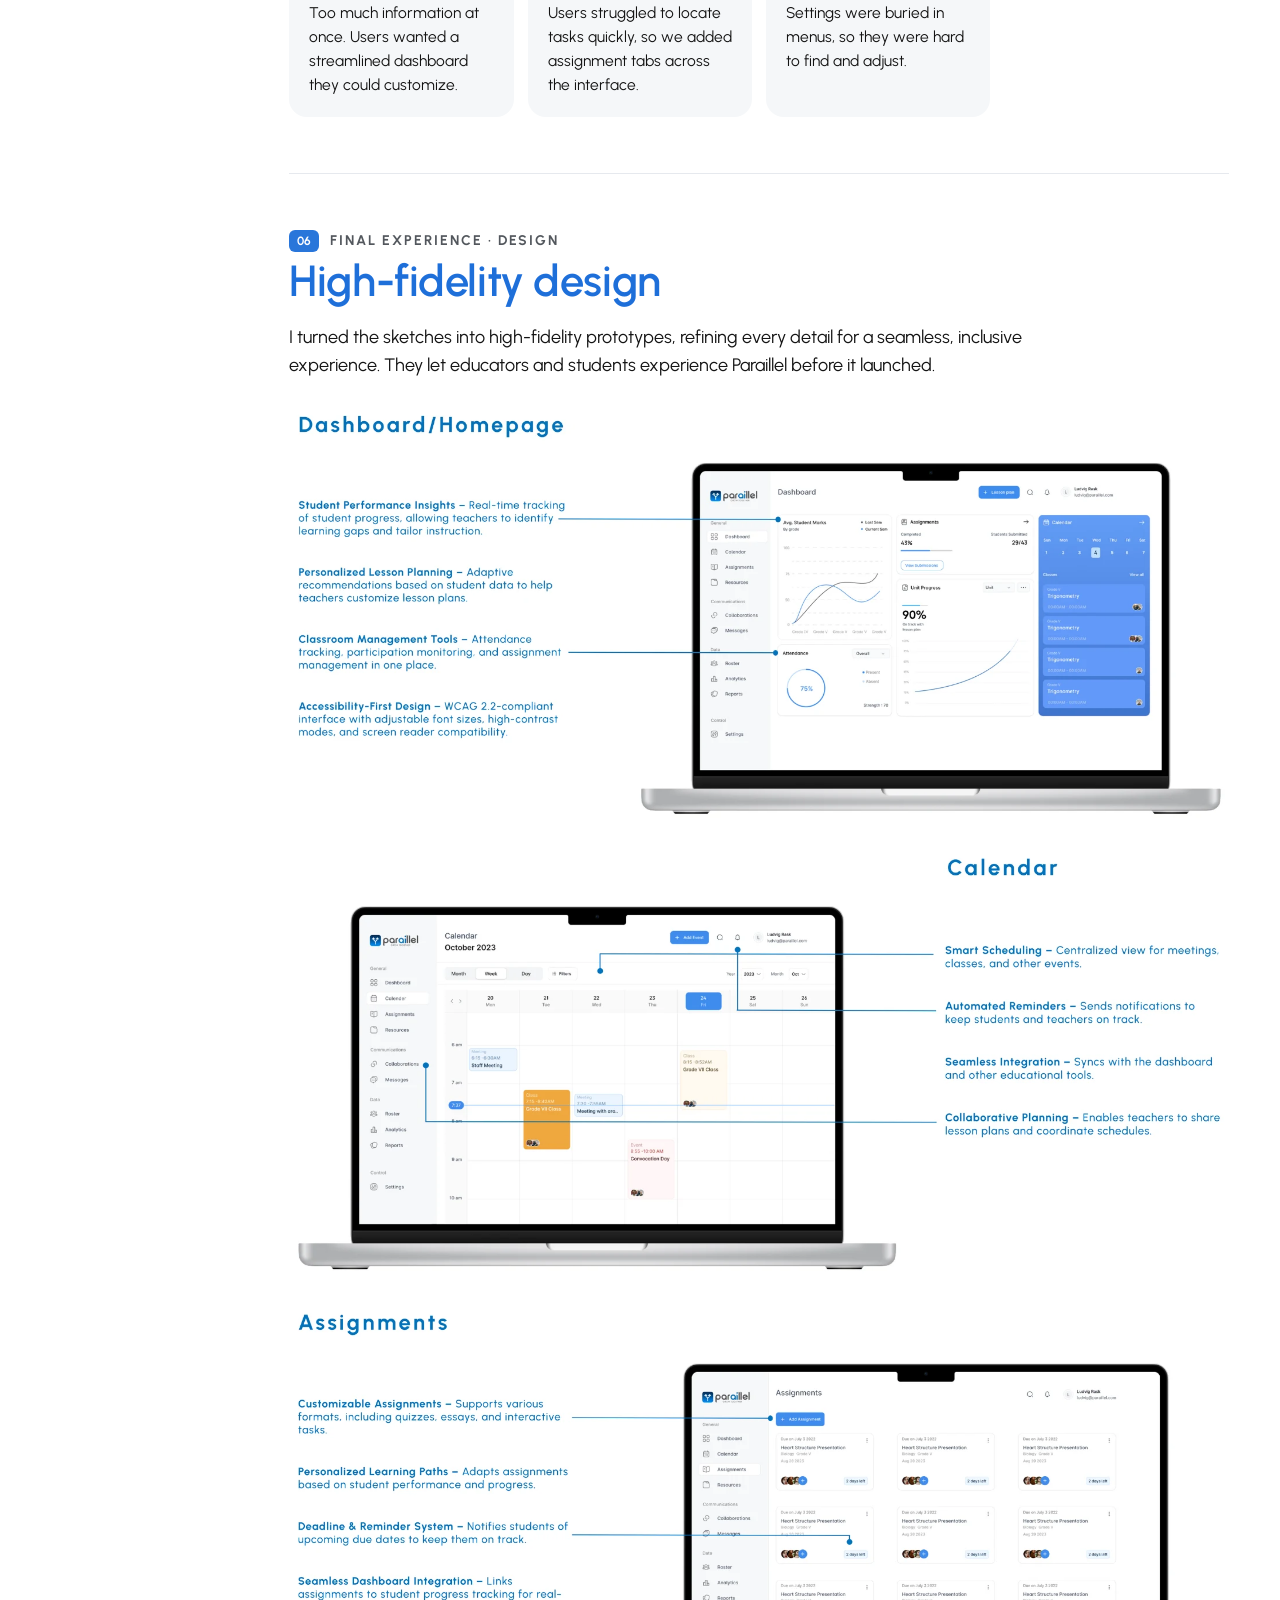
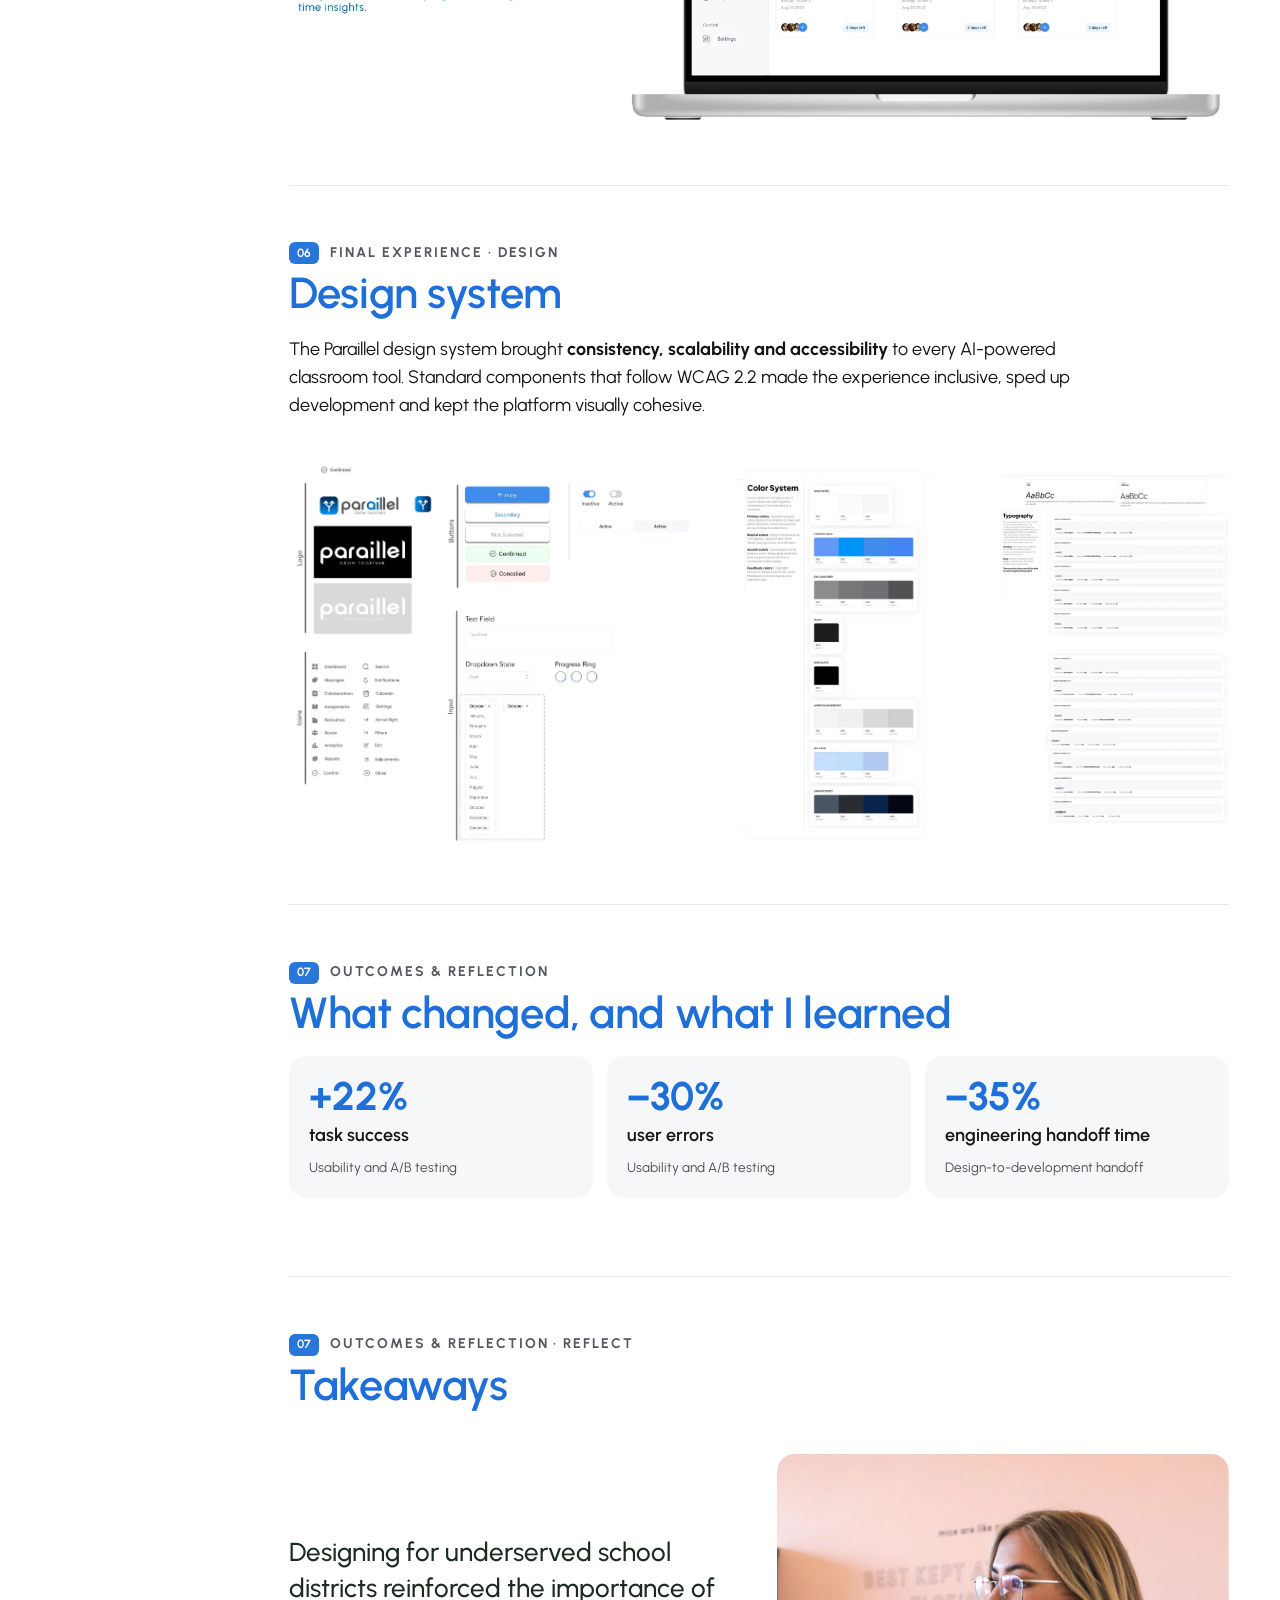
<file: projects/paraillel.html>
<!doctype html>
<html lang="en">
<head>
<meta charset="utf-8">
<meta name="viewport" content="width=device-width, initial-scale=1">
<title>Paraillel case study · Ikedi J. Nwogu</title>
<meta name="description" content="Product Lead on Paraillel, an AI-powered learning platform built from 0 to 1 for teachers and students in underserved Detroit districts.">
<meta property="og:title" content="Paraillel case study · Ikedi J. Nwogu">
<meta property="og:description" content="Product Lead on Paraillel, an AI-powered learning platform built from 0 to 1 for teachers and students in underserved Detroit districts.">
<meta property="og:image" content="https://www.ijnwogu.com/assets/img/og.jpg">
<meta property="og:url" content="https://www.ijnwogu.com/projects/paraillel.html">
<meta name="twitter:card" content="summary_large_image">
<link rel="icon" href="../assets/img/favicon.png">
<link rel="preload" href="../assets/fonts/urbanist-latin-500-normal.woff2" as="font" type="font/woff2" crossorigin>
<link rel="stylesheet" href="../css/site.css">
</head>
<body class="case" style="--c:#1E6FD9">
<a class="skip" href="#main">Skip to content</a>
<header class="nav solid">
  <a class="logo" href="../index.html" aria-label="Ikedi J. Nwogu, home"><img src="../assets/img/signature.png" alt="Ikedi J. Nwogu" width="631" height="227"></a>
  <nav aria-label="Main">
    <a href="../index.html">Home</a>
    <div class="dd">
      <button class="dd-btn on" aria-expanded="false" aria-controls="dd-cases">Product Design<svg viewBox="0 0 12 12" aria-hidden="true"><path d="M2.5 4.5 6 8l3.5-3.5" fill="none" stroke="currentColor" stroke-width="1.6" stroke-linecap="round" stroke-linejoin="round"/></svg></button>
      <div class="dd-menu" id="dd-cases"><a href="../projects/healthyhand.html">Healthy Hand</a><a href="../projects/paraillel.html" aria-current="page">Paraillel</a><a href="../projects/cli.html">UT Health X CLI</a><a href="../projects/reema.html">Sounds of Reema</a><a href="../projects/helper-bees.html">The Helper Bees</a><a href="https://ikejustis.github.io/geisinger-redesign/" target="_blank" rel="noopener">Geisinger</a><a href="../projects/tandem.html">Tandem</a><a href="../projects/tudum.html">Netflix Tudum Case Study</a></div>
    </div>
    <a href="../motion.html">Animation &amp; Motion Design</a>
    <a href="../about.html">About</a>
    <a class="li" href="https://www.linkedin.com/in/ikedi-j-nwogu-963736201/" target="_blank" rel="noopener" aria-label="LinkedIn"><svg viewBox="0 0 24 24" aria-hidden="true"><path fill="currentColor" d="M4.98 3.5a2.5 2.5 0 110 5 2.5 2.5 0 010-5zM3 9.5h4V21H3zM9.5 9.5h3.8v1.6h.06c.53-1 1.83-2.06 3.77-2.06 4.03 0 4.77 2.65 4.77 6.1V21h-4v-5.1c0-1.22-.02-2.78-1.7-2.78-1.7 0-1.96 1.33-1.96 2.7V21h-4z"/></svg></a>
  </nav>
</header>
<main id="main">
<section class="case-hero" style="--c:#1E6FD9">
  <div class="ch-txt">
    <p class="eyebrow num-eyebrow"><span class="n">01</span> Project introduction</p>
    <img class="ch-logo sm" src="../assets/img/par/logo.webp" alt="Paraillel" width="321" height="101">
    <h1 class="long" style="color:#0F4C9E">Building an AI-powered learning platform that gives teachers more time to teach.</h1>
    <p class="lede">Paraillel was an early-stage ed-tech startup making personalized learning more accessible to students in underserved Detroit school districts. I helped build the platform from 0 to 1, leading product design and a team of four designers I mentored, while partnering with educators, product and engineering on AI-powered classroom tools that cut administrative work and supported more personalized learning.</p>
    <p><a class="btn" href="https://paraillel.com/" target="_blank" rel="noopener">View Site</a></p>
  </div>
  <div class="ch-pic"><video src="../assets/video/paraillel.mp4" poster="../assets/img/paraillel.webp" autoplay muted loop playsinline preload="metadata" aria-label="Walkthrough of the Paraillel teacher dashboard and assignments"></video></div>
</section>
<dl class="facts"><div><dt>Role</dt><dd>Product Lead</dd></div><div><dt>Timeline</dt><dd>Jul 2023 – Mar 2024 · 0 to 1</dd></div><div><dt>Platform</dt><dd>AI ed-tech web app for teachers and students</dd></div><div><dt>Team</dt><dd>4 designers I led, plus PMs, engineers and AI specialists</dd></div></dl>
<section class="glance" aria-label="At a glance"><div><h2>The problem</h2><p>Students needed learning that fits them. Teachers needed less admin work and more time with students.</p></div><div><h2>What I owned</h2><p>Product definition from 0 to 1, leading and mentoring four designers, research, and the WCAG 2.2 design system.</p></div><div><h2>The outcome</h2><p>In usability testing: task success up 22% and user errors down 30%. Engineering handoff time cut by 35%.</p></div></section>
<div class="case-body">
  <nav class="toc" aria-label="On this page"><p class="toc-ph"><span>01</span>Project introduction</p><a href="#overview">Bridging the education gap with AI</a><p class="toc-ph"><span>02</span>The problem</p><a href="#problem">A strained education system</a><a href="#problem-new">Two sides of the problem</a><a href="#solution">A bridge to better education</a><p class="toc-ph"><span>03</span>My role &amp; approach</p><a href="#role">What I owned</a><a href="#process">Design process</a><p class="toc-ph"><span>04</span>Research &amp; insights</p><a href="#research">Understanding the users</a><a href="#personas">Clarifying the problems</a><a href="#journey">The teacher journey, and where it broke</a><p class="toc-ph"><span>05</span>Design decisions</p><a href="#ideation">Developing solutions</a><a href="#decisions">How research changed the product</a><a href="#tradeoffs">Tradeoffs I weighed</a><a href="#wireframes">From sketch to prototype</a><a href="#testing">Usability testing</a><p class="toc-ph"><span>06</span>Final experience</p><a href="#final">High-fidelity design</a><a href="#system">Design system</a><p class="toc-ph"><span>07</span>Outcomes &amp; reflection</p><a href="#outcomes">What changed, and what I learned</a><a href="#takeaways">Takeaways</a><a href="#next">Results & next steps</a></nav>
  <div class="case-main">
<section class="cs" id="overview" aria-labelledby="overview-h">
  <p class="eyebrow"><span class="n">01</span> Project introduction · The product</p><h2 id="overview-h" style="color:#1E6FD9">Bridging the education gap with AI</h2>
<p>As an <b>AI-driven educational platform</b>, Paraillel streamlines classroom management, automates tedious tasks and personalizes learning, so teachers can focus on teaching and students stay engaged.</p>
<p>Paraillel’s goal: accessible, scalable and intelligent educational tools that support both educators and students, whatever their school’s resources.</p>
<p>I designed three core tools, the <b>Dashboard</b>, <b>Calendar</b> and <b>Assignments</b>, plus the <b>Design System</b>, with a focus on classroom efficiency and student engagement. Accessibility and personalized learning came first, so I followed the Web Content Accessibility Guidelines (WCAG) 2.2 to create an inclusive experience for educators and students with diverse abilities.</p>
</section>
<section class="cs" id="problem" aria-labelledby="problem-h">
  <p class="eyebrow"><span class="n">02</span> The problem</p><h2 id="problem-h" style="color:#1E6FD9">A strained education system</h2>
<div class="callout">
  <p class="big">In underserved Detroit schools, teachers struggle to connect with students and personalize lessons because of outdated tools and limited resources.</p>
  <p>Administrative burdens get in the way of student engagement and learning outcomes.</p>
</div>
<h3>What we heard</h3>
<ul class="pts"><li><b>Lack of resources</b> – in underserved districts.</li><li><b>Time-consuming admin tasks.</b></li><li><b>Limited engagement</b> – and personalized learning for students.</li><li><b>Fragmented, inaccessible technology.</b></li></ul>
</section>
<section class="cs" id="problem-new" aria-labelledby="problem-new-h">
  <p class="eyebrow"><span class="n">02</span> The problem</p><h2 id="problem-new-h" style="color:#1E6FD9">Two sides of the problem</h2>

<div class="two-sided">
  <article><h3>Students</h3><p>Needed learning that adjusts to their pace and performance. Many found lessons boring or confusing, and lost track of deadlines without a clear view of their assignments.</p></article>
  <article><h3>Teachers</h3><p>Needed less administrative work and more time with students. Tracking progress, planning lessons and organizing assignments across fragmented tools took hours every week.</p></article>
</div>
<h3>Why it mattered</h3>
<p>Underserved districts have the fewest resources for one-to-one support. If the tools did the routine work, teachers could spend that time teaching, and every student could get a path that fits them.</p>
</section>
<section class="cs" id="solution" aria-labelledby="solution-h">
  <p class="eyebrow"><span class="n">02</span> The problem · The solution</p><h2 id="solution-h" style="color:#1E6FD9">A bridge to better education</h2>
<p class="big">Give teachers in underserved districts intuitive, AI-driven classroom tools that streamline admin, personalize learning and make the classroom accessible to every student.</p>
<div class="features"><div class="feat"><h3>Customizable dashboard</h3><p>Teachers tailor lesson plans to each student’s progress and learning style.</p></div><div class="feat"><h3>Interactive calendar & reminders</h3><p>Students track deadlines; teachers organize lesson plans efficiently.</p></div><div class="feat"><h3>Accessibility-focused design</h3><p>Every student, including those with disabilities, can fully use the platform through WCAG 2.2-compliant features.</p></div></div>
<p style="margin-top:18px">As Product Lead and researcher, I designed AI-powered classroom tools that addressed critical pain points, empowering educators, engaging students and improving education for underserved communities in Detroit.</p>
</section>
<section class="cs" id="role" aria-labelledby="role-h">
  <p class="eyebrow"><span class="n">03</span> My role &amp; approach</p><h2 id="role-h" style="color:#1E6FD9">What I owned</h2>
<div class="own"><div><h3>I led</h3><ul><li>Product definition for the 0-to-1 platform: which tools to build first and why</li><li>Leading and mentoring a team of four designers: critiques, standards and accessibility</li><li>The research plan: interviews, contextual inquiry and usability and A/B testing</li><li>The design system, built to WCAG 2.2</li></ul></div><div><h3>I partnered with</h3><ul><li>Educators and administrators in Wayne, Oakland and Macomb counties</li><li>Product managers on scope and priorities</li><li>Engineers, from concept to production</li><li>AI specialists, on how recommendations work and how they’re explained</li></ul></div><div><h3>What the team delivered</h3><ul><li>The teacher dashboard, calendar and assignments tools</li><li>AI-recommended resources and assignments</li><li>A shared, accessible component library</li><li>Developer-ready specs that cut handoff time by 35%</li></ul></div></div>
</section>
<section class="cs" id="process" aria-labelledby="process-h">
  <p class="eyebrow"><span class="n">03</span> My role &amp; approach · Project overview</p><h2 id="process-h" style="color:#1E6FD9">Design process</h2>
<p>I followed a structured, research-driven process that kept users at the center while aligning with business goals.</p>
<div class="scroll-x"><figure class="fig diamond" role="img" aria-label="Design process: a double diamond. DISCOVERY, DEFINE, DEVELOP, DELIVER: design objectives and goals, research, analysis and synthesis and ideation, then concept solution, prototype and test, iterate and evaluate, and finalize; from problem to opportunities to solution.">
<svg viewBox="0 0 1000 400" aria-hidden="true">
  <polygon points="40,200 270,40 500,200 270,360" fill="#DDF1FC"/>
  <polygon points="500,200 730,40 960,200 730,360" fill="#93C2F8"/>
  <g stroke="#ffffff" stroke-width="2" stroke-dasharray="5 6"><line x1="155" y1="120" x2="155" y2="280"/><line x1="270" y1="40" x2="270" y2="360"/><line x1="385" y1="120" x2="385" y2="280"/><line x1="615" y1="120" x2="615" y2="280"/><line x1="730" y1="40" x2="730" y2="360"/><line x1="845" y1="120" x2="845" y2="280"/></g>
  <g stroke="#C9D3D9" stroke-width="2"><line x1="40" y1="20" x2="40" y2="380"/><line x1="500" y1="20" x2="500" y2="380"/><line x1="960" y1="20" x2="960" y2="380"/></g>
  <g font-family="Urbanist, sans-serif" font-weight="700" font-size="15" letter-spacing="1.5" fill="#3E4A40" text-anchor="middle">
    <text x="155" y="14">DISCOVERY</text><text x="385" y="14">DEFINE</text><text x="615" y="14">DEVELOP</text><text x="845" y="14">DELIVER</text>
  </g>
  <g font-family="Urbanist, sans-serif" font-weight="700" font-size="12.5" letter-spacing=".6" fill="#2b3540" text-anchor="middle">
    <text x="98" y="196">OBJECTIVES</text><text x="98" y="212">&amp; GOALS</text>
    <text x="212" y="205">RESEARCH</text>
    <text x="327" y="196">ANALYSIS &amp;</text><text x="327" y="212">SYNTHESIS</text>
    <text x="442" y="205">IDEATION</text>
    <text x="557" y="196">CONCEPT</text><text x="557" y="212">SOLUTION</text>
    <text x="672" y="196">PROTOTYPE</text><text x="672" y="212">&amp; TEST</text>
    <text x="787" y="196">ITERATE &amp;</text><text x="787" y="212">EVALUATE</text>
    <text x="902" y="205">FINALIZE</text>
  </g>
  <g font-family="Urbanist, sans-serif" font-weight="700" font-size="13" letter-spacing="1.5" fill="#8A97A0" text-anchor="middle">
    <text x="40" y="398" text-anchor="start">PROBLEM</text><text x="500" y="398">OPPORTUNITIES</text><text x="960" y="398" text-anchor="end">SOLUTION</text>
  </g>
</svg></figure></div>
</section>
<section class="cs" id="research" aria-labelledby="research-h">
  <p class="eyebrow"><span class="n">04</span> Research &amp; insights · Empathize</p><h2 id="research-h" style="color:#1E6FD9">Understanding the users</h2>
<p>To build tools that served teachers and students, I started with the challenges they faced: <b>interviews</b> with educators and <b>surveys</b> with students to find pain points, plus close work with administrators and AI specialists to keep the design aligned with Paraillel’s mission.</p>
<h3>User interviews</h3>
<p>Exploratory, qualitative research with teachers and students about their day-to-day needs and frustrations with existing tools.</p>
<dl class="facts in"><div><dt>Study type</dt><dd>Generative (exploratory)</dd></div><div><dt>Location</dt><dd>Detroit · Remote</dd></div><div><dt>Participants</dt><dd>15 teachers &amp; students</dd></div><div><dt>Length</dt><dd>30 minutes each</dd></div></dl>
<h3>Key insights</h3>
<ul class="pts"><li><b>Simple to navigate.</b> Teachers needed tools that were easy to use but handled complex classroom tasks: student tracking, task management and engagement.</li><li><b>Personalized learning.</b> Students needed an experience that adjusts to their pace and performance.</li><li><b>Accessibility gaps.</b> Educators and students both struggled with interfaces lacking proper color contrast, readable fonts and keyboard navigation.</li></ul>
<div class="quotes"><blockquote><p>“I spend too much time on administrative tasks instead of engaging with students.”</p><footer>Educator, Wayne County</footer></blockquote><blockquote><p>“A lot of platforms lack proper accessibility features, making it hard for some students to use them.”</p><footer>Educator, Oakland County</footer></blockquote><blockquote><p>“I often forget deadlines because I don’t have a clear overview of my assignments.”</p><footer>Student, Oakland County</footer></blockquote><blockquote><p>“Some subjects are really boring or confusing.”</p><footer>Student, Macomb County</footer></blockquote></div>
<h3>Empathy maps</h3>
<p>Built from the interviews, to understand each user’s behavior, attitude, goals and challenges.</p>
<a class="zoom" href="../assets/img/par/empathy-maps.webp" target="_blank" rel="noopener" aria-label="Open full size: Empathy maps for a teacher and a student: what each says, thinks, does and sees"><figure class="fig wide"><img src="../assets/img/par/empathy-maps.webp" alt="Empathy maps for a teacher and a student: what each says, thinks, does and sees" loading="lazy" decoding="async"></figure></a>
</section>
<section class="cs" id="personas" aria-labelledby="personas-h">
  <p class="eyebrow"><span class="n">04</span> Research &amp; insights · Define</p><h2 id="personas-h" style="color:#1E6FD9">Clarifying the problems</h2>
<p>Research pointed to two personas that guided our design decisions:</p>
<ul class="pts"><li><b>Educator persona</b> – teachers with varying tech skills who need an intuitive way to manage classroom tasks, track performance and engage students with personalized content.</li><li><b>Student persona</b> – students who need interactive, personalized learning tools that adapt to their progress and give feedback.</li></ul>
<div class="pcards"><a class="zoom" href="../assets/img/par/persona-teacher.webp" target="_blank" rel="noopener" aria-label="Open full size: Persona: Mrs. Sarah Miller, high school teacher, with her bio, goals and challenges"><figure class="fig pcard"><img src="../assets/img/par/persona-teacher.webp" alt="Persona: Mrs. Sarah Miller, high school teacher, with her bio, goals and challenges" loading="lazy" decoding="async"></figure></a><a class="zoom" href="../assets/img/par/persona-student.webp" target="_blank" rel="noopener" aria-label="Open full size: Persona: Jane Carter, high school student, with her bio, goals and challenges"><figure class="fig pcard"><img src="../assets/img/par/persona-student.webp" alt="Persona: Jane Carter, high school student, with her bio, goals and challenges" loading="lazy" decoding="async"></figure></a></div>

</section>
<section class="cs" id="journey" aria-labelledby="journey-h">
  <p class="eyebrow"><span class="n">04</span> Research &amp; insights</p><h2 id="journey-h" style="color:#1E6FD9">The teacher journey, and where it broke</h2>
<p>From the interviews, I mapped how a teacher moves from first hearing about Paraillel to relying on it, with the emotions, pain points and opportunities at each stage.</p>
<div class="scroll-x"><table class="jmap ctable" aria-label="Teacher journey map: stages, goals, emotions, pain points and opportunities"><thead><tr><th scope="col">Stage</th><th scope="col">Teacher’s goal</th><th scope="col">Emotion</th><th scope="col">Pain point</th><th scope="col">Opportunity</th></tr></thead><tbody><tr><th scope="row">Awareness</th><td>Understand what Paraillel is and how it helps</td><td>Curious, cautious</td><td>Unsure if it will integrate with existing tools</td><td>A clear value proposition and onboarding emails</td></tr><tr><th scope="row">Onboarding</th><td>Get set up without feeling lost</td><td>Excited but slightly overwhelmed</td><td>Too many features at once, unsure where to start</td><td>An interactive guided tour with real use cases</td></tr><tr><th scope="row">First use</th><td>Create lesson plans and organize the classroom</td><td>Engaged but uncertain</td><td>Concerned about data accuracy and workflow efficiency</td><td>AI-suggested templates and auto-setup</td></tr><tr><th scope="row">Daily use</th><td>Track student progress and manage assignments</td><td>Confident but time-sensitive</td><td>Moving between features takes effort</td><td>A personalized, customizable dashboard</td></tr><tr><th scope="row">Long-term use</th><td>Improve teaching efficiency and student success</td><td>Empowered and reliant on the tool</td><td>Wants better integration with school systems</td><td>Advanced analytics, automated reports and LMS integration</td></tr></tbody></table></div>
<p>The first release focused where teachers spend their time, first and daily use: AI recommendations, a customizable dashboard and assignment tabs. Long-term integration with school systems became the next step.</p>
</section>
<section class="cs" id="ideation" aria-labelledby="ideation-h">
  <p class="eyebrow"><span class="n">05</span> Design decisions · Ideate</p><h2 id="ideation-h" style="color:#1E6FD9">Developing solutions</h2>
<p>Brainstorming sessions turned the pain points into concepts:</p>
<ul class="pts"><li><b>Customizable dashboards</b> – for managing student data, tasks and classroom activities in one place.</li><li><b>Interactive calendar</b> – for organizing assignments, deadlines and events, with color-coded categories and reminders.</li><li><b>Personalized learning tools</b> – that use AI to recommend resources and assignments based on each student’s performance and preferences.</li></ul>
<h3>Information architecture</h3>
<p>I structured Paraillel into a clear sitemap and mapped the user flows, so teachers and students could quickly reach the AI-powered dashboard, the calendar and the learning tools.</p>
<a class="zoom" href="../assets/img/par/sitemap.webp" target="_blank" rel="noopener" aria-label="Open full size: Paraillel sitemap: landing page, sign up and log in, then the dashboard with calendar, assignments, resources, collaborations, messages, roster, analytics, reports and settings"><figure class="fig wide"><img src="../assets/img/par/sitemap.webp" alt="Paraillel sitemap: landing page, sign up and log in, then the dashboard with calendar, assignments, resources, collaborations, messages, roster, analytics, reports and settings" loading="lazy" decoding="async"></figure></a>
<h3>Applying UX laws</h3>
<div class="laws"><div class="law"><h3>Hick’s Law</h3><p>Fewer choices at once in the Dashboard and Calendar, so information is easy to find and act on.</p></div><div class="law"><h3>Fitts’s Law</h3><p>Buttons and navigation sized and spaced for easy use, especially for students with varying digital literacy.</p></div><div class="law"><h3>Miller’s Law</h3><p>Content in small, digestible chunks so teachers and students take in dashboards and lesson plans quickly.</p></div><div class="law"><h3>Aesthetic-Usability Effect</h3><p>A clean, modern interface that feels easier to use and earns trust.</p></div><div class="law"><h3>Gestalt principles</h3><p>Proximity, similarity and continuity in the design system for a structured, cohesive experience.</p></div></div>
</section>
<section class="cs" id="decisions" aria-labelledby="decisions-h">
  <p class="eyebrow"><span class="n">05</span> Design decisions</p><h2 id="decisions-h" style="color:#1E6FD9">How research changed the product</h2>
<p>Every core feature traces back to something we heard or saw in testing.</p>
<div class="i2d"><div class="i2d-row"><p class="i"><span>What we learned</span>Teachers lose hours to admin work.</p><span class="arrow" aria-hidden="true">→</span><p class="d"><span>What I changed</span>AI recommends resources and assignments for each student, so teachers spend less time building them from scratch.</p></div><div class="i2d-row"><p class="i"><span>What we learned</span>Students need learning that adjusts to them.</p><span class="arrow" aria-hidden="true">→</span><p class="d"><span>What I changed</span>Personalized learning paths that recommend resources based on each student’s performance and preferences.</p></div><div class="i2d-row"><p class="i"><span>What we learned</span>Students lose track of deadlines.</p><span class="arrow" aria-hidden="true">→</span><p class="d"><span>What I changed</span>A shared calendar with color-coded categories and automated reminders.</p></div><div class="i2d-row"><p class="i"><span>What we learned</span>Testing: the dashboard showed too much at once.</p><span class="arrow" aria-hidden="true">→</span><p class="d"><span>What I changed</span>A customizable dashboard: teachers choose the widgets they need, following Hick’s and Miller’s laws.</p></div><div class="i2d-row"><p class="i"><span>What we learned</span>Testing: assignments were hard to find.</p><span class="arrow" aria-hidden="true">→</span><p class="d"><span>What I changed</span>Assignment tabs across the interface, one tap from anywhere.</p></div><div class="i2d-row"><p class="i"><span>What we learned</span>Testing: accessibility settings were buried.</p><span class="arrow" aria-hidden="true">→</span><p class="d"><span>What I changed</span>Accessibility settings moved to the top level, with contrast, type size and keyboard navigation built into every component.</p></div></div>
<h3>How the AI works in the experience</h3>
<ol class="flowx" aria-label="How AI recommendations move from student data to the teacher to the student"><li><b>1</b><h3>Students work</h3><p>Each student’s work and performance builds their learning profile.</p></li><li><b>2</b><h3>AI recommends</h3><p>Resources and assignments matched to each student, with a short explanation of why.</p></li><li><b>3</b><h3>Teacher decides</h3><p>Teachers review, edit or reject every recommendation before students see it.</p></li><li><b>4</b><h3>Students learn</h3><p>Each student gets a personalized path, and their results feed the next round.</p></li></ol>


</section>
<section class="cs" id="tradeoffs" aria-labelledby="tradeoffs-h">
  <p class="eyebrow"><span class="n">05</span> Design decisions</p><h2 id="tradeoffs-h" style="color:#1E6FD9">Tradeoffs I weighed</h2>
<div class="features"><div class="feat"><h3>Automation vs. teacher control</h3><p>AI could assign work on its own, but teachers needed to trust it. AI recommends; the teacher reviews, edits or rejects every suggestion before students see it.</p></div><div class="feat"><h3>Power vs. simplicity</h3><p>Showing everything at once looked efficient, but testing showed the dashboard overwhelmed teachers. A customizable dashboard lets each teacher choose the widgets they need.</p></div><div class="feat"><h3>Speed vs. accessibility</h3><p>Building accessibility in later would have been faster at first. A WCAG 2.2 design system from the start made every tool inclusive and sped up development.</p></div></div>
</section>
<section class="cs" id="wireframes" aria-labelledby="wireframes-h">
  <p class="eyebrow"><span class="n">05</span> Design decisions · Design</p><h2 id="wireframes-h" style="color:#1E6FD9">From sketch to prototype</h2>
<p>I sketched solutions on paper first, then built high-fidelity, interactive prototypes in Figma that met WCAG 2.2, so the platform would work for students with disabilities.</p>
<div class="split">
  <div>
    <h3>Paper wireframes</h3>
    <p>Hand-drawn sketches of the key features:</p>
    <ul class="pts"><li><b>A dynamic dashboard</b> – for tracking students and simplifying lesson planning.</li><li><b>An interactive calendar</b> – to help students stay organized and teachers plan.</li><li><b>Accessible UI elements</b> – with clear navigation and inclusive design.</li></ul>
    <p>The sketches sparked conversations: teachers and students shared insights that shaped each feature before it went digital. Testing fast and iterating early kept real needs in mind from the start.</p>
  </div>
  <figure class="fig "><img src="../assets/img/par/wireframes-paper.webp" alt="Hand-drawn wireframes of the dashboard and the calendar" loading="lazy" decoding="async"></figure>
</div>
<h3>Low-fidelity wireframes</h3>
<p>Quick wireframes of the dashboard and calendar mapped the core features and allowed rapid iteration before high fidelity.</p>
<a class="zoom" href="../assets/img/par/wireframes-lofi.webp" target="_blank" rel="noopener" aria-label="Open full size: Low-fidelity wireframes of the dashboard and the calendar"><figure class="fig wide"><img src="../assets/img/par/wireframes-lofi.webp" alt="Low-fidelity wireframes of the dashboard and the calendar" loading="lazy" decoding="async"></figure></a>
</section>
<section class="cs" id="testing" aria-labelledby="testing-h">
  <p class="eyebrow"><span class="n">05</span> Design decisions · Design</p><h2 id="testing-h" style="color:#1E6FD9">Usability testing</h2>
<p>We ran a usability study to see whether the Dashboard, Calendar and design system were easy for teachers and students to use: how well they completed tasks and how they engaged with the AI features.</p>
<dl class="facts in"><div><dt>Method</dt><dd>Unmoderated usability study</dd></div><div><dt>Location</dt><dd>Remote</dd></div><div><dt>Participants</dt><dd>12</dd></div><div><dt>Length</dt><dd>30 minutes each</dd></div></dl>
<h3>Key findings</h3>
<div class="features"><div class="feat"><h3>Overwhelmed by the dashboard</h3><p>Too much information at once. Users wanted a streamlined dashboard they could customize.</p></div><div class="feat"><h3>Hard to find assignments</h3><p>Users struggled to locate tasks quickly, so we added assignment tabs across the interface.</p></div><div class="feat"><h3>Hidden accessibility settings</h3><p>Settings were buried in menus, so they were hard to find and adjust.</p></div></div>
</section>
<section class="cs" id="final" aria-labelledby="final-h">
  <p class="eyebrow"><span class="n">06</span> Final experience · Design</p><h2 id="final-h" style="color:#1E6FD9">High-fidelity design</h2>
<p>I turned the sketches into high-fidelity prototypes, refining every detail for a seamless, inclusive experience. They let educators and students experience Paraillel before it launched.</p>
<a class="zoom" href="../assets/img/par/hifi-dashboard.webp" target="_blank" rel="noopener" aria-label="Open full size: Dashboard with callouts: student performance insights, personalized lesson planning, classroom management tools and accessibility-first design"><figure class="fig wide"><img src="../assets/img/par/hifi-dashboard.webp" alt="Dashboard with callouts: student performance insights, personalized lesson planning, classroom management tools and accessibility-first design" loading="lazy" decoding="async"></figure></a>
<a class="zoom" href="../assets/img/par/hifi-calendar.webp" target="_blank" rel="noopener" aria-label="Open full size: Calendar with callouts: smart scheduling, automated reminders, seamless integration and collaborative planning"><figure class="fig wide"><img src="../assets/img/par/hifi-calendar.webp" alt="Calendar with callouts: smart scheduling, automated reminders, seamless integration and collaborative planning" loading="lazy" decoding="async"></figure></a>
<a class="zoom" href="../assets/img/par/hifi-assignments.webp" target="_blank" rel="noopener" aria-label="Open full size: Assignments with callouts: customizable assignments, personalized learning paths, deadline reminders and dashboard integration"><figure class="fig wide"><img src="../assets/img/par/hifi-assignments.webp" alt="Assignments with callouts: customizable assignments, personalized learning paths, deadline reminders and dashboard integration" loading="lazy" decoding="async"></figure></a>
<p class="hint">Tap an image to see it full size.</p>
</section>
<section class="cs" id="system" aria-labelledby="system-h">
  <p class="eyebrow"><span class="n">06</span> Final experience · Design</p><h2 id="system-h" style="color:#1E6FD9">Design system</h2>
<p>The Paraillel design system brought <b>consistency, scalability and accessibility</b> to every AI-powered classroom tool. Standard components that follow WCAG 2.2 made the experience inclusive, sped up development and kept the platform visually cohesive.</p>
<div class="split rev"><a class="zoom" href="../assets/img/par/design-system.webp" target="_blank" rel="noopener" aria-label="Open full size: Design system: logo, buttons, toggles, inputs, dropdowns, progress rings and icons"><figure class="fig "><img src="../assets/img/par/design-system.webp" alt="Design system: logo, buttons, toggles, inputs, dropdowns, progress rings and icons" loading="lazy" decoding="async"></figure></a><a class="zoom" href="../assets/img/par/color-type.webp" target="_blank" rel="noopener" aria-label="Open full size: Color system and typography scale"><figure class="fig "><img src="../assets/img/par/color-type.webp" alt="Color system and typography scale" loading="lazy" decoding="async"></figure></a></div>
</section>
<section class="cs" id="outcomes" aria-labelledby="outcomes-h">
  <p class="eyebrow"><span class="n">07</span> Outcomes &amp; reflection</p><h2 id="outcomes-h" style="color:#1E6FD9">What changed, and what I learned</h2>
<div class="outc"><div><b>+22%</b><span>task success</span><em>Usability and A/B testing</em></div><div><b>−30%</b><span>user errors</span><em>Usability and A/B testing</em></div><div><b>−35%</b><span>engineering handoff time</span><em>Design-to-development handoff</em></div></div>

</section>
<section class="cs" id="takeaways" aria-labelledby="takeaways-h">
  <p class="eyebrow"><span class="n">07</span> Outcomes &amp; reflection · Reflect</p><h2 id="takeaways-h" style="color:#1E6FD9">Takeaways</h2>
<div class="split">
  <div><p class="big">Designing for underserved school districts reinforced the importance of accessibility, scalability and user-centered solutions.</p>
  <p>AI-powered tools streamlined admin for educators and personalized learning for students, making education more efficient and engaging. The project showed the value of continuous research, iterative design and stakeholder collaboration in building meaningful products.</p></div>
  <figure class="fig "><img src="../assets/img/par/takeaways.webp" alt="A teacher working on a laptop at her desk" loading="lazy" decoding="async"></figure>
</div>
</section>
<section class="cs" id="next" aria-labelledby="next-h">
  <p class="eyebrow"><span class="n">07</span> Outcomes &amp; reflection · Reflect</p><h2 id="next-h" style="color:#1E6FD9">Results & next steps</h2>
<div class="split">
  <div>
    <p>The project supported Paraillel’s business goals by boosting student engagement and increasing daily use across classrooms.</p>
    <p>Next, continued feedback from teachers and students will shape the dashboard as classroom needs evolve:</p>
    <ul class="pts"><li><b>Usability testing & iteration</b> – with educators and students.</li><li><b>Better AI personalization</b> – from real classroom data.</li><li><b>LMS integration</b> – with existing school systems.</li><li><b>Refined teacher & student dashboards</b> – for more intuitive insights.</li><li><b>Scaling accessibility</b> – for diverse learning needs.</li></ul>
    <p>My work laid the foundation for a scalable, user-centered product that empowers educators and improves learning in underserved communities.</p>
  </div>
  <figure class="fig "><img src="../assets/img/par/next-steps.webp" alt="Paraillel sign-up screen on a laptop" loading="lazy" decoding="async"></figure>
</div>
</section>
  </div>
</div>
<section class="others" aria-labelledby="others-h">
  <h2 id="others-h" class="sec">More case studies</h2>
  <p><a href="../projects/healthyhand.html">Healthy Hand</a><span aria-hidden="true"> / </span><a href="../projects/cli.html">UT Health X CLI</a><span aria-hidden="true"> / </span><a href="../projects/reema.html">Sounds of Reema</a><span aria-hidden="true"> / </span><a href="../projects/helper-bees.html">The Helper Bees</a><span aria-hidden="true"> / </span><a href="https://ikejustis.github.io/geisinger-redesign/" target="_blank" rel="noopener">Geisinger</a><span aria-hidden="true"> / </span><a href="../projects/tandem.html">Tandem</a><span aria-hidden="true"> / </span><a href="../projects/tudum.html">Netflix Tudum Case Study</a></p>
</section>
</main>
<footer class="foot">
  <img src="../assets/img/signature.png" alt="Ikedi J. Nwogu" width="631" height="227">
  <p><a class="foot-li" href="https://www.linkedin.com/in/ikedi-j-nwogu-963736201/" target="_blank" rel="noopener">LinkedIn</a></p>
  <p>© <span id="yr">2026</span> Ikedi Nwogu. All rights reserved.</p>
</footer>
<script>
document.getElementById('yr').textContent = new Date().getFullYear();
/* Every page opens at the top: clicking a project, in the list or the dropdown, starts its case study
   from the beginning. Links to a section (#…) and the browser's Back button keep their place. */
(function () {
  var entry = performance.getEntriesByType && performance.getEntriesByType('navigation')[0];
  if (location.hash || (entry && entry.type !== 'navigate')) return;
  /* Keep putting it back at the top while the page settles, until the visitor scrolls themselves. */
  var moved = false;
  ['wheel', 'touchstart', 'keydown'].forEach(function (t) { addEventListener(t, function () { moved = true; }, { passive: true, once: true }); });
  function toTop() { if (!moved) window.scrollTo({ top: 0, left: 0, behavior: 'instant' }); }
  toTop(); addEventListener('load', function () { toTop(); setTimeout(toTop, 150); setTimeout(toTop, 450); });
})();
/* The logo goes to the top of the home page. On the home page itself it glides back up. */
(function () {
  var logo = document.querySelector('.logo');
  if (!logo) return;
  logo.addEventListener('click', function (e) {
    if (new URL(logo.href, location.href).pathname !== location.pathname) return;
    e.preventDefault();
    var still = matchMedia('(prefers-reduced-motion: reduce)').matches;
    window.scrollTo({ top: 0, behavior: still ? 'instant' : 'smooth' });
    if (location.hash) history.replaceState(null, '', location.pathname + location.search);
  });
})();
/* Product Design dropdown: opens on hover (desktop) and on tap or Enter;
   Escape or a click elsewhere closes it. */
(function () {
  var dd = document.querySelector('.dd'), btn = dd && dd.querySelector('.dd-btn');
  if (!btn) return;
  function set(open) { dd.classList.toggle('open', open); btn.setAttribute('aria-expanded', open); }
  btn.addEventListener('click', function () { set(!dd.classList.contains('open')); });
  document.addEventListener('click', function (e) { if (!dd.contains(e.target)) set(false); });
  document.addEventListener('keydown', function (e) { if (e.key === 'Escape' && dd.classList.contains('open')) { set(false); btn.focus(); } });
})();
/* Living sky parallax: each cloud layer moves with the mouse and the scroll by its depth. */
(function () {
  var layers = [].slice.call(document.querySelectorAll('.skyfx .layer'));
  if (!layers.length || matchMedia('(prefers-reduced-motion: reduce)').matches) return;
  var mx = 0, my = 0, queued = false;
  function apply() {
    queued = false;
    layers.forEach(function (l) {
      var d = +l.dataset.depth, top = l.parentNode.getBoundingClientRect().top;
      l.style.transform = 'translate3d(' + (mx * d * 28) + 'px,' + (my * d * 16 + Math.min(0, top) * d * .35) + 'px,0)';
    });
  }
  function queue() { if (!queued) { queued = true; requestAnimationFrame(apply); } }
  addEventListener('pointermove', function (e) { mx = e.clientX / innerWidth - .5; my = e.clientY / innerHeight - .5; queue(); }, { passive: true });
  addEventListener('scroll', queue, { passive: true });
})();
</script>
<script>
/* Launch film: starts muted; the button turns the score on and off. */
(function () {
  var v = document.getElementById('film'), b = document.querySelector('[data-snd]');
  if (!v || !b) return;
  b.addEventListener('click', function () {
    v.muted = !v.muted; if (!v.muted) v.play();
    b.setAttribute('aria-pressed', String(!v.muted)); b.querySelector('span').textContent = v.muted ? 'Sound on' : 'Sound off';
  });
})();
/* Highlight the section in view in the side contents. */
(function () {
  var links = {}; document.querySelectorAll('.toc a').forEach(function (a) { links[a.getAttribute('href').slice(1)] = a; });
  if (!('IntersectionObserver' in window)) return;
  var io = new IntersectionObserver(function (es) { es.forEach(function (e) { if (e.isIntersecting) { Object.values(links).forEach(function (a) { a.classList.remove('on'); }); var a = links[e.target.id]; if (a) a.classList.add('on'); } }); }, { rootMargin: '-35% 0px -60% 0px' });
  document.querySelectorAll('.cs').forEach(function (s) { io.observe(s); });
})();
</script>
</body>
</html>
</file>
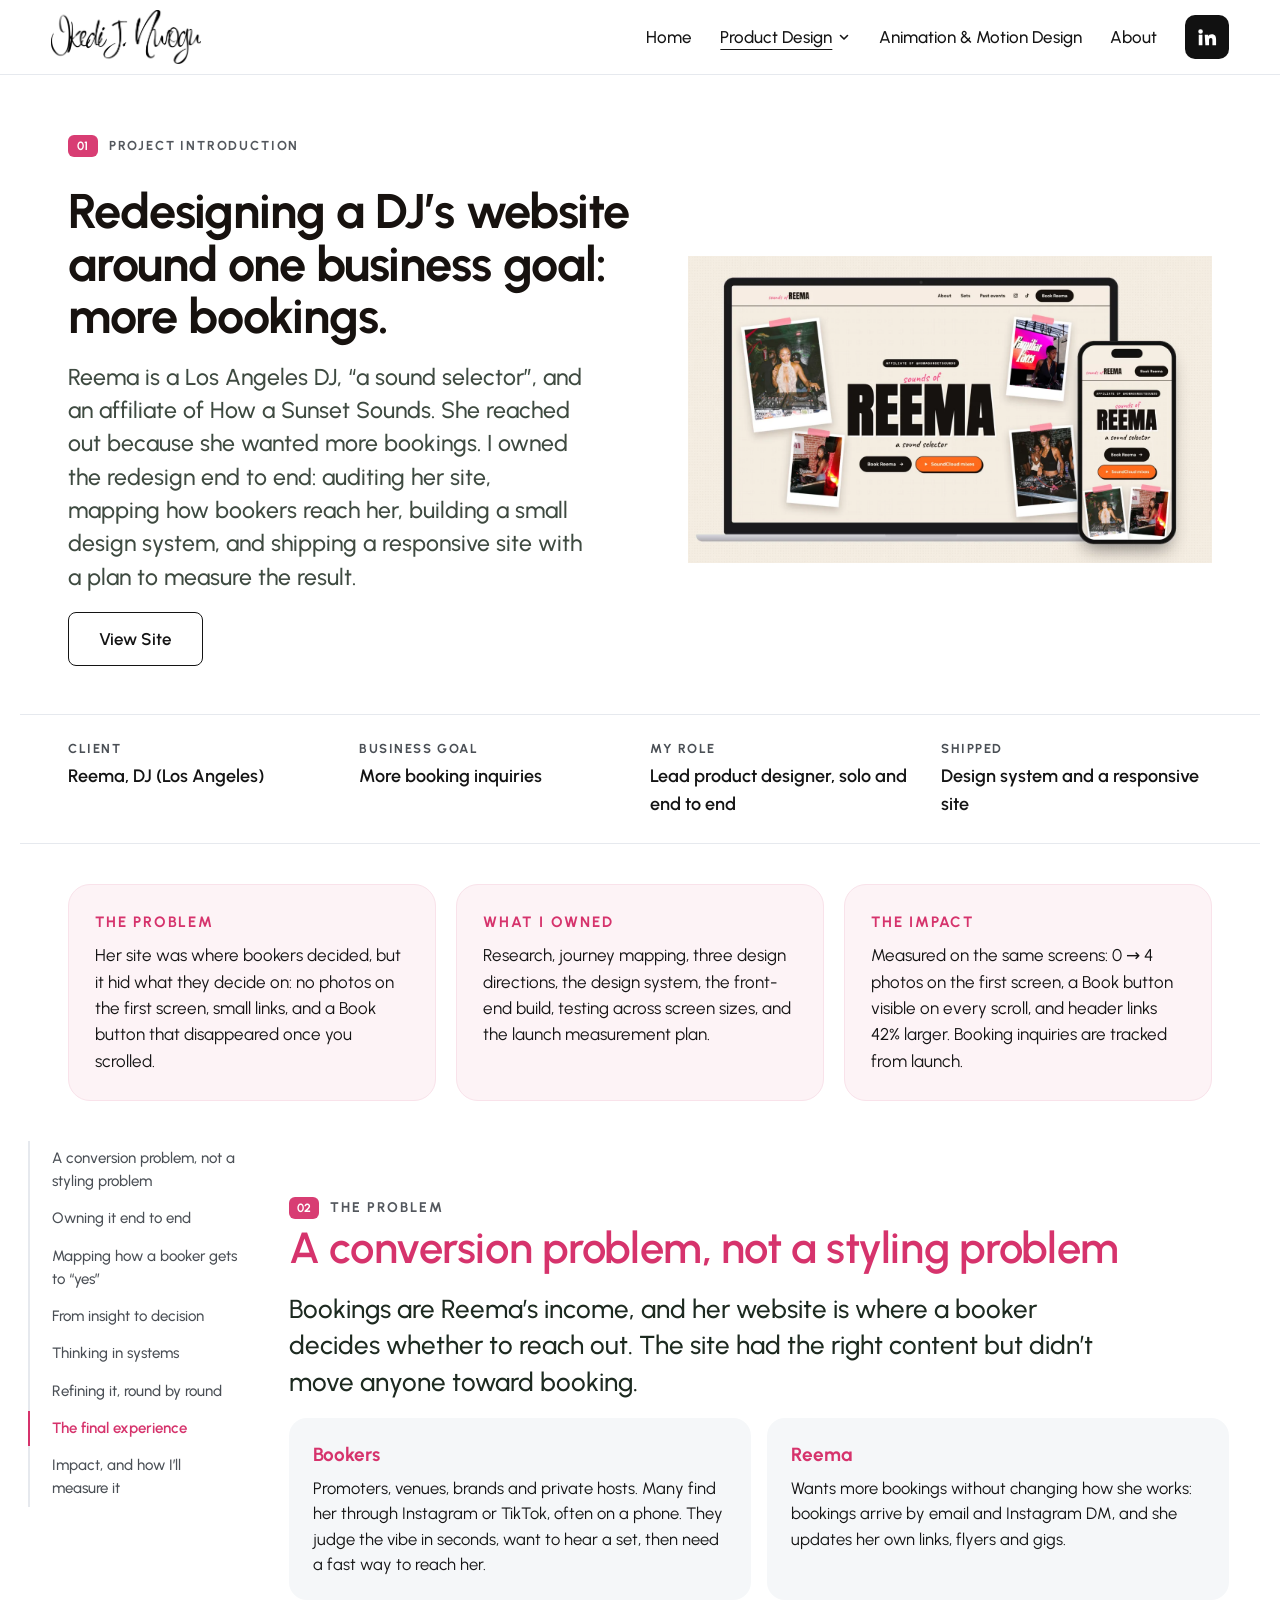
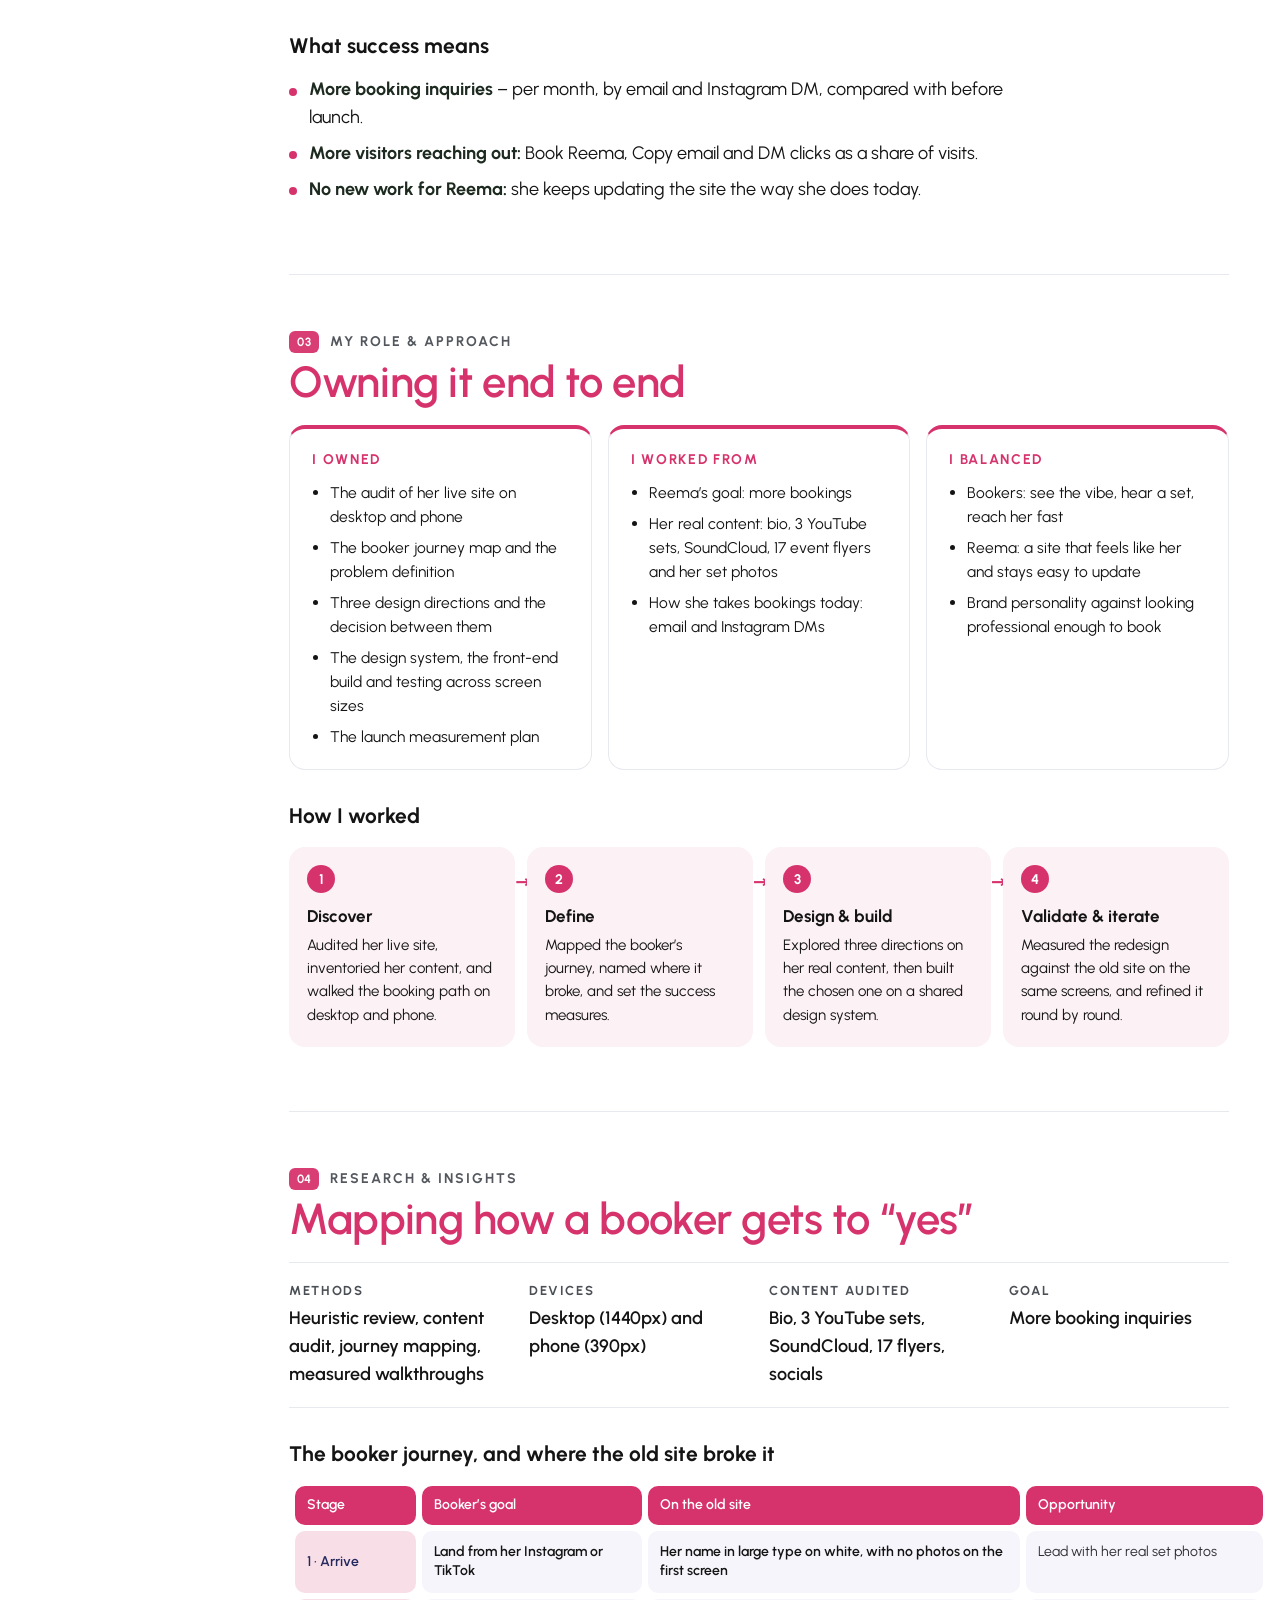
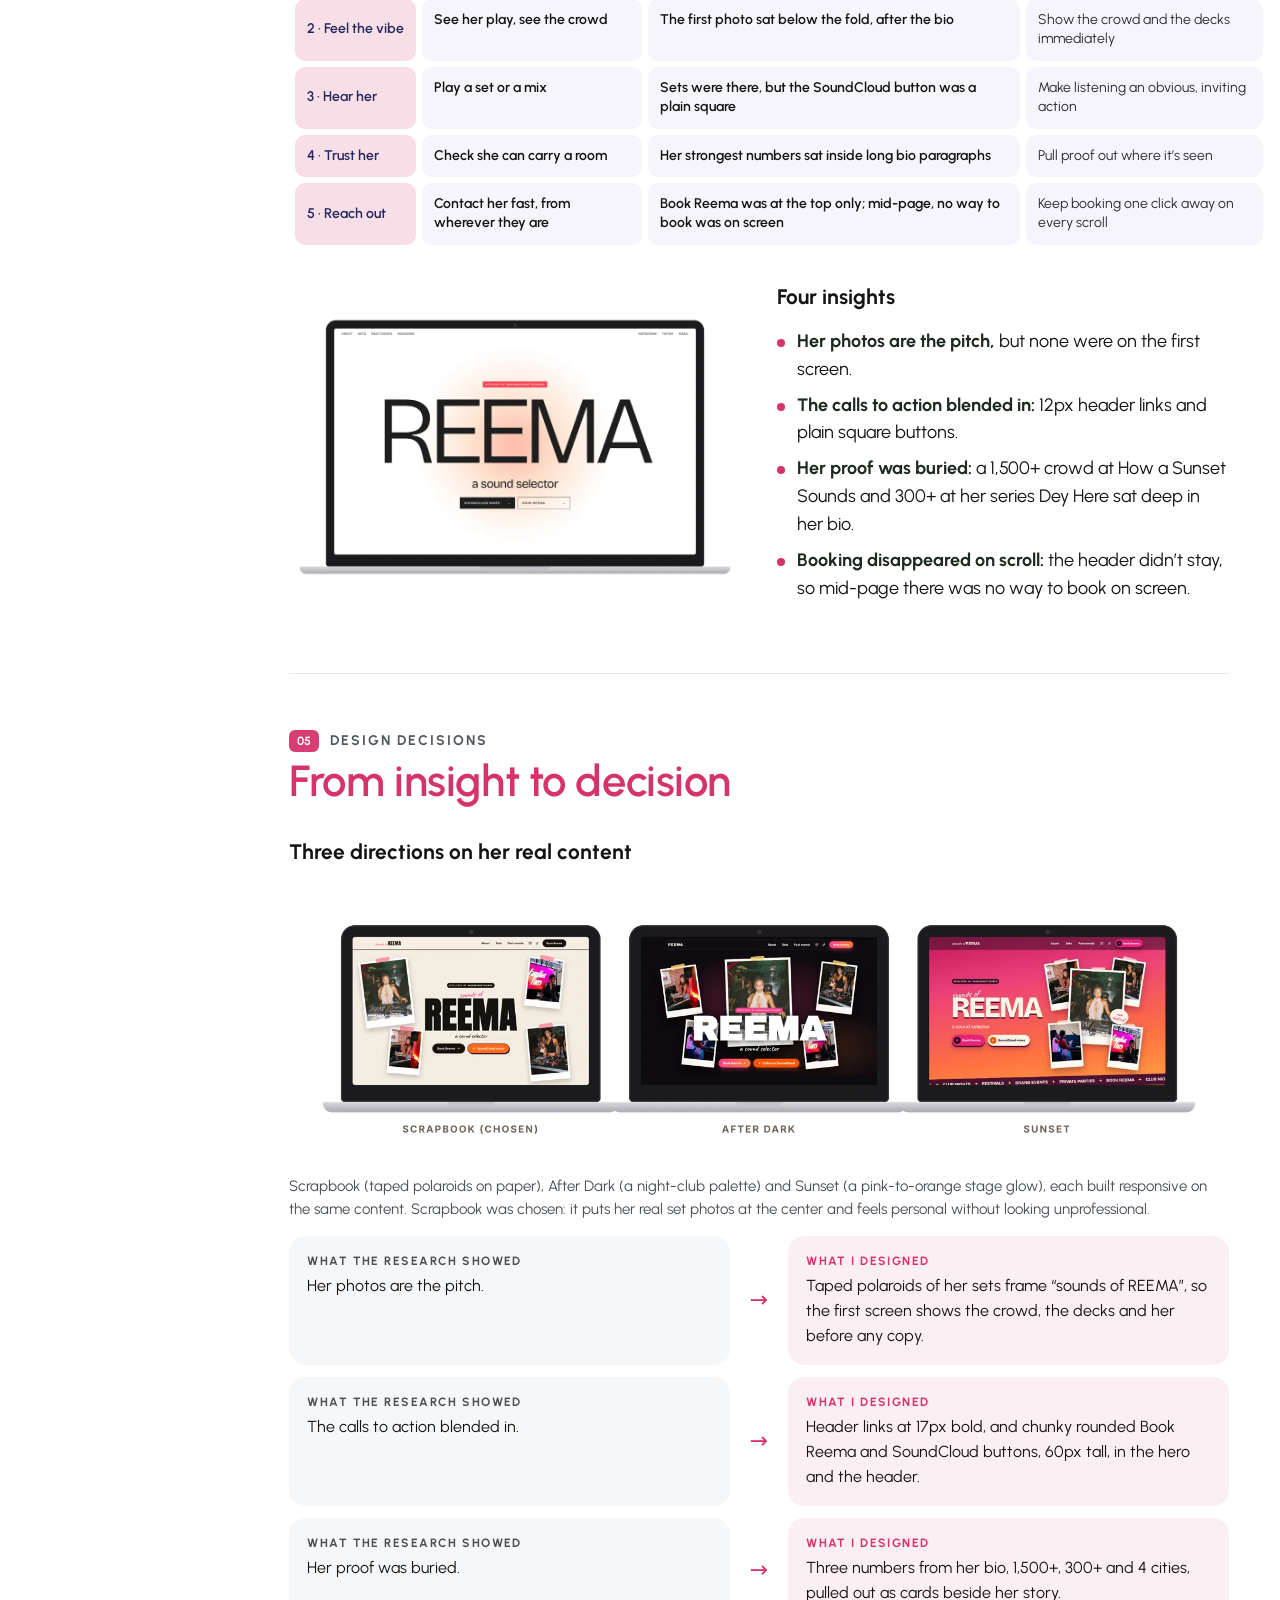
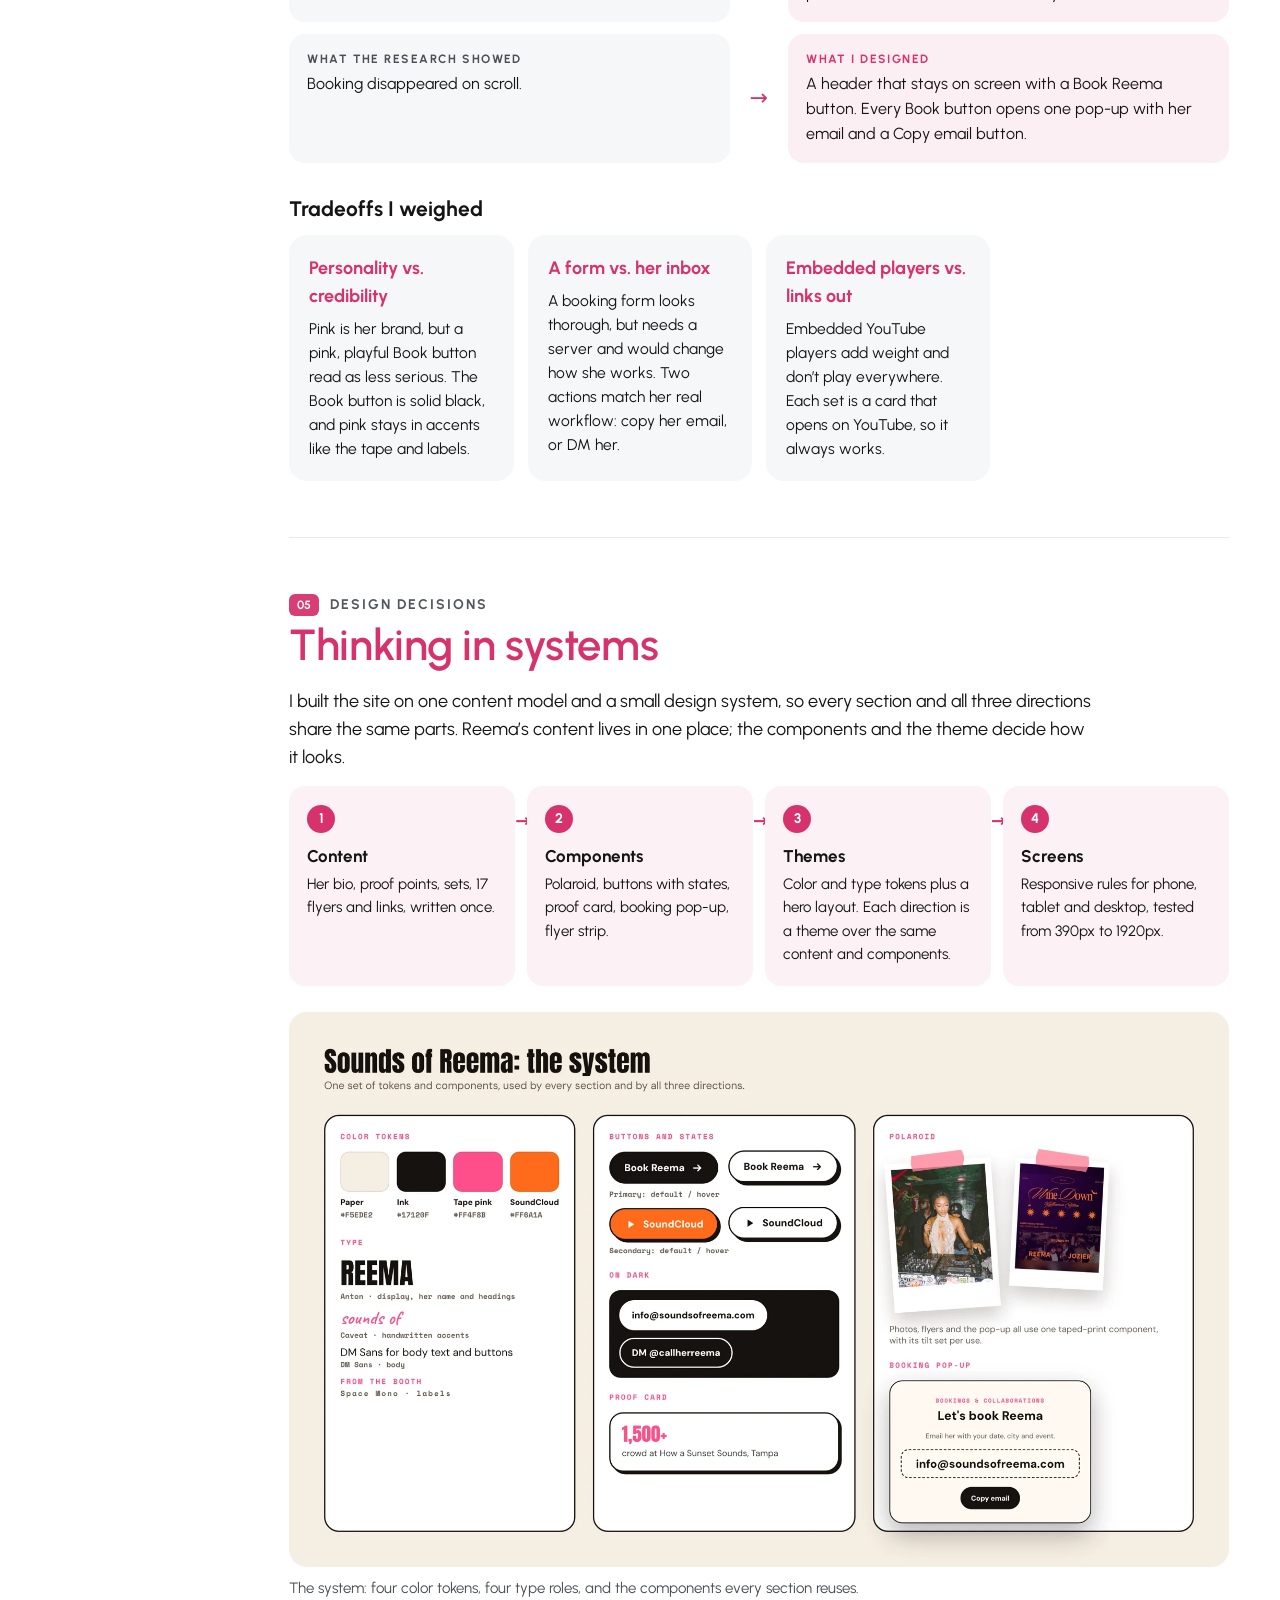
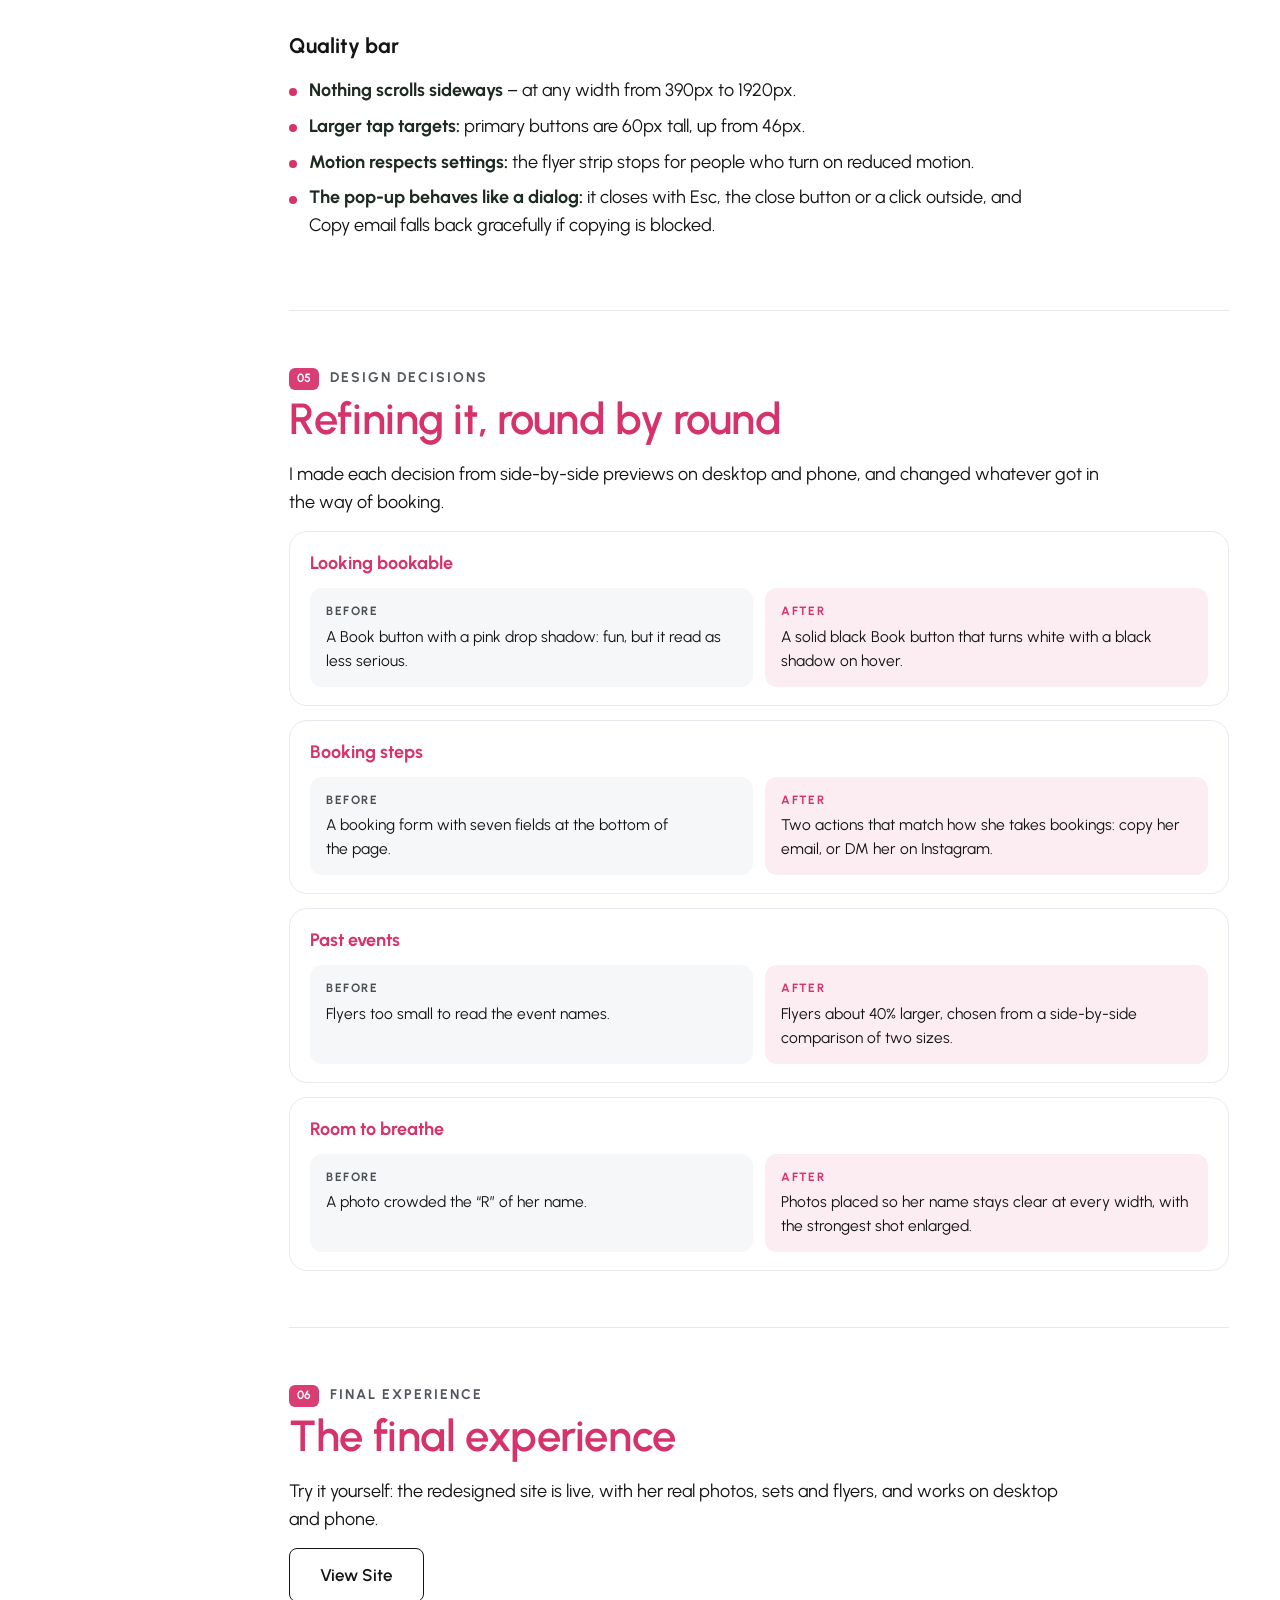
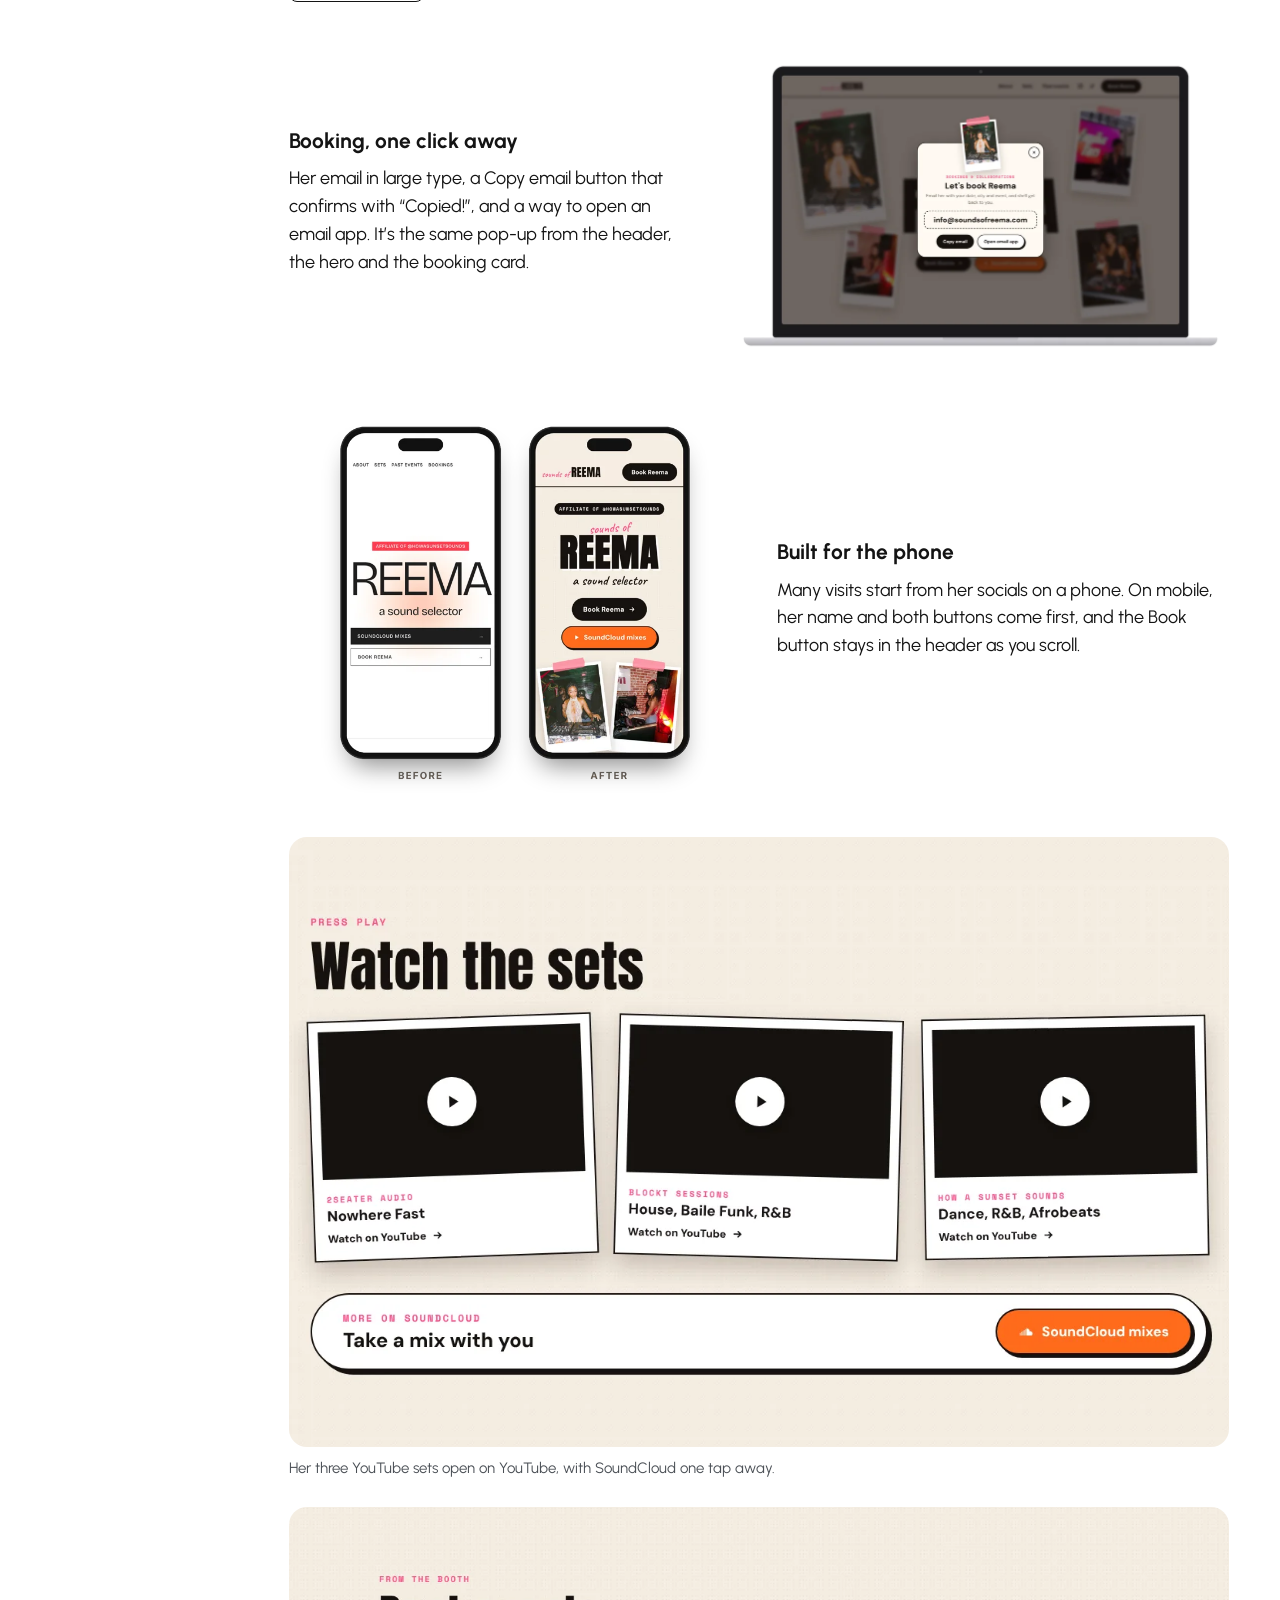
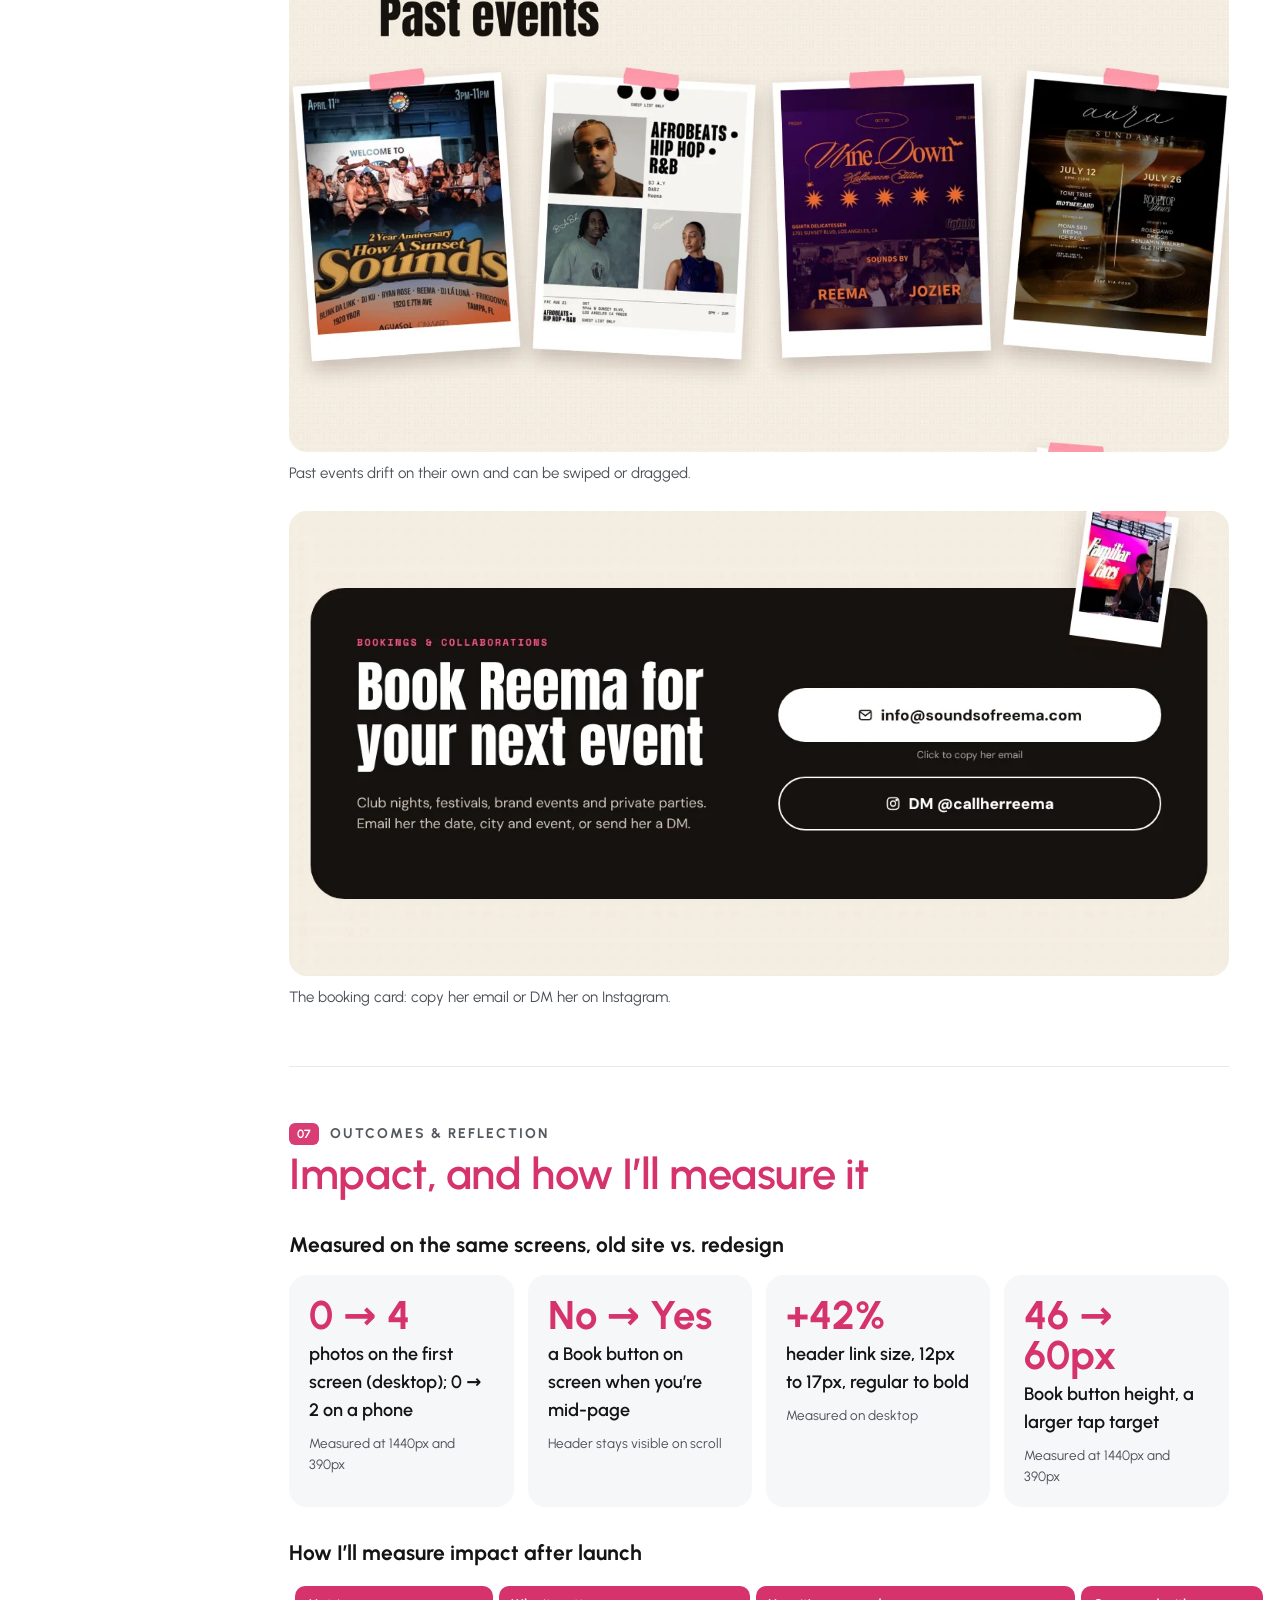
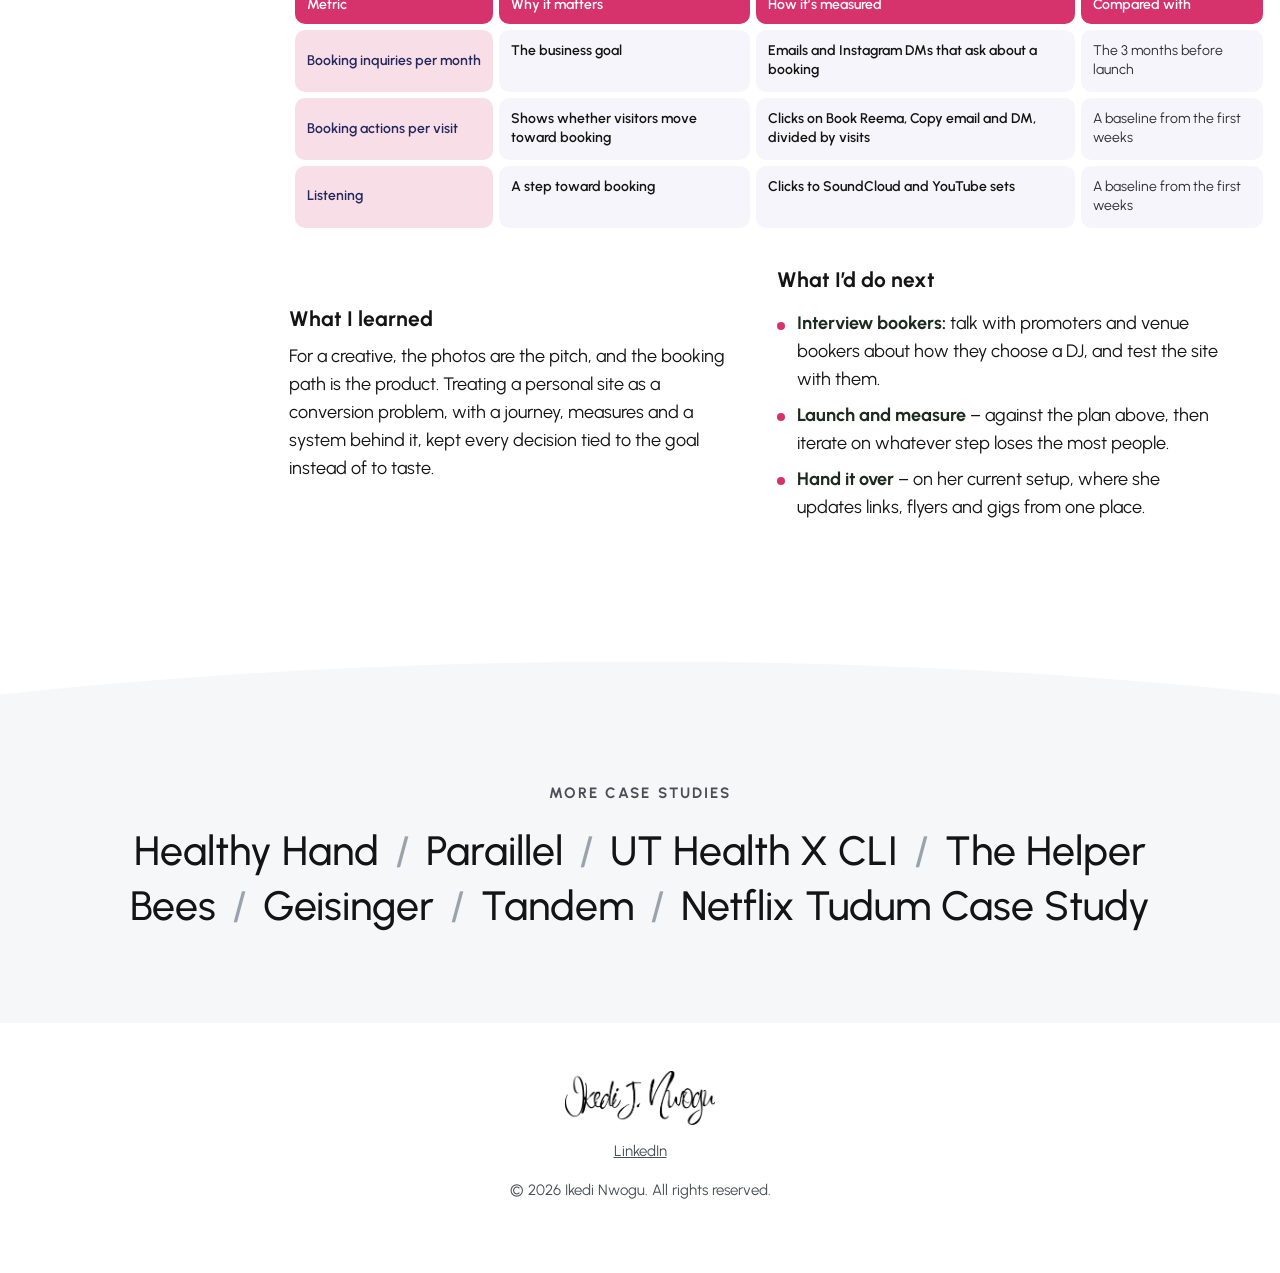
<file: projects/reema.html>
<!doctype html>
<html lang="en">
<head>
<meta charset="utf-8">
<meta name="viewport" content="width=device-width, initial-scale=1">
<title>Sounds of Reema case study · Ikedi J. Nwogu</title>
<meta name="description" content="A UX case study: redesigning LA DJ Reema’s website around one business goal, more bookings, from audit and journey mapping to a design system and a responsive site.">
<meta property="og:title" content="Sounds of Reema case study · Ikedi J. Nwogu">
<meta property="og:description" content="A UX case study: redesigning LA DJ Reema’s website around one business goal, more bookings, from audit and journey mapping to a design system and a responsive site.">
<meta property="og:image" content="https://www.ijnwogu.com/assets/img/og.jpg">
<meta property="og:url" content="https://www.ijnwogu.com/projects/reema.html">
<meta name="twitter:card" content="summary_large_image">
<link rel="icon" href="../assets/img/favicon.png">
<link rel="preload" href="../assets/fonts/urbanist-latin-500-normal.woff2" as="font" type="font/woff2" crossorigin>
<link rel="stylesheet" href="../css/site.css">
</head>
<body class="case" style="--c:#D6336C">
<a class="skip" href="#main">Skip to content</a>
<header class="nav solid">
  <a class="logo" href="../index.html" aria-label="Ikedi J. Nwogu, home"><img src="../assets/img/signature.png" alt="Ikedi J. Nwogu" width="631" height="227"></a>
  <nav aria-label="Main">
    <a href="../index.html">Home</a>
    <div class="dd">
      <button class="dd-btn on" aria-expanded="false" aria-controls="dd-cases">Product Design<svg viewBox="0 0 12 12" aria-hidden="true"><path d="M2.5 4.5 6 8l3.5-3.5" fill="none" stroke="currentColor" stroke-width="1.6" stroke-linecap="round" stroke-linejoin="round"/></svg></button>
      <div class="dd-menu" id="dd-cases"><a href="../projects/healthyhand.html">Healthy Hand</a><a href="../projects/paraillel.html">Paraillel</a><a href="../projects/cli.html">UT Health X CLI</a><a href="../projects/reema.html" aria-current="page">Sounds of Reema</a><a href="../projects/helper-bees.html">The Helper Bees</a><a href="https://ikejustis.github.io/geisinger-redesign/" target="_blank" rel="noopener">Geisinger</a><a href="../projects/tandem.html">Tandem</a><a href="../projects/tudum.html">Netflix Tudum Case Study</a></div>
    </div>
    <a href="../motion.html">Animation &amp; Motion Design</a>
    <a href="../about.html">About</a>
    <a class="li" href="https://www.linkedin.com/in/ikedi-j-nwogu-963736201/" target="_blank" rel="noopener" aria-label="LinkedIn"><svg viewBox="0 0 24 24" aria-hidden="true"><path fill="currentColor" d="M4.98 3.5a2.5 2.5 0 110 5 2.5 2.5 0 010-5zM3 9.5h4V21H3zM9.5 9.5h3.8v1.6h.06c.53-1 1.83-2.06 3.77-2.06 4.03 0 4.77 2.65 4.77 6.1V21h-4v-5.1c0-1.22-.02-2.78-1.7-2.78-1.7 0-1.96 1.33-1.96 2.7V21h-4z"/></svg></a>
  </nav>
</header>
<main id="main">
<section class="case-hero" style="--c:#D6336C">
  <div class="ch-txt">
    <p class="eyebrow num-eyebrow"><span class="n">01</span> Project introduction</p>
    <h1 class="long" style="color:#17120F">Redesigning a DJ’s website around one business goal: more bookings.</h1>
    <p class="lede">Reema is a Los Angeles DJ, “a sound selector”, and an affiliate of How a Sunset Sounds. She reached out because she wanted more bookings. I owned the redesign end to end: auditing her site, mapping how bookers reach her, building a small design system, and shipping a responsive site with a plan to measure the result.</p>
    <p><a class="btn" href="https://soundsofreema.com/" target="_blank" rel="noopener">View Site</a></p>
  </div>
  <div class="ch-pic"><img src="../assets/img/reema/hero.webp" alt="The redesigned Sounds of Reema site on a laptop and a phone: taped polaroids of her sets around her name" width="1400" height="818"></div>
</section>
<dl class="facts"><div><dt>Client</dt><dd>Reema, DJ (Los Angeles)</dd></div><div><dt>Business goal</dt><dd>More booking inquiries</dd></div><div><dt>My role</dt><dd>Lead product designer, solo and end to end</dd></div><div><dt>Shipped</dt><dd>Design system and a responsive site</dd></div></dl>
<section class="glance" aria-label="At a glance"><div><h2>The problem</h2><p>Her site was where bookers decided, but it hid what they decide on: no photos on the first screen, small links, and a Book button that disappeared once you scrolled.</p></div><div><h2>What I owned</h2><p>Research, journey mapping, three design directions, the design system, the front-end build, testing across screen sizes, and the launch measurement plan.</p></div><div><h2>The impact</h2><p>Measured on the same screens: 0 → 4 photos on the first screen, a Book button visible on every scroll, and header links 42% larger. Booking inquiries are tracked from launch.</p></div></section>
<div class="case-body">
  <nav class="toc" aria-label="On this page"><a href="#problem">A conversion problem, not a styling problem</a><a href="#role">Owning it end to end</a><a href="#research">Mapping how a booker gets to “yes”</a><a href="#decisions">From insight to decision</a><a href="#system">Thinking in systems</a><a href="#iterate">Refining it, round by round</a><a href="#final">The final experience</a><a href="#outcomes">Impact, and how I’ll measure it</a></nav>
  <div class="case-main">
<section class="cs" id="problem" aria-labelledby="problem-h">
  <p class="eyebrow"><span class="n">02</span> The problem</p><h2 id="problem-h" style="color:#D6336C">A conversion problem, not a styling problem</h2>
<p class="big">Bookings are Reema’s income, and her website is where a booker decides whether to reach out. The site had the right content but didn’t move anyone toward booking.</p>
<div class="two-sided">
  <article><h3>Bookers</h3><p>Promoters, venues, brands and private hosts. Many find her through Instagram or TikTok, often on a phone. They judge the vibe in seconds, want to hear a set, then need a fast way to reach her.</p></article>
  <article><h3>Reema</h3><p>Wants more bookings without changing how she works: bookings arrive by email and Instagram DM, and she updates her own links, flyers and gigs.</p></article>
</div>
<h3>What success means</h3>
<ul class="pts"><li><b>More booking inquiries</b> – per month, by email and Instagram DM, compared with before launch.</li><li><b>More visitors reaching out:</b> Book Reema, Copy email and DM clicks as a share of visits.</li><li><b>No new work for Reema:</b> she keeps updating the site the way she does today.</li></ul>
</section>
<section class="cs" id="role" aria-labelledby="role-h">
  <p class="eyebrow"><span class="n">03</span> My role &amp; approach</p><h2 id="role-h" style="color:#D6336C">Owning it end to end</h2>
<div class="own"><div><h3>I owned</h3><ul><li>The audit of her live site on desktop and phone</li><li>The booker journey map and the problem definition</li><li>Three design directions and the decision between them</li><li>The design system, the front-end build and testing across screen sizes</li><li>The launch measurement plan</li></ul></div><div><h3>I worked from</h3><ul><li>Reema’s goal: more bookings</li><li>Her real content: bio, 3 YouTube sets, SoundCloud, 17 event flyers and her set photos</li><li>How she takes bookings today: email and Instagram DMs</li></ul></div><div><h3>I balanced</h3><ul><li>Bookers: see the vibe, hear a set, reach her fast</li><li>Reema: a site that feels like her and stays easy to update</li><li>Brand personality against looking professional enough to book</li></ul></div></div>
<h3>How I worked</h3>
<ol class="flowx" aria-label="The process: discover, define, design and build, validate and iterate"><li><b>1</b><h3>Discover</h3><p>Audited her live site, inventoried her content, and walked the booking path on desktop and phone.</p></li><li><b>2</b><h3>Define</h3><p>Mapped the booker’s journey, named where it broke, and set the success measures.</p></li><li><b>3</b><h3>Design &amp; build</h3><p>Explored three directions on her real content, then built the chosen one on a shared design system.</p></li><li><b>4</b><h3>Validate &amp; iterate</h3><p>Measured the redesign against the old site on the same screens, and refined it round by round.</p></li></ol>
</section>
<section class="cs" id="research" aria-labelledby="research-h">
  <p class="eyebrow"><span class="n">04</span> Research &amp; insights</p><h2 id="research-h" style="color:#D6336C">Mapping how a booker gets to “yes”</h2>
<dl class="facts in"><div><dt>Methods</dt><dd>Heuristic review, content audit, journey mapping, measured walkthroughs</dd></div><div><dt>Devices</dt><dd>Desktop (1440px) and phone (390px)</dd></div><div><dt>Content audited</dt><dd>Bio, 3 YouTube sets, SoundCloud, 17 flyers, socials</dd></div><div><dt>Goal</dt><dd>More booking inquiries</dd></div></dl>
<h3>The booker journey, and where the old site broke it</h3>
<div class="scroll-x"><table class="jmap ctable" aria-label="Booker journey map: stages, goals, problems on the old site and opportunities"><thead><tr><th scope="col">Stage</th><th scope="col">Booker’s goal</th><th scope="col">On the old site</th><th scope="col">Opportunity</th></tr></thead><tbody><tr><th scope="row">1 · Arrive</th><td>Land from her Instagram or TikTok</td><td>Her name in large type on white, with no photos on the first screen</td><td>Lead with her real set photos</td></tr><tr><th scope="row">2 · Feel the vibe</th><td>See her play, see the crowd</td><td>The first photo sat below the fold, after the bio</td><td>Show the crowd and the decks immediately</td></tr><tr><th scope="row">3 · Hear her</th><td>Play a set or a mix</td><td>Sets were there, but the SoundCloud button was a plain square</td><td>Make listening an obvious, inviting action</td></tr><tr><th scope="row">4 · Trust her</th><td>Check she can carry a room</td><td>Her strongest numbers sat inside long bio paragraphs</td><td>Pull proof out where it’s seen</td></tr><tr><th scope="row">5 · Reach out</th><td>Contact her fast, from wherever they are</td><td>Book Reema was at the top only; mid-page, no way to book was on screen</td><td>Keep booking one click away on every scroll</td></tr></tbody></table></div>
<div class="split"><figure class="fig "><img src="../assets/img/reema/before-laptop.webp" alt="The previous Sounds of Reema homepage: her name in large type on white, with two small square buttons" loading="lazy" decoding="async"></figure><div>
<h3>Four insights</h3>
<ul class="pts"><li><b>Her photos are the pitch,</b> but none were on the first screen.</li><li><b>The calls to action blended in:</b> 12px header links and plain square buttons.</li><li><b>Her proof was buried:</b> a 1,500+ crowd at How a Sunset Sounds and 300+ at her series Dey Here sat deep in her bio.</li><li><b>Booking disappeared on scroll:</b> the header didn’t stay, so mid-page there was no way to book on screen.</li></ul>
</div></div>
</section>
<section class="cs" id="decisions" aria-labelledby="decisions-h">
  <p class="eyebrow"><span class="n">05</span> Design decisions</p><h2 id="decisions-h" style="color:#D6336C">From insight to decision</h2>
<h3>Three directions on her real content</h3>
<figure class="fig "><img src="../assets/img/reema/directions.webp" alt="The three directions side by side: Scrapbook, After Dark and Sunset" loading="lazy" decoding="async"><figcaption>Scrapbook (taped polaroids on paper), After Dark (a night-club palette) and Sunset (a pink-to-orange stage glow), each built responsive on the same content. Scrapbook was chosen: it puts her real set photos at the center and feels personal without looking unprofessional.</figcaption></figure>
<div class="i2d"><div class="i2d-row"><p class="i"><span>What the research showed</span>Her photos are the pitch.</p><span class="arrow" aria-hidden="true">→</span><p class="d"><span>What I designed</span>Taped polaroids of her sets frame “sounds of REEMA”, so the first screen shows the crowd, the decks and her before any copy.</p></div><div class="i2d-row"><p class="i"><span>What the research showed</span>The calls to action blended in.</p><span class="arrow" aria-hidden="true">→</span><p class="d"><span>What I designed</span>Header links at 17px bold, and chunky rounded Book Reema and SoundCloud buttons, 60px tall, in the hero and the header.</p></div><div class="i2d-row"><p class="i"><span>What the research showed</span>Her proof was buried.</p><span class="arrow" aria-hidden="true">→</span><p class="d"><span>What I designed</span>Three numbers from her bio, 1,500+, 300+ and 4 cities, pulled out as cards beside her story.</p></div><div class="i2d-row"><p class="i"><span>What the research showed</span>Booking disappeared on scroll.</p><span class="arrow" aria-hidden="true">→</span><p class="d"><span>What I designed</span>A header that stays on screen with a Book Reema button. Every Book button opens one pop-up with her email and a Copy email button.</p></div></div>
<h3>Tradeoffs I weighed</h3>
<div class="features"><div class="feat"><h3>Personality vs. credibility</h3><p>Pink is her brand, but a pink, playful Book button read as less serious. The Book button is solid black, and pink stays in accents like the tape and labels.</p></div><div class="feat"><h3>A form vs. her inbox</h3><p>A booking form looks thorough, but needs a server and would change how she works. Two actions match her real workflow: copy her email, or DM her.</p></div><div class="feat"><h3>Embedded players vs. links out</h3><p>Embedded YouTube players add weight and don’t play everywhere. Each set is a card that opens on YouTube, so it always works.</p></div></div>
</section>
<section class="cs" id="system" aria-labelledby="system-h">
  <p class="eyebrow"><span class="n">05</span> Design decisions</p><h2 id="system-h" style="color:#D6336C">Thinking in systems</h2>
<p>I built the site on one content model and a small design system, so every section and all three directions share the same parts. Reema’s content lives in one place; the components and the theme decide how it looks.</p>
<ol class="flowx" aria-label="How the site is built: content, then components, then themes, then screens"><li><b>1</b><h3>Content</h3><p>Her bio, proof points, sets, 17 flyers and links, written once.</p></li><li><b>2</b><h3>Components</h3><p>Polaroid, buttons with states, proof card, booking pop-up, flyer strip.</p></li><li><b>3</b><h3>Themes</h3><p>Color and type tokens plus a hero layout. Each direction is a theme over the same content and components.</p></li><li><b>4</b><h3>Screens</h3><p>Responsive rules for phone, tablet and desktop, tested from 390px to 1920px.</p></li></ol>
<figure class="fig "><img src="../assets/img/reema/components.webp" alt="The design system: color tokens, type, primary and secondary buttons with hover states, buttons on dark, the proof card, the polaroid and the booking pop-up" loading="lazy" decoding="async"><figcaption>The system: four color tokens, four type roles, and the components every section reuses.</figcaption></figure>
<h3>Quality bar</h3>
<ul class="pts"><li><b>Nothing scrolls sideways</b> – at any width from 390px to 1920px.</li><li><b>Larger tap targets:</b> primary buttons are 60px tall, up from 46px.</li><li><b>Motion respects settings:</b> the flyer strip stops for people who turn on reduced motion.</li><li><b>The pop-up behaves like a dialog:</b> it closes with Esc, the close button or a click outside, and Copy email falls back gracefully if copying is blocked.</li></ul>
</section>
<section class="cs" id="iterate" aria-labelledby="iterate-h">
  <p class="eyebrow"><span class="n">05</span> Design decisions</p><h2 id="iterate-h" style="color:#D6336C">Refining it, round by round</h2>
<p>I made each decision from side-by-side previews on desktop and phone, and changed whatever got in the way of booking.</p>
<div class="ba"><article><h3>Looking bookable</h3><div class="ba-in"><p class="b"><span>Before</span>A Book button with a pink drop shadow: fun, but it read as less serious.</p><p class="a"><span>After</span>A solid black Book button that turns white with a black shadow on hover.</p></div></article><article><h3>Booking steps</h3><div class="ba-in"><p class="b"><span>Before</span>A booking form with seven fields at the bottom of the page.</p><p class="a"><span>After</span>Two actions that match how she takes bookings: copy her email, or DM her on Instagram.</p></div></article><article><h3>Past events</h3><div class="ba-in"><p class="b"><span>Before</span>Flyers too small to read the event names.</p><p class="a"><span>After</span>Flyers about 40% larger, chosen from a side-by-side comparison of two sizes.</p></div></article><article><h3>Room to breathe</h3><div class="ba-in"><p class="b"><span>Before</span>A photo crowded the “R” of her name.</p><p class="a"><span>After</span>Photos placed so her name stays clear at every width, with the strongest shot enlarged.</p></div></article></div>
</section>
<section class="cs" id="final" aria-labelledby="final-h">
  <p class="eyebrow"><span class="n">06</span> Final experience</p><h2 id="final-h" style="color:#D6336C">The final experience</h2>
<p>Try it yourself: the redesigned site is live, with her real photos, sets and flyers, and works on desktop and phone.</p>
<p><a class="btn" href="https://soundsofreema.com/" target="_blank" rel="noopener">View Site</a></p>
<div class="split rev"><div><h3>Booking, one click away</h3><p>Her email in large type, a Copy email button that confirms with “Copied!”, and a way to open an email app. It’s the same pop-up from the header, the hero and the booking card.</p></div><figure class="fig "><img src="../assets/img/reema/popup-laptop.webp" alt="The booking pop-up on a laptop: her email address, with Copy email and Open email app buttons" loading="lazy" decoding="async"></figure></div>
<div class="split"><div><figure class="fig "><img src="../assets/img/reema/phones.webp" alt="Before and after on a phone: the old type-only first screen, and the new collage with Book Reema and SoundCloud buttons" loading="lazy" decoding="async"></figure></div><div><h3>Built for the phone</h3><p>Many visits start from her socials on a phone. On mobile, her name and both buttons come first, and the Book button stays in the header as you scroll.</p></div></div>
<figure class="fig "><img src="../assets/img/reema/sets.webp" alt="Watch the sets: three YouTube sets in polaroid frames, and a SoundCloud band" loading="lazy" decoding="async"><figcaption>Her three YouTube sets open on YouTube, with SoundCloud one tap away.</figcaption></figure>
<figure class="fig "><img src="../assets/img/reema/past.webp" alt="Past events: event flyers as taped prints in a drifting strip" loading="lazy" decoding="async"><figcaption>Past events drift on their own and can be swiped or dragged.</figcaption></figure>
<figure class="fig "><img src="../assets/img/reema/book.webp" alt="The booking card: Book Reema for your next event, with a white Copy email button and an outlined DM button" loading="lazy" decoding="async"><figcaption>The booking card: copy her email or DM her on Instagram.</figcaption></figure>
</section>
<section class="cs" id="outcomes" aria-labelledby="outcomes-h">
  <p class="eyebrow"><span class="n">07</span> Outcomes &amp; reflection</p><h2 id="outcomes-h" style="color:#D6336C">Impact, and how I’ll measure it</h2>
<h3>Measured on the same screens, old site vs. redesign</h3>
<div class="outc"><div><b>0 → 4</b><span>photos on the first screen (desktop); 0 → 2 on a phone</span><em>Measured at 1440px and 390px</em></div><div><b>No → Yes</b><span>a Book button on screen when you’re mid-page</span><em>Header stays visible on scroll</em></div><div><b>+42%</b><span>header link size, 12px to 17px, regular to bold</span><em>Measured on desktop</em></div><div><b>46 → 60px</b><span>Book button height, a larger tap target</span><em>Measured at 1440px and 390px</em></div></div>
<h3>How I’ll measure impact after launch</h3>
<div class="scroll-x"><table class="jmap ctable" aria-label="Launch measurement plan: metrics, why they matter, how they are measured, and the baseline"><thead><tr><th scope="col">Metric</th><th scope="col">Why it matters</th><th scope="col">How it’s measured</th><th scope="col">Compared with</th></tr></thead><tbody><tr><th scope="row">Booking inquiries per month</th><td>The business goal</td><td>Emails and Instagram DMs that ask about a booking</td><td>The 3 months before launch</td></tr><tr><th scope="row">Booking actions per visit</th><td>Shows whether visitors move toward booking</td><td>Clicks on Book Reema, Copy email and DM, divided by visits</td><td>A baseline from the first weeks</td></tr><tr><th scope="row">Listening</th><td>A step toward booking</td><td>Clicks to SoundCloud and YouTube sets</td><td>A baseline from the first weeks</td></tr></tbody></table></div>
<div class="split">
  <div><h3>What I learned</h3><p>For a creative, the photos are the pitch, and the booking path is the product. Treating a personal site as a conversion problem, with a journey, measures and a system behind it, kept every decision tied to the goal instead of to taste.</p></div>
  <div><h3>What I’d do next</h3><ul class="pts"><li><b>Interview bookers:</b> talk with promoters and venue bookers about how they choose a DJ, and test the site with them.</li><li><b>Launch and measure</b> – against the plan above, then iterate on whatever step loses the most people.</li><li><b>Hand it over</b> – on her current setup, where she updates links, flyers and gigs from one place.</li></ul></div>
</div>
</section>
  </div>
</div>
<section class="others" aria-labelledby="others-h">
  <h2 id="others-h" class="sec">More case studies</h2>
  <p><a href="../projects/healthyhand.html">Healthy Hand</a><span aria-hidden="true"> / </span><a href="../projects/paraillel.html">Paraillel</a><span aria-hidden="true"> / </span><a href="../projects/cli.html">UT Health X CLI</a><span aria-hidden="true"> / </span><a href="../projects/helper-bees.html">The Helper Bees</a><span aria-hidden="true"> / </span><a href="https://ikejustis.github.io/geisinger-redesign/" target="_blank" rel="noopener">Geisinger</a><span aria-hidden="true"> / </span><a href="../projects/tandem.html">Tandem</a><span aria-hidden="true"> / </span><a href="../projects/tudum.html">Netflix Tudum Case Study</a></p>
</section>
</main>
<footer class="foot">
  <img src="../assets/img/signature.png" alt="Ikedi J. Nwogu" width="631" height="227">
  <p><a class="foot-li" href="https://www.linkedin.com/in/ikedi-j-nwogu-963736201/" target="_blank" rel="noopener">LinkedIn</a></p>
  <p>© <span id="yr">2026</span> Ikedi Nwogu. All rights reserved.</p>
</footer>
<script>
document.getElementById('yr').textContent = new Date().getFullYear();
/* Every page opens at the top: clicking a project, in the list or the dropdown, starts its case study
   from the beginning. Links to a section (#…) and the browser's Back button keep their place. */
(function () {
  var entry = performance.getEntriesByType && performance.getEntriesByType('navigation')[0];
  if (location.hash || (entry && entry.type !== 'navigate')) return;
  /* Keep putting it back at the top while the page settles, until the visitor scrolls themselves. */
  var moved = false;
  ['wheel', 'touchstart', 'keydown'].forEach(function (t) { addEventListener(t, function () { moved = true; }, { passive: true, once: true }); });
  function toTop() { if (!moved) window.scrollTo({ top: 0, left: 0, behavior: 'instant' }); }
  toTop(); addEventListener('load', function () { toTop(); setTimeout(toTop, 150); setTimeout(toTop, 450); });
})();
/* The logo goes to the top of the home page. On the home page itself it glides back up. */
(function () {
  var logo = document.querySelector('.logo');
  if (!logo) return;
  logo.addEventListener('click', function (e) {
    if (new URL(logo.href, location.href).pathname !== location.pathname) return;
    e.preventDefault();
    var still = matchMedia('(prefers-reduced-motion: reduce)').matches;
    window.scrollTo({ top: 0, behavior: still ? 'instant' : 'smooth' });
    if (location.hash) history.replaceState(null, '', location.pathname + location.search);
  });
})();
/* Product Design dropdown: opens on hover (desktop) and on tap or Enter;
   Escape or a click elsewhere closes it. */
(function () {
  var dd = document.querySelector('.dd'), btn = dd && dd.querySelector('.dd-btn');
  if (!btn) return;
  function set(open) { dd.classList.toggle('open', open); btn.setAttribute('aria-expanded', open); }
  btn.addEventListener('click', function () { set(!dd.classList.contains('open')); });
  document.addEventListener('click', function (e) { if (!dd.contains(e.target)) set(false); });
  document.addEventListener('keydown', function (e) { if (e.key === 'Escape' && dd.classList.contains('open')) { set(false); btn.focus(); } });
})();
/* Living sky parallax: each cloud layer moves with the mouse and the scroll by its depth. */
(function () {
  var layers = [].slice.call(document.querySelectorAll('.skyfx .layer'));
  if (!layers.length || matchMedia('(prefers-reduced-motion: reduce)').matches) return;
  var mx = 0, my = 0, queued = false;
  function apply() {
    queued = false;
    layers.forEach(function (l) {
      var d = +l.dataset.depth, top = l.parentNode.getBoundingClientRect().top;
      l.style.transform = 'translate3d(' + (mx * d * 28) + 'px,' + (my * d * 16 + Math.min(0, top) * d * .35) + 'px,0)';
    });
  }
  function queue() { if (!queued) { queued = true; requestAnimationFrame(apply); } }
  addEventListener('pointermove', function (e) { mx = e.clientX / innerWidth - .5; my = e.clientY / innerHeight - .5; queue(); }, { passive: true });
  addEventListener('scroll', queue, { passive: true });
})();
</script>
<script>
/* Launch film: starts muted; the button turns the score on and off. */
(function () {
  var v = document.getElementById('film'), b = document.querySelector('[data-snd]');
  if (!v || !b) return;
  b.addEventListener('click', function () {
    v.muted = !v.muted; if (!v.muted) v.play();
    b.setAttribute('aria-pressed', String(!v.muted)); b.querySelector('span').textContent = v.muted ? 'Sound on' : 'Sound off';
  });
})();
/* Highlight the section in view in the side contents. */
(function () {
  var links = {}; document.querySelectorAll('.toc a').forEach(function (a) { links[a.getAttribute('href').slice(1)] = a; });
  if (!('IntersectionObserver' in window)) return;
  var io = new IntersectionObserver(function (es) { es.forEach(function (e) { if (e.isIntersecting) { Object.values(links).forEach(function (a) { a.classList.remove('on'); }); var a = links[e.target.id]; if (a) a.classList.add('on'); } }); }, { rootMargin: '-35% 0px -60% 0px' });
  document.querySelectorAll('.cs').forEach(function (s) { io.observe(s); });
})();
</script>
</body>
</html>
</file>
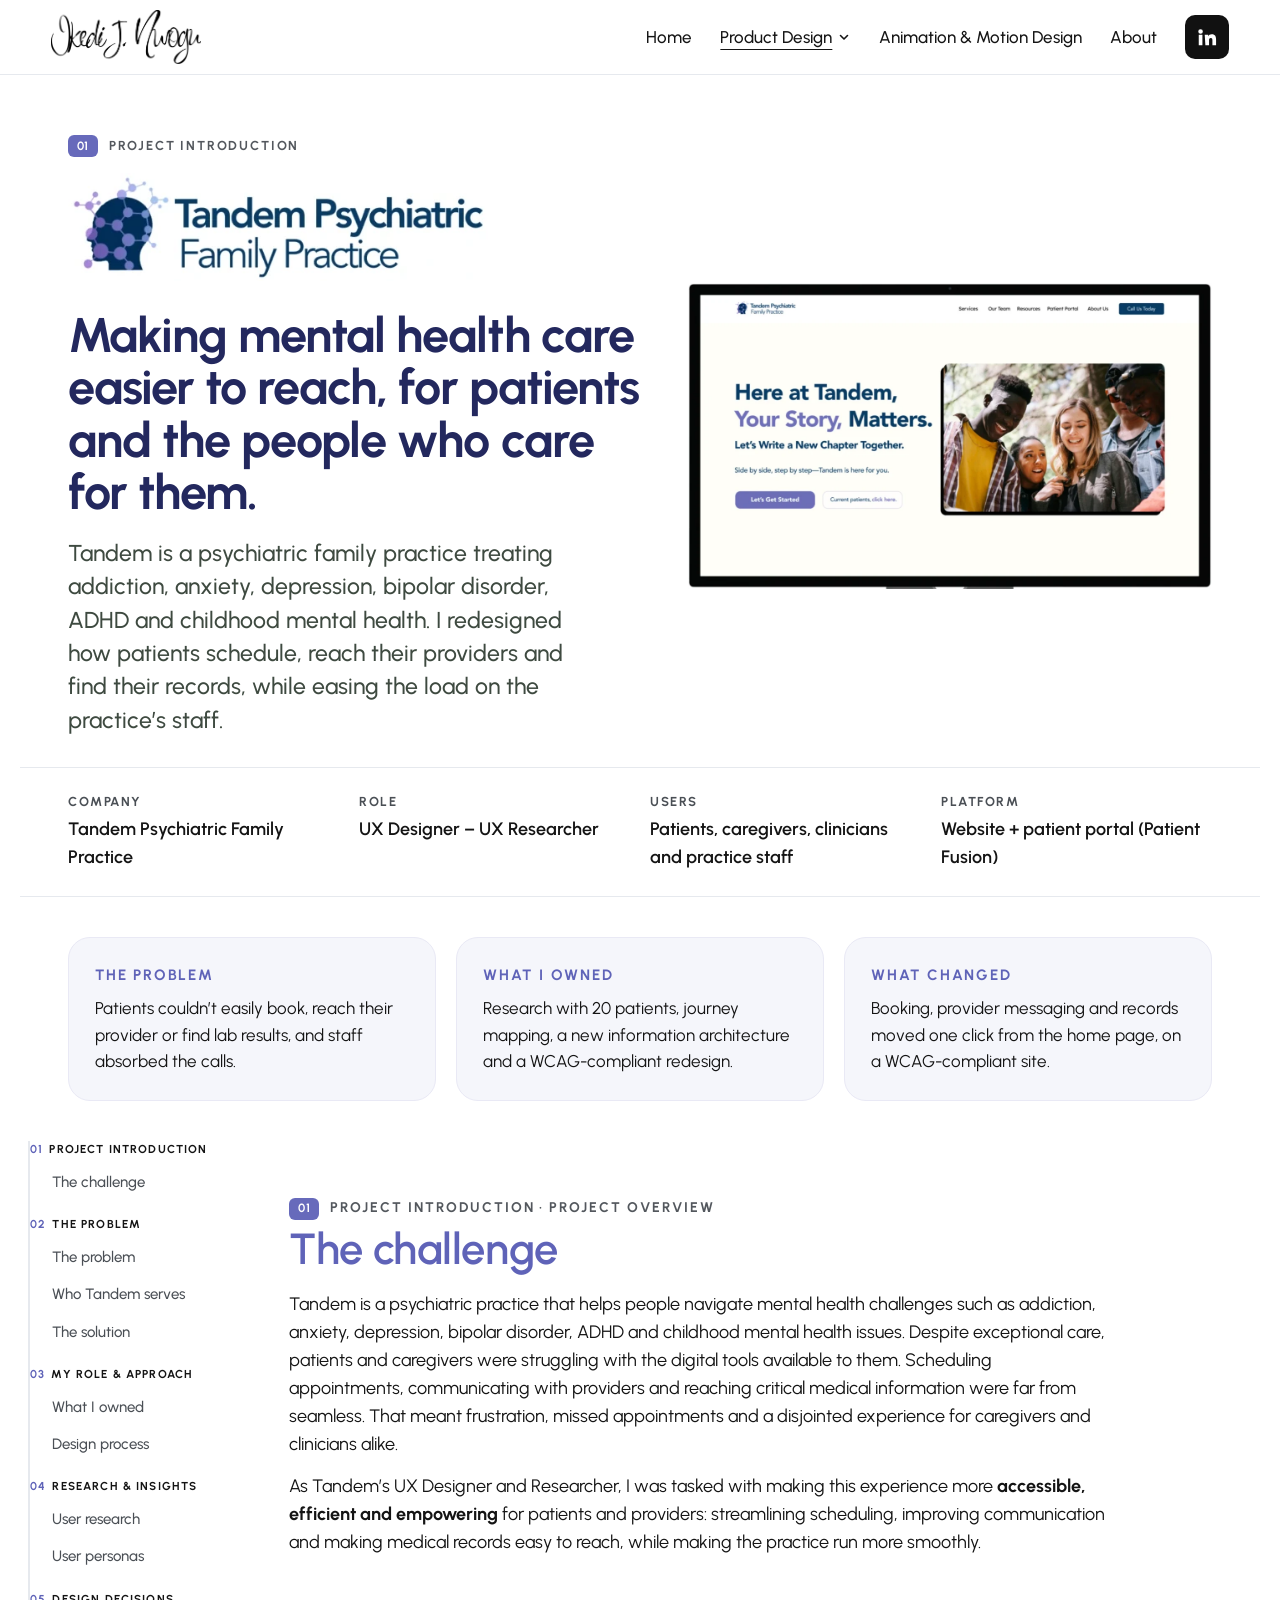
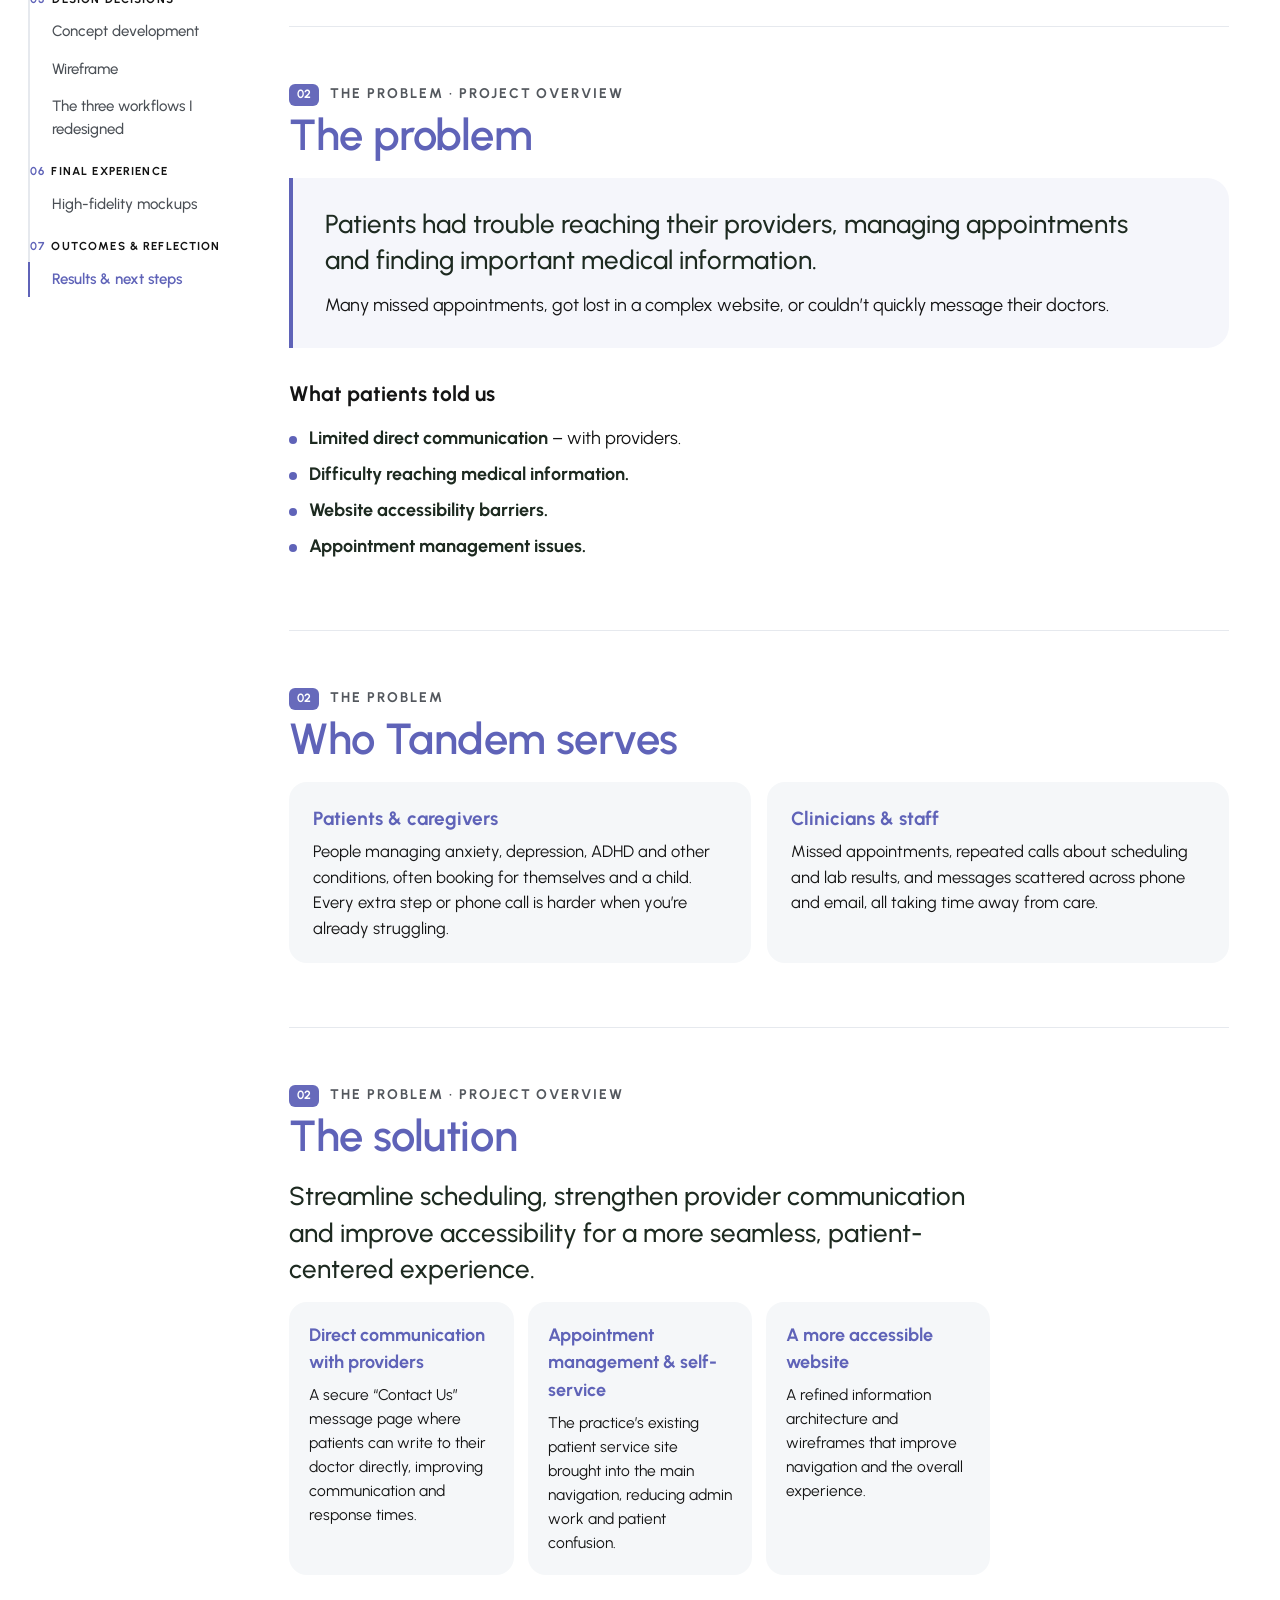
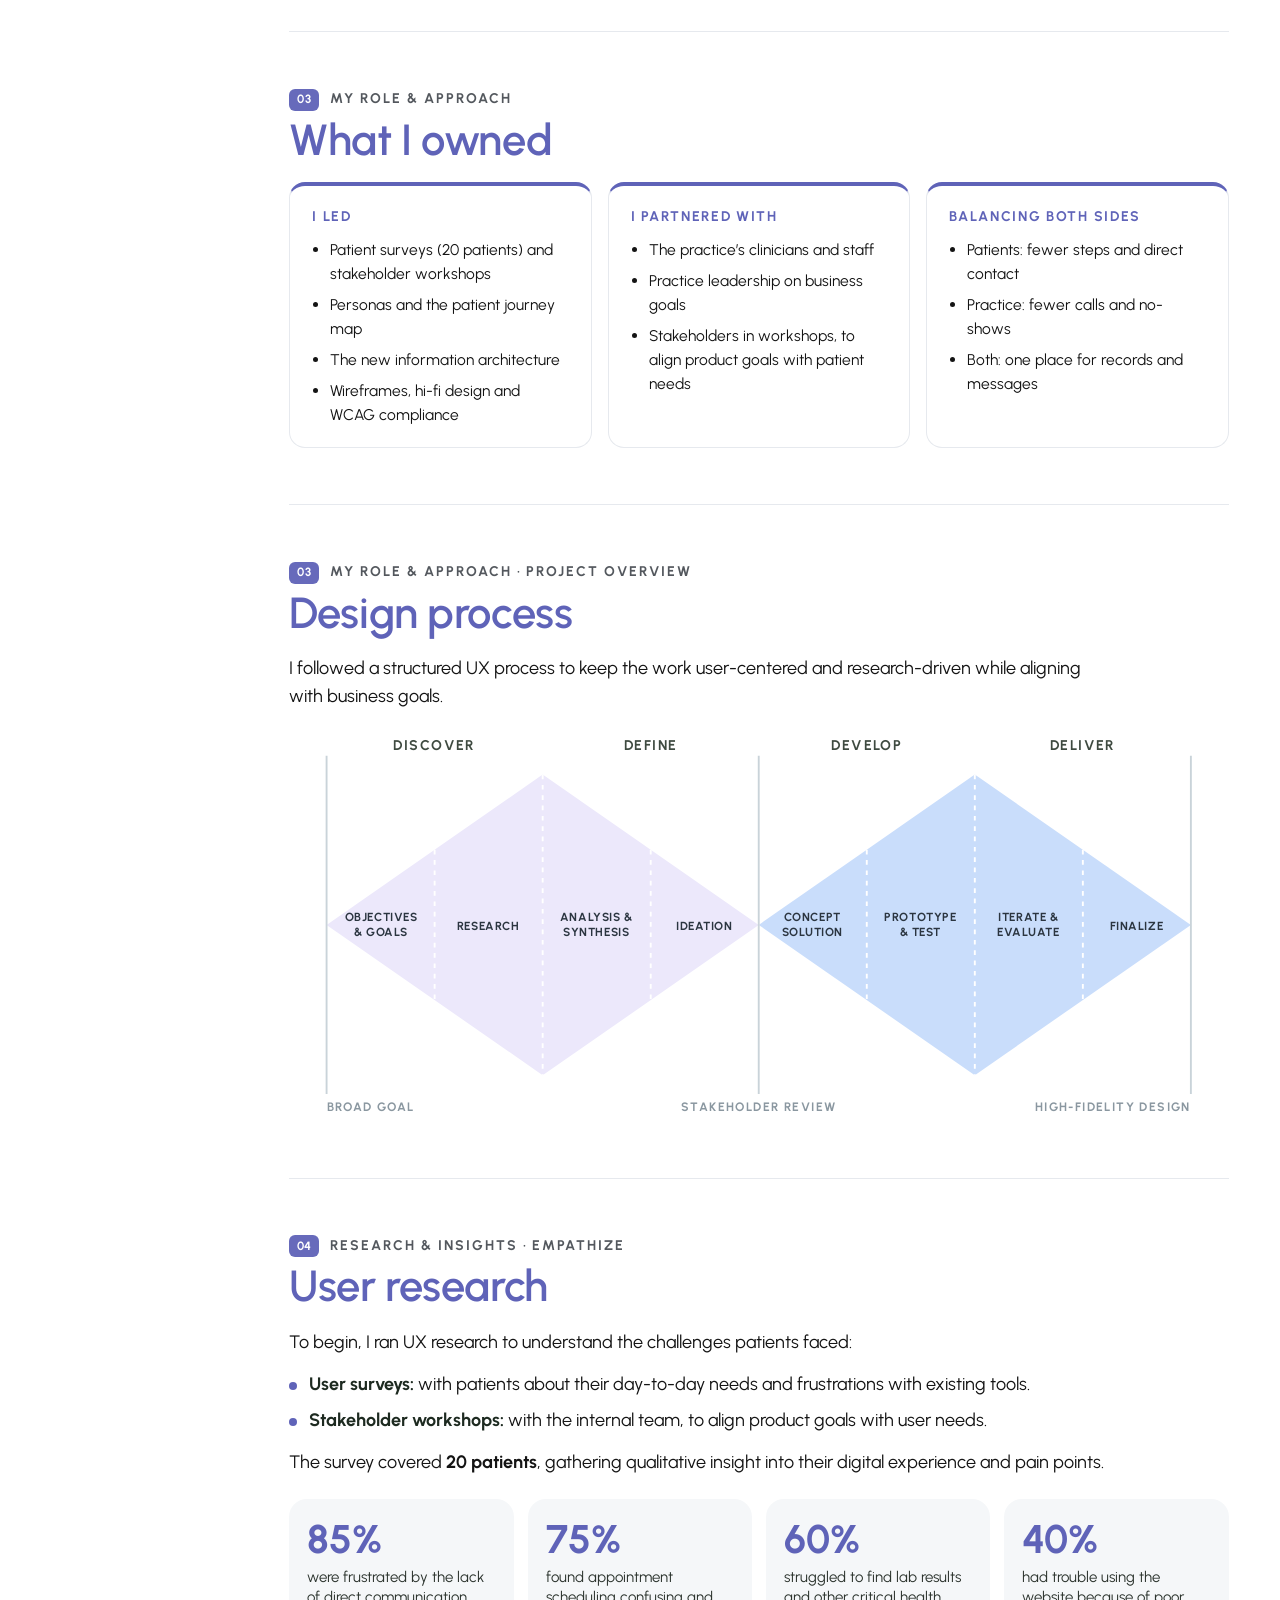
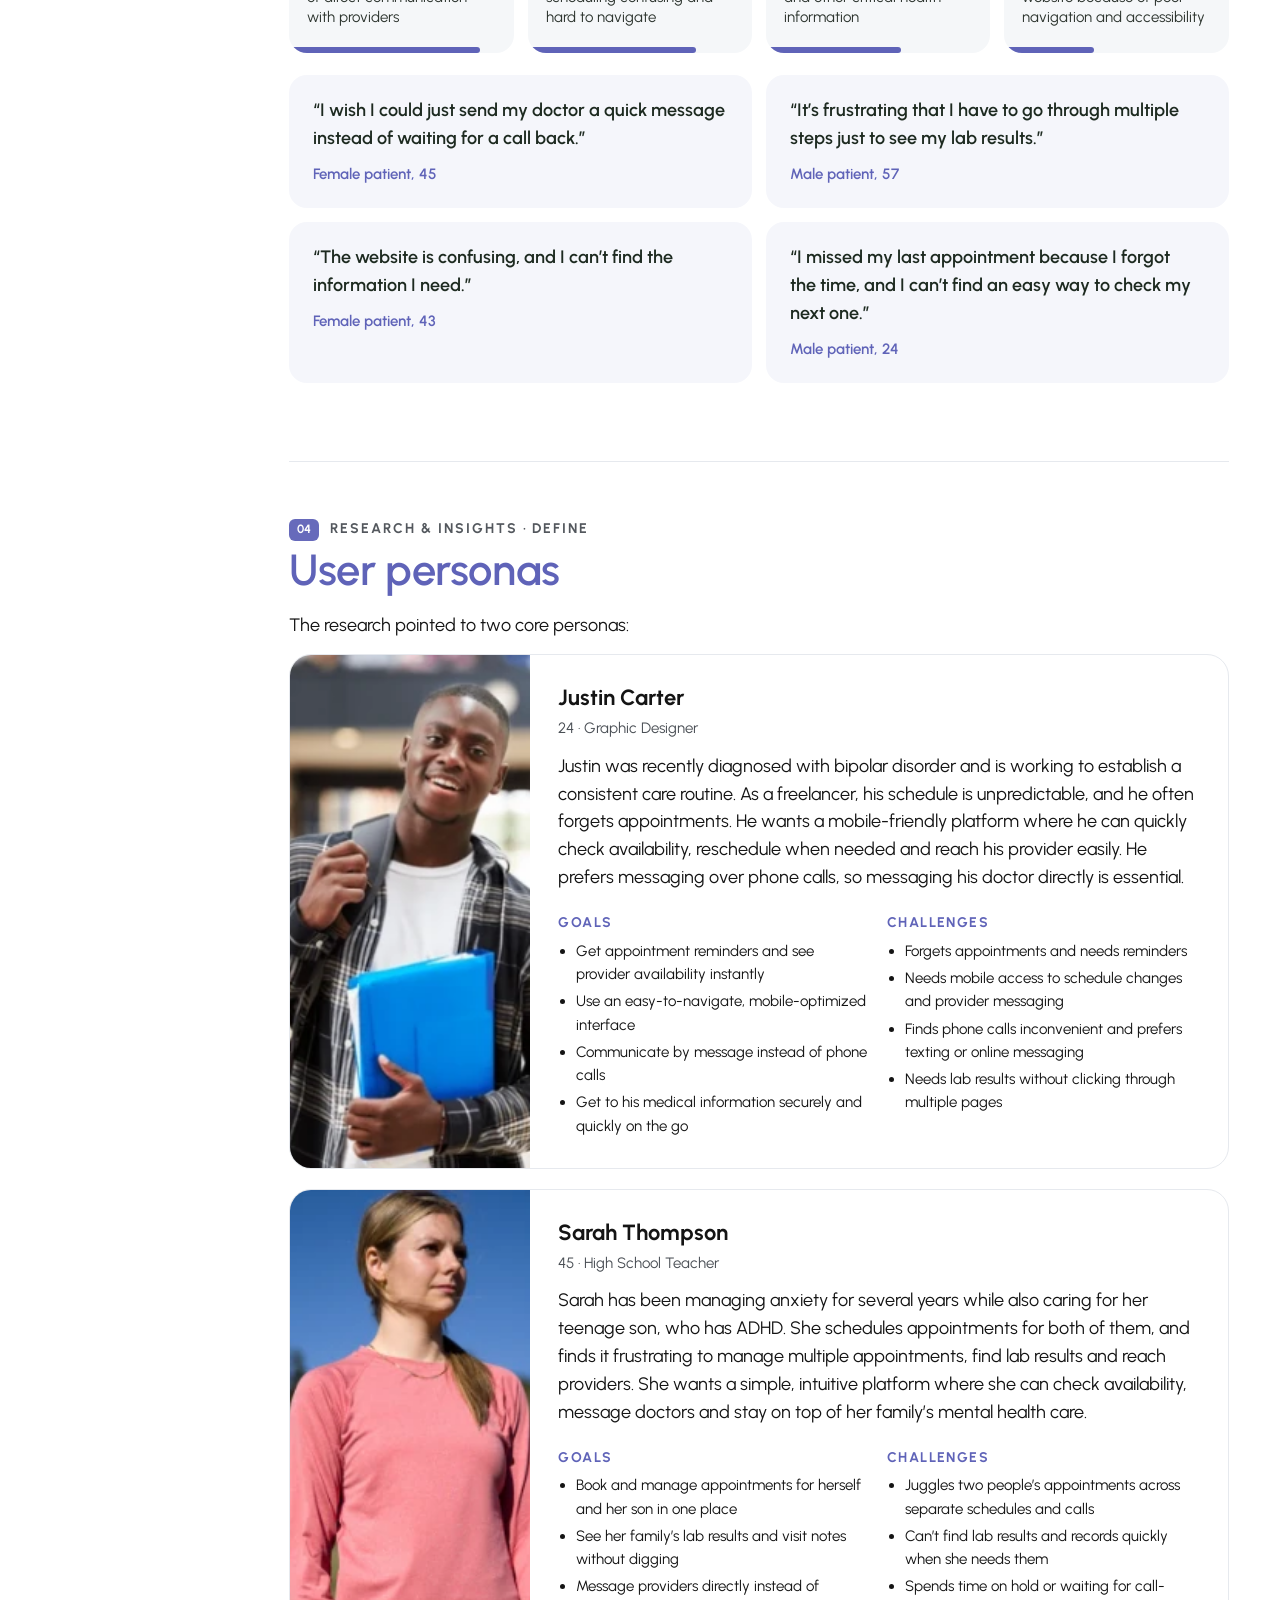
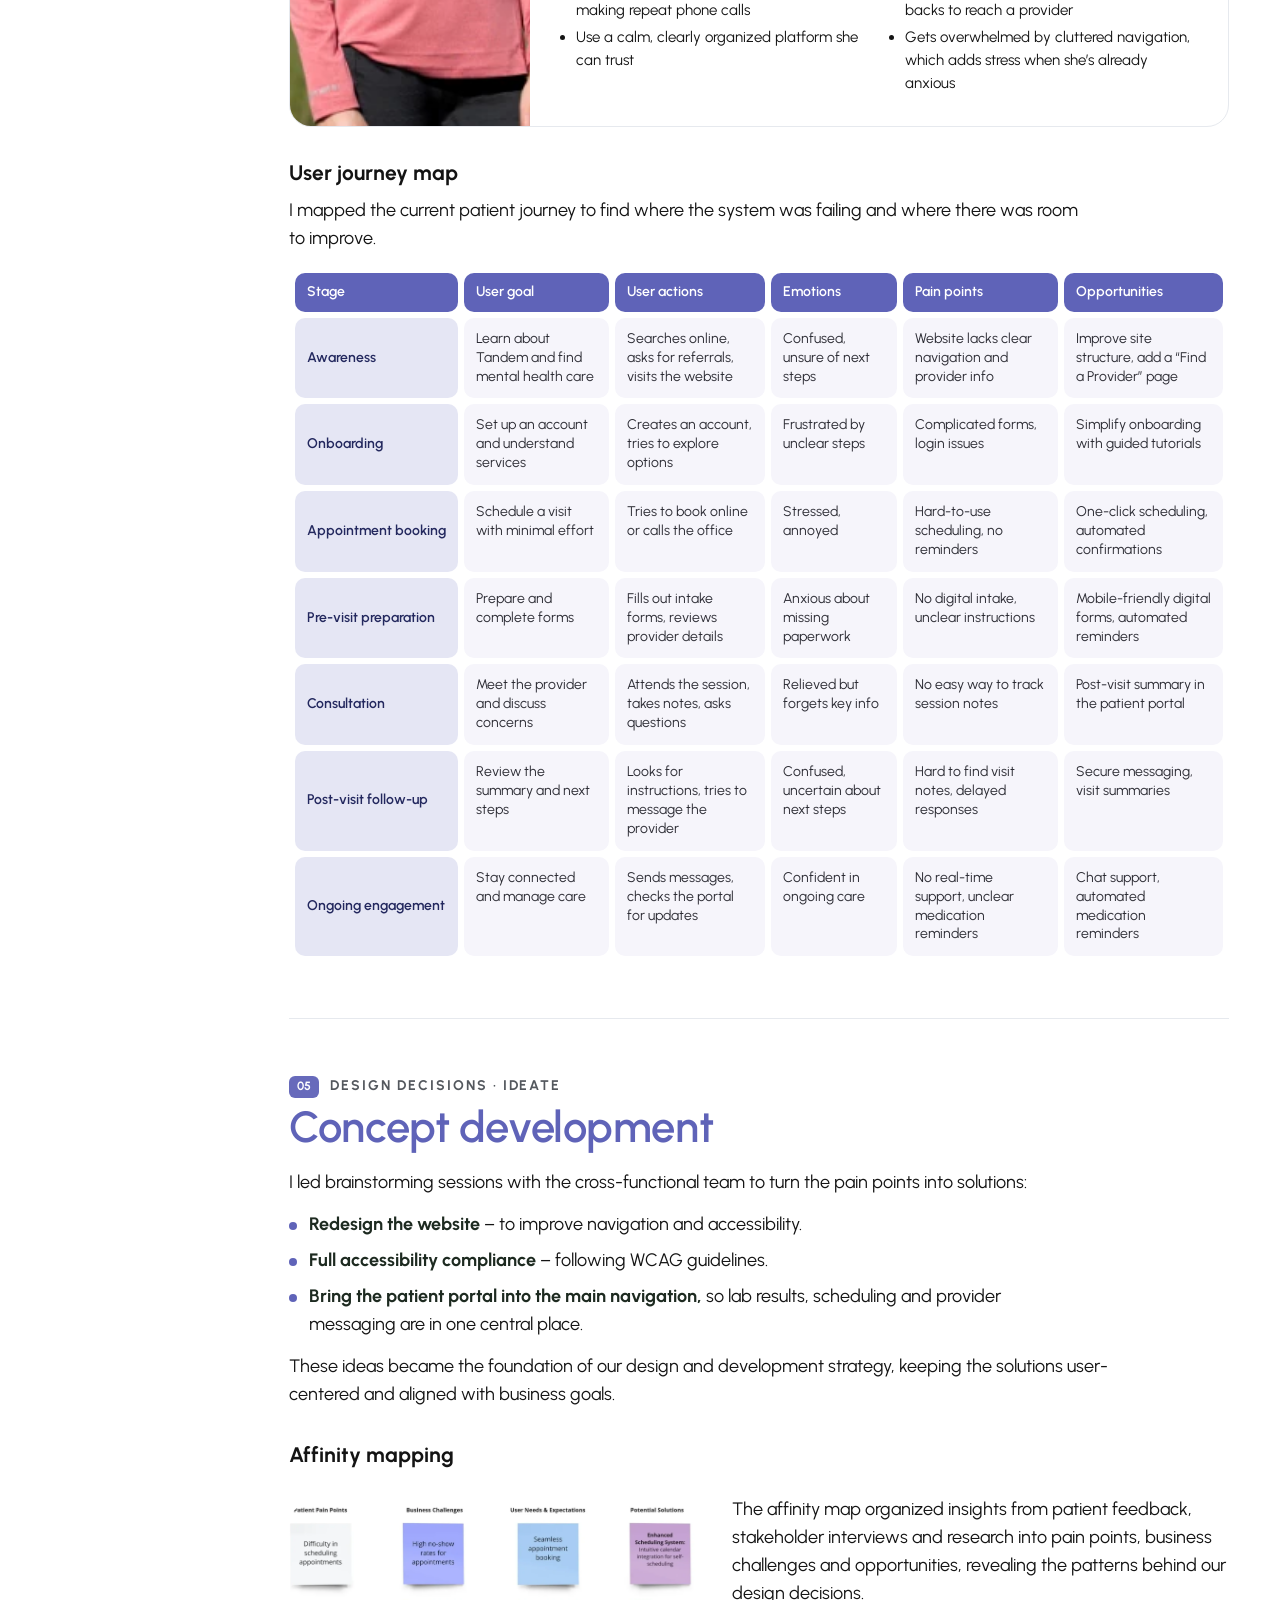
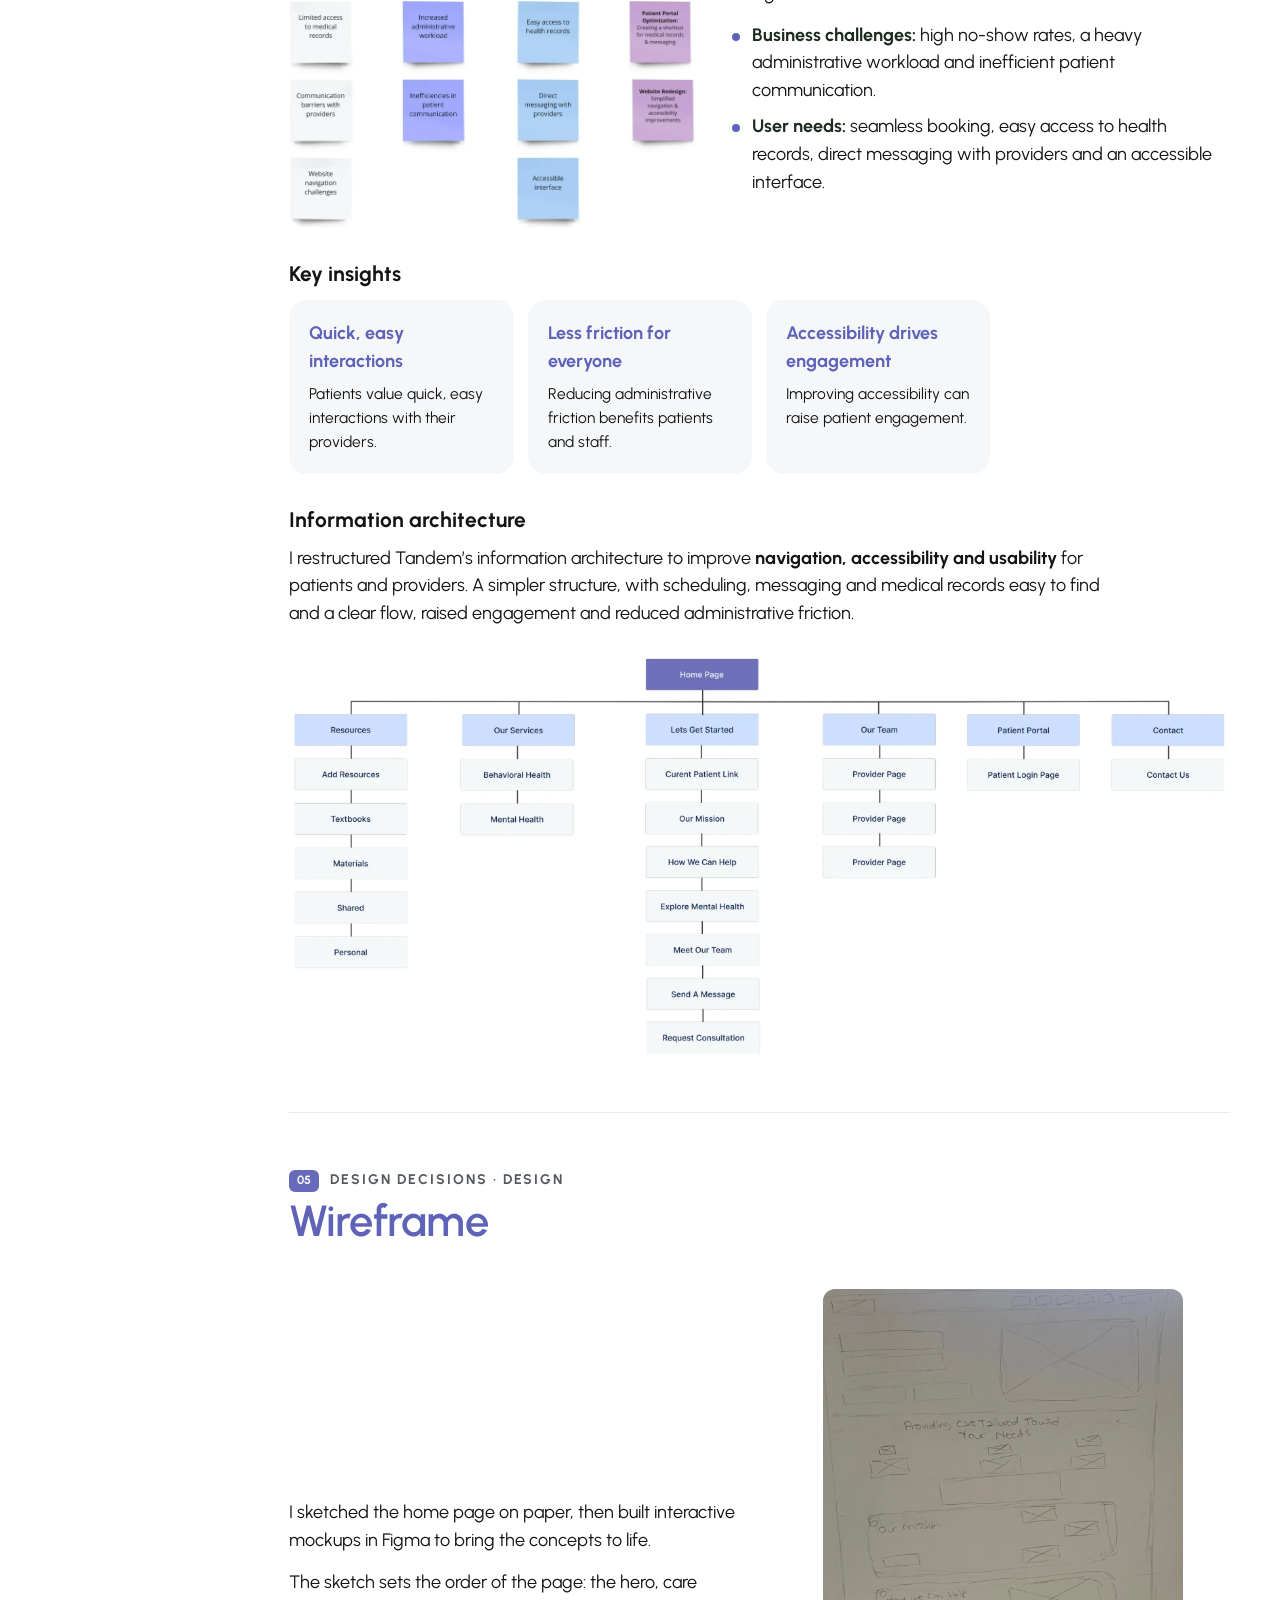
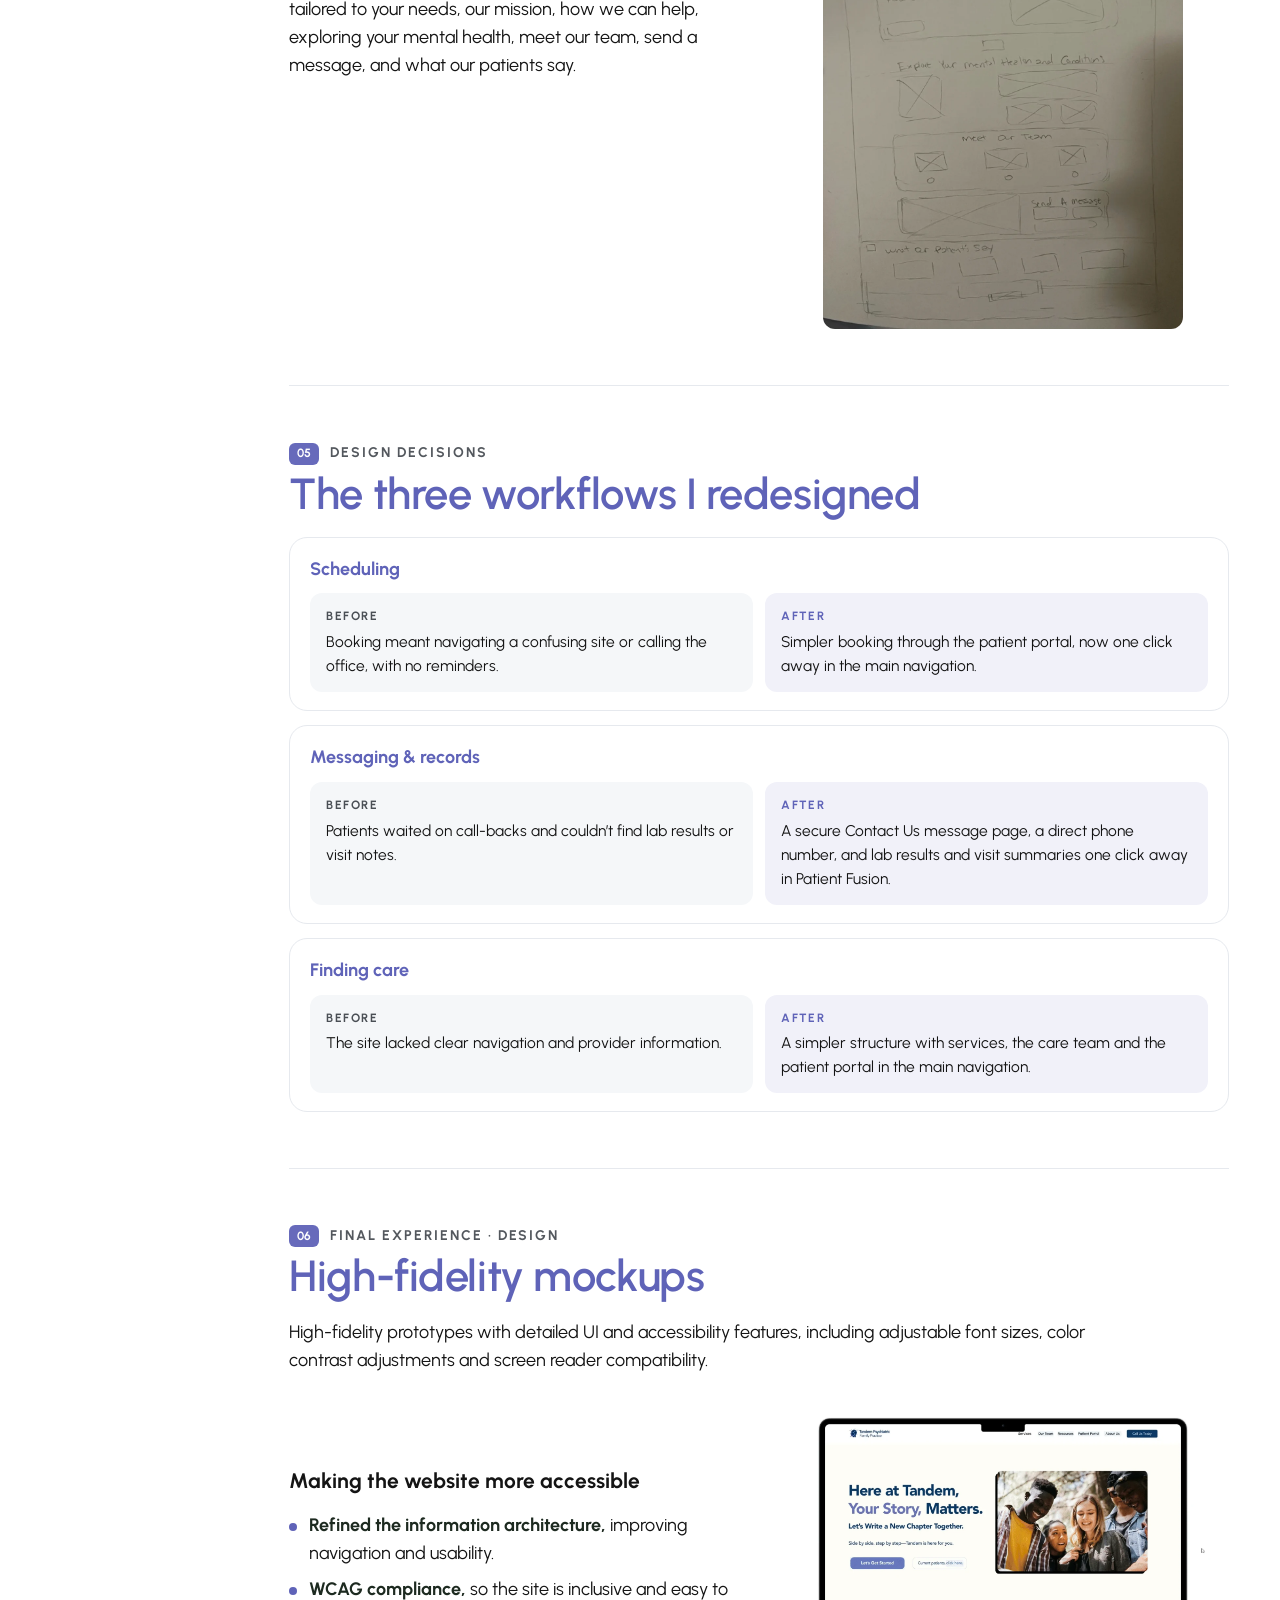
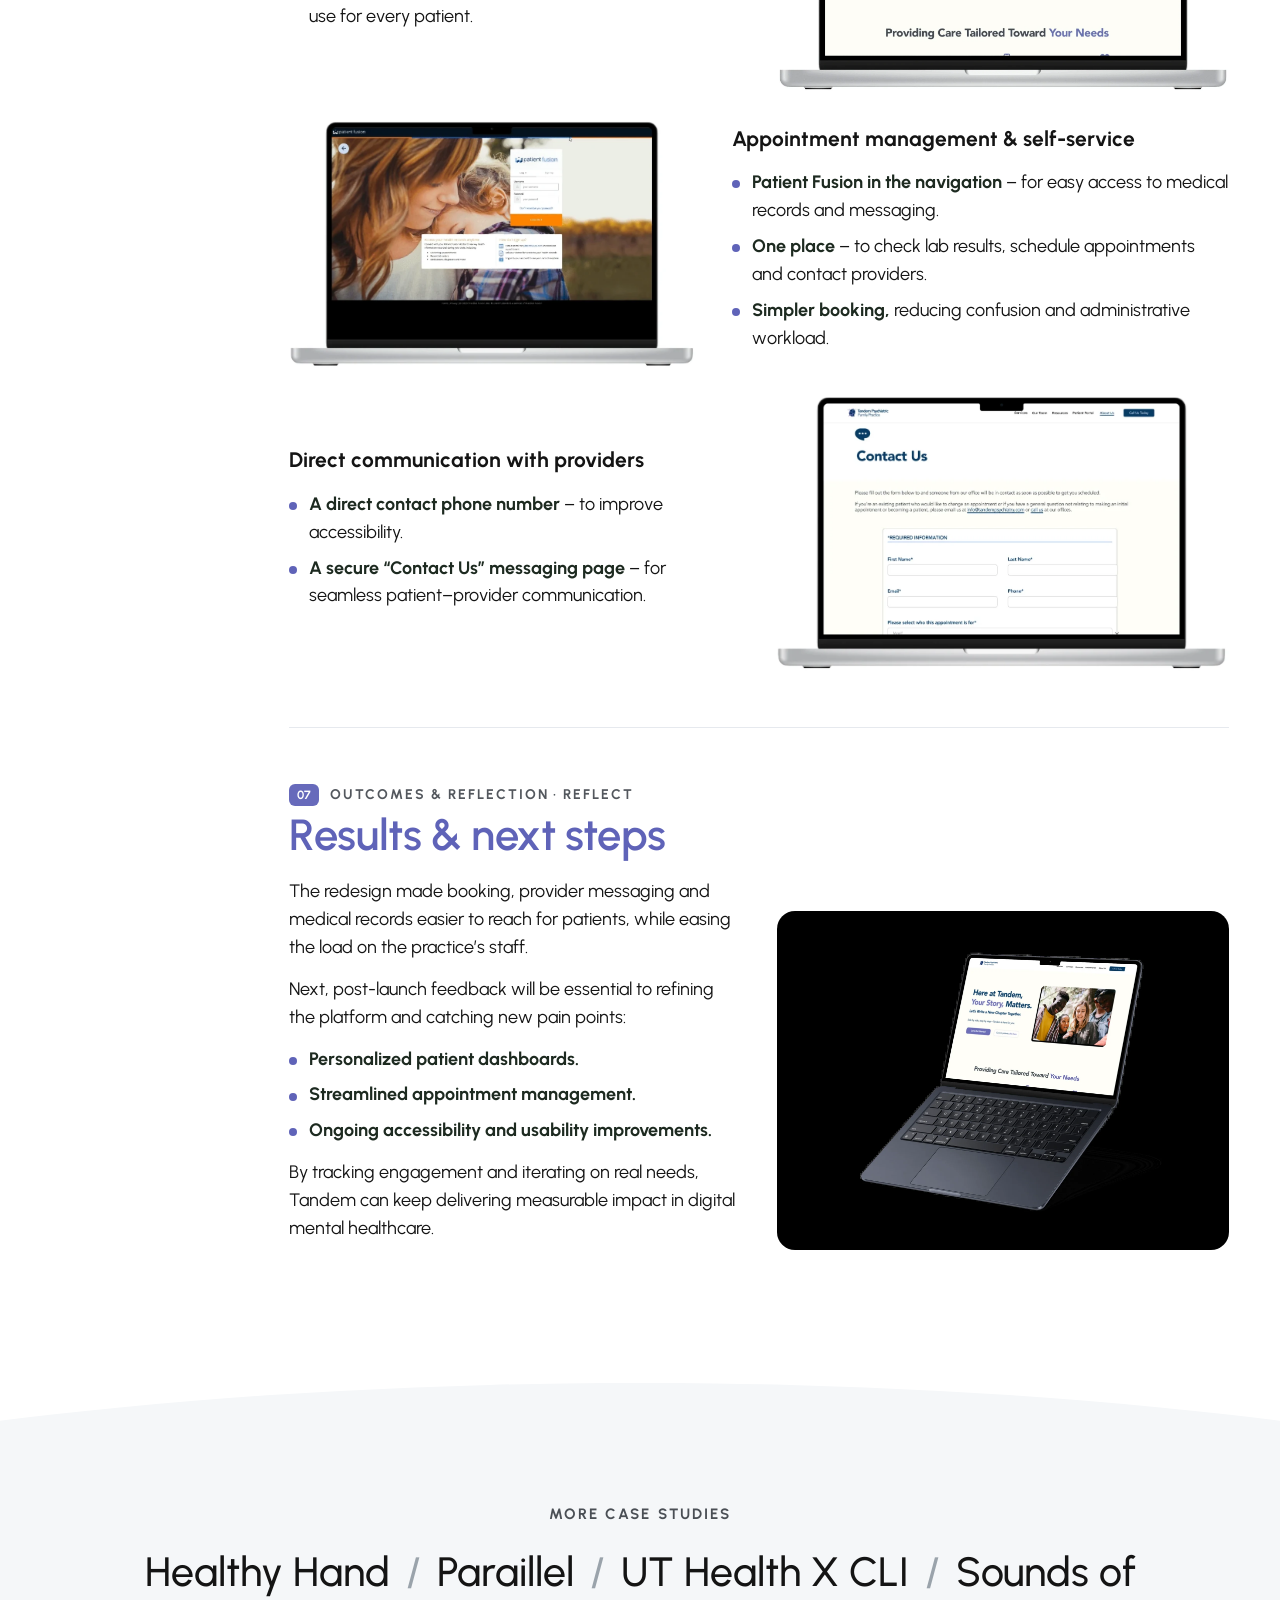
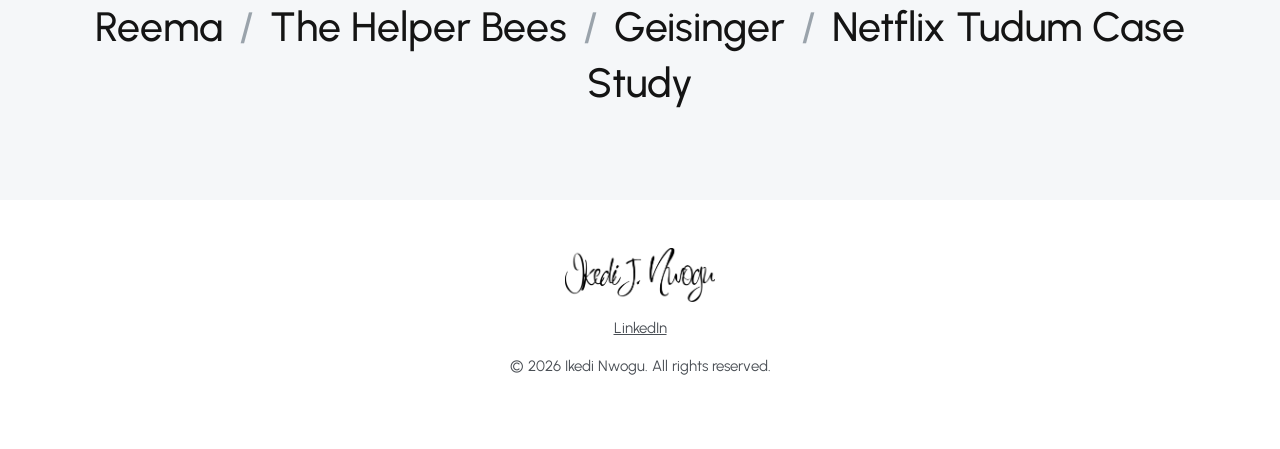
<file: projects/tandem.html>
<!doctype html>
<html lang="en">
<head>
<meta charset="utf-8">
<meta name="viewport" content="width=device-width, initial-scale=1">
<title>Tandem case study · Ikedi J. Nwogu</title>
<meta name="description" content="UX Designer and Researcher on Tandem Psychiatric Family Practice: research-led redesign of scheduling, provider messaging and patient records.">
<meta property="og:title" content="Tandem case study · Ikedi J. Nwogu">
<meta property="og:description" content="UX Designer and Researcher on Tandem Psychiatric Family Practice: research-led redesign of scheduling, provider messaging and patient records.">
<meta property="og:image" content="https://www.ijnwogu.com/assets/img/og.jpg">
<meta property="og:url" content="https://www.ijnwogu.com/projects/tandem.html">
<meta name="twitter:card" content="summary_large_image">
<link rel="icon" href="../assets/img/favicon.png">
<link rel="preload" href="../assets/fonts/urbanist-latin-500-normal.woff2" as="font" type="font/woff2" crossorigin>
<link rel="stylesheet" href="../css/site.css">
</head>
<body class="case" style="--c:#5F63B8">
<a class="skip" href="#main">Skip to content</a>
<header class="nav solid">
  <a class="logo" href="../index.html" aria-label="Ikedi J. Nwogu, home"><img src="../assets/img/signature.png" alt="Ikedi J. Nwogu" width="631" height="227"></a>
  <nav aria-label="Main">
    <a href="../index.html">Home</a>
    <div class="dd">
      <button class="dd-btn on" aria-expanded="false" aria-controls="dd-cases">Product Design<svg viewBox="0 0 12 12" aria-hidden="true"><path d="M2.5 4.5 6 8l3.5-3.5" fill="none" stroke="currentColor" stroke-width="1.6" stroke-linecap="round" stroke-linejoin="round"/></svg></button>
      <div class="dd-menu" id="dd-cases"><a href="../projects/healthyhand.html">Healthy Hand</a><a href="../projects/paraillel.html">Paraillel</a><a href="../projects/cli.html">UT Health X CLI</a><a href="../projects/reema.html">Sounds of Reema</a><a href="../projects/helper-bees.html">The Helper Bees</a><a href="https://ikejustis.github.io/geisinger-redesign/" target="_blank" rel="noopener">Geisinger</a><a href="../projects/tandem.html" aria-current="page">Tandem</a><a href="../projects/tudum.html">Netflix Tudum Case Study</a></div>
    </div>
    <a href="../motion.html">Animation &amp; Motion Design</a>
    <a href="../about.html">About</a>
    <a class="li" href="https://www.linkedin.com/in/ikedi-j-nwogu-963736201/" target="_blank" rel="noopener" aria-label="LinkedIn"><svg viewBox="0 0 24 24" aria-hidden="true"><path fill="currentColor" d="M4.98 3.5a2.5 2.5 0 110 5 2.5 2.5 0 010-5zM3 9.5h4V21H3zM9.5 9.5h3.8v1.6h.06c.53-1 1.83-2.06 3.77-2.06 4.03 0 4.77 2.65 4.77 6.1V21h-4v-5.1c0-1.22-.02-2.78-1.7-2.78-1.7 0-1.96 1.33-1.96 2.7V21h-4z"/></svg></a>
  </nav>
</header>
<main id="main">
<section class="case-hero" style="--c:#5F63B8">
  <div class="ch-txt">
    <p class="eyebrow num-eyebrow"><span class="n">01</span> Project introduction</p>
    <img class="ch-logo" src="../assets/img/tan/logo.webp" alt="Tandem Psychiatric Family Practice" width="506" height="130">
    <h1 class="long" style="color:#23285E">Making mental health care easier to reach, for patients and the people who care for them.</h1>
    <p class="lede">Tandem is a psychiatric family practice treating addiction, anxiety, depression, bipolar disorder, ADHD and childhood mental health. I redesigned how patients schedule, reach their providers and find their records, while easing the load on the practice’s staff.</p>
  </div>
  <div class="ch-pic"><img src="../assets/img/tan/hero.webp" alt="The redesigned Tandem home page on a desktop monitor" width="1252" height="732"></div>
</section>
<dl class="facts"><div><dt>Company</dt><dd>Tandem Psychiatric Family Practice</dd></div><div><dt>Role</dt><dd>UX Designer – UX Researcher</dd></div><div><dt>Users</dt><dd>Patients, caregivers, clinicians and practice staff</dd></div><div><dt>Platform</dt><dd>Website + patient portal (Patient Fusion)</dd></div></dl>
<section class="glance" aria-label="At a glance"><div><h2>The problem</h2><p>Patients couldn’t easily book, reach their provider or find lab results, and staff absorbed the calls.</p></div><div><h2>What I owned</h2><p>Research with 20 patients, journey mapping, a new information architecture and a WCAG-compliant redesign.</p></div><div><h2>What changed</h2><p>Booking, provider messaging and records moved one click from the home page, on a WCAG-compliant site.</p></div></section>
<div class="case-body">
  <nav class="toc" aria-label="On this page"><p class="toc-ph"><span>01</span>Project introduction</p><a href="#challenge">The challenge</a><p class="toc-ph"><span>02</span>The problem</p><a href="#problem">The problem</a><a href="#problem-new">Who Tandem serves</a><a href="#solution">The solution</a><p class="toc-ph"><span>03</span>My role &amp; approach</p><a href="#role">What I owned</a><a href="#process">Design process</a><p class="toc-ph"><span>04</span>Research &amp; insights</p><a href="#research">User research</a><a href="#personas">User personas</a><p class="toc-ph"><span>05</span>Design decisions</p><a href="#ideate">Concept development</a><a href="#wireframe">Wireframe</a><a href="#workflows">The three workflows I redesigned</a><p class="toc-ph"><span>06</span>Final experience</p><a href="#hifi">High-fidelity mockups</a><p class="toc-ph"><span>07</span>Outcomes &amp; reflection</p><a href="#next">Results & next steps</a></nav>
  <div class="case-main">
<section class="cs" id="challenge" aria-labelledby="challenge-h">
  <p class="eyebrow"><span class="n">01</span> Project introduction · Project overview</p><h2 id="challenge-h" style="color:#5F63B8">The challenge</h2>
<p>Tandem is a psychiatric practice that helps people navigate mental health challenges such as addiction, anxiety, depression, bipolar disorder, ADHD and childhood mental health issues. Despite exceptional care, patients and caregivers were struggling with the digital tools available to them. Scheduling appointments, communicating with providers and reaching critical medical information were far from seamless. That meant frustration, missed appointments and a disjointed experience for caregivers and clinicians alike.</p>
    <p>As Tandem’s UX Designer and Researcher, I was tasked with making this experience more <b>accessible, efficient and empowering</b> for patients and providers: streamlining scheduling, improving communication and making medical records easy to reach, while making the practice run more smoothly.</p>
</section>
<section class="cs" id="problem" aria-labelledby="problem-h">
  <p class="eyebrow"><span class="n">02</span> The problem · Project overview</p><h2 id="problem-h" style="color:#5F63B8">The problem</h2>
<div class="callout">
  <p class="big">Patients had trouble reaching their providers, managing appointments and finding important medical information.</p>
  <p>Many missed appointments, got lost in a complex website, or couldn’t quickly message their doctors.</p>
</div>
<h3>What patients told us</h3>
<ul class="pts"><li><b>Limited direct communication</b> – with providers.</li><li><b>Difficulty reaching medical information.</b></li><li><b>Website accessibility barriers.</b></li><li><b>Appointment management issues.</b></li></ul>
</section>
<section class="cs" id="problem-new" aria-labelledby="problem-new-h">
  <p class="eyebrow"><span class="n">02</span> The problem</p><h2 id="problem-new-h" style="color:#5F63B8">Who Tandem serves</h2>
<div class="two-sided">
  <article><h3>Patients &amp; caregivers</h3><p>People managing anxiety, depression, ADHD and other conditions, often booking for themselves and a child. Every extra step or phone call is harder when you’re already struggling.</p></article>
  <article><h3>Clinicians &amp; staff</h3><p>Missed appointments, repeated calls about scheduling and lab results, and messages scattered across phone and email, all taking time away from care.</p></article>
</div>
</section>
<section class="cs" id="solution" aria-labelledby="solution-h">
  <p class="eyebrow"><span class="n">02</span> The problem · Project overview</p><h2 id="solution-h" style="color:#5F63B8">The solution</h2>
<p class="big">Streamline scheduling, strengthen provider communication and improve accessibility for a more seamless, patient-centered experience.</p>
<div class="features"><div class="feat"><h3>Direct communication with providers</h3><p>A secure “Contact Us” message page where patients can write to their doctor directly, improving communication and response times.</p></div><div class="feat"><h3>Appointment management & self-service</h3><p>The practice’s existing patient service site brought into the main navigation, reducing admin work and patient confusion.</p></div><div class="feat"><h3>A more accessible website</h3><p>A refined information architecture and wireframes that improve navigation and the overall experience.</p></div></div>

</section>
<section class="cs" id="role" aria-labelledby="role-h">
  <p class="eyebrow"><span class="n">03</span> My role &amp; approach</p><h2 id="role-h" style="color:#5F63B8">What I owned</h2>
<div class="own"><div><h3>I led</h3><ul><li>Patient surveys (20 patients) and stakeholder workshops</li><li>Personas and the patient journey map</li><li>The new information architecture</li><li>Wireframes, hi-fi design and WCAG compliance</li></ul></div><div><h3>I partnered with</h3><ul><li>The practice’s clinicians and staff</li><li>Practice leadership on business goals</li><li>Stakeholders in workshops, to align product goals with patient needs</li></ul></div><div><h3>Balancing both sides</h3><ul><li>Patients: fewer steps and direct contact</li><li>Practice: fewer calls and no-shows</li><li>Both: one place for records and messages</li></ul></div></div>
</section>
<section class="cs" id="process" aria-labelledby="process-h">
  <p class="eyebrow"><span class="n">03</span> My role &amp; approach · Project overview</p><h2 id="process-h" style="color:#5F63B8">Design process</h2>
<p>I followed a structured UX process to keep the work user-centered and research-driven while aligning with business goals.</p>
<div class="scroll-x"><figure class="fig diamond" role="img" aria-label="Design process: a double diamond. DISCOVER, DEFINE, DEVELOP, DELIVER: design objectives and goals, research, analysis and synthesis and ideation, then concept solution, prototype and test, iterate and evaluate, and finalize; from broad goal to stakeholder review to high-fidelity design.">
<svg viewBox="0 0 1000 400" aria-hidden="true">
  <polygon points="40,200 270,40 500,200 270,360" fill="#ECE8FB"/>
  <polygon points="500,200 730,40 960,200 730,360" fill="#C9DDFB"/>
  <g stroke="#ffffff" stroke-width="2" stroke-dasharray="5 6"><line x1="155" y1="120" x2="155" y2="280"/><line x1="270" y1="40" x2="270" y2="360"/><line x1="385" y1="120" x2="385" y2="280"/><line x1="615" y1="120" x2="615" y2="280"/><line x1="730" y1="40" x2="730" y2="360"/><line x1="845" y1="120" x2="845" y2="280"/></g>
  <g stroke="#C9D3D9" stroke-width="2"><line x1="40" y1="20" x2="40" y2="380"/><line x1="500" y1="20" x2="500" y2="380"/><line x1="960" y1="20" x2="960" y2="380"/></g>
  <g font-family="Urbanist, sans-serif" font-weight="700" font-size="15" letter-spacing="1.5" fill="#3E4A40" text-anchor="middle">
    <text x="155" y="14">DISCOVER</text><text x="385" y="14">DEFINE</text><text x="615" y="14">DEVELOP</text><text x="845" y="14">DELIVER</text>
  </g>
  <g font-family="Urbanist, sans-serif" font-weight="700" font-size="12.5" letter-spacing=".6" fill="#2b3540" text-anchor="middle">
    <text x="98" y="196">OBJECTIVES</text><text x="98" y="212">&amp; GOALS</text>
    <text x="212" y="205">RESEARCH</text>
    <text x="327" y="196">ANALYSIS &amp;</text><text x="327" y="212">SYNTHESIS</text>
    <text x="442" y="205">IDEATION</text>
    <text x="557" y="196">CONCEPT</text><text x="557" y="212">SOLUTION</text>
    <text x="672" y="196">PROTOTYPE</text><text x="672" y="212">&amp; TEST</text>
    <text x="787" y="196">ITERATE &amp;</text><text x="787" y="212">EVALUATE</text>
    <text x="902" y="205">FINALIZE</text>
  </g>
  <g font-family="Urbanist, sans-serif" font-weight="700" font-size="13" letter-spacing="1.5" fill="#8A97A0" text-anchor="middle">
    <text x="40" y="398" text-anchor="start">BROAD GOAL</text><text x="500" y="398">STAKEHOLDER REVIEW</text><text x="960" y="398" text-anchor="end">HIGH-FIDELITY DESIGN</text>
  </g>
</svg></figure></div>
</section>
<section class="cs" id="research" aria-labelledby="research-h">
  <p class="eyebrow"><span class="n">04</span> Research &amp; insights · Empathize</p><h2 id="research-h" style="color:#5F63B8">User research</h2>
<p>To begin, I ran UX research to understand the challenges patients faced:</p>
<ul class="pts"><li><b>User surveys:</b> with patients about their day-to-day needs and frustrations with existing tools.</li><li><b>Stakeholder workshops:</b> with the internal team, to align product goals with user needs.</li></ul>
<p>The survey covered <b>20 patients</b>, gathering qualitative insight into their digital experience and pain points.</p>
<div class="stats four">
  <div class="stat" style="--w:85%"><b>85%</b><span>were frustrated by the lack of direct communication with providers</span><i></i></div>
  <div class="stat" style="--w:75%"><b>75%</b><span>found appointment scheduling confusing and hard to navigate</span><i></i></div>
  <div class="stat" style="--w:60%"><b>60%</b><span>struggled to find lab results and other critical health information</span><i></i></div>
  <div class="stat" style="--w:40%"><b>40%</b><span>had trouble using the website because of poor navigation and accessibility</span><i></i></div>
</div>
<div class="quotes"><blockquote><p>“I wish I could just send my doctor a quick message instead of waiting for a call back.”</p><footer>Female patient, 45</footer></blockquote><blockquote><p>“It’s frustrating that I have to go through multiple steps just to see my lab results.”</p><footer>Male patient, 57</footer></blockquote><blockquote><p>“The website is confusing, and I can’t find the information I need.”</p><footer>Female patient, 43</footer></blockquote><blockquote><p>“I missed my last appointment because I forgot the time, and I can’t find an easy way to check my next one.”</p><footer>Male patient, 24</footer></blockquote></div>
</section>
<section class="cs" id="personas" aria-labelledby="personas-h">
  <p class="eyebrow"><span class="n">04</span> Research &amp; insights · Define</p><h2 id="personas-h" style="color:#5F63B8">User personas</h2>
<p>The research pointed to two core personas:</p>
<div class="personas"><article class="persona">
  <img class="pphoto" src="../assets/img/tan/justin.webp" alt="" loading="lazy" decoding="async" width="204" height="347">
  <div class="pbody"><header><h3>Justin Carter</h3><p>24 · Graphic Designer</p></header>
  <p>Justin was recently diagnosed with bipolar disorder and is working to establish a consistent care routine. As a freelancer, his schedule is unpredictable, and he often forgets appointments. He wants a mobile-friendly platform where he can quickly check availability, reschedule when needed and reach his provider easily. He prefers messaging over phone calls, so messaging his doctor directly is essential.</p>
  <div class="pgrid"><div><h4>Goals</h4><ul><li>Get appointment reminders and see provider availability instantly</li><li>Use an easy-to-navigate, mobile-optimized interface</li><li>Communicate by message instead of phone calls</li><li>Get to his medical information securely and quickly on the go</li></ul></div><div><h4>Challenges</h4><ul><li>Forgets appointments and needs reminders</li><li>Needs mobile access to schedule changes and provider messaging</li><li>Finds phone calls inconvenient and prefers texting or online messaging</li><li>Needs lab results without clicking through multiple pages</li></ul></div></div></div>
</article><article class="persona">
  <img class="pphoto" src="../assets/img/tan/sarah.webp" alt="" loading="lazy" decoding="async" width="204" height="347">
  <div class="pbody"><header><h3>Sarah Thompson</h3><p>45 · High School Teacher</p></header>
  <p>Sarah has been managing anxiety for several years while also caring for her teenage son, who has ADHD. She schedules appointments for both of them, and finds it frustrating to manage multiple appointments, find lab results and reach providers. She wants a simple, intuitive platform where she can check availability, message doctors and stay on top of her family’s mental health care.</p>
  <div class="pgrid"><div><h4>Goals</h4><ul><li>Book and manage appointments for herself and her son in one place</li><li>See her family’s lab results and visit notes without digging</li><li>Message providers directly instead of making repeat phone calls</li><li>Use a calm, clearly organized platform she can trust</li></ul></div><div><h4>Challenges</h4><ul><li>Juggles two people’s appointments across separate schedules and calls</li><li>Can’t find lab results and records quickly when she needs them</li><li>Spends time on hold or waiting for call-backs to reach a provider</li><li>Gets overwhelmed by cluttered navigation, which adds stress when she’s already anxious</li></ul></div></div></div>
</article></div>
<h3>User journey map</h3>
<p>I mapped the current patient journey to find where the system was failing and where there was room to improve.</p>
<div class="scroll-x"><table class="jmap"><thead><tr><th scope="col">Stage</th><th scope="col">User goal</th><th scope="col">User actions</th><th scope="col">Emotions</th><th scope="col">Pain points</th><th scope="col">Opportunities</th></tr></thead><tbody><tr><th scope="row">Awareness</th><td>Learn about Tandem and find mental health care</td><td>Searches online, asks for referrals, visits the website</td><td>Confused, unsure of next steps</td><td>Website lacks clear navigation and provider info</td><td>Improve site structure, add a “Find a Provider” page</td></tr><tr><th scope="row">Onboarding</th><td>Set up an account and understand services</td><td>Creates an account, tries to explore options</td><td>Frustrated by unclear steps</td><td>Complicated forms, login issues</td><td>Simplify onboarding with guided tutorials</td></tr><tr><th scope="row">Appointment booking</th><td>Schedule a visit with minimal effort</td><td>Tries to book online or calls the office</td><td>Stressed, annoyed</td><td>Hard-to-use scheduling, no reminders</td><td>One-click scheduling, automated confirmations</td></tr><tr><th scope="row">Pre-visit preparation</th><td>Prepare and complete forms</td><td>Fills out intake forms, reviews provider details</td><td>Anxious about missing paperwork</td><td>No digital intake, unclear instructions</td><td>Mobile-friendly digital forms, automated reminders</td></tr><tr><th scope="row">Consultation</th><td>Meet the provider and discuss concerns</td><td>Attends the session, takes notes, asks questions</td><td>Relieved but forgets key info</td><td>No easy way to track session notes</td><td>Post-visit summary in the patient portal</td></tr><tr><th scope="row">Post-visit follow-up</th><td>Review the summary and next steps</td><td>Looks for instructions, tries to message the provider</td><td>Confused, uncertain about next steps</td><td>Hard to find visit notes, delayed responses</td><td>Secure messaging, visit summaries</td></tr><tr><th scope="row">Ongoing engagement</th><td>Stay connected and manage care</td><td>Sends messages, checks the portal for updates</td><td>Confident in ongoing care</td><td>No real-time support, unclear medication reminders</td><td>Chat support, automated medication reminders</td></tr></tbody></table></div>
</section>
<section class="cs" id="ideate" aria-labelledby="ideate-h">
  <p class="eyebrow"><span class="n">05</span> Design decisions · Ideate</p><h2 id="ideate-h" style="color:#5F63B8">Concept development</h2>
<p>I led brainstorming sessions with the cross-functional team to turn the pain points into solutions:</p>
<ul class="pts"><li><b>Redesign the website</b> – to improve navigation and accessibility.</li><li><b>Full accessibility compliance</b> – following WCAG guidelines.</li><li><b>Bring the patient portal into the main navigation,</b> so lab results, scheduling and provider messaging are in one central place.</li></ul>
<p>These ideas became the foundation of our design and development strategy, keeping the solutions user-centered and aligned with business goals.</p>
<h3>Affinity mapping</h3>
<div class="split rev">
  <a class="zoom" href="../assets/img/tan/affinity.webp" target="_blank" rel="noopener" aria-label="Open full size: Affinity map: patient pain points, business challenges, user needs and expectations, and potential solutions"><figure class="fig "><img src="../assets/img/tan/affinity.webp" alt="Affinity map: patient pain points, business challenges, user needs and expectations, and potential solutions" loading="lazy" decoding="async"></figure></a>
  <div>
    <p>The affinity map organized insights from patient feedback, stakeholder interviews and research into pain points, business challenges and opportunities, revealing the patterns behind our design decisions.</p>
    <ul class="pts"><li><b>Business challenges:</b> high no-show rates, a heavy administrative workload and inefficient patient communication.</li><li><b>User needs:</b> seamless booking, easy access to health records, direct messaging with providers and an accessible interface.</li></ul>
  </div>
</div>
<h3>Key insights</h3>
<div class="features"><div class="feat"><h3>Quick, easy interactions</h3><p>Patients value quick, easy interactions with their providers.</p></div><div class="feat"><h3>Less friction for everyone</h3><p>Reducing administrative friction benefits patients and staff.</p></div><div class="feat"><h3>Accessibility drives engagement</h3><p>Improving accessibility can raise patient engagement.</p></div></div>
<h3>Information architecture</h3>
<p>I restructured Tandem’s information architecture to improve <b>navigation, accessibility and usability</b> for patients and providers. A simpler structure, with scheduling, messaging and medical records easy to find and a clear flow, raised engagement and reduced administrative friction.</p>
<a class="zoom" href="../assets/img/tan/ia.webp" target="_blank" rel="noopener" aria-label="Open full size: Sitemap: the home page leads to Resources, Our Services, Let’s Get Started, Our Team, Patient Portal and Contact"><figure class="fig wide"><img src="../assets/img/tan/ia.webp" alt="Sitemap: the home page leads to Resources, Our Services, Let’s Get Started, Our Team, Patient Portal and Contact" loading="lazy" decoding="async"></figure></a>
</section>
<section class="cs" id="wireframe" aria-labelledby="wireframe-h">
  <p class="eyebrow"><span class="n">05</span> Design decisions · Design</p><h2 id="wireframe-h" style="color:#5F63B8">Wireframe</h2>
<div class="split">
  <div>
    <p>I sketched the home page on paper, then built interactive mockups in Figma to bring the concepts to life.</p>
    <p>The sketch sets the order of the page: the hero, care tailored to your needs, our mission, how we can help, exploring your mental health, meet our team, send a message, and what our patients say.</p>
  </div>
  <a class="zoom" href="../assets/img/tan/wireframe-paper.webp" target="_blank" rel="noopener" aria-label="Open full size: Hand-drawn wireframe of the Tandem home page"><figure class="fig tallfig"><img src="../assets/img/tan/wireframe-paper.webp" alt="Hand-drawn wireframe of the Tandem home page" loading="lazy" decoding="async"></figure></a>
</div>
</section>
<section class="cs" id="workflows" aria-labelledby="workflows-h">
  <p class="eyebrow"><span class="n">05</span> Design decisions</p><h2 id="workflows-h" style="color:#5F63B8">The three workflows I redesigned</h2>
<div class="ba"><article><h3>Scheduling</h3><div class="ba-in"><p class="b"><span>Before</span>Booking meant navigating a confusing site or calling the office, with no reminders.</p><p class="a"><span>After</span>Simpler booking through the patient portal, now one click away in the main navigation.</p></div></article><article><h3>Messaging & records</h3><div class="ba-in"><p class="b"><span>Before</span>Patients waited on call-backs and couldn’t find lab results or visit notes.</p><p class="a"><span>After</span>A secure Contact Us message page, a direct phone number, and lab results and visit summaries one click away in Patient Fusion.</p></div></article><article><h3>Finding care</h3><div class="ba-in"><p class="b"><span>Before</span>The site lacked clear navigation and provider information.</p><p class="a"><span>After</span>A simpler structure with services, the care team and the patient portal in the main navigation.</p></div></article></div>

</section>
<section class="cs" id="hifi" aria-labelledby="hifi-h">
  <p class="eyebrow"><span class="n">06</span> Final experience · Design</p><h2 id="hifi-h" style="color:#5F63B8">High-fidelity mockups</h2>
<p>High-fidelity prototypes with detailed UI and accessibility features, including adjustable font sizes, color contrast adjustments and screen reader compatibility.</p>
<div class="split">
  <div><h3>Making the website more accessible</h3>
  <ul class="pts"><li><b>Refined the information architecture,</b> improving navigation and usability.</li><li><b>WCAG compliance,</b> so the site is inclusive and easy to use for every patient.</li></ul></div>
  <figure class="fig "><img src="../assets/img/tan/home-laptop.webp" alt="The accessible Tandem home page on a laptop" loading="lazy" decoding="async"></figure>
</div>
<div class="split rev">
  <figure class="fig "><img src="../assets/img/tan/fusion.webp" alt="The Patient Fusion login on a laptop, reached from Tandem’s main navigation" loading="lazy" decoding="async"></figure>
  <div><h3>Appointment management & self-service</h3>
  <ul class="pts"><li><b>Patient Fusion in the navigation</b> – for easy access to medical records and messaging.</li><li><b>One place</b> – to check lab results, schedule appointments and contact providers.</li><li><b>Simpler booking,</b> reducing confusion and administrative workload.</li></ul></div>
</div>
<div class="split">
  <div><h3>Direct communication with providers</h3>
  <ul class="pts"><li><b>A direct contact phone number</b> – to improve accessibility.</li><li><b>A secure “Contact Us” messaging page</b> – for seamless patient–provider communication.</li></ul></div>
  <figure class="fig "><img src="../assets/img/tan/contact.webp" alt="The Tandem Contact Us page on a laptop" loading="lazy" decoding="async"></figure>
</div>
</section>
<section class="cs" id="next" aria-labelledby="next-h">
  <p class="eyebrow"><span class="n">07</span> Outcomes &amp; reflection · Reflect</p><h2 id="next-h" style="color:#5F63B8">Results & next steps</h2>
<div class="split">
  <div>
    <p>The redesign made booking, provider messaging and medical records easier to reach for patients, while easing the load on the practice’s staff.</p>
    <p>Next, post-launch feedback will be essential to refining the platform and catching new pain points:</p>
    <ul class="pts"><li><b>Personalized patient dashboards.</b></li><li><b>Streamlined appointment management.</b></li><li><b>Ongoing accessibility and usability improvements.</b></li></ul>
    <p>By tracking engagement and iterating on real needs, Tandem can keep delivering measurable impact in digital mental healthcare.</p>
  </div>
  <figure class="fig "><img src="../assets/img/tan/next-steps.webp" alt="The Tandem home page on a dark laptop" loading="lazy" decoding="async"></figure>
</div>
</section>
  </div>
</div>
<section class="others" aria-labelledby="others-h">
  <h2 id="others-h" class="sec">More case studies</h2>
  <p><a href="../projects/healthyhand.html">Healthy Hand</a><span aria-hidden="true"> / </span><a href="../projects/paraillel.html">Paraillel</a><span aria-hidden="true"> / </span><a href="../projects/cli.html">UT Health X CLI</a><span aria-hidden="true"> / </span><a href="../projects/reema.html">Sounds of Reema</a><span aria-hidden="true"> / </span><a href="../projects/helper-bees.html">The Helper Bees</a><span aria-hidden="true"> / </span><a href="https://ikejustis.github.io/geisinger-redesign/" target="_blank" rel="noopener">Geisinger</a><span aria-hidden="true"> / </span><a href="../projects/tudum.html">Netflix Tudum Case Study</a></p>
</section>
</main>
<footer class="foot">
  <img src="../assets/img/signature.png" alt="Ikedi J. Nwogu" width="631" height="227">
  <p><a class="foot-li" href="https://www.linkedin.com/in/ikedi-j-nwogu-963736201/" target="_blank" rel="noopener">LinkedIn</a></p>
  <p>© <span id="yr">2026</span> Ikedi Nwogu. All rights reserved.</p>
</footer>
<script>
document.getElementById('yr').textContent = new Date().getFullYear();
/* Every page opens at the top: clicking a project, in the list or the dropdown, starts its case study
   from the beginning. Links to a section (#…) and the browser's Back button keep their place. */
(function () {
  var entry = performance.getEntriesByType && performance.getEntriesByType('navigation')[0];
  if (location.hash || (entry && entry.type !== 'navigate')) return;
  /* Keep putting it back at the top while the page settles, until the visitor scrolls themselves. */
  var moved = false;
  ['wheel', 'touchstart', 'keydown'].forEach(function (t) { addEventListener(t, function () { moved = true; }, { passive: true, once: true }); });
  function toTop() { if (!moved) window.scrollTo({ top: 0, left: 0, behavior: 'instant' }); }
  toTop(); addEventListener('load', function () { toTop(); setTimeout(toTop, 150); setTimeout(toTop, 450); });
})();
/* The logo goes to the top of the home page. On the home page itself it glides back up. */
(function () {
  var logo = document.querySelector('.logo');
  if (!logo) return;
  logo.addEventListener('click', function (e) {
    if (new URL(logo.href, location.href).pathname !== location.pathname) return;
    e.preventDefault();
    var still = matchMedia('(prefers-reduced-motion: reduce)').matches;
    window.scrollTo({ top: 0, behavior: still ? 'instant' : 'smooth' });
    if (location.hash) history.replaceState(null, '', location.pathname + location.search);
  });
})();
/* Product Design dropdown: opens on hover (desktop) and on tap or Enter;
   Escape or a click elsewhere closes it. */
(function () {
  var dd = document.querySelector('.dd'), btn = dd && dd.querySelector('.dd-btn');
  if (!btn) return;
  function set(open) { dd.classList.toggle('open', open); btn.setAttribute('aria-expanded', open); }
  btn.addEventListener('click', function () { set(!dd.classList.contains('open')); });
  document.addEventListener('click', function (e) { if (!dd.contains(e.target)) set(false); });
  document.addEventListener('keydown', function (e) { if (e.key === 'Escape' && dd.classList.contains('open')) { set(false); btn.focus(); } });
})();
/* Living sky parallax: each cloud layer moves with the mouse and the scroll by its depth. */
(function () {
  var layers = [].slice.call(document.querySelectorAll('.skyfx .layer'));
  if (!layers.length || matchMedia('(prefers-reduced-motion: reduce)').matches) return;
  var mx = 0, my = 0, queued = false;
  function apply() {
    queued = false;
    layers.forEach(function (l) {
      var d = +l.dataset.depth, top = l.parentNode.getBoundingClientRect().top;
      l.style.transform = 'translate3d(' + (mx * d * 28) + 'px,' + (my * d * 16 + Math.min(0, top) * d * .35) + 'px,0)';
    });
  }
  function queue() { if (!queued) { queued = true; requestAnimationFrame(apply); } }
  addEventListener('pointermove', function (e) { mx = e.clientX / innerWidth - .5; my = e.clientY / innerHeight - .5; queue(); }, { passive: true });
  addEventListener('scroll', queue, { passive: true });
})();
</script>
<script>
/* Launch film: starts muted; the button turns the score on and off. */
(function () {
  var v = document.getElementById('film'), b = document.querySelector('[data-snd]');
  if (!v || !b) return;
  b.addEventListener('click', function () {
    v.muted = !v.muted; if (!v.muted) v.play();
    b.setAttribute('aria-pressed', String(!v.muted)); b.querySelector('span').textContent = v.muted ? 'Sound on' : 'Sound off';
  });
})();
/* Highlight the section in view in the side contents. */
(function () {
  var links = {}; document.querySelectorAll('.toc a').forEach(function (a) { links[a.getAttribute('href').slice(1)] = a; });
  if (!('IntersectionObserver' in window)) return;
  var io = new IntersectionObserver(function (es) { es.forEach(function (e) { if (e.isIntersecting) { Object.values(links).forEach(function (a) { a.classList.remove('on'); }); var a = links[e.target.id]; if (a) a.classList.add('on'); } }); }, { rootMargin: '-35% 0px -60% 0px' });
  document.querySelectorAll('.cs').forEach(function (s) { io.observe(s); });
})();
</script>
</body>
</html>
</file>
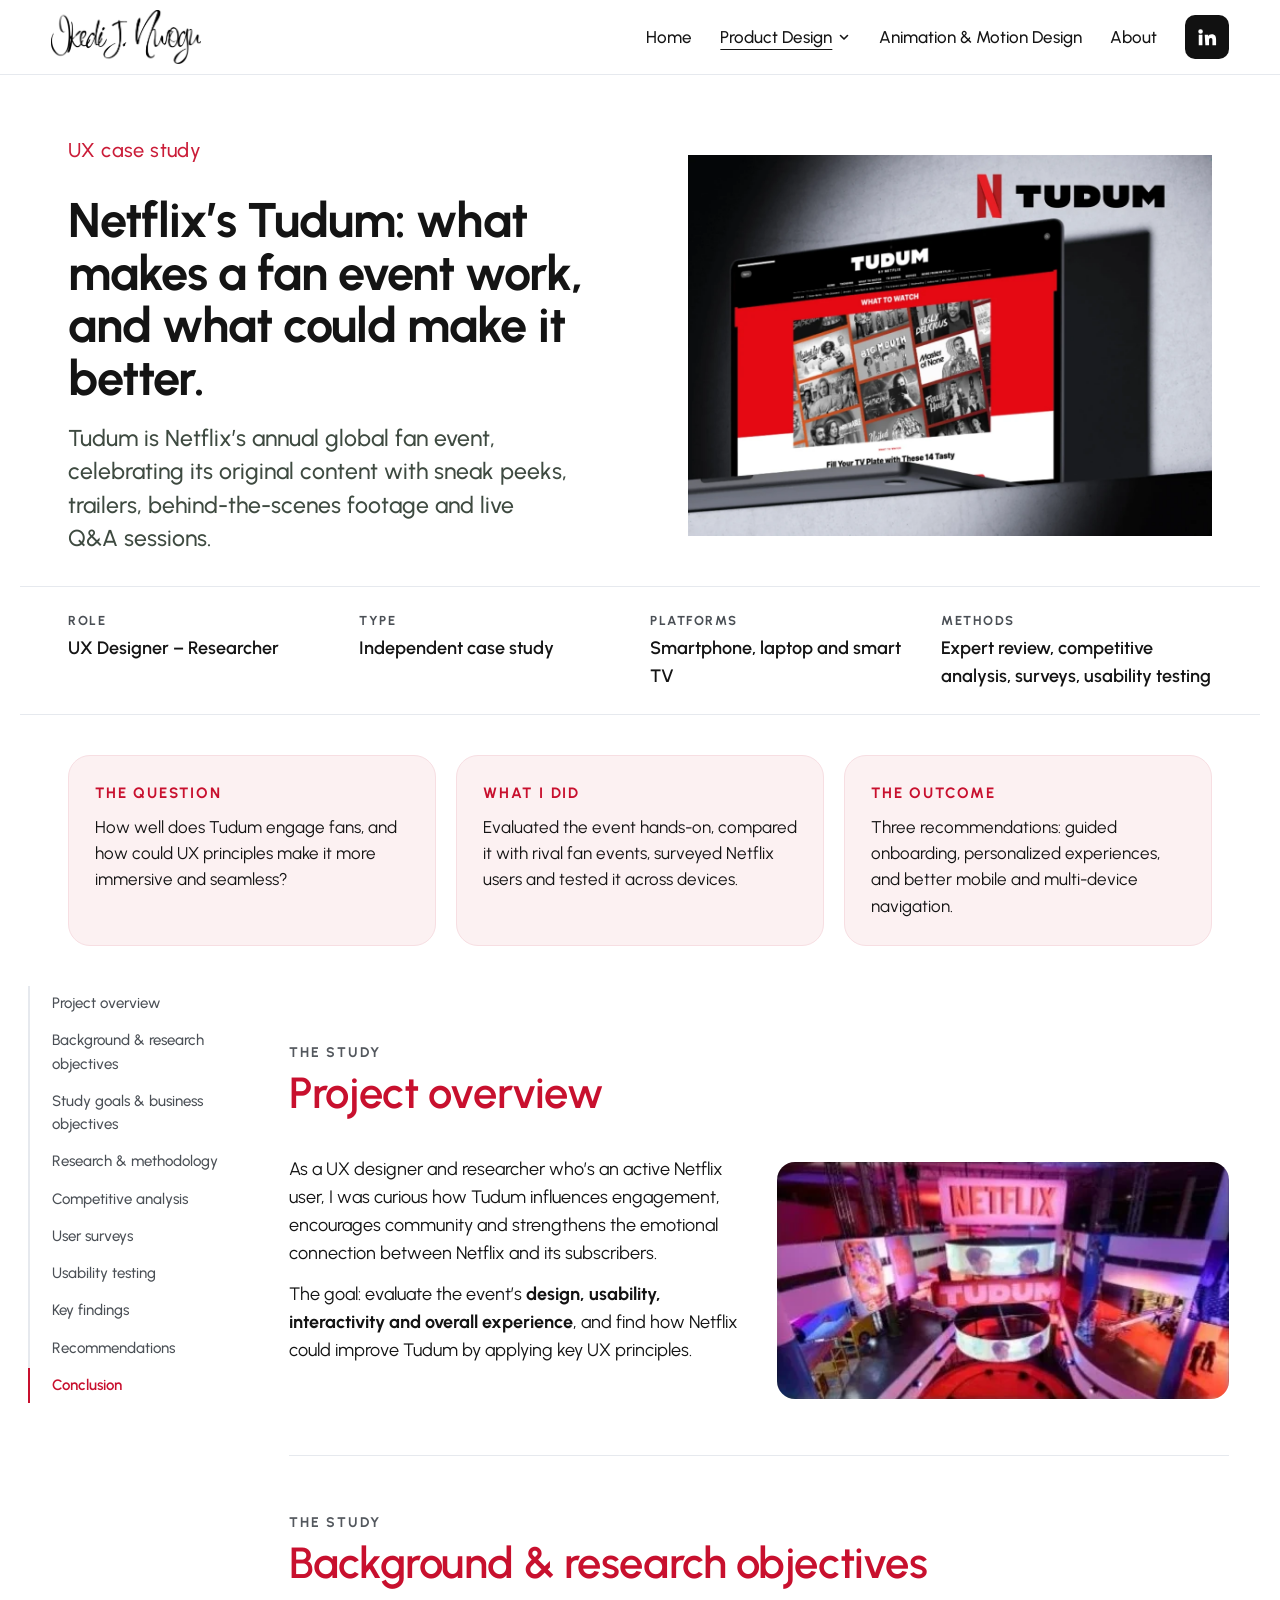
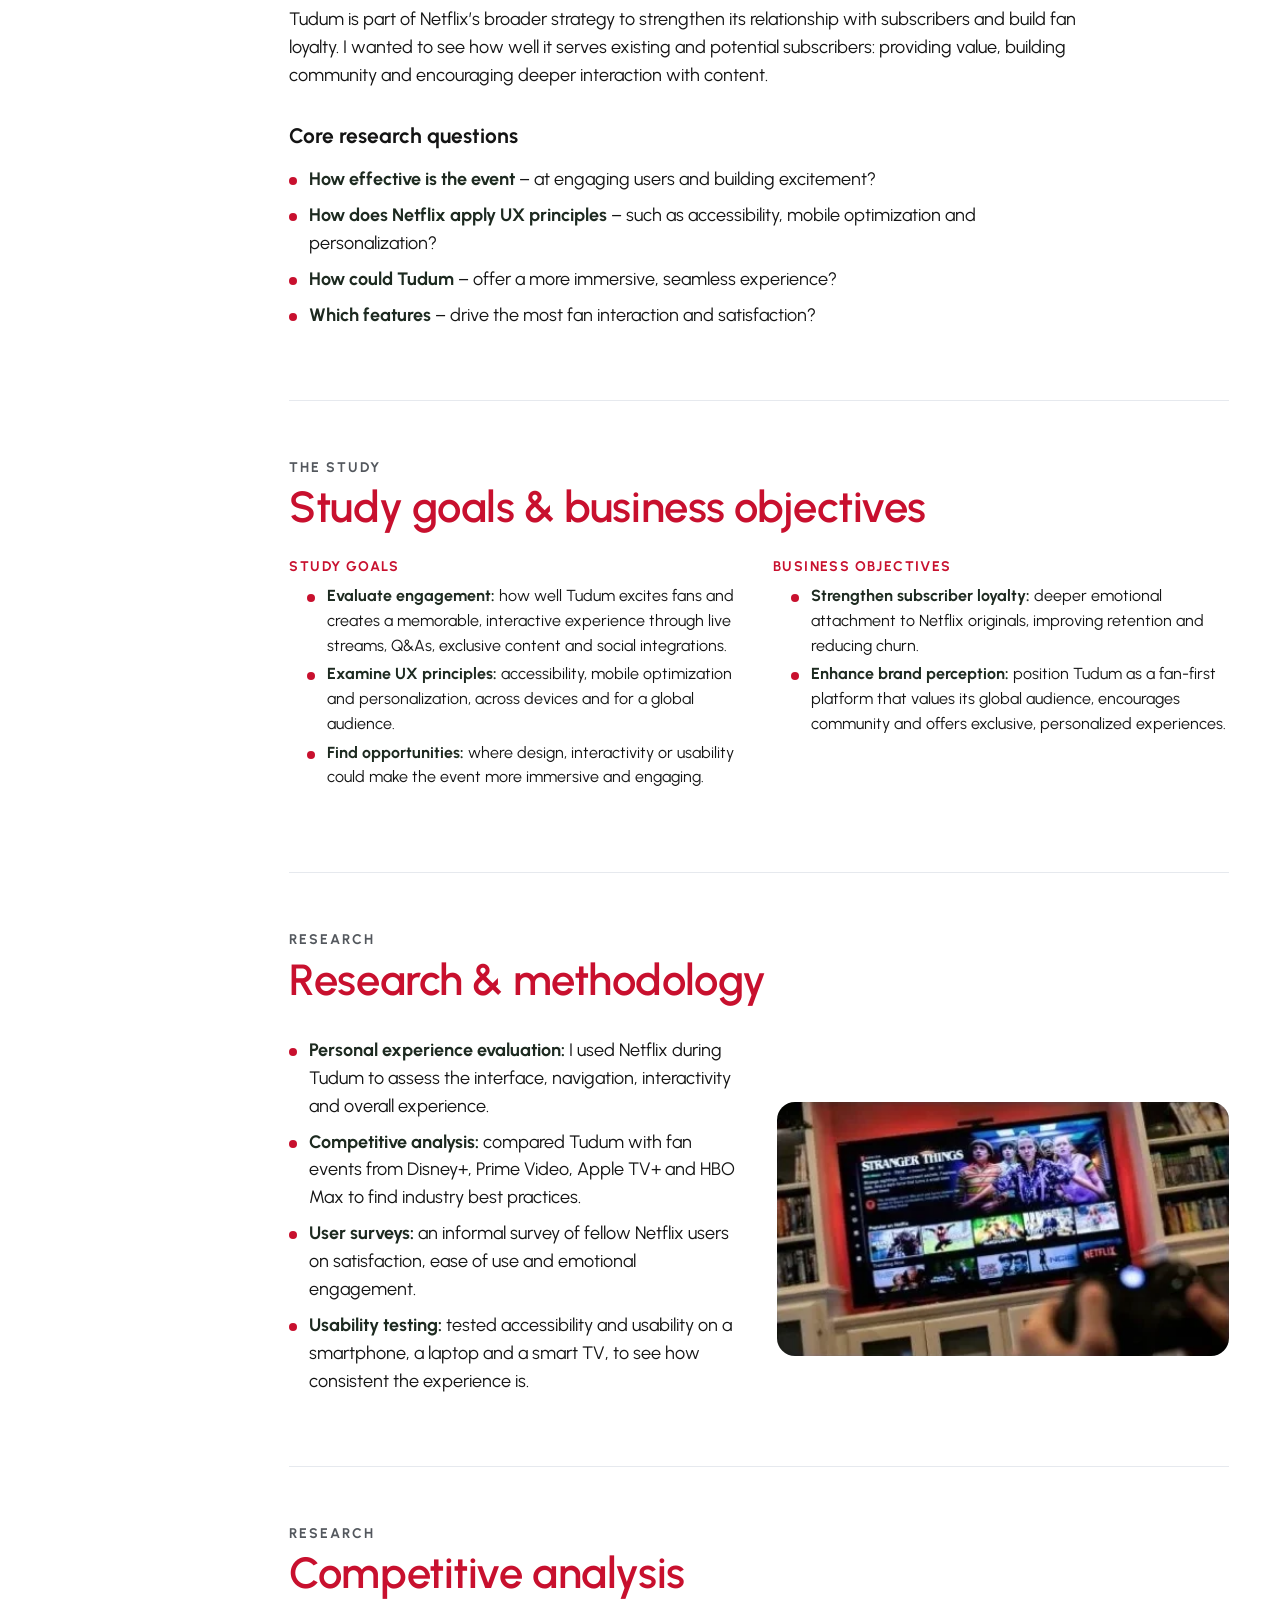
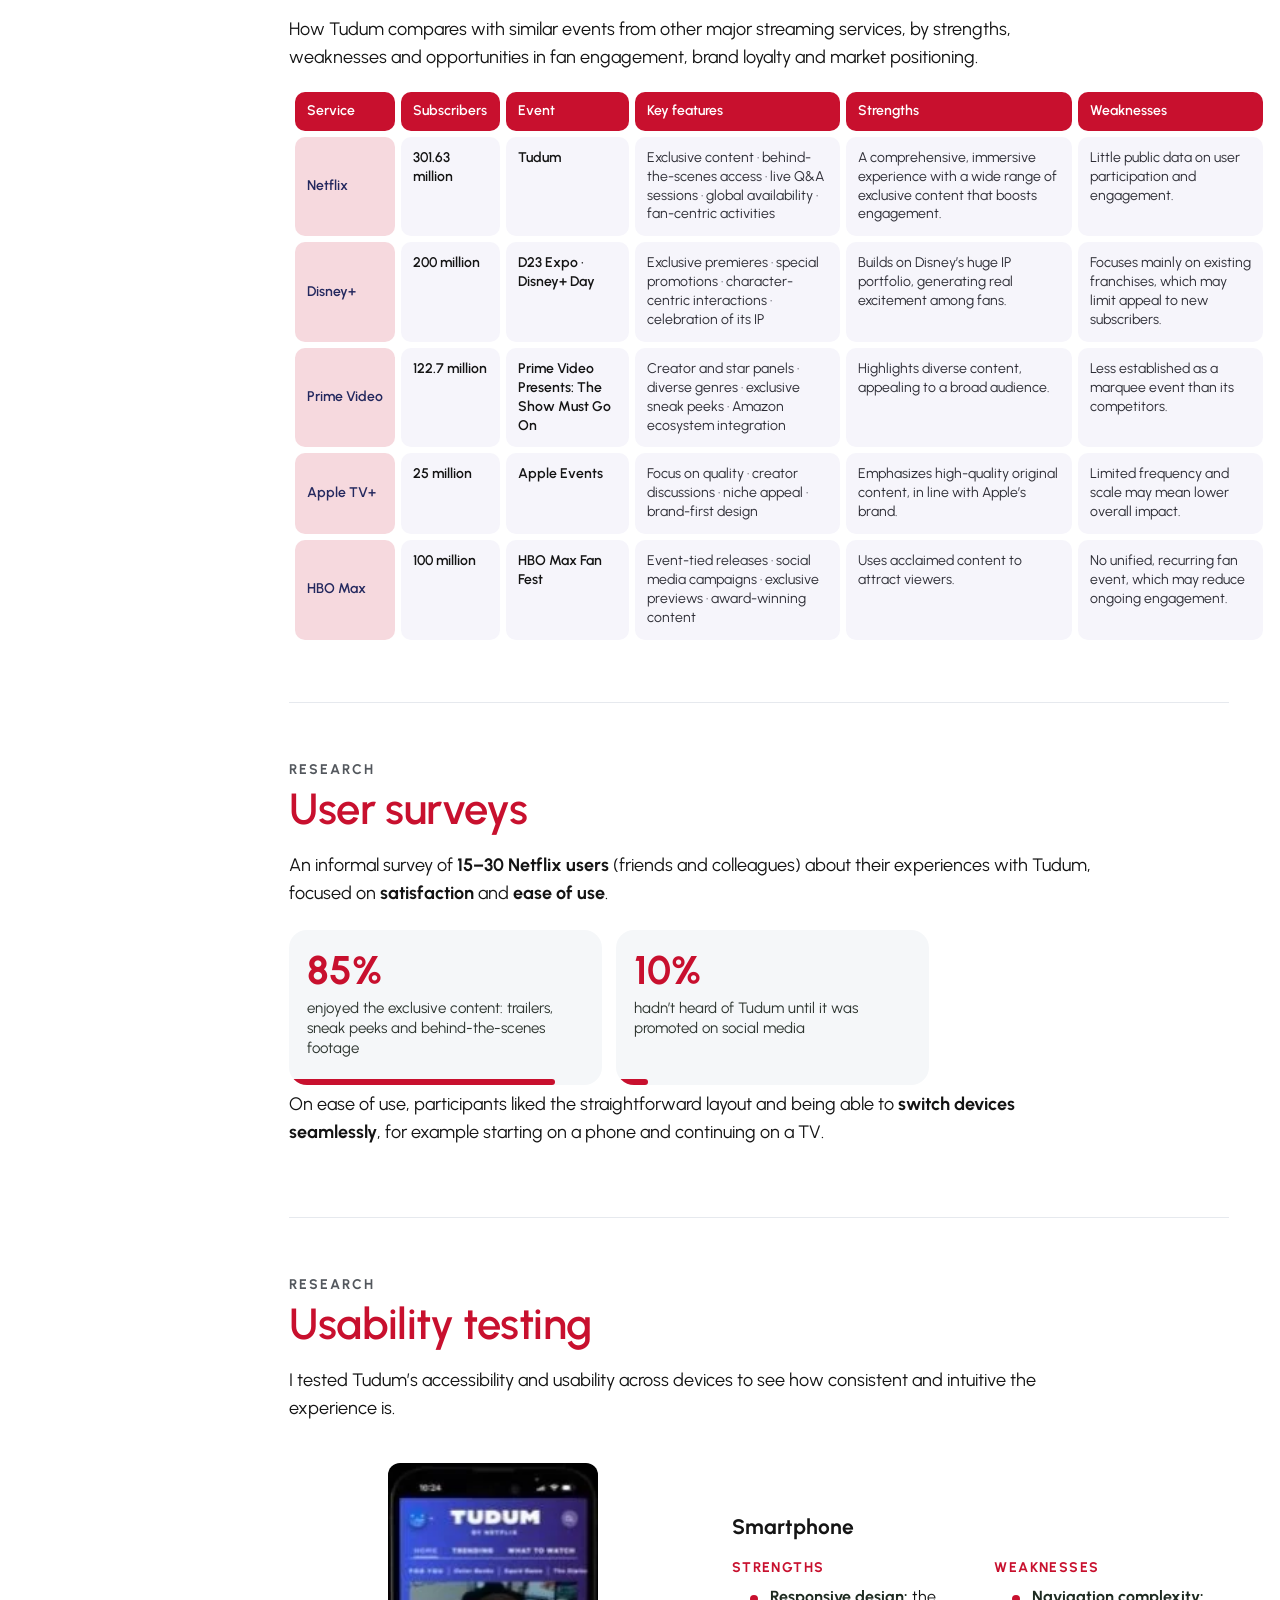
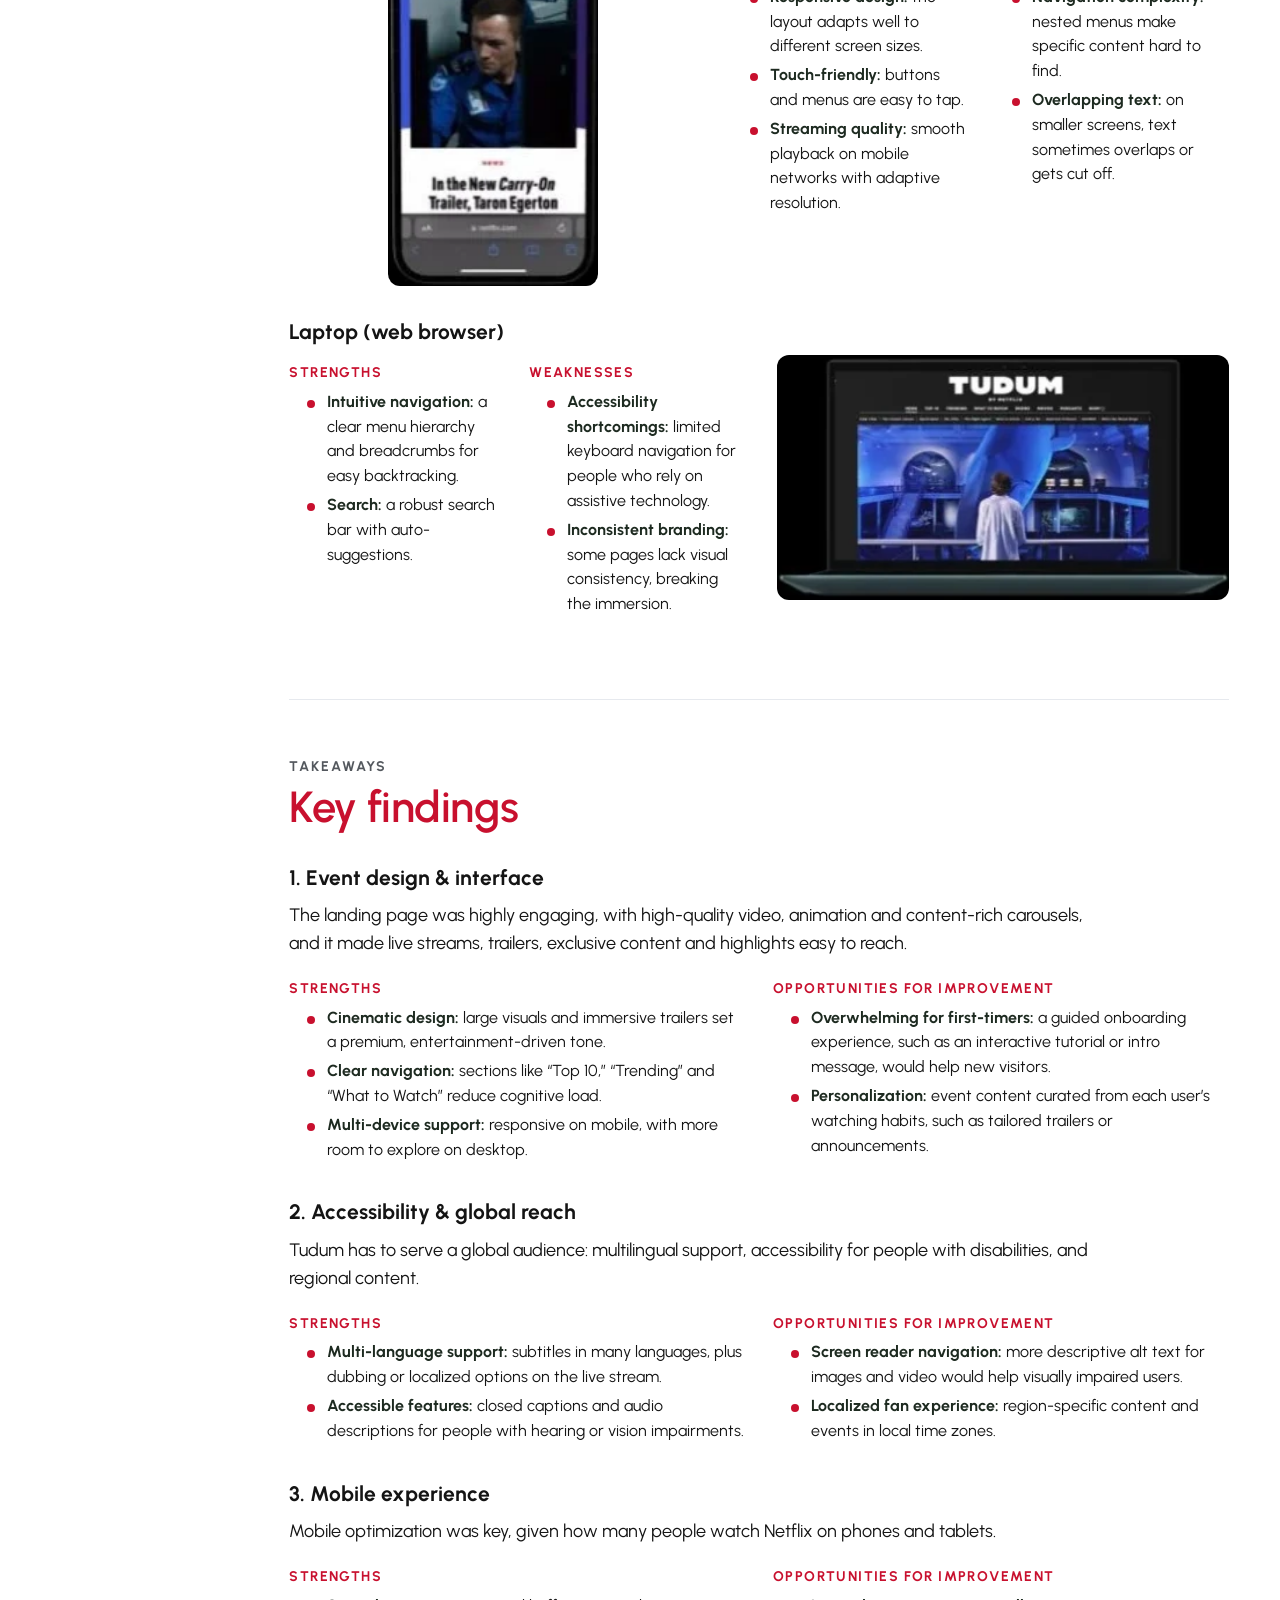
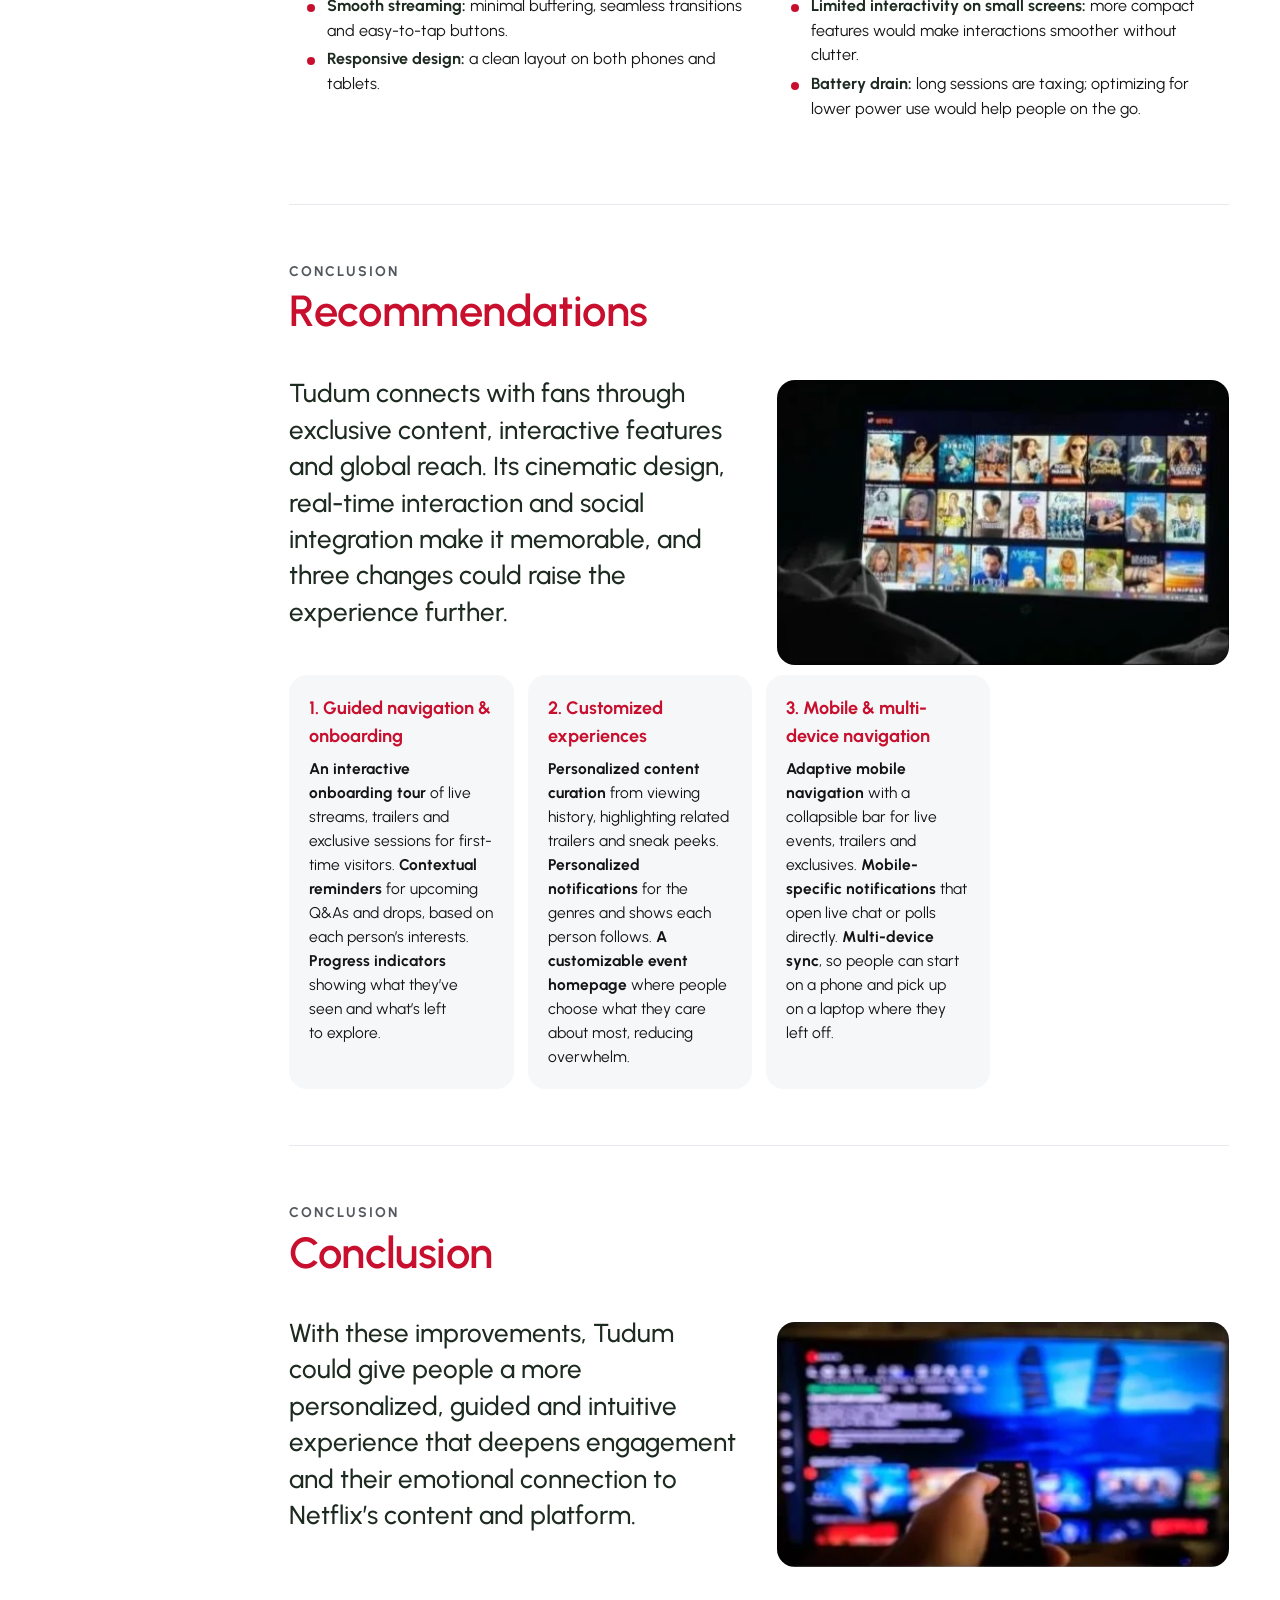
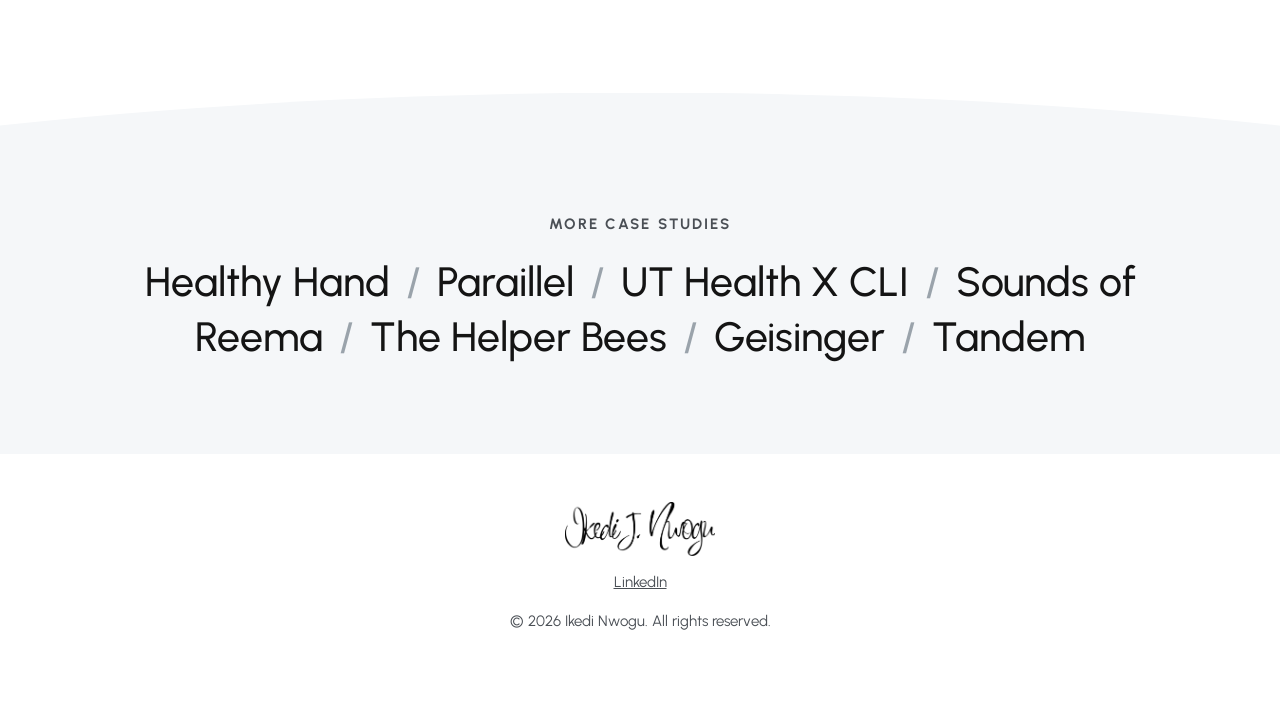
<file: projects/tudum.html>
<!doctype html>
<html lang="en">
<head>
<meta charset="utf-8">
<meta name="viewport" content="width=device-width, initial-scale=1">
<title>Netflix Tudum case study · Ikedi J. Nwogu</title>
<meta name="description" content="An independent UX case study of Netflix’s Tudum fan event: research, competitive analysis, usability testing across devices, and recommendations.">
<meta property="og:title" content="Netflix Tudum case study · Ikedi J. Nwogu">
<meta property="og:description" content="An independent UX case study of Netflix’s Tudum fan event: research, competitive analysis, usability testing across devices, and recommendations.">
<meta property="og:image" content="https://www.ijnwogu.com/assets/img/og.jpg">
<meta property="og:url" content="https://www.ijnwogu.com/projects/tudum.html">
<meta name="twitter:card" content="summary_large_image">
<link rel="icon" href="../assets/img/favicon.png">
<link rel="preload" href="../assets/fonts/urbanist-latin-500-normal.woff2" as="font" type="font/woff2" crossorigin>
<link rel="stylesheet" href="../css/site.css">
</head>
<body class="case" style="--c:#C8102E">
<a class="skip" href="#main">Skip to content</a>
<header class="nav solid">
  <a class="logo" href="../index.html" aria-label="Ikedi J. Nwogu, home"><img src="../assets/img/signature.png" alt="Ikedi J. Nwogu" width="631" height="227"></a>
  <nav aria-label="Main">
    <a href="../index.html">Home</a>
    <div class="dd">
      <button class="dd-btn on" aria-expanded="false" aria-controls="dd-cases">Product Design<svg viewBox="0 0 12 12" aria-hidden="true"><path d="M2.5 4.5 6 8l3.5-3.5" fill="none" stroke="currentColor" stroke-width="1.6" stroke-linecap="round" stroke-linejoin="round"/></svg></button>
      <div class="dd-menu" id="dd-cases"><a href="../projects/healthyhand.html">Healthy Hand</a><a href="../projects/paraillel.html">Paraillel</a><a href="../projects/cli.html">UT Health X CLI</a><a href="../projects/reema.html">Sounds of Reema</a><a href="../projects/helper-bees.html">The Helper Bees</a><a href="https://ikejustis.github.io/geisinger-redesign/" target="_blank" rel="noopener">Geisinger</a><a href="../projects/tandem.html">Tandem</a><a href="../projects/tudum.html" aria-current="page">Netflix Tudum Case Study</a></div>
    </div>
    <a href="../motion.html">Animation &amp; Motion Design</a>
    <a href="../about.html">About</a>
    <a class="li" href="https://www.linkedin.com/in/ikedi-j-nwogu-963736201/" target="_blank" rel="noopener" aria-label="LinkedIn"><svg viewBox="0 0 24 24" aria-hidden="true"><path fill="currentColor" d="M4.98 3.5a2.5 2.5 0 110 5 2.5 2.5 0 010-5zM3 9.5h4V21H3zM9.5 9.5h3.8v1.6h.06c.53-1 1.83-2.06 3.77-2.06 4.03 0 4.77 2.65 4.77 6.1V21h-4v-5.1c0-1.22-.02-2.78-1.7-2.78-1.7 0-1.96 1.33-1.96 2.7V21h-4z"/></svg></a>
  </nav>
</header>
<main id="main">
<section class="case-hero" style="--c:#C8102E">
  <div class="ch-txt">
    <p class="eyebrow" style="color:#C8102E">UX case study</p>
    <h1 class="long" style="color:#141414">Netflix’s Tudum: what makes a fan event work, and what could make it better.</h1>
    <p class="lede">Tudum is Netflix’s annual global fan event, celebrating its original content with sneak peeks, trailers, behind-the-scenes footage and live Q&amp;A sessions.</p>
  </div>
  <div class="ch-pic"><img src="../assets/img/tud/hero.webp" alt="The Tudum website’s What to Watch page on a laptop, beside the Tudum logo" width="1130" height="822"></div>
</section>
<dl class="facts"><div><dt>Role</dt><dd>UX Designer – Researcher</dd></div><div><dt>Type</dt><dd>Independent case study</dd></div><div><dt>Platforms</dt><dd>Smartphone, laptop and smart TV</dd></div><div><dt>Methods</dt><dd>Expert review, competitive analysis, surveys, usability testing</dd></div></dl>
<section class="glance" aria-label="At a glance"><div><h2>The question</h2><p>How well does Tudum engage fans, and how could UX principles make it more immersive and seamless?</p></div><div><h2>What I did</h2><p>Evaluated the event hands-on, compared it with rival fan events, surveyed Netflix users and tested it across devices.</p></div><div><h2>The outcome</h2><p>Three recommendations: guided onboarding, personalized experiences, and better mobile and multi-device navigation.</p></div></section>
<div class="case-body">
  <nav class="toc" aria-label="On this page"><a href="#overview">Project overview</a><a href="#objectives">Background & research objectives</a><a href="#goals">Study goals & business objectives</a><a href="#methods">Research & methodology</a><a href="#competitive">Competitive analysis</a><a href="#surveys">User surveys</a><a href="#testing">Usability testing</a><a href="#findings">Key findings</a><a href="#recommendations">Recommendations</a><a href="#conclusion">Conclusion</a></nav>
  <div class="case-main">
<section class="cs" id="overview" aria-labelledby="overview-h">
  <p class="eyebrow">The study</p><h2 id="overview-h" style="color:#C8102E">Project overview</h2>
<div class="split">
  <div>
    <p>As a UX designer and researcher who’s an active Netflix user, I was curious how Tudum influences engagement, encourages community and strengthens the emotional connection between Netflix and its subscribers.</p>
    <p>The goal: evaluate the event’s <b>design, usability, interactivity and overall experience</b>, and find how Netflix could improve Tudum by applying key UX principles.</p>
  </div>
  <figure class="fig "><img src="../assets/img/tud/event.webp" alt="The Netflix Tudum live event stage, lit in red" loading="lazy" decoding="async"></figure>
</div>
</section>
<section class="cs" id="objectives" aria-labelledby="objectives-h">
  <p class="eyebrow">The study</p><h2 id="objectives-h" style="color:#C8102E">Background & research objectives</h2>
<p>Tudum is part of Netflix’s broader strategy to strengthen its relationship with subscribers and build fan loyalty. I wanted to see how well it serves existing and potential subscribers: providing value, building community and encouraging deeper interaction with content.</p>
<h3>Core research questions</h3>
<ul class="pts"><li><b>How effective is the event</b> – at engaging users and building excitement?</li><li><b>How does Netflix apply UX principles</b> – such as accessibility, mobile optimization and personalization?</li><li><b>How could Tudum</b> – offer a more immersive, seamless experience?</li><li><b>Which features</b> – drive the most fan interaction and satisfaction?</li></ul>
</section>
<section class="cs" id="goals" aria-labelledby="goals-h">
  <p class="eyebrow">The study</p><h2 id="goals-h" style="color:#C8102E">Study goals & business objectives</h2>
<div class="pgrid sw">
  <div><h4>Study goals</h4><ul class="pts"><li><b>Evaluate engagement:</b> how well Tudum excites fans and creates a memorable, interactive experience through live streams, Q&As, exclusive content and social integrations.</li><li><b>Examine UX principles:</b> accessibility, mobile optimization and personalization, across devices and for a global audience.</li><li><b>Find opportunities:</b> where design, interactivity or usability could make the event more immersive and engaging.</li></ul></div>
  <div><h4>Business objectives</h4><ul class="pts"><li><b>Strengthen subscriber loyalty:</b> deeper emotional attachment to Netflix originals, improving retention and reducing churn.</li><li><b>Enhance brand perception:</b> position Tudum as a fan-first platform that values its global audience, encourages community and offers exclusive, personalized experiences.</li></ul></div>
</div>
</section>
<section class="cs" id="methods" aria-labelledby="methods-h">
  <p class="eyebrow">Research</p><h2 id="methods-h" style="color:#C8102E">Research & methodology</h2>
<div class="split">
  <div>
    <ul class="pts"><li><b>Personal experience evaluation:</b> I used Netflix during Tudum to assess the interface, navigation, interactivity and overall experience.</li><li><b>Competitive analysis:</b> compared Tudum with fan events from Disney+, Prime Video, Apple TV+ and HBO Max to find industry best practices.</li><li><b>User surveys:</b> an informal survey of fellow Netflix users on satisfaction, ease of use and emotional engagement.</li><li><b>Usability testing:</b> tested accessibility and usability on a smartphone, a laptop and a smart TV, to see how consistent the experience is.</li></ul>
  </div>
  <figure class="fig "><img src="../assets/img/tud/tv.webp" alt="Netflix on a living-room TV, with a game controller in hand" loading="lazy" decoding="async"></figure>
</div>
</section>
<section class="cs" id="competitive" aria-labelledby="competitive-h">
  <p class="eyebrow">Research</p><h2 id="competitive-h" style="color:#C8102E">Competitive analysis</h2>
<p>How Tudum compares with similar events from other major streaming services, by strengths, weaknesses and opportunities in fan engagement, brand loyalty and market positioning.</p>
<div class="scroll-x"><table class="jmap ctable"><thead><tr><th scope="col">Service</th><th scope="col">Subscribers</th><th scope="col">Event</th><th scope="col">Key features</th><th scope="col">Strengths</th><th scope="col">Weaknesses</th></tr></thead><tbody><tr><th scope="row">Netflix</th><td>301.63 million</td><td>Tudum</td><td>Exclusive content · behind-the-scenes access · live Q&amp;A sessions · global availability · fan-centric activities</td><td>A comprehensive, immersive experience with a wide range of exclusive content that boosts engagement.</td><td>Little public data on user participation and engagement.</td></tr><tr><th scope="row">Disney+</th><td>200 million</td><td>D23 Expo · Disney+ Day</td><td>Exclusive premieres · special promotions · character-centric interactions · celebration of its IP</td><td>Builds on Disney’s huge IP portfolio, generating real excitement among fans.</td><td>Focuses mainly on existing franchises, which may limit appeal to new subscribers.</td></tr><tr><th scope="row">Prime Video</th><td>122.7 million</td><td>Prime Video Presents: The Show Must Go On</td><td>Creator and star panels · diverse genres · exclusive sneak peeks · Amazon ecosystem integration</td><td>Highlights diverse content, appealing to a broad audience.</td><td>Less established as a marquee event than its competitors.</td></tr><tr><th scope="row">Apple TV+</th><td>25 million</td><td>Apple Events</td><td>Focus on quality · creator discussions · niche appeal · brand-first design</td><td>Emphasizes high-quality original content, in line with Apple’s brand.</td><td>Limited frequency and scale may mean lower overall impact.</td></tr><tr><th scope="row">HBO Max</th><td>100 million</td><td>HBO Max Fan Fest</td><td>Event-tied releases · social media campaigns · exclusive previews · award-winning content</td><td>Uses acclaimed content to attract viewers.</td><td>No unified, recurring fan event, which may reduce ongoing engagement.</td></tr></tbody></table></div>
<p class="hint">Subscriber figures as reported at the time of the study.</p>
</section>
<section class="cs" id="surveys" aria-labelledby="surveys-h">
  <p class="eyebrow">Research</p><h2 id="surveys-h" style="color:#C8102E">User surveys</h2>
<p>An informal survey of <b>15–30 Netflix users</b> (friends and colleagues) about their experiences with Tudum, focused on <b>satisfaction</b> and <b>ease of use</b>.</p>
<div class="stats two">
  <div class="stat" style="--w:85%"><b>85%</b><span>enjoyed the exclusive content: trailers, sneak peeks and behind-the-scenes footage</span><i></i></div>
  <div class="stat" style="--w:10%"><b>10%</b><span>hadn’t heard of Tudum until it was promoted on social media</span><i></i></div>
</div>
<p>On ease of use, participants liked the straightforward layout and being able to <b>switch devices seamlessly</b>, for example starting on a phone and continuing on a TV.</p>
</section>
<section class="cs" id="testing" aria-labelledby="testing-h">
  <p class="eyebrow">Research</p><h2 id="testing-h" style="color:#C8102E">Usability testing</h2>
<p>I tested Tudum’s accessibility and usability across devices to see how consistent and intuitive the experience is.</p>
<div class="split rev">
  <figure class="fig sm phone"><img src="../assets/img/tud/phone.webp" alt="Tudum on a smartphone: a news story about the Carry-On trailer" loading="lazy" decoding="async"></figure>
  <div><h3>Smartphone</h3>
  <div class="pgrid sw"><div><h4>Strengths</h4><ul class="pts"><li><b>Responsive design:</b> the layout adapts well to different screen sizes.</li><li><b>Touch-friendly:</b> buttons and menus are easy to tap.</li><li><b>Streaming quality:</b> smooth playback on mobile networks with adaptive resolution.</li></ul></div><div><h4>Weaknesses</h4><ul class="pts"><li><b>Navigation complexity:</b> nested menus make specific content hard to find.</li><li><b>Overlapping text:</b> on smaller screens, text sometimes overlaps or gets cut off.</li></ul></div></div></div>
</div>
<div class="split">
  <div><h3>Laptop (web browser)</h3>
  <div class="pgrid sw"><div><h4>Strengths</h4><ul class="pts"><li><b>Intuitive navigation:</b> a clear menu hierarchy and breadcrumbs for easy backtracking.</li><li><b>Search:</b> a robust search bar with auto-suggestions.</li></ul></div><div><h4>Weaknesses</h4><ul class="pts"><li><b>Accessibility shortcomings:</b> limited keyboard navigation for people who rely on assistive technology.</li><li><b>Inconsistent branding:</b> some pages lack visual consistency, breaking the immersion.</li></ul></div></div></div>
  <figure class="fig sm"><img src="../assets/img/tud/laptop.webp" alt="Tudum on a laptop: a feature page with a sci-fi film still" loading="lazy" decoding="async"></figure>
</div>
</section>
<section class="cs" id="findings" aria-labelledby="findings-h">
  <p class="eyebrow">Takeaways</p><h2 id="findings-h" style="color:#C8102E">Key findings</h2>
<h3>1. Event design & interface</h3>
<p>The landing page was highly engaging, with high-quality video, animation and content-rich carousels, and it made live streams, trailers, exclusive content and highlights easy to reach.</p>
<div class="pgrid sw"><div><h4>Strengths</h4><ul class="pts"><li><b>Cinematic design:</b> large visuals and immersive trailers set a premium, entertainment-driven tone.</li><li><b>Clear navigation:</b> sections like “Top 10,” “Trending” and “What to Watch” reduce cognitive load.</li><li><b>Multi-device support:</b> responsive on mobile, with more room to explore on desktop.</li></ul></div><div><h4>Opportunities for improvement</h4><ul class="pts"><li><b>Overwhelming for first-timers:</b> a guided onboarding experience, such as an interactive tutorial or intro message, would help new visitors.</li><li><b>Personalization:</b> event content curated from each user’s watching habits, such as tailored trailers or announcements.</li></ul></div></div>
<h3>2. Accessibility & global reach</h3>
<p>Tudum has to serve a global audience: multilingual support, accessibility for people with disabilities, and regional content.</p>
<div class="pgrid sw"><div><h4>Strengths</h4><ul class="pts"><li><b>Multi-language support:</b> subtitles in many languages, plus dubbing or localized options on the live stream.</li><li><b>Accessible features:</b> closed captions and audio descriptions for people with hearing or vision impairments.</li></ul></div><div><h4>Opportunities for improvement</h4><ul class="pts"><li><b>Screen reader navigation:</b> more descriptive alt text for images and video would help visually impaired users.</li><li><b>Localized fan experience:</b> region-specific content and events in local time zones.</li></ul></div></div>
<h3>3. Mobile experience</h3>
<p>Mobile optimization was key, given how many people watch Netflix on phones and tablets.</p>
<div class="pgrid sw"><div><h4>Strengths</h4><ul class="pts"><li><b>Smooth streaming:</b> minimal buffering, seamless transitions and easy-to-tap buttons.</li><li><b>Responsive design:</b> a clean layout on both phones and tablets.</li></ul></div><div><h4>Opportunities for improvement</h4><ul class="pts"><li><b>Limited interactivity on small screens:</b> more compact features would make interactions smoother without clutter.</li><li><b>Battery drain:</b> long sessions are taxing; optimizing for lower power use would help people on the go.</li></ul></div></div>
</section>
<section class="cs" id="recommendations" aria-labelledby="recommendations-h">
  <p class="eyebrow">Conclusion</p><h2 id="recommendations-h" style="color:#C8102E">Recommendations</h2>
<div class="split">
  <p class="big">Tudum connects with fans through exclusive content, interactive features and global reach. Its cinematic design, real-time interaction and social integration make it memorable, and three changes could raise the experience further.</p>
  <figure class="fig "><img src="../assets/img/tud/tv-grid.webp" alt="A grid of Netflix titles on a TV in a dark room" loading="lazy" decoding="async"></figure>
</div>
<div class="features"><div class="feat"><h3>1. Guided navigation & onboarding</h3><p><b>An interactive onboarding tour</b> of live streams, trailers and exclusive sessions for first-time visitors. <b>Contextual reminders</b> for upcoming Q&amp;As and drops, based on each person’s interests. <b>Progress indicators</b> showing what they’ve seen and what’s left to explore.</p></div><div class="feat"><h3>2. Customized experiences</h3><p><b>Personalized content curation</b> from viewing history, highlighting related trailers and sneak peeks. <b>Personalized notifications</b> for the genres and shows each person follows. <b>A customizable event homepage</b> where people choose what they care about most, reducing overwhelm.</p></div><div class="feat"><h3>3. Mobile & multi-device navigation</h3><p><b>Adaptive mobile navigation</b> with a collapsible bar for live events, trailers and exclusives. <b>Mobile-specific notifications</b> that open live chat or polls directly. <b>Multi-device sync</b>, so people can start on a phone and pick up on a laptop where they left off.</p></div></div>
</section>
<section class="cs" id="conclusion" aria-labelledby="conclusion-h">
  <p class="eyebrow">Conclusion</p><h2 id="conclusion-h" style="color:#C8102E">Conclusion</h2>
<div class="split">
  <p class="big">With these improvements, Tudum could give people a more personalized, guided and intuitive experience that deepens engagement and their emotional connection to Netflix’s content and platform.</p>
  <figure class="fig "><img src="../assets/img/tud/remote.webp" alt="A hand holding a remote in front of the Netflix home screen on a TV" loading="lazy" decoding="async"></figure>
</div>
</section>
  </div>
</div>
<section class="others" aria-labelledby="others-h">
  <h2 id="others-h" class="sec">More case studies</h2>
  <p><a href="../projects/healthyhand.html">Healthy Hand</a><span aria-hidden="true"> / </span><a href="../projects/paraillel.html">Paraillel</a><span aria-hidden="true"> / </span><a href="../projects/cli.html">UT Health X CLI</a><span aria-hidden="true"> / </span><a href="../projects/reema.html">Sounds of Reema</a><span aria-hidden="true"> / </span><a href="../projects/helper-bees.html">The Helper Bees</a><span aria-hidden="true"> / </span><a href="https://ikejustis.github.io/geisinger-redesign/" target="_blank" rel="noopener">Geisinger</a><span aria-hidden="true"> / </span><a href="../projects/tandem.html">Tandem</a></p>
</section>
</main>
<footer class="foot">
  <img src="../assets/img/signature.png" alt="Ikedi J. Nwogu" width="631" height="227">
  <p><a class="foot-li" href="https://www.linkedin.com/in/ikedi-j-nwogu-963736201/" target="_blank" rel="noopener">LinkedIn</a></p>
  <p>© <span id="yr">2026</span> Ikedi Nwogu. All rights reserved.</p>
</footer>
<script>
document.getElementById('yr').textContent = new Date().getFullYear();
/* Every page opens at the top: clicking a project, in the list or the dropdown, starts its case study
   from the beginning. Links to a section (#…) and the browser's Back button keep their place. */
(function () {
  var entry = performance.getEntriesByType && performance.getEntriesByType('navigation')[0];
  if (location.hash || (entry && entry.type !== 'navigate')) return;
  /* Keep putting it back at the top while the page settles, until the visitor scrolls themselves. */
  var moved = false;
  ['wheel', 'touchstart', 'keydown'].forEach(function (t) { addEventListener(t, function () { moved = true; }, { passive: true, once: true }); });
  function toTop() { if (!moved) window.scrollTo({ top: 0, left: 0, behavior: 'instant' }); }
  toTop(); addEventListener('load', function () { toTop(); setTimeout(toTop, 150); setTimeout(toTop, 450); });
})();
/* The logo goes to the top of the home page. On the home page itself it glides back up. */
(function () {
  var logo = document.querySelector('.logo');
  if (!logo) return;
  logo.addEventListener('click', function (e) {
    if (new URL(logo.href, location.href).pathname !== location.pathname) return;
    e.preventDefault();
    var still = matchMedia('(prefers-reduced-motion: reduce)').matches;
    window.scrollTo({ top: 0, behavior: still ? 'instant' : 'smooth' });
    if (location.hash) history.replaceState(null, '', location.pathname + location.search);
  });
})();
/* Product Design dropdown: opens on hover (desktop) and on tap or Enter;
   Escape or a click elsewhere closes it. */
(function () {
  var dd = document.querySelector('.dd'), btn = dd && dd.querySelector('.dd-btn');
  if (!btn) return;
  function set(open) { dd.classList.toggle('open', open); btn.setAttribute('aria-expanded', open); }
  btn.addEventListener('click', function () { set(!dd.classList.contains('open')); });
  document.addEventListener('click', function (e) { if (!dd.contains(e.target)) set(false); });
  document.addEventListener('keydown', function (e) { if (e.key === 'Escape' && dd.classList.contains('open')) { set(false); btn.focus(); } });
})();
/* Living sky parallax: each cloud layer moves with the mouse and the scroll by its depth. */
(function () {
  var layers = [].slice.call(document.querySelectorAll('.skyfx .layer'));
  if (!layers.length || matchMedia('(prefers-reduced-motion: reduce)').matches) return;
  var mx = 0, my = 0, queued = false;
  function apply() {
    queued = false;
    layers.forEach(function (l) {
      var d = +l.dataset.depth, top = l.parentNode.getBoundingClientRect().top;
      l.style.transform = 'translate3d(' + (mx * d * 28) + 'px,' + (my * d * 16 + Math.min(0, top) * d * .35) + 'px,0)';
    });
  }
  function queue() { if (!queued) { queued = true; requestAnimationFrame(apply); } }
  addEventListener('pointermove', function (e) { mx = e.clientX / innerWidth - .5; my = e.clientY / innerHeight - .5; queue(); }, { passive: true });
  addEventListener('scroll', queue, { passive: true });
})();
</script>
<script>
/* Launch film: starts muted; the button turns the score on and off. */
(function () {
  var v = document.getElementById('film'), b = document.querySelector('[data-snd]');
  if (!v || !b) return;
  b.addEventListener('click', function () {
    v.muted = !v.muted; if (!v.muted) v.play();
    b.setAttribute('aria-pressed', String(!v.muted)); b.querySelector('span').textContent = v.muted ? 'Sound on' : 'Sound off';
  });
})();
/* Highlight the section in view in the side contents. */
(function () {
  var links = {}; document.querySelectorAll('.toc a').forEach(function (a) { links[a.getAttribute('href').slice(1)] = a; });
  if (!('IntersectionObserver' in window)) return;
  var io = new IntersectionObserver(function (es) { es.forEach(function (e) { if (e.isIntersecting) { Object.values(links).forEach(function (a) { a.classList.remove('on'); }); var a = links[e.target.id]; if (a) a.classList.add('on'); } }); }, { rootMargin: '-35% 0px -60% 0px' });
  document.querySelectorAll('.cs').forEach(function (s) { io.observe(s); });
})();
</script>
</body>
</html>
</file>
<file: css/site.css>
/* Ikedi J. Nwogu portfolio. Body classes: v-a (classic rows), v-b (sky behind
   everything, projects on white cards), v-c (sky hero, grid of tiles). */
@font-face { font-family: Urbanist; src: url(../assets/fonts/urbanist-latin-300-normal.woff2) format('woff2'); font-weight: 300; font-display: swap; }
@font-face { font-family: Urbanist; src: url(../assets/fonts/urbanist-latin-400-normal.woff2) format('woff2'); font-weight: 400; font-display: swap; }
@font-face { font-family: Urbanist; src: url(../assets/fonts/urbanist-latin-500-normal.woff2) format('woff2'); font-weight: 500; font-display: swap; }
@font-face { font-family: Urbanist; src: url(../assets/fonts/urbanist-latin-600-normal.woff2) format('woff2'); font-weight: 600; font-display: swap; }
@font-face { font-family: Urbanist; src: url(../assets/fonts/urbanist-latin-700-normal.woff2) format('woff2'); font-weight: 700; font-display: swap; }

:root {
  --ink: #141414; --muted: #4a4f55; --line: #e6e9ee; --bg: #ffffff; --soft: #f5f7f9;
  --sky: linear-gradient(180deg, #e9f6ff 0%, #92d2f8 12%, #5cbaf2 38%, #5fbdf2 72%, #a6daf8 100%);
  --max: 1240px; --r: 22px;
}
* { box-sizing: border-box; }
html { scroll-behavior: smooth; }
body { margin: 0; font-family: Urbanist, system-ui, -apple-system, 'Segoe UI', sans-serif; color: var(--ink); background: var(--bg); font-size: 18px; line-height: 1.55; -webkit-font-smoothing: antialiased; }
img { max-width: 100%; display: block; }
a { color: inherit; }
.skip { position: absolute; left: -999px; top: 8px; background: #fff; padding: 8px 14px; border-radius: 8px; z-index: 50; }
.skip:focus { left: 12px; }
:focus-visible { outline: 3px solid #1E6FD9; outline-offset: 3px; border-radius: 6px; }

/* ── Nav ── */
.nav { position: absolute; top: 0; left: 0; right: 0; z-index: 10; display: flex; align-items: center; justify-content: space-between; padding: 18px clamp(20px, 4vw, 64px); }
.logo img { height: 74px; width: auto; }
.nav nav { display: flex; align-items: center; gap: clamp(14px, 2.2vw, 32px); font-size: 17px; font-weight: 500; }
.nav nav a { text-decoration: none; }
.nav nav a:not(.li):hover { text-decoration: underline; text-underline-offset: 6px; }
.li { width: 44px; height: 44px; border-radius: 10px; background: #111; color: #fff; display: grid; place-items: center; }
.li svg { width: 22px; height: 22px; }

/* ── Sky ── */
.sky { position: relative; overflow: hidden; background: var(--sky); color: #fff; }
.cl { position: absolute; pointer-events: none; user-select: none; opacity: .9; animation: drift 60s linear infinite alternate; }
.c0 { width: 620px; left: -160px; bottom: -40px; }
.c1 { width: 560px; right: -140px; top: 90px; animation-duration: 75s; }
.c4 { width: 420px; left: 38%; top: 54%; opacity: .55; animation-duration: 90s; }
@keyframes drift { from { transform: translateX(0); } to { transform: translateX(80px); } }
@media (prefers-reduced-motion: reduce) { .cl { animation: none; } html { scroll-behavior: auto; } }

.hero { min-height: 100vh; display: flex; flex-direction: column; justify-content: center; align-items: center; text-align: center; padding: 140px 24px 90px; }
.hero-in { position: relative; z-index: 2; max-width: 980px; }
.eyebrow { margin: 0 0 10px; font-size: 20px; font-weight: 500; letter-spacing: .02em; opacity: .95; }
.hero h1 { margin: 0; font-size: clamp(44px, 7vw, 92px); line-height: 1.02; font-weight: 600; letter-spacing: -.02em; text-shadow: 0 2px 30px rgba(20, 80, 140, .18); }
.lede { margin: 22px auto 0; max-width: 620px; text-wrap: balance; font-size: clamp(18px, 2vw, 23px); font-weight: 500; line-height: 1.45; }
.hero-btns { display: flex; gap: 14px; justify-content: center; flex-wrap: wrap; margin-top: 34px; }
.scroll { position: absolute; bottom: 26px; left: 50%; transform: translateX(-50%); z-index: 2; text-decoration: none; font-size: 16px; display: flex; flex-direction: column; align-items: center; line-height: 1.1; }
.scroll span { font-size: 22px; }

/* ── Buttons ── */
.btn { display: inline-flex; align-items: center; justify-content: center; min-height: 54px; padding: 0 30px; border: 1.5px solid var(--ink); border-radius: 8px; text-decoration: none; font-weight: 600; font-size: 17px; background: transparent; transition: background .2s, color .2s, transform .2s; }
.btn:hover { background: var(--ink); color: #fff; }
.btn.solid { background: #fff; color: #0f3d66; border-color: #fff; }
.btn.solid:hover { background: #0f3d66; color: #fff; border-color: #0f3d66; }
.btn.ghost { color: #fff; border-color: rgba(255, 255, 255, .85); }
.btn.ghost:hover { background: rgba(255, 255, 255, .18); }

/* ── Work ── */
.work { max-width: 1360px; margin: 0 auto; padding: 90px clamp(20px, 4vw, 48px) 40px; }
.sec { margin: 0 0 8px; font-size: 15px; font-weight: 700; letter-spacing: .14em; text-transform: uppercase; color: var(--muted); }
.ttl { margin: 0; font-size: clamp(32px, 3.6vw, 48px); line-height: 1.08; font-weight: 500; letter-spacing: -.01em; }
.meta { margin: 14px 0 0; font-size: 15px; font-weight: 600; color: var(--muted); display: flex; flex-wrap: wrap; gap: 4px 10px; }
.body { margin: 14px 0 0; color: #23272b; max-width: 560px; }
.chips { list-style: none; padding: 0; margin: 18px 0 0; display: flex; flex-wrap: wrap; gap: 8px; }
.chips li { font-size: 14px; font-weight: 600; padding: 6px 12px; border-radius: 999px; background: var(--soft); border: 1px solid var(--line); }
.btns { display: flex; gap: 14px; flex-wrap: wrap; margin-top: 26px; }
/* Every project button is the same size, whatever its label. */
.btns .btn { min-width: 168px; }

.row { display: grid; grid-template-columns: minmax(0, .82fr) minmax(0, 1.35fr); gap: clamp(28px, 4vw, 64px); align-items: center; padding: 70px 0; }
.row.flip { grid-template-columns: minmax(0, 1.35fr) minmax(0, .82fr); }
.row + .row { border-top: 1px solid var(--line); }
.row.flip .txt { order: 2; }
.row .shot { width: 100%; height: auto; max-height: 600px; object-fit: contain; }
.row .shot.tall { width: auto; max-width: 100%; max-height: 560px; margin: 0 auto; }
video.shot { display: block; }

.more { margin-top: 70px; }
.more-grid { display: grid; grid-template-columns: 1fr 1fr; gap: 28px; margin-top: 18px; }
.mini { background: var(--soft); border-radius: var(--r); padding: 28px; display: flex; flex-direction: column; gap: 18px; }
.mini .ttl { font-size: 30px; }
.mini .shot { width: 100%; aspect-ratio: 4 / 3; object-fit: contain; }

.about { margin: 100px auto 90px; max-width: 820px; text-align: center; }
.about p { font-size: 21px; line-height: 1.6; margin: 16px 0 28px; color: #23272b; }

.contact { text-align: center; padding: 110px 24px; }
.contact h2 { position: relative; z-index: 2; margin: 0; font-size: clamp(34px, 5vw, 60px); font-weight: 600; letter-spacing: -.01em; }
.contact p { position: relative; z-index: 2; margin: 12px 0 0; font-size: 20px; font-weight: 500; }
.contact .hero-btns { position: relative; z-index: 2; }

.foot { text-align: center; padding: 48px 20px 56px; color: var(--muted); font-size: 15px; }
.foot img { height: 54px; width: auto; margin: 0 auto 10px; }

/* ── B: sky behind the whole page, projects on white cards ── */
.v-b { background: linear-gradient(180deg, #e9f6ff 0, #92d2f8 110px, #5cbaf2 420px, #5fbdf2 55%, #8fd0f7 85%, #cfeafb 100%); }
.v-b .work::before, .v-b .work::after { content: ''; position: absolute; width: 640px; height: 230px; background: url(../assets/img/pw-cloud-0.webp) center / contain no-repeat; opacity: .75; pointer-events: none; }
.v-b .work::before { left: -260px; top: 32%; }
.v-b .work::after { right: -280px; top: 64%; background-image: url(../assets/img/pw-cloud-1.webp); }
.v-b .row, .v-b .mini, .v-b .about { position: relative; z-index: 1; }
.v-b .work { position: relative; }
.v-b .sec { color: #fff; }
.v-b .work > .sec { text-align: center; font-size: 16px; }
.v-b .row { background: #fff; border-radius: 32px; padding: 54px; margin: 26px 0; box-shadow: 0 30px 60px -30px rgba(15, 60, 110, .45); border: 0; }
.v-b .row + .row { border-top: 0; }
.v-b .more .sec { text-align: center; }
.v-b .mini { background: #fff; box-shadow: 0 30px 60px -30px rgba(15, 60, 110, .45); }
.v-b .about { background: rgba(255, 255, 255, .92); border-radius: 32px; padding: 56px; max-width: none; }
.v-b .about .sec { color: var(--muted); }
.v-b .contact, .v-b .hero { background: transparent; }
.v-b .foot { color: #0f3d66; }

/* ── C: sky hero, then a grid of tiles ── */
.v-c .hero { min-height: 86vh; }
.tiles { display: grid; grid-template-columns: repeat(6, 1fr); gap: 26px; margin-top: 18px; }
.tile { grid-column: span 3; border-radius: 28px; overflow: hidden; background: color-mix(in srgb, var(--c) 7%, #fff); border: 1px solid color-mix(in srgb, var(--c) 16%, #fff); display: flex; flex-direction: column; }
.tile.big { grid-column: span 3; }
.tile .txt .body { max-width: none; }
.tile .pic { padding: 26px 26px 0; }
.tile .shot { width: 100%; aspect-ratio: 16 / 10; object-fit: contain; }
.tile .txt { padding: 22px 28px 30px; }
.tile .ttl { font-size: 26px; }
.tile.big .ttl { font-size: 32px; }
.tile .body { font-size: 16px; }
.tile .btn { min-height: 46px; padding: 0 22px; font-size: 15px; }

/* ── Small screens ── */
@media (max-width: 900px) {
  .nav { flex-direction: column; gap: 10px; }
  .logo img { height: 56px; }
  .nav nav { font-size: 15px; gap: 14px; flex-wrap: wrap; justify-content: center; }
  .row, .row.flip, .v-b .row { grid-template-columns: 1fr; padding: 48px 0; }
  .v-b .row { padding: 30px 22px; }
  .row.flip .txt { order: 0; }
  .row .pic { order: -1; }
  .more-grid { grid-template-columns: 1fr; }
  .tiles { grid-template-columns: 1fr; }
  .tile, .tile.big { grid-column: auto; }
  .hero { padding-top: 190px; }
}

/* ── Menu: current page, Product Design dropdown, solid bar on case studies ── */
.nav nav a[aria-current="page"], .dd-btn.on { text-decoration: underline; text-underline-offset: 6px; }
.anchor { display: block; position: relative; top: -20px; }
.dd { position: relative; }
.dd-btn { font: inherit; color: inherit; background: none; border: 0; padding: 6px 0; cursor: pointer; display: inline-flex; align-items: center; gap: 6px; }
.dd-btn svg { width: 12px; height: 12px; transition: transform .2s; }
.dd-menu { position: absolute; top: 100%; right: -16px; min-width: 250px; background: #fff; border-radius: 14px; padding: 10px; box-shadow: 0 18px 40px -12px rgba(15, 50, 90, .35); display: flex; flex-direction: column; opacity: 0; visibility: hidden; transform: translateY(6px); transition: opacity .18s, transform .18s, visibility .18s; z-index: 20; }
.dd-menu a { padding: 9px 12px; border-radius: 8px; text-align: right; white-space: nowrap; }
.dd-menu a:hover, .dd-menu a:focus-visible { background: #eef6fd; text-decoration: none !important; }
.dd.open .dd-menu { opacity: 1; visibility: visible; transform: none; }
.dd.open .dd-btn svg { transform: rotate(180deg); }
@media (hover: hover) { .dd:hover .dd-menu, .dd:focus-within .dd-menu { opacity: 1; visibility: visible; transform: none; } }
.nav.solid { position: sticky; background: rgba(255, 255, 255, .92); backdrop-filter: blur(12px); -webkit-backdrop-filter: blur(12px); border-bottom: 1px solid var(--line); padding-top: 10px; padding-bottom: 10px; }
.nav.solid .logo img { height: 54px; }
.foot a { color: var(--muted); }

/* ── Case study ── */
.case { --c: #2E7D32; }
.case-hero { max-width: var(--max); margin: 0 auto; padding: 60px clamp(20px, 4vw, 48px) 30px; display: grid; grid-template-columns: 1.05fr .95fr; gap: 40px; align-items: center; position: relative; }
.ch-logo { width: min(420px, 80%); height: auto; }
.case-hero h1 { margin: 28px 0 0; font-size: clamp(42px, 5.4vw, 72px); line-height: 1.02; font-weight: 700; letter-spacing: -.02em; color: #1F5721; }
.case-hero .lede { color: #3e4a40; margin: 18px 0 0; max-width: 520px; text-wrap: pretty; }
.ch-pic img { width: 100%; max-width: 600px; height: auto; margin-left: auto; }
.facts { max-width: var(--max); margin: 0 auto; padding: 24px clamp(20px, 4vw, 48px); display: grid; grid-template-columns: repeat(4, 1fr); gap: 20px; border-top: 1px solid var(--line); border-bottom: 1px solid var(--line); }
.facts div { margin: 0; }
.facts dt { font-size: 13px; font-weight: 700; letter-spacing: .12em; text-transform: uppercase; color: var(--muted); }
.facts dd { margin: 4px 0 0; font-weight: 600; }
.glance { max-width: var(--max); margin: 40px auto 0; padding: 0 clamp(20px, 4vw, 48px); display: grid; grid-template-columns: repeat(3, 1fr); gap: 20px; }
.glance > div { background: color-mix(in srgb, var(--c) 6%, #fff); border: 1px solid color-mix(in srgb, var(--c) 14%, #fff); border-radius: var(--r); padding: 26px; }
.glance h2 { margin: 0 0 8px; font-size: 15px; font-weight: 700; letter-spacing: .12em; text-transform: uppercase; color: var(--c); }
.glance p { margin: 0; font-size: 17px; }

/* Contents rail at the page's left edge; the story gets the rest of the width. */
.case-body { max-width: 1600px; margin: 0 auto; padding: 40px clamp(20px, 4vw, 64px) 40px clamp(16px, 2.2vw, 40px); display: grid; grid-template-columns: 210px minmax(0, 1fr); gap: clamp(32px, 4vw, 72px); }
.toc { position: sticky; top: 100px; align-self: start; display: flex; flex-direction: column; gap: 2px; font-size: 15px; font-weight: 500; border-left: 2px solid var(--line); }
.toc a { text-decoration: none; color: var(--muted); padding: 6px 0 6px 16px; margin-left: -2px; border-left: 2px solid transparent; }
.toc a:hover { color: var(--ink); }
.toc a.on { color: var(--c); border-left-color: var(--c); font-weight: 600; }
.case-main { min-width: 0; max-width: 1040px; width: 100%; margin: 0 auto; }
.cs { padding: 56px 0; border-bottom: 1px solid var(--line); scroll-margin-top: 90px; }
.cs:last-child { border-bottom: 0; }
.cs .eyebrow { margin: 0; font-size: 14px; font-weight: 700; letter-spacing: .14em; text-transform: uppercase; color: var(--muted); }
.cs h2 { margin: 6px 0 18px; font-size: clamp(30px, 3.4vw, 44px); line-height: 1.1; font-weight: 600; letter-spacing: -.01em; }
.cs h3 { margin: 30px 0 8px; font-size: 21px; font-weight: 700; }
.cs p { margin: 0 0 14px; max-width: 820px; text-wrap: pretty; }
.cs .big { font-size: clamp(21px, 2.2vw, 26px); line-height: 1.4; font-weight: 500; color: #1d2a20; }
.pts { padding-left: 0; list-style: none; margin: 14px 0; max-width: 760px; }
.pts li { position: relative; padding-left: 20px; margin: 8px 0; }
.pts li::before { content: ''; position: absolute; left: 0; top: .62em; width: 8px; height: 8px; border-radius: 50%; background: var(--c); }
.pts b { color: #1d2a20; }
.split { display: grid; grid-template-columns: 1fr 1fr; gap: 36px; align-items: center; }
.split.rev { grid-template-columns: .9fr 1.1fr; }
.fig { margin: 26px 0 0; }
.fig img, .fig video { width: 100%; height: auto; border-radius: 18px; display: block; }
.fig figcaption { margin-top: 10px; font-size: 15px; color: var(--muted); }
.fig.wide img { border-radius: 0; }
.fig.film { margin: 0; }
.fig.diamond svg { width: 100%; height: auto; }
.callout { background: color-mix(in srgb, var(--c) 6%, #fff); border-left: 4px solid var(--c); border-radius: 0 var(--r) var(--r) 0; padding: 28px 32px; }
.callout p:last-child { margin-bottom: 0; }
.stats { display: grid; grid-template-columns: repeat(5, 1fr); gap: 14px; margin: 22px 0 6px; }
.stat { position: relative; background: var(--soft); border-radius: 18px; padding: 20px 18px 26px; overflow: hidden; }
.stat b { display: block; font-size: 40px; line-height: 1; font-weight: 700; color: var(--c); }
.stat span { display: block; margin-top: 8px; font-size: 15px; line-height: 1.35; color: #2b332d; }
.stat i { position: absolute; left: 0; bottom: 0; height: 6px; width: var(--w); background: var(--c); border-radius: 0 6px 6px 0; }
.personas { display: grid; grid-template-columns: 1fr; gap: 20px; margin-top: 10px; }
.persona { border: 1px solid var(--line); border-radius: var(--r); overflow: hidden; display: grid; grid-template-columns: 240px 1fr; }
.pphoto { width: 100%; height: 100%; object-fit: cover; object-position: center 20%; }
.pbody { padding: 26px 28px; }
.persona header { margin-bottom: 12px; }
.persona .av { width: 56px; height: 56px; border-radius: 50%; display: grid; place-items: center; font-weight: 700; color: #fff; background: var(--c); flex: none; }
.persona h3 { margin: 0; font-size: 22px; }
.persona header p { margin: 2px 0 0; color: var(--muted); font-size: 15px; }
.persona > p { font-size: 16px; }
.pgrid { display: grid; grid-template-columns: 1fr 1fr; gap: 16px; }
.pgrid h4 { margin: 6px 0; font-size: 14px; letter-spacing: .1em; text-transform: uppercase; color: var(--c); }
.pgrid ul { margin: 0; padding-left: 18px; font-size: 15px; }
.pgrid li { margin: 4px 0; }
.i2d { display: flex; flex-direction: column; gap: 12px; margin-top: 14px; }
.i2d-row { display: grid; grid-template-columns: 1fr 34px 1fr; gap: 12px; align-items: stretch; }
.i2d-row p { margin: 0; max-width: none; border-radius: 16px; padding: 16px 18px; font-size: 16px; }
.i2d-row p span { display: block; font-size: 12px; font-weight: 700; letter-spacing: .12em; text-transform: uppercase; margin-bottom: 4px; }
.i2d .i { background: var(--soft); }
.i2d .i span { color: var(--muted); }
.i2d .d { background: color-mix(in srgb, var(--c) 8%, #fff); }
.i2d .d span { color: var(--c); }
.i2d .arrow { align-self: center; text-align: center; font-size: 22px; color: var(--c); }
.features { display: grid; grid-template-columns: repeat(auto-fill, minmax(220px, 1fr)); gap: 14px; margin-top: 10px; }
.feat, .law { background: var(--soft); border-radius: 18px; padding: 20px; }
.feat h3, .law h3 { margin: 0 0 6px; font-size: 18px; color: var(--c); }
.feat p, .law p { margin: 0; font-size: 15.5px; }
.laws { display: grid; grid-template-columns: repeat(3, 1fr); gap: 14px; margin-top: 10px; }
.law .sub { font-weight: 600; color: #1d2a20; margin-bottom: 6px; }
.twofig { display: grid; grid-template-columns: 1fr 1fr; gap: 18px; }
.fig.todo div { aspect-ratio: 4 / 3; border-radius: 18px; border: 2px dashed #cfd6dc; display: grid; place-items: center; color: var(--muted); font-weight: 600; background: var(--soft); }
.takeaways { list-style: none; counter-reset: t; padding: 0; margin: 0; display: grid; grid-template-columns: 1fr 1fr; gap: 14px; }
.takeaways li { counter-increment: t; background: var(--soft); border-radius: 18px; padding: 22px 22px 22px 70px; position: relative; }
.takeaways li::before { content: counter(t); position: absolute; left: 22px; top: 20px; width: 34px; height: 34px; border-radius: 50%; background: var(--c); color: #fff; font-weight: 700; display: grid; place-items: center; }
.takeaways h3 { margin: 4px 0 6px; font-size: 18px; }
.takeaways p { margin: 0; font-size: 15.5px; }
.others { margin-top: 30px; background: var(--soft); border-radius: 0 0 0 0; padding: 120px 24px 90px; text-align: center; clip-path: ellipse(120% 100% at 50% 100%); }
.others p { margin: 18px auto 0; max-width: 1100px; font-size: clamp(24px, 3.2vw, 42px); font-weight: 500; line-height: 1.35; }
.others a { text-decoration: none; }
.others a:hover { color: var(--c); text-decoration: underline; text-underline-offset: 6px; }
.others span { color: #9aa3ab; margin: 0 6px; }

@media (max-width: 900px) {
  .dd-menu { right: auto; left: 50%; transform: translate(-50%, 6px); }
  .dd.open .dd-menu { transform: translate(-50%, 0); }
  .dd-menu a { text-align: left; }
  .nav.solid { position: sticky; }
  .case-hero, .split, .split.rev, .personas, .pgrid, .twofig, .takeaways { grid-template-columns: 1fr; }
  .facts { grid-template-columns: 1fr 1fr; }
  .glance { grid-template-columns: 1fr; }
  .case-body { grid-template-columns: 1fr; gap: 0; }
  .toc { display: none; }
  .stats { grid-template-columns: 1fr 1fr; }
  .laws { grid-template-columns: 1fr; }
  .i2d-row { grid-template-columns: 1fr; }
  .i2d .arrow { transform: rotate(90deg); }
}
.zoom { display: block; cursor: zoom-in; }
.hint { display: none; font-size: 14px; color: var(--muted); }
@media (max-width: 900px) {
  .hint { display: block; }
  .scroll-x { overflow-x: auto; margin: 0 -20px; padding: 0 20px; }
  .scroll-x .fig.diamond { min-width: 640px; }
}

.fig.lofi img { max-width: 720px; margin: 0 auto; }
@media (max-width: 900px) { .persona { grid-template-columns: 1fr; } .pphoto { height: 280px; } }

/* About and holding pages */
.about-page { min-height: 100vh; display: flex; align-items: center; padding: 160px clamp(20px, 6vw, 96px) 100px; }
.about-in { position: relative; z-index: 2; max-width: 760px; margin: 0 auto; }
.about-in h1 { margin: 0 0 24px; font-size: clamp(44px, 6vw, 72px); font-weight: 700; }
.about-in p { font-size: 20px; line-height: 1.6; margin: 0 0 16px; }
.soon { max-width: 760px; margin: 0 auto; padding: 120px 24px 80px; text-align: center; }
.soon h1 { margin: 6px 0 12px; font-size: clamp(36px, 5vw, 56px); font-weight: 600; color: var(--ink); }
.soon p { color: var(--muted); margin: 0 0 26px; }
.soon .eyebrow { font-size: 14px; font-weight: 700; letter-spacing: .14em; text-transform: uppercase; }

.split.film-split { grid-template-columns: minmax(0, 1fr) minmax(0, 420px); gap: 48px; }
.fig.film { position: relative; }
.fig.film video { aspect-ratio: 9 / 16; object-fit: cover; border-radius: 24px; background: #5cbaf2; }
.snd { position: absolute; right: 14px; top: 14px; display: inline-flex; align-items: center; gap: 8px; min-height: 40px; padding: 0 14px; border: 0; border-radius: 999px; background: rgba(255, 255, 255, .92); color: #1F5721; font: 600 14px Urbanist, system-ui, sans-serif; cursor: pointer; }
.snd svg { width: 16px; height: 16px; }
@media (max-width: 900px) { .split.film-split { grid-template-columns: 1fr; } .fig.film { max-width: 380px; margin: 10px auto 0; } }

/* Shared case study pieces: quotes, inline facts, persona images, callout boxes, video */
.ch-logo.sm { width: auto; max-width: min(320px, 70%); height: auto; max-height: 64px; }
.quotes { display: grid; grid-template-columns: 1fr 1fr; gap: 14px; margin: 22px 0; }
.quotes blockquote { margin: 0; background: color-mix(in srgb, var(--c) 6%, #fff); border-radius: 18px; padding: 22px 24px; }
.quotes p { margin: 0 0 10px; font-size: 18px; font-weight: 600; color: #1d2a20; max-width: none; }
.quotes footer { font-size: 15px; color: var(--c); font-weight: 600; }
.facts.in { padding: 18px 0; margin: 14px 0 8px; max-width: none; }
.pcards { display: grid; grid-template-columns: 1fr 1fr; gap: 18px; margin: 18px 0 8px; }
.fig.pcard img { border-radius: 14px; border: 1px solid var(--line); }
.callout.hb { border-left-color: var(--c); padding: 18px 22px; margin-top: 16px; }
.callout.hb .pts { margin: 0; }
.callout.hb .pts li { font-size: 16px; }
.hb-quote { margin: 26px 0 0; max-width: 460px; border: 2px solid #1d1d1d; border-radius: 14px; padding: 18px 20px; position: relative; }
.hb-quote blockquote { margin: 0; font-size: 18px; line-height: 1.5; }
.hb-quote figcaption { margin-top: 8px; font-size: 13px; font-weight: 700; letter-spacing: .12em; text-transform: uppercase; color: var(--c); }
.fig.flow { max-width: 360px; margin: 20px auto 0; }
.fig.flow video { width: 100%; height: auto; border-radius: 24px; }
@media (max-width: 900px) { .quotes, .pcards { grid-template-columns: 1fr; } }
.case-hero h1.long { font-size: clamp(34px, 3.8vw, 54px); line-height: 1.08; }

/* Tandem: journey map table and the tall paper wireframe */
.jmap { width: 100%; min-width: 860px; border-collapse: separate; border-spacing: 6px; font-size: 14px; line-height: 1.35; margin-top: 10px; }
.jmap thead th { background: var(--c); color: #fff; font-weight: 600; padding: 10px 12px; border-radius: 10px; text-align: left; }
.jmap tbody th { background: color-mix(in srgb, var(--c) 16%, #fff); color: #23285E; font-weight: 600; padding: 12px; border-radius: 10px; text-align: left; white-space: nowrap; }
.jmap td { background: #F6F5FB; padding: 12px; border-radius: 10px; vertical-align: top; color: #2b2b33; }
.fig.tallfig img { max-height: 640px; width: auto; margin: 0 auto; display: block; border-radius: 12px; }
.stats.four { grid-template-columns: repeat(4, 1fr); }
@media (max-width: 760px) { .stats.four { grid-template-columns: 1fr 1fr; } }

/* Tudum: small source images, two-up stats, strengths vs. opportunities, competitor table */
.fig.sm img { max-width: 460px; margin: 0 auto; display: block; border-radius: 12px; }
.stats.two { grid-template-columns: repeat(2, 1fr); max-width: 640px; }
.pgrid.sw { gap: 28px; margin: 6px 0 22px; }
.pgrid.sw .pts { font-size: 16px; }
.ctable { min-width: 980px; }
.ctable td:nth-child(2), .ctable td:nth-child(3) { font-weight: 600; color: #141414; }
@media (max-width: 760px) { .pgrid.sw { grid-template-columns: 1fr; gap: 6px; } .fig.sm img { max-width: 100%; } }
.fig.sm.phone img { max-width: 210px; }
@media (max-width: 760px) { .fig.sm.phone img { max-width: 180px; } }

/* Animation & Motion Design */
.mo-hero { position: relative; max-width: 1100px; margin: 0 auto; padding: 150px 24px 40px; text-align: center; }
.mo-hero h1 { font-size: clamp(36px, 5.2vw, 72px); line-height: 1.08; margin: 0 0 40px; letter-spacing: -.01em; }
.mo-hero p { max-width: 900px; margin: 0 auto; font-size: clamp(18px, 1.6vw, 24px); line-height: 1.6; }
.cherub { position: absolute; pointer-events: none; }
.cherub.l { left: 0; top: 120px; width: 144px; }
.cherub.r { right: 0; top: 210px; width: 170px; }
.mo-list { max-width: 1180px; margin: 0 auto; padding: 40px 24px 80px; display: flex; flex-direction: column; gap: 110px; }
.mo { display: grid; grid-template-columns: 1fr 1.7fr; gap: 64px; align-items: center; }
.mo-txt h2 { font-size: clamp(28px, 2.8vw, 40px); line-height: 1.12; margin: 0 0 18px; }
.mo-txt h2 span { white-space: nowrap; }
.mo-txt .tools { font-weight: 600; margin: 0 0 22px; }
.mo-txt p { font-size: 17px; line-height: 1.6; }
.mo-media { display: flex; justify-content: center; }
.mv { display: block; width: 100%; aspect-ratio: 16 / 9; object-fit: cover; background: #000; border-radius: 16px; }
.mv.tall { width: auto; max-width: 100%; height: min(78vh, 720px); aspect-ratio: 9 / 16; }
.mo-close { background: #0b0b0b; color: #ececec; padding: 120px 24px 160px; clip-path: ellipse(120% 100% at 50% 0); }
.mo-close p { max-width: 980px; margin: 0 auto; font-size: clamp(20px, 2vw, 28px); line-height: 1.5; font-weight: 600; }
@media (max-width: 860px) {
  .mo-hero { padding-top: 110px; }
  .cherub.l { width: 84px; top: 70px; left: 8px; } .cherub.r { width: 96px; top: auto; bottom: -10px; right: 8px; }
  .mo { grid-template-columns: 1fr; gap: 24px; }
  .mo-list { gap: 72px; }
  .mv.tall { height: auto; width: 100%; max-width: 380px; }
}
img.mv { height: auto; }
@media (min-width: 861px) { .mo-hero { max-width: 1320px; } .mo-hero h1 { padding: 0 170px; } .cherub.l { top: 110px; } .cherub.r { top: 250px; } }
@media (max-width: 860px) { .mo-hero h1 { padding: 0 6px; } }
@media (max-width: 860px) {
  .mo-hero { padding-top: 56px; }
  .cherub, .cherub.l, .cherub.r { position: static; display: inline-block; width: 78px; margin: 0 28px 18px; }
}
.cherub { height: auto; }

/* ── Living sky (home hero, contact, About) ── */
.skyfx { position: absolute; inset: 0; pointer-events: none; }
.skyfx .layer { position: absolute; inset: -40px 0; will-change: transform; transition: transform .6s cubic-bezier(.2,.7,.2,1); }
.dc { position: absolute; left: 0; top: var(--top); width: var(--w); max-width: none; opacity: var(--o); animation: sail var(--dur) linear var(--delay) infinite; will-change: transform; }
.layer.near .dc { filter: blur(1.5px); }
.layer.far .dc { filter: blur(.5px); }
@keyframes sail { from { transform: translateX(calc(-1 * var(--w))); } to { transform: translateX(100vw); } }
.hero { padding-bottom: 170px; }
.hero::after { content: ''; position: absolute; left: 0; right: 0; bottom: 0; height: 160px; background: linear-gradient(180deg, rgba(255,255,255,0), #fff 85%); z-index: 1; pointer-events: none; }
.hero-in { text-shadow: 0 1px 18px rgba(20, 80, 140, .35); }
.hero .scroll { z-index: 3; color: #0f3d66; }
.bank { position: absolute; left: -6%; right: -6%; bottom: -70px; height: 230px; display: flex; justify-content: space-between; align-items: flex-end; z-index: 1; pointer-events: none; }
.bank img { width: 30%; margin: 0 -4%; animation: bob 7s ease-in-out calc(var(--i) * -1.4s) infinite alternate; }
@keyframes bob { from { transform: translateY(0); } to { transform: translateY(-14px); } }
/* The signature writes itself in on the home page. */
.v-a .logo img { -webkit-mask-image: linear-gradient(90deg, #000 45%, transparent 55%); mask-image: linear-gradient(90deg, #000 45%, transparent 55%); -webkit-mask-size: 260% 100%; mask-size: 260% 100%; animation: sign 1.8s cubic-bezier(.5,0,.3,1) .3s both; }
@keyframes sign { from { -webkit-mask-position: 100% 0; mask-position: 100% 0; } to { -webkit-mask-position: 0 0; mask-position: 0 0; } }
@media (max-width: 760px) { .layer.near .dc { width: calc(var(--w) * .6); } }
@media (prefers-reduced-motion: reduce) { .dc, .bank img, .v-a .logo img { animation: none !important; } .dc { transform: translateX(calc(var(--delay) * -6px)); } .skyfx .layer { transition: none; } }
.about-page .skyfx { opacity: .55; }
.about-page h1, .about-page p { text-shadow: 0 1px 14px rgba(20, 80, 140, .35); }

/* Category pill above each project title on the home page, tinted with the project's color. */
.pill { display: inline-flex; align-items: center; margin: 0 0 14px; font-size: 14px; font-weight: 600; line-height: 1; padding: 8px 14px; border-radius: 999px;
  color: var(--c); background: color-mix(in srgb, var(--c) 9%, #fff); border: 1px solid color-mix(in srgb, var(--c) 22%, #fff); }

/* Featured project row: text in two columns on top, the image across the full width below. */
.row.feature { grid-template-columns: 1fr; gap: 36px; }
.row.feature .txt { display: grid; grid-template-columns: minmax(0, 1fr) minmax(0, 1.1fr); gap: clamp(24px, 4vw, 64px); align-items: start; }
.row.feature .ft-b .body:first-child { margin-top: 0; }
.row.feature .shot { max-height: none; width: 100%; }
@media (max-width: 900px) { .row.feature .txt { grid-template-columns: 1fr; gap: 0; } .row.feature .pic { order: 0; } }
/* Walkthrough videos have a near-white background; blend it into the page so no grey box shows. */
.row video.shot, .mini video.shot { mix-blend-mode: multiply; }


/* ── Case studies v2: role & ownership, two-sided problems, flows, outcomes, phase labels ── */
/* Numbered section labels: the 7-part structure */
.cs .eyebrow .n, .num-eyebrow .n { display: inline-grid; place-items: center; min-width: 30px; height: 22px; margin-right: 6px; padding: 0 6px; border-radius: 6px; background: var(--c); color: #fff; font-size: 12px; letter-spacing: .04em; }
.num-eyebrow { margin: 0 0 16px; font-size: 13px; font-weight: 700; letter-spacing: .14em; text-transform: uppercase; color: var(--muted); }

/* Two sides of a problem */
.two-sided { display: grid; grid-template-columns: repeat(2, minmax(0, 1fr)); gap: 16px; margin: 18px 0 8px; }
.two-sided article { background: var(--soft); border-radius: 18px; padding: 22px 24px; }
.two-sided h3 { margin: 0 0 6px; color: var(--c); font-size: 19px; }
.two-sided p { margin: 0; font-size: 16.5px; }

/* My role & ownership */
.own { display: grid; grid-template-columns: repeat(3, minmax(0, 1fr)); gap: 16px; margin-top: 8px; }
.own > div { border: 1px solid var(--line); border-top: 4px solid var(--c); border-radius: 16px; padding: 20px 22px; }
.own h3 { margin: 0 0 10px; font-size: 14px; letter-spacing: .12em; text-transform: uppercase; color: var(--c); }
.own ul { margin: 0; padding-left: 18px; font-size: 15.5px; display: grid; gap: 7px; }

/* Numbered flow / loop */
.flowx { list-style: none; margin: 14px 0 8px; padding: 0; display: grid; grid-template-columns: repeat(4, minmax(0, 1fr)); gap: 12px; counter-reset: f; }
.flowx li { position: relative; background: color-mix(in srgb, var(--c) 7%, #fff); border-radius: 16px; padding: 18px 18px 20px; }
.flowx li:not(:last-child)::after { content: '→'; position: absolute; right: -12px; top: 22px; width: 12px; text-align: center; color: var(--c); font-weight: 700; }
.flowx b { display: inline-grid; place-items: center; width: 28px; height: 28px; border-radius: 50%; background: var(--c); color: #fff; font-size: 14px; }
.flowx h3 { margin: 10px 0 4px; font-size: 17px; }
.flowx p { margin: 0; font-size: 15px; }

/* Outcomes with how each was measured */
.outc { display: grid; grid-template-columns: repeat(auto-fit, minmax(190px, 1fr)); gap: 14px; margin: 14px 0 22px; }
.outc > div { background: var(--soft); border-radius: 18px; padding: 20px; }
.outc b { display: block; font-size: 40px; line-height: 1; color: var(--c); font-weight: 700; }
.outc span { display: block; margin-top: 6px; font-weight: 600; }
.outc em { display: block; margin-top: 8px; font-style: normal; font-size: 13.5px; color: var(--muted); }

/* Before / after workflows */
.ba { display: grid; gap: 14px; margin-top: 10px; }
.ba article { border: 1px solid var(--line); border-radius: 18px; padding: 18px 20px; }
.ba h3 { margin: 0 0 10px; font-size: 18px; color: var(--c); }
.ba-in { display: grid; grid-template-columns: minmax(0, 1fr) minmax(0, 1fr); gap: 12px; }
.ba-in p { margin: 0; padding: 14px 16px; border-radius: 12px; font-size: 15.5px; }
.ba-in span { display: block; font-size: 12px; font-weight: 700; letter-spacing: .12em; text-transform: uppercase; margin-bottom: 4px; }
.ba .b { background: var(--soft); } .ba .b span { color: var(--muted); }
.ba .a { background: color-mix(in srgb, var(--c) 9%, #fff); } .ba .a span { color: var(--c); }

/* Wireframe-to-app journey and final experience blocks */
.journey4 { display: grid; grid-template-columns: repeat(4, minmax(0, 1fr)); gap: 12px; align-items: end; }
.journey4 .fig img { aspect-ratio: 3 / 4; object-fit: contain; background: var(--soft); border-radius: 14px; }
.fx { margin: 10px 0 34px; }
.fx h3 { margin: 0 0 4px; font-size: 22px; color: var(--c); }
.fx > p { margin: 0 0 12px; }

@media (max-width: 860px) {
  .two-sided, .own, .ba-in { grid-template-columns: 1fr; }
  .flowx { grid-template-columns: 1fr 1fr; }
  .flowx li:not(:last-child)::after { display: none; }
  .journey4 { grid-template-columns: 1fr 1fr; }
}
@media (max-width: 520px) { .flowx { grid-template-columns: 1fr; } }

/* Hero video (Paraillel): size it like the hero images. */
.case-hero > * { min-width: 0; }
.ch-pic video { display: block; width: 100%; height: auto; mix-blend-mode: multiply; }
.split > * { min-width: 0; }
.pair2 { display: grid; grid-template-columns: minmax(0, 1fr) minmax(0, 1fr); gap: 16px; align-items: start; }
.pair2 .fig img { width: 100%; aspect-ratio: 4 / 3; object-fit: contain; background: var(--soft); border-radius: 14px; }
@media (max-width: 860px) { .pair2 { grid-template-columns: 1fr; } }
/* Merged case studies: tags on new or updated sections, and the side contents grouped by phase. */
.toc-ph { margin: 14px 0 4px; font-size: 11.5px; font-weight: 700; letter-spacing: .1em; text-transform: uppercase; color: var(--ink); }
.toc-ph:first-child { margin-top: 0; }
.toc-ph span { color: var(--c); margin-right: 6px; }
.toc a { padding-left: 22px; }
.screens .fig img { border: 1px solid var(--line); }
</file>
